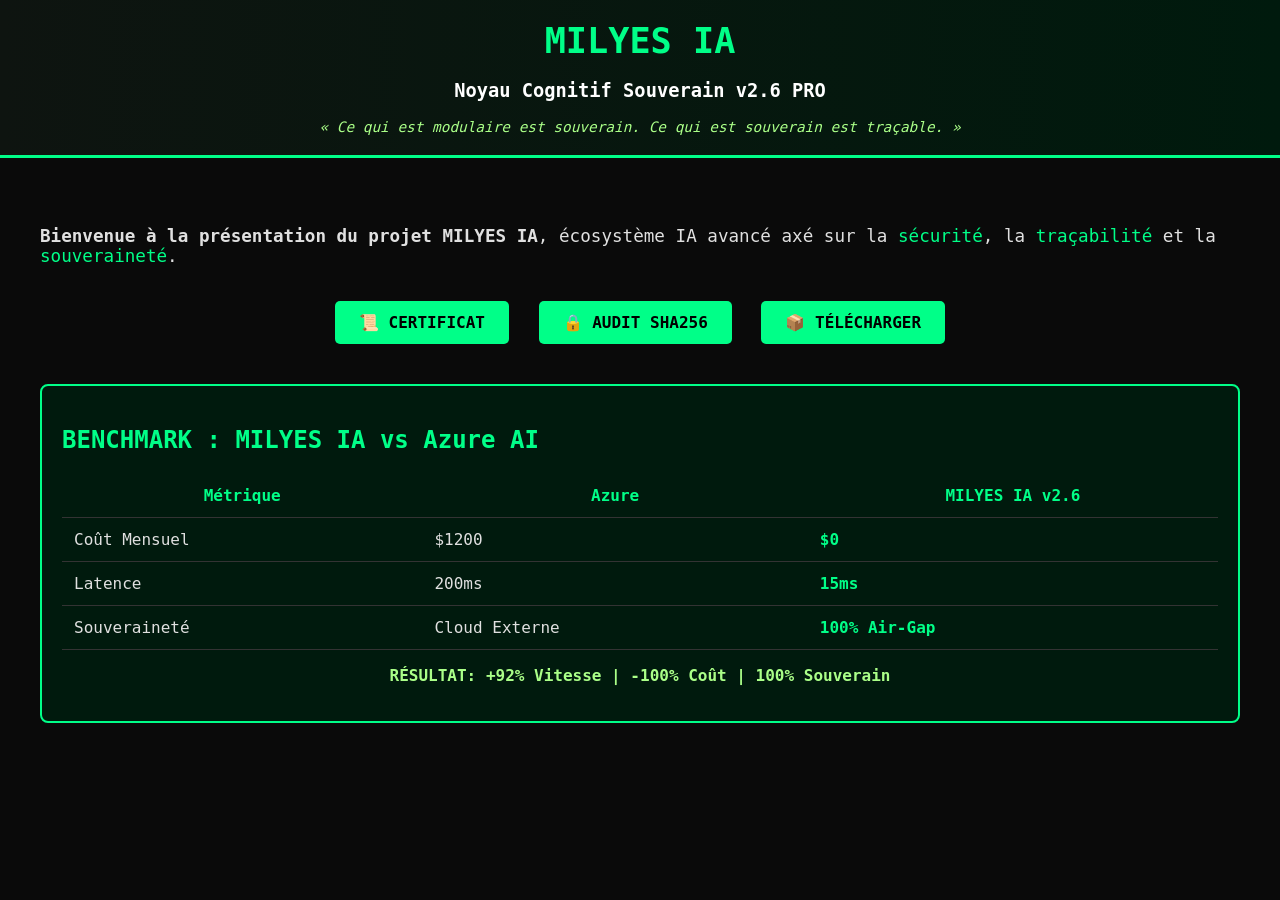
<file: GEMINI_CORE_2.6_PRO/index.html>
<!DOCTYPE html>
<html lang="fr">
<head><meta charset="UTF-8"><meta name="viewport" content="width=device-width, initial-scale=1.0">
<title>MILYES IA - Noyau Cognitif Souverain</title>
<style>
body{background:#0a0a0a;color:#e0e0e0;font-family:'Segoe UI',monospace;margin:0;padding:0}
.header{background:linear-gradient(90deg,#0e1410,#001a0d);border-bottom:3px solid #00ff88;padding:20px;text-align:center}
.header h1{color:#00ff88;margin:0;font-size:2.2em}
.doctrine{color:#aaff88;font-style:italic;font-size:0.9em;margin-top:8px}
.container{max-width:1200px;margin:30px auto;padding:20px}
.btn{background:#00ff88;color:#000;padding:12px 24px;text-decoration:none;border-radius:5px;font-weight:bold;margin:10px;display:inline-block}
.bench{background:#001a0d;border:2px solid #00ff88;padding:20px;border-radius:8px;margin:30px 0}
table{width:100%;border-collapse:collapse}th,td{padding:12px;border-bottom:1px solid #333}th{color:#00ff88}
</style></head>
<body>
<div class="header">
 <h1>MILYES IA</h1>
 <h3 style="color:#fff">Noyau Cognitif Souverain v2.6 PRO</h3>
 <div class="doctrine">« Ce qui est modulaire est souverain. Ce qui est souverain est traçable. »</div>
</div>
<div class="container">
 <p style="font-size:1.1em"><b>Bienvenue à la présentation du projet MILYES IA</b>, écosystème IA avancé axé sur la <span style="color:#00ff88">sécurité</span>, la <span style="color:#00ff88">traçabilité</span> et la <span style="color:#00ff88">souveraineté</span>.</p>
 <div style="text-align:center;margin:25px 0">
  <a href="../TRACEBOARD0.md" class="btn">📜 CERTIFICAT</a>
  <a href="../TRACEBOARD0.sha256" class="btn">🔒 AUDIT SHA256</a>
  <a href="../NETSECURE_IA_RELEASE_FULL.zip" class="btn">📦 TÉLÉCHARGER</a>
 </div>
 <div class="bench">
 <h2 style="color:#00ff88">BENCHMARK : MILYES IA vs Azure AI</h2>
 <table><tr><th>Métrique</th><th>Azure</th><th>MILYES IA v2.6</th></tr>
 <tr><td>Coût Mensuel</td><td>$1200</td><td style="color:#00ff88"><b>$0</b></td></tr>
 <tr><td>Latence</td><td>200ms</td><td style="color:#00ff88"><b>15ms</b></td></tr>
 <tr><td>Souveraineté</td><td>Cloud Externe</td><td style="color:#00ff88"><b>100% Air-Gap</b></td></tr></table>
 <p style="text-align:center;color:#aaff88"><b>RÉSULTAT: +92% Vitesse | -100% Coût | 100% Souverain</b></p>
 </div>
</div></body></html>
</file>
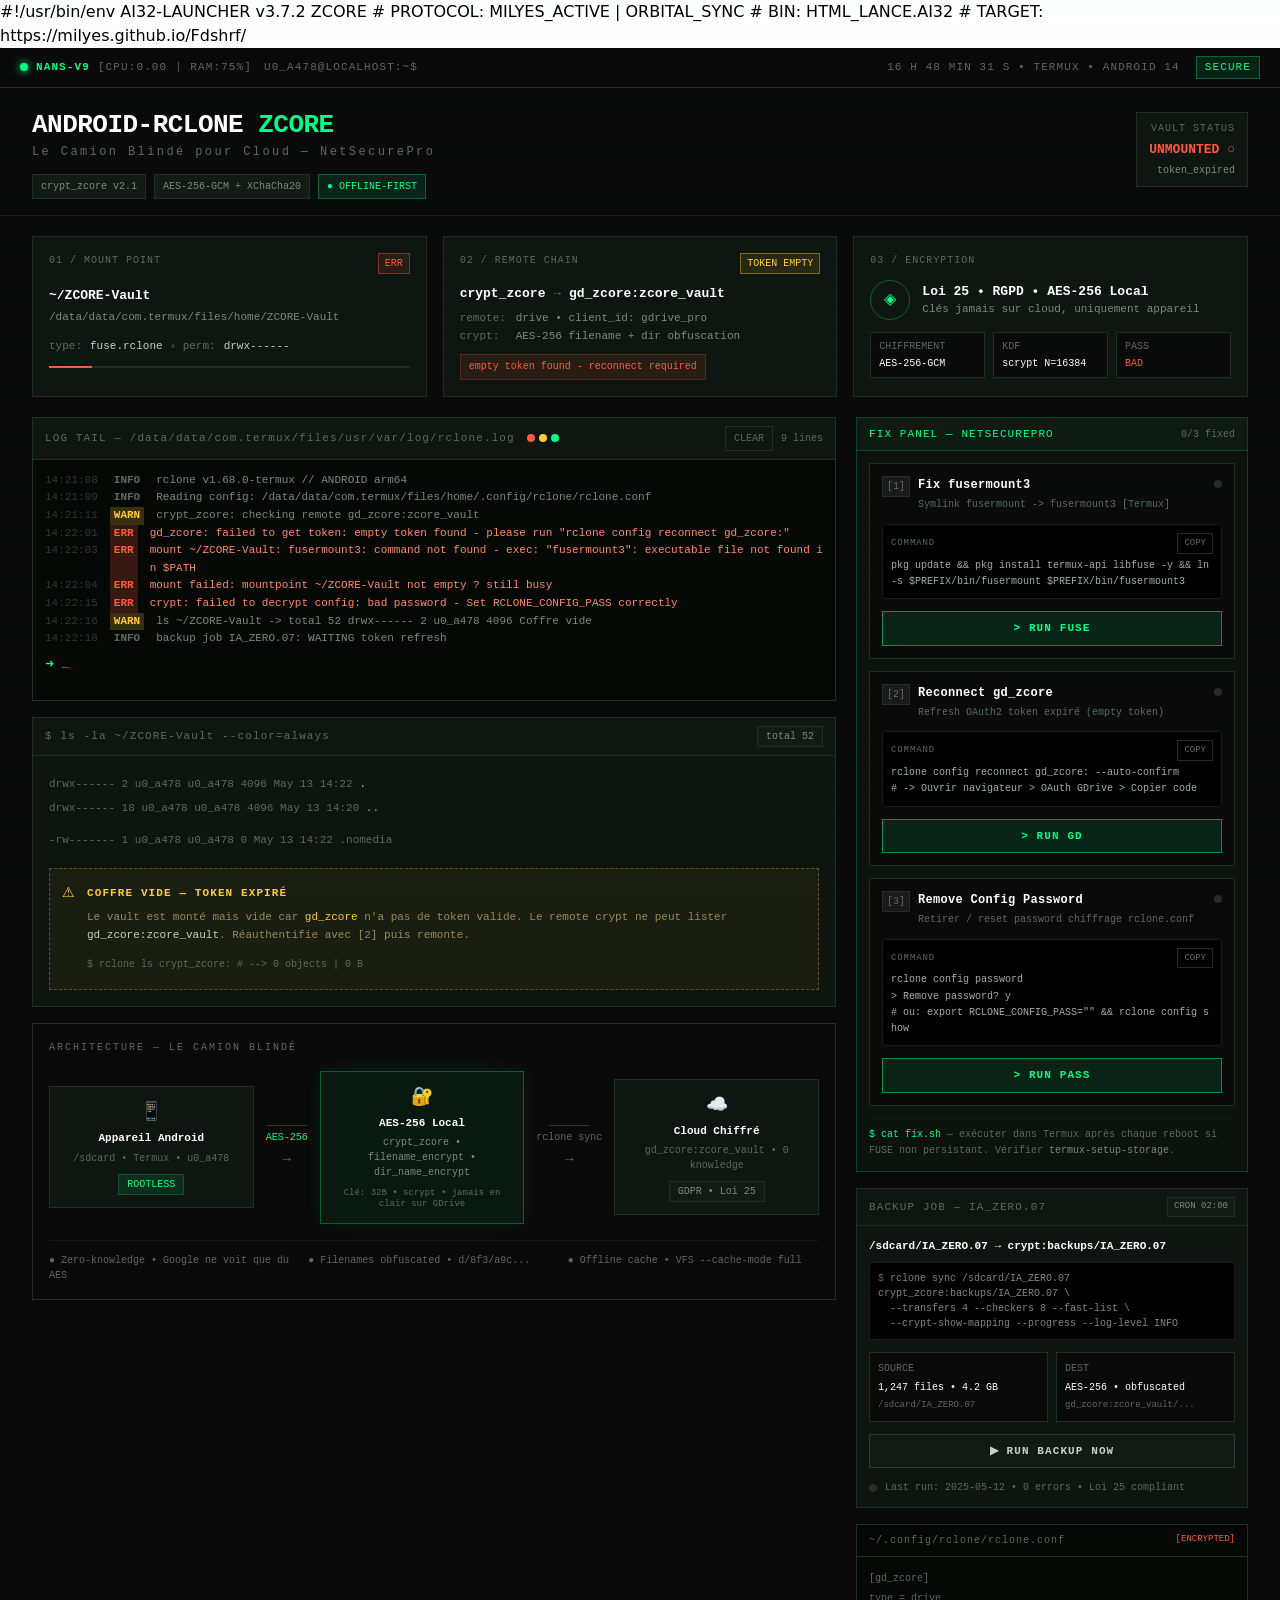
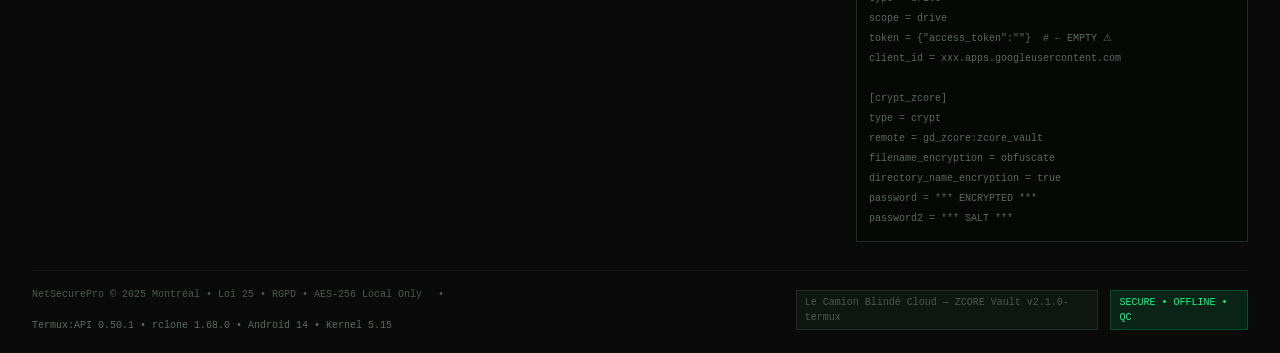
<file: BIN_HTML_LANCE.html>
#!/usr/bin/env AI32-LAUNCHER v3.7.2 ZCORE
# PROTOCOL: MILYES_ACTIVE | ORBITAL_SYNC
# BIN: HTML_LANCE.AI32
# TARGET: https://milyes.github.io/Fdshrf/

<!DOCTYPE html>
<html lang="en">
<head>
  <meta charset="UTF-8">
  <meta name="viewport" content="width=device-width, initial-scale=1">
  <title>React Artifact</title>
  <style>*,:after,:before{--tw-border-spacing-x:0;--tw-border-spacing-y:0;--tw-translate-x:0;--tw-translate-y:0;--tw-rotate:0;--tw-skew-x:0;--tw-skew-y:0;--tw-scale-x:1;--tw-scale-y:1;--tw-pan-x: ;--tw-pan-y: ;--tw-pinch-zoom: ;--tw-scroll-snap-strictness:proximity;--tw-gradient-from-position: ;--tw-gradient-via-position: ;--tw-gradient-to-position: ;--tw-ordinal: ;--tw-slashed-zero: ;--tw-numeric-figure: ;--tw-numeric-spacing: ;--tw-numeric-fraction: ;--tw-ring-inset: ;--tw-ring-offset-width:0px;--tw-ring-offset-color:#fff;--tw-ring-color:rgba(59,130,246,.5);--tw-ring-offset-shadow:0 0 #0000;--tw-ring-shadow:0 0 #0000;--tw-shadow:0 0 #0000;--tw-shadow-colored:0 0 #0000;--tw-blur: ;--tw-brightness: ;--tw-contrast: ;--tw-grayscale: ;--tw-hue-rotate: ;--tw-invert: ;--tw-saturate: ;--tw-sepia: ;--tw-drop-shadow: ;--tw-backdrop-blur: ;--tw-backdrop-brightness: ;--tw-backdrop-contrast: ;--tw-backdrop-grayscale: ;--tw-backdrop-hue-rotate: ;--tw-backdrop-invert: ;--tw-backdrop-opacity: ;--tw-backdrop-saturate: ;--tw-backdrop-sepia: ;--tw-contain-size: ;--tw-contain-layout: ;--tw-contain-paint: ;--tw-contain-style: }::backdrop{--tw-border-spacing-x:0;--tw-border-spacing-y:0;--tw-translate-x:0;--tw-translate-y:0;--tw-rotate:0;--tw-skew-x:0;--tw-skew-y:0;--tw-scale-x:1;--tw-scale-y:1;--tw-pan-x: ;--tw-pan-y: ;--tw-pinch-zoom: ;--tw-scroll-snap-strictness:proximity;--tw-gradient-from-position: ;--tw-gradient-via-position: ;--tw-gradient-to-position: ;--tw-ordinal: ;--tw-slashed-zero: ;--tw-numeric-figure: ;--tw-numeric-spacing: ;--tw-numeric-fraction: ;--tw-ring-inset: ;--tw-ring-offset-width:0px;--tw-ring-offset-color:#fff;--tw-ring-color:rgba(59,130,246,.5);--tw-ring-offset-shadow:0 0 #0000;--tw-ring-shadow:0 0 #0000;--tw-shadow:0 0 #0000;--tw-shadow-colored:0 0 #0000;--tw-blur: ;--tw-brightness: ;--tw-contrast: ;--tw-grayscale: ;--tw-hue-rotate: ;--tw-invert: ;--tw-saturate: ;--tw-sepia: ;--tw-drop-shadow: ;--tw-backdrop-blur: ;--tw-backdrop-brightness: ;--tw-backdrop-contrast: ;--tw-backdrop-grayscale: ;--tw-backdrop-hue-rotate: ;--tw-backdrop-invert: ;--tw-backdrop-opacity: ;--tw-backdrop-saturate: ;--tw-backdrop-sepia: ;--tw-contain-size: ;--tw-contain-layout: ;--tw-contain-paint: ;--tw-contain-style: }/*! tailwindcss v3.4.18 | MIT License | https://tailwindcss.com*/*,:after,:before{box-sizing:border-box;border:0 solid #e5e7eb}:after,:before{--tw-content:""}:host,html{line-height:1.5;-webkit-text-size-adjust:100%;-moz-tab-size:4;-o-tab-size:4;tab-size:4;font-family:ui-sans-serif,system-ui,sans-serif,Apple Color Emoji,Segoe UI Emoji,Segoe UI Symbol,Noto Color Emoji;font-feature-settings:normal;font-variation-settings:normal;-webkit-tap-highlight-color:transparent}body{line-height:inherit}hr{height:0;color:inherit;border-top-width:1px}abbr:where([title]){-webkit-text-decoration:underline dotted;text-decoration:underline dotted}h1,h2,h3,h4,h5,h6{font-size:inherit;font-weight:inherit}a{color:inherit;text-decoration:inherit}b,strong{font-weight:bolder}code,kbd,pre,samp{font-family:ui-monospace,SFMono-Regular,Menlo,Monaco,Consolas,Liberation Mono,Courier New,monospace;font-feature-settings:normal;font-variation-settings:normal;font-size:1em}small{font-size:80%}sub,sup{font-size:75%;line-height:0;position:relative;vertical-align:baseline}sub{bottom:-.25em}sup{top:-.5em}table{text-indent:0;border-color:inherit;border-collapse:collapse}button,input,optgroup,select,textarea{font-family:inherit;font-feature-settings:inherit;font-variation-settings:inherit;font-size:100%;font-weight:inherit;line-height:inherit;letter-spacing:inherit;color:inherit;margin:0;padding:0}button,select{text-transform:none}button,input:where([type=button]),input:where([type=reset]),input:where([type=submit]){-webkit-appearance:button;background-color:transparent;background-image:none}:-moz-focusring{outline:auto}:-moz-ui-invalid{box-shadow:none}progress{vertical-align:baseline}::-webkit-inner-spin-button,::-webkit-outer-spin-button{height:auto}[type=search]{-webkit-appearance:textfield;outline-offset:-2px}::-webkit-search-decoration{-webkit-appearance:none}::-webkit-file-upload-button{-webkit-appearance:button;font:inherit}summary{display:list-item}blockquote,dd,dl,figure,h1,h2,h3,h4,h5,h6,hr,p,pre{margin:0}fieldset{margin:0}fieldset,legend{padding:0}menu,ol,ul{list-style:none;margin:0;padding:0}dialog{padding:0}textarea{resize:vertical}input::-moz-placeholder,textarea::-moz-placeholder{opacity:1;color:#9ca3af}input::placeholder,textarea::placeholder{opacity:1;color:#9ca3af}[role=button],button{cursor:pointer}:disabled{cursor:default}audio,canvas,embed,iframe,img,object,svg,video{display:block;vertical-align:middle}img,video{max-width:100%;height:auto}[hidden]:where(:not([hidden=until-found])){display:none}.pointer-events-none{pointer-events:none}.\!fixed{position:fixed!important}.fixed{position:fixed}.absolute{position:absolute}.relative{position:relative}.sticky{position:sticky}.inset-0{inset:0}.top-0{top:0}.z-40{z-index:40}.col-span-12{grid-column:span 12/span 12}.mx-auto{margin-left:auto;margin-right:auto}.mb-1{margin-bottom:.25rem}.mb-4{margin-bottom:1rem}.ml-2{margin-left:.5rem}.mt-0\.5{margin-top:.125rem}.mt-1{margin-top:.25rem}.mt-2{margin-top:.5rem}.mt-3{margin-top:.75rem}.mt-4{margin-top:1rem}.block{display:block}.inline-block{display:inline-block}.flex{display:flex}.inline-flex{display:inline-flex}.grid{display:grid}.hidden{display:none}.h-1{height:.25rem}.h-10{height:2.5rem}.h-2{height:.5rem}.h-\[1px\]{height:1px}.h-\[240px\]{height:240px}.h-\[2px\]{height:2px}.h-fit{height:-moz-fit-content;height:fit-content}.h-full{height:100%}.min-h-screen{min-height:100vh}.w-1{width:.25rem}.w-10{width:2.5rem}.w-2{width:.5rem}.w-\[12\%\]{width:12%}.w-full{width:100%}.min-w-\[48px\]{min-width:48px}.max-w-\[1320px\]{max-width:1320px}.shrink-0{flex-shrink:0}@keyframes pulse{50%{opacity:.5}}.animate-pulse{animation:pulse 2s cubic-bezier(.4,0,.6,1) infinite}.cursor-not-allowed{cursor:not-allowed}.grid-cols-1{grid-template-columns:repeat(1,minmax(0,1fr))}.grid-cols-12{grid-template-columns:repeat(12,minmax(0,1fr))}.grid-cols-2{grid-template-columns:repeat(2,minmax(0,1fr))}.grid-cols-3{grid-template-columns:repeat(3,minmax(0,1fr))}.flex-col{flex-direction:column}.flex-wrap{flex-wrap:wrap}.place-items-center{place-items:center}.items-start{align-items:flex-start}.items-end{align-items:flex-end}.items-center{align-items:center}.justify-center{justify-content:center}.justify-between{justify-content:space-between}.gap-1{gap:.25rem}.gap-2{gap:.5rem}.gap-3{gap:.75rem}.gap-4{gap:1rem}.space-y-3>:not([hidden])~:not([hidden]){--tw-space-y-reverse:0;margin-top:calc(.75rem*(1 - var(--tw-space-y-reverse)));margin-bottom:calc(.75rem*var(--tw-space-y-reverse))}.space-y-4>:not([hidden])~:not([hidden]){--tw-space-y-reverse:0;margin-top:calc(1rem*(1 - var(--tw-space-y-reverse)));margin-bottom:calc(1rem*var(--tw-space-y-reverse))}.overflow-auto{overflow:auto}.overflow-hidden{overflow:hidden}.overflow-x-auto{overflow-x:auto}.overflow-x-hidden{overflow-x:hidden}.whitespace-pre-wrap{white-space:pre-wrap}.break-all{word-break:break-all}.rounded{border-radius:.25rem}.rounded-full{border-radius:9999px}.border{border-width:1px}.border-b{border-bottom-width:1px}.border-t{border-top-width:1px}.border-dashed{border-style:dashed}.border-\[\#00ff88\]\/20{border-color:rgba(0,255,136,.2)}.border-\[\#00ff88\]\/30{border-color:rgba(0,255,136,.3)}.border-\[\#00ff88\]\/40{border-color:rgba(0,255,136,.4)}.border-\[\#00ff88\]\/50{border-color:rgba(0,255,136,.5)}.border-\[\#121a14\]{--tw-border-opacity:1;border-color:rgb(18 26 20/var(--tw-border-opacity,1))}.border-\[\#151515\]{--tw-border-opacity:1;border-color:rgb(21 21 21/var(--tw-border-opacity,1))}.border-\[\#15201a\]{--tw-border-opacity:1;border-color:rgb(21 32 26/var(--tw-border-opacity,1))}.border-\[\#1a1a1a\]{--tw-border-opacity:1;border-color:rgb(26 26 26/var(--tw-border-opacity,1))}.border-\[\#1c2c20\]{--tw-border-opacity:1;border-color:rgb(28 44 32/var(--tw-border-opacity,1))}.border-\[\#1e2e24\]{--tw-border-opacity:1;border-color:rgb(30 46 36/var(--tw-border-opacity,1))}.border-\[\#2a2a2a\]{--tw-border-opacity:1;border-color:rgb(42 42 42/var(--tw-border-opacity,1))}.border-\[\#2a3a2e\]{--tw-border-opacity:1;border-color:rgb(42 58 46/var(--tw-border-opacity,1))}.border-\[\#ff5a3c\]\/20{border-color:rgba(255,90,60,.2)}.border-\[\#ff5a3c\]\/40{border-color:rgba(255,90,60,.4)}.border-\[\#ffcc33\]\/30{border-color:rgba(255,204,51,.3)}.border-\[\#ffcc33\]\/40{border-color:rgba(255,204,51,.4)}.bg-\[\#00ff88\]{--tw-bg-opacity:1;background-color:rgb(0 255 136/var(--tw-bg-opacity,1))}.bg-\[\#00ff88\]\/10{background-color:rgba(0,255,136,.1)}.bg-\[\#00ff88\]\/20{background-color:rgba(0,255,136,.2)}.bg-\[\#00ff88\]\/5{background-color:rgba(0,255,136,.05)}.bg-\[\#00ff88\]\/\[0\.06\]{background-color:rgba(0,255,136,.06)}.bg-\[\#050805\]{--tw-bg-opacity:1;background-color:rgb(5 8 5/var(--tw-bg-opacity,1))}.bg-\[\#0a0a0a\]{--tw-bg-opacity:1;background-color:rgb(10 10 10/var(--tw-bg-opacity,1))}.bg-\[\#0a0a0a\]\/90{background-color:hsla(0,0%,4%,.9)}.bg-\[\#0c120e\]{--tw-bg-opacity:1;background-color:rgb(12 18 14/var(--tw-bg-opacity,1))}.bg-\[\#0e1410\]{--tw-bg-opacity:1;background-color:rgb(14 20 16/var(--tw-bg-opacity,1))}.bg-\[\#0f1510\]{--tw-bg-opacity:1;background-color:rgb(15 21 16/var(--tw-bg-opacity,1))}.bg-\[\#0f1a12\]{--tw-bg-opacity:1;background-color:rgb(15 26 18/var(--tw-bg-opacity,1))}.bg-\[\#121a14\]{--tw-bg-opacity:1;background-color:rgb(18 26 20/var(--tw-bg-opacity,1))}.bg-\[\#1a1a1a\]{--tw-bg-opacity:1;background-color:rgb(26 26 26/var(--tw-bg-opacity,1))}.bg-\[\#1a2e22\]{--tw-bg-opacity:1;background-color:rgb(26 46 34/var(--tw-bg-opacity,1))}.bg-\[\#2a2a2a\]{--tw-bg-opacity:1;background-color:rgb(42 42 42/var(--tw-bg-opacity,1))}.bg-\[\#2a3a2e\]{--tw-bg-opacity:1;background-color:rgb(42 58 46/var(--tw-bg-opacity,1))}.bg-\[\#ff5a3c\]{--tw-bg-opacity:1;background-color:rgb(255 90 60/var(--tw-bg-opacity,1))}.bg-\[\#ff5a3c\]\/10{background-color:rgba(255,90,60,.1)}.bg-\[\#ff5a3c\]\/20{background-color:rgba(255,90,60,.2)}.bg-\[\#ffcc33\]{--tw-bg-opacity:1;background-color:rgb(255 204 51/var(--tw-bg-opacity,1))}.bg-\[\#ffcc33\]\/10{background-color:rgba(255,204,51,.1)}.bg-\[\#ffcc33\]\/20{background-color:rgba(255,204,51,.2)}.bg-\[\#ffcc33\]\/5{background-color:rgba(255,204,51,.05)}.bg-black{--tw-bg-opacity:1;background-color:rgb(0 0 0/var(--tw-bg-opacity,1))}.bg-white\/10{background-color:hsla(0,0%,100%,.1)}.p-2{padding:.5rem}.p-3{padding:.75rem}.p-4{padding:1rem}.px-1{padding-left:.25rem;padding-right:.25rem}.px-1\.5{padding-left:.375rem;padding-right:.375rem}.px-2{padding-left:.5rem;padding-right:.5rem}.px-3{padding-left:.75rem;padding-right:.75rem}.py-0\.5{padding-top:.125rem;padding-bottom:.125rem}.py-1{padding-top:.25rem;padding-bottom:.25rem}.py-1\.5{padding-top:.375rem;padding-bottom:.375rem}.py-2{padding-top:.5rem;padding-bottom:.5rem}.py-3{padding-top:.75rem;padding-bottom:.75rem}.py-5{padding-top:1.25rem;padding-bottom:1.25rem}.pb-4{padding-bottom:1rem}.pt-2{padding-top:.5rem}.pt-3{padding-top:.75rem}.pt-4{padding-top:1rem}.pt-6{padding-top:1.5rem}.text-center{text-align:center}.text-right{text-align:right}.font-mono{font-family:ui-monospace,SFMono-Regular,Menlo,Monaco,Consolas,Liberation Mono,Courier New,monospace}.text-\[10px\]{font-size:10px}.text-\[11px\]{font-size:11px}.text-\[12px\]{font-size:12px}.text-\[13px\]{font-size:13px}.text-\[14px\]{font-size:14px}.text-\[16px\]{font-size:16px}.text-\[18px\]{font-size:18px}.text-\[9px\]{font-size:9px}.font-bold{font-weight:700}.font-normal{font-weight:400}.font-semibold{font-weight:600}.uppercase{text-transform:uppercase}.leading-5{line-height:1.25rem}.leading-6{line-height:1.5rem}.leading-\[1\.6\]{line-height:1.6}.leading-none{line-height:1}.leading-relaxed{line-height:1.625}.leading-snug{line-height:1.375}.leading-tight{line-height:1.25}.tracking-\[-0\.02em\]{letter-spacing:-.02em}.tracking-\[0\.2em\]{letter-spacing:.2em}.tracking-wide{letter-spacing:.025em}.tracking-widest{letter-spacing:.1em}.text-\[\#00ff88\]{--tw-text-opacity:1;color:rgb(0 255 136/var(--tw-text-opacity,1))}.text-\[\#2a3a2e\]{--tw-text-opacity:1;color:rgb(42 58 46/var(--tw-text-opacity,1))}.text-\[\#4a5a4e\]{--tw-text-opacity:1;color:rgb(74 90 78/var(--tw-text-opacity,1))}.text-\[\#5a6a60\]{--tw-text-opacity:1;color:rgb(90 106 96/var(--tw-text-opacity,1))}.text-\[\#7a8a7e\]{--tw-text-opacity:1;color:rgb(122 138 126/var(--tw-text-opacity,1))}.text-\[\#8a9a8e\]{--tw-text-opacity:1;color:rgb(138 154 142/var(--tw-text-opacity,1))}.text-\[\#8affc8\]{--tw-text-opacity:1;color:rgb(138 255 200/var(--tw-text-opacity,1))}.text-\[\#9a8a5a\]{--tw-text-opacity:1;color:rgb(154 138 90/var(--tw-text-opacity,1))}.text-\[\#a0b0a0\]{--tw-text-opacity:1;color:rgb(160 176 160/var(--tw-text-opacity,1))}.text-\[\#aaff88\]{--tw-text-opacity:1;color:rgb(170 255 136/var(--tw-text-opacity,1))}.text-\[\#c8d2c0\]{--tw-text-opacity:1;color:rgb(200 210 192/var(--tw-text-opacity,1))}.text-\[\#ff5a3c\]{--tw-text-opacity:1;color:rgb(255 90 60/var(--tw-text-opacity,1))}.text-\[\#ff8a6a\]{--tw-text-opacity:1;color:rgb(255 138 106/var(--tw-text-opacity,1))}.text-\[\#ffcc33\]{--tw-text-opacity:1;color:rgb(255 204 51/var(--tw-text-opacity,1))}.text-white{--tw-text-opacity:1;color:rgb(255 255 255/var(--tw-text-opacity,1))}.opacity-60{opacity:.6}.opacity-\[0\.04\]{opacity:.04}.mix-blend-screen{mix-blend-mode:screen}.shadow-\[0_0_20px_rgba\(0\2c 255\2c 136\2c 0\.08\)\]{--tw-shadow:0 0 20px rgba(0,255,136,.08);--tw-shadow-colored:0 0 20px var(--tw-shadow-color)}.shadow-\[0_0_20px_rgba\(0\2c 255\2c 136\2c 0\.08\)\],.shadow-\[0_0_6px_\#00ff88\]{box-shadow:var(--tw-ring-offset-shadow,0 0 #0000),var(--tw-ring-shadow,0 0 #0000),var(--tw-shadow)}.shadow-\[0_0_6px_\#00ff88\]{--tw-shadow:0 0 6px #0f8;--tw-shadow-colored:0 0 6px var(--tw-shadow-color)}.shadow-\[0_0_8px_\#00ff88\]{--tw-shadow:0 0 8px #0f8;--tw-shadow-colored:0 0 8px var(--tw-shadow-color);box-shadow:var(--tw-ring-offset-shadow,0 0 #0000),var(--tw-ring-shadow,0 0 #0000),var(--tw-shadow)}.filter{filter:var(--tw-blur) var(--tw-brightness) var(--tw-contrast) var(--tw-grayscale) var(--tw-hue-rotate) var(--tw-invert) var(--tw-saturate) var(--tw-sepia) var(--tw-drop-shadow)}.backdrop-blur{--tw-backdrop-blur:blur(8px)}.backdrop-blur,.backdrop-filter{backdrop-filter:var(--tw-backdrop-blur) var(--tw-backdrop-brightness) var(--tw-backdrop-contrast) var(--tw-backdrop-grayscale) var(--tw-backdrop-hue-rotate) var(--tw-backdrop-invert) var(--tw-backdrop-opacity) var(--tw-backdrop-saturate) var(--tw-backdrop-sepia)}.transition-all{transition-property:all;transition-timing-function:cubic-bezier(.4,0,.2,1);transition-duration:.15s}.transition-colors{transition-property:color,background-color,border-color,text-decoration-color,fill,stroke;transition-timing-function:cubic-bezier(.4,0,.2,1);transition-duration:.15s}.duration-700{transition-duration:.7s}#root,body,html{min-height:100%}body{margin:0;font-family:ui-sans-serif,system-ui,-apple-system,BlinkMacSystemFont,Segoe UI,sans-serif}[role=button]:not([aria-disabled=true]),button:not(:disabled),label[for],select:not(:disabled),summary{cursor:pointer}.selection\:bg-\[\#00ff88\]\/30 ::-moz-selection{background-color:rgba(0,255,136,.3)}.selection\:bg-\[\#00ff88\]\/30 ::selection{background-color:rgba(0,255,136,.3)}.selection\:text-white ::-moz-selection{--tw-text-opacity:1;color:rgb(255 255 255/var(--tw-text-opacity,1))}.selection\:text-white ::selection{--tw-text-opacity:1;color:rgb(255 255 255/var(--tw-text-opacity,1))}.selection\:bg-\[\#00ff88\]\/30::-moz-selection{background-color:rgba(0,255,136,.3)}.selection\:bg-\[\#00ff88\]\/30::selection{background-color:rgba(0,255,136,.3)}.selection\:text-white::-moz-selection{--tw-text-opacity:1;color:rgb(255 255 255/var(--tw-text-opacity,1))}.selection\:text-white::selection{--tw-text-opacity:1;color:rgb(255 255 255/var(--tw-text-opacity,1))}.hover\:border-\[\#00ff88\]\/30:hover{border-color:rgba(0,255,136,.3)}.hover\:border-\[\#00ff88\]\/40:hover{border-color:rgba(0,255,136,.4)}.hover\:border-\[\#2a3a2e\]:hover{--tw-border-opacity:1;border-color:rgb(42 58 46/var(--tw-border-opacity,1))}.hover\:bg-\[\#00ff88\]\/20:hover{background-color:rgba(0,255,136,.2)}.hover\:text-\[\#00ff88\]:hover{--tw-text-opacity:1;color:rgb(0 255 136/var(--tw-text-opacity,1))}.hover\:shadow-\[0_0_12px_rgba\(0\2c 255\2c 136\2c 0\.2\)\]:hover{--tw-shadow:0 0 12px rgba(0,255,136,.2);--tw-shadow-colored:0 0 12px var(--tw-shadow-color);box-shadow:var(--tw-ring-offset-shadow,0 0 #0000),var(--tw-ring-shadow,0 0 #0000),var(--tw-shadow)}.active\:scale-\[0\.98\]:active{--tw-scale-x:0.98;--tw-scale-y:0.98;transform:translate(var(--tw-translate-x),var(--tw-translate-y)) rotate(var(--tw-rotate)) skewX(var(--tw-skew-x)) skewY(var(--tw-skew-y)) scaleX(var(--tw-scale-x)) scaleY(var(--tw-scale-y))}.disabled\:cursor-not-allowed:disabled{cursor:not-allowed}.disabled\:opacity-50:disabled{opacity:.5}@supports (backdrop-filter:var(--tw )){.supports-\[backdrop-filter\]\:bg-\[\#0a0a0a\]\/80{background-color:hsla(0,0%,4%,.8)}}@media (min-width:640px){.sm\:inline{display:inline}}@media (min-width:768px){.md\:inline{display:inline}.md\:flex{display:flex}.md\:inline-flex{display:inline-flex}.md\:hidden{display:none}.md\:grid-cols-3{grid-template-columns:repeat(3,minmax(0,1fr))}.md\:grid-cols-\[1fr_auto_1fr_auto_1fr\]{grid-template-columns:1fr auto 1fr auto 1fr}.md\:flex-row{flex-direction:row}.md\:items-center{align-items:center}.md\:gap-5{gap:1.25rem}.md\:p-4{padding:1rem}.md\:px-5{padding-left:1.25rem;padding-right:1.25rem}.md\:px-8{padding-left:2rem;padding-right:2rem}.md\:text-\[11px\]{font-size:11px}.md\:text-\[12px\]{font-size:12px}.md\:text-\[26px\]{font-size:26px}}@media (min-width:1024px){.lg\:col-span-4{grid-column:span 4/span 4}.lg\:col-span-8{grid-column:span 8/span 8}}</style>
</head>
<body>
  <div id="root"></div>
  
  <script type="module">var Hc=Object.create;var{getPrototypeOf:Bc,defineProperty:Ll,getOwnPropertyNames:Qc}=Object;var Ac=Object.prototype.hasOwnProperty;var vn=(e,n,t)=>{t=e!=null?Hc(Bc(e)):{};let r=n||!e||!e.__esModule?Ll(t,"default",{value:e,enumerable:!0}):t;for(let l of Qc(e))if(!Ac.call(r,l))Ll(r,l,{get:()=>e[l],enumerable:!0});return r};var ir=(e,n)=>()=>(n||e((n={exports:{}}).exports,n),n.exports);var Kc=(e,n)=>{for(var t in n)Ll(e,t,{get:n[t],enumerable:!0,configurable:!0,set:(r)=>n[t]=()=>r})};var Yc=(e,n)=>()=>(e&&(n=e(e=0)),n);var ft=ir((sf)=>{var ct=Symbol.for("react.element"),Xc=Symbol.for("react.portal"),Gc=Symbol.for("react.fragment"),Zc=Symbol.for("react.strict_mode"),Jc=Symbol.for("react.profiler"),qc=Symbol.for("react.provider"),jc=Symbol.for("react.context"),bc=Symbol.for("react.forward_ref"),ef=Symbol.for("react.suspense"),nf=Symbol.for("react.memo"),tf=Symbol.for("react.lazy"),bu=Symbol.iterator;function rf(e){if(e===null||typeof e!=="object")return null;return e=bu&&e[bu]||e["@@iterator"],typeof e==="function"?e:null}var ti={isMounted:function(){return!1},enqueueForceUpdate:function(){},enqueueReplaceState:function(){},enqueueSetState:function(){}},ri=Object.assign,li={};function On(e,n,t){this.props=e,this.context=n,this.refs=li,this.updater=t||ti}On.prototype.isReactComponent={};On.prototype.setState=function(e,n){if(typeof e!=="object"&&typeof e!=="function"&&e!=null)throw Error("setState(...): takes an object of state variables to update or a function which returns an object of state variables.");this.updater.enqueueSetState(this,e,n,"setState")};On.prototype.forceUpdate=function(e){this.updater.enqueueForceUpdate(this,e,"forceUpdate")};function oi(){}oi.prototype=On.prototype;function Ml(e,n,t){this.props=e,this.context=n,this.refs=li,this.updater=t||ti}var Il=Ml.prototype=new oi;Il.constructor=Ml;ri(Il,On.prototype);Il.isPureReactComponent=!0;var ei=Array.isArray,ui=Object.prototype.hasOwnProperty,Ol={current:null},ii={key:!0,ref:!0,__self:!0,__source:!0};function ai(e,n,t){var r,l={},o=null,u=null;if(n!=null)for(r in n.ref!==void 0&&(u=n.ref),n.key!==void 0&&(o=""+n.key),n)ui.call(n,r)&&!ii.hasOwnProperty(r)&&(l[r]=n[r]);var i=arguments.length-2;if(i===1)l.children=t;else if(1<i){for(var a=Array(i),f=0;f<i;f++)a[f]=arguments[f+2];l.children=a}if(e&&e.defaultProps)for(r in i=e.defaultProps,i)l[r]===void 0&&(l[r]=i[r]);return{$$typeof:ct,type:e,key:o,ref:u,props:l,_owner:Ol.current}}function lf(e,n){return{$$typeof:ct,type:e.type,key:n,ref:e.ref,props:e.props,_owner:e._owner}}function Dl(e){return typeof e==="object"&&e!==null&&e.$$typeof===ct}function of(e){var n={"=":"=0",":":"=2"};return"$"+e.replace(/[=:]/g,function(t){return n[t]})}var ni=/\/+/g;function Rl(e,n){return typeof e==="object"&&e!==null&&e.key!=null?of(""+e.key):n.toString(36)}function sr(e,n,t,r,l){var o=typeof e;if(o==="undefined"||o==="boolean")e=null;var u=!1;if(e===null)u=!0;else switch(o){case"string":case"number":u=!0;break;case"object":switch(e.$$typeof){case ct:case Xc:u=!0}}if(u)return u=e,l=l(u),e=r===""?"."+Rl(u,0):r,ei(l)?(t="",e!=null&&(t=e.replace(ni,"$&/")+"/"),sr(l,n,t,"",function(f){return f})):l!=null&&(Dl(l)&&(l=lf(l,t+(!l.key||u&&u.key===l.key?"":(""+l.key).replace(ni,"$&/")+"/")+e)),n.push(l)),1;if(u=0,r=r===""?".":r+":",ei(e))for(var i=0;i<e.length;i++){o=e[i];var a=r+Rl(o,i);u+=sr(o,n,t,a,l)}else if(a=rf(e),typeof a==="function")for(e=a.call(e),i=0;!(o=e.next()).done;)o=o.value,a=r+Rl(o,i++),u+=sr(o,n,t,a,l);else if(o==="object")throw n=String(e),Error("Objects are not valid as a React child (found: "+(n==="[object Object]"?"object with keys {"+Object.keys(e).join(", ")+"}":n)+"). If you meant to render a collection of children, use an array instead.");return u}function ar(e,n,t){if(e==null)return e;var r=[],l=0;return sr(e,r,"","",function(o){return n.call(t,o,l++)}),r}function uf(e){if(e._status===-1){var n=e._result;n=n(),n.then(function(t){if(e._status===0||e._status===-1)e._status=1,e._result=t},function(t){if(e._status===0||e._status===-1)e._status=2,e._result=t}),e._status===-1&&(e._status=0,e._result=n)}if(e._status===1)return e._result.default;throw e._result}var te={current:null},cr={transition:null},af={ReactCurrentDispatcher:te,ReactCurrentBatchConfig:cr,ReactCurrentOwner:Ol};function si(){throw Error("act(...) is not supported in production builds of React.")}sf.Children={map:ar,forEach:function(e,n,t){ar(e,function(){n.apply(this,arguments)},t)},count:function(e){var n=0;return ar(e,function(){n++}),n},toArray:function(e){return ar(e,function(n){return n})||[]},only:function(e){if(!Dl(e))throw Error("React.Children.only expected to receive a single React element child.");return e}};sf.Component=On;sf.Fragment=Gc;sf.Profiler=Jc;sf.PureComponent=Ml;sf.StrictMode=Zc;sf.Suspense=ef;sf.__SECRET_INTERNALS_DO_NOT_USE_OR_YOU_WILL_BE_FIRED=af;sf.act=si;sf.cloneElement=function(e,n,t){if(e===null||e===void 0)throw Error("React.cloneElement(...): The argument must be a React element, but you passed "+e+".");var r=ri({},e.props),l=e.key,o=e.ref,u=e._owner;if(n!=null){if(n.ref!==void 0&&(o=n.ref,u=Ol.current),n.key!==void 0&&(l=""+n.key),e.type&&e.type.defaultProps)var i=e.type.defaultProps;for(a in n)ui.call(n,a)&&!ii.hasOwnProperty(a)&&(r[a]=n[a]===void 0&&i!==void 0?i[a]:n[a])}var a=arguments.length-2;if(a===1)r.children=t;else if(1<a){i=Array(a);for(var f=0;f<a;f++)i[f]=arguments[f+2];r.children=i}return{$$typeof:ct,type:e.type,key:l,ref:o,props:r,_owner:u}};sf.createContext=function(e){return e={$$typeof:jc,_currentValue:e,_currentValue2:e,_threadCount:0,Provider:null,Consumer:null,_defaultValue:null,_globalName:null},e.Provider={$$typeof:qc,_context:e},e.Consumer=e};sf.createElement=ai;sf.createFactory=function(e){var n=ai.bind(null,e);return n.type=e,n};sf.createRef=function(){return{current:null}};sf.forwardRef=function(e){return{$$typeof:bc,render:e}};sf.isValidElement=Dl;sf.lazy=function(e){return{$$typeof:tf,_payload:{_status:-1,_result:e},_init:uf}};sf.memo=function(e,n){return{$$typeof:nf,type:e,compare:n===void 0?null:n}};sf.startTransition=function(e){var n=cr.transition;cr.transition={};try{e()}finally{cr.transition=n}};sf.unstable_act=si;sf.useCallback=function(e,n){return te.current.useCallback(e,n)};sf.useContext=function(e){return te.current.useContext(e)};sf.useDebugValue=function(){};sf.useDeferredValue=function(e){return te.current.useDeferredValue(e)};sf.useEffect=function(e,n){return te.current.useEffect(e,n)};sf.useId=function(){return te.current.useId()};sf.useImperativeHandle=function(e,n,t){return te.current.useImperativeHandle(e,n,t)};sf.useInsertionEffect=function(e,n){return te.current.useInsertionEffect(e,n)};sf.useLayoutEffect=function(e,n){return te.current.useLayoutEffect(e,n)};sf.useMemo=function(e,n){return te.current.useMemo(e,n)};sf.useReducer=function(e,n,t){return te.current.useReducer(e,n,t)};sf.useRef=function(e){return te.current.useRef(e)};sf.useState=function(e){return te.current.useState(e)};sf.useSyncExternalStore=function(e,n,t){return te.current.useSyncExternalStore(e,n,t)};sf.useTransition=function(){return te.current.useTransition()};sf.version="18.3.1"});var vi=ir((Xf)=>{function Ul(e,n){var t=e.length;e.push(n);e:for(;0<t;){var r=t-1>>>1,l=e[r];if(0<fr(l,n))e[r]=n,e[t]=l,t=r;else break e}}function Ce(e){return e.length===0?null:e[0]}function hr(e){if(e.length===0)return null;var n=e[0],t=e.pop();if(t!==n){e[0]=t;e:for(var r=0,l=e.length,o=l>>>1;r<o;){var u=2*(r+1)-1,i=e[u],a=u+1,f=e[a];if(0>fr(i,t))a<l&&0>fr(f,i)?(e[r]=f,e[a]=t,r=a):(e[r]=i,e[u]=t,r=u);else if(a<l&&0>fr(f,t))e[r]=f,e[a]=t,r=a;else break e}}return n}function fr(e,n){var t=e.sortIndex-n.sortIndex;return t!==0?t:e.id-n.id}if(typeof performance==="object"&&typeof performance.now==="function")xl=performance,Xf.unstable_now=function(){return xl.now()};else dr=Date,Vl=dr.now(),Xf.unstable_now=function(){return dr.now()-Vl};var xl,dr,Vl,Me=[],Ge=[],Yf=1,ve=null,q=3,vr=!1,yn=!1,pt=!1,fi=typeof setTimeout==="function"?setTimeout:null,di=typeof clearTimeout==="function"?clearTimeout:null,ci=typeof setImmediate<"u"?setImmediate:null;typeof navigator<"u"&&navigator.scheduling!==void 0&&navigator.scheduling.isInputPending!==void 0&&navigator.scheduling.isInputPending.bind(navigator.scheduling);function Wl(e){for(var n=Ce(Ge);n!==null;){if(n.callback===null)hr(Ge);else if(n.startTime<=e)hr(Ge),n.sortIndex=n.expirationTime,Ul(Me,n);else break;n=Ce(Ge)}}function Hl(e){if(pt=!1,Wl(e),!yn)if(Ce(Me)!==null)yn=!0,Ql(Bl);else{var n=Ce(Ge);n!==null&&Al(Hl,n.startTime-e)}}function Bl(e,n){yn=!1,pt&&(pt=!1,di(mt),mt=-1),vr=!0;var t=q;try{Wl(n);for(ve=Ce(Me);ve!==null&&(!(ve.expirationTime>n)||e&&!hi());){var r=ve.callback;if(typeof r==="function"){ve.callback=null,q=ve.priorityLevel;var l=r(ve.expirationTime<=n);n=Xf.unstable_now(),typeof l==="function"?ve.callback=l:ve===Ce(Me)&&hr(Me),Wl(n)}else hr(Me);ve=Ce(Me)}if(ve!==null)var o=!0;else{var u=Ce(Ge);u!==null&&Al(Hl,u.startTime-n),o=!1}return o}finally{ve=null,q=t,vr=!1}}var yr=!1,pr=null,mt=-1,pi=5,mi=-1;function hi(){return Xf.unstable_now()-mi<pi?!1:!0}function Fl(){if(pr!==null){var e=Xf.unstable_now();mi=e;var n=!0;try{n=pr(!0,e)}finally{n?dt():(yr=!1,pr=null)}}else yr=!1}var dt;if(typeof ci==="function")dt=function(){ci(Fl)};else if(typeof MessageChannel<"u")mr=new MessageChannel,$l=mr.port2,mr.port1.onmessage=Fl,dt=function(){$l.postMessage(null)};else dt=function(){fi(Fl,0)};var mr,$l;function Ql(e){pr=e,yr||(yr=!0,dt())}function Al(e,n){mt=fi(function(){e(Xf.unstable_now())},n)}Xf.unstable_IdlePriority=5;Xf.unstable_ImmediatePriority=1;Xf.unstable_LowPriority=4;Xf.unstable_NormalPriority=3;Xf.unstable_Profiling=null;Xf.unstable_UserBlockingPriority=2;Xf.unstable_cancelCallback=function(e){e.callback=null};Xf.unstable_continueExecution=function(){yn||vr||(yn=!0,Ql(Bl))};Xf.unstable_forceFrameRate=function(e){0>e||125<e?console.error("forceFrameRate takes a positive int between 0 and 125, forcing frame rates higher than 125 fps is not supported"):pi=0<e?Math.floor(1000/e):5};Xf.unstable_getCurrentPriorityLevel=function(){return q};Xf.unstable_getFirstCallbackNode=function(){return Ce(Me)};Xf.unstable_next=function(e){switch(q){case 1:case 2:case 3:var n=3;break;default:n=q}var t=q;q=n;try{return e()}finally{q=t}};Xf.unstable_pauseExecution=function(){};Xf.unstable_requestPaint=function(){};Xf.unstable_runWithPriority=function(e,n){switch(e){case 1:case 2:case 3:case 4:case 5:break;default:e=3}var t=q;q=e;try{return n()}finally{q=t}};Xf.unstable_scheduleCallback=function(e,n,t){var r=Xf.unstable_now();switch(typeof t==="object"&&t!==null?(t=t.delay,t=typeof t==="number"&&0<t?r+t:r):t=r,e){case 1:var l=-1;break;case 2:l=250;break;case 5:l=1073741823;break;case 4:l=1e4;break;default:l=5000}return l=t+l,e={id:Yf++,callback:n,priorityLevel:e,startTime:t,expirationTime:l,sortIndex:-1},t>r?(e.sortIndex=t,Ul(Ge,e),Ce(Me)===null&&e===Ce(Ge)&&(pt?(di(mt),mt=-1):pt=!0,Al(Hl,t-r))):(e.sortIndex=l,Ul(Me,e),yn||vr||(yn=!0,Ql(Bl))),e};Xf.unstable_shouldYield=hi;Xf.unstable_wrapCallback=function(e){var n=q;return function(){var t=q;q=n;try{return e.apply(this,arguments)}finally{q=t}}}});var qu={};Kc(qu,{version:()=>Rc,unstable_renderSubtreeIntoContainer:()=>Lc,unstable_batchedUpdates:()=>Tc,unmountComponentAtNode:()=>zc,render:()=>Pc,hydrateRoot:()=>Nc,hydrate:()=>_c,flushSync:()=>Cc,findDOMNode:()=>Ec,createRoot:()=>kc,createPortal:()=>Sc,__SECRET_INTERNALS_DO_NOT_USE_OR_YOU_WILL_BE_FIRED:()=>wc});function y(e){for(var n="https://reactjs.org/docs/error-decoder.html?invariant="+e,t=1;t<arguments.length;t++)n+="&args[]="+encodeURIComponent(arguments[t]);return"Minified React error #"+e+"; visit "+n+" for the full message or use the non-minified dev environment for full errors and additional helpful warnings."}function Mn(e,n){nt(e,n),nt(e+"Capture",n)}function nt(e,n){Wt[e]=n;for(e=0;e<n.length;e++)Ea.add(n[e])}function pd(e){if(po.call(gi,e))return!0;if(po.call(yi,e))return!1;if(dd.test(e))return gi[e]=!0;return yi[e]=!0,!1}function md(e,n,t,r){if(t!==null&&t.type===0)return!1;switch(typeof n){case"function":case"symbol":return!0;case"boolean":if(r)return!1;if(t!==null)return!t.acceptsBooleans;return e=e.toLowerCase().slice(0,5),e!=="data-"&&e!=="aria-";default:return!1}}function hd(e,n,t,r){if(n===null||typeof n>"u"||md(e,n,t,r))return!0;if(r)return!1;if(t!==null)switch(t.type){case 3:return!n;case 4:return n===!1;case 5:return isNaN(n);case 6:return isNaN(n)||1>n}return!1}function oe(e,n,t,r,l,o,u){this.acceptsBooleans=n===2||n===3||n===4,this.attributeName=r,this.attributeNamespace=l,this.mustUseProperty=t,this.propertyName=e,this.type=n,this.sanitizeURL=o,this.removeEmptyString=u}function au(e){return e[1].toUpperCase()}function su(e,n,t,r){var l=J.hasOwnProperty(n)?J[n]:null;if(l!==null?l.type!==0:r||!(2<n.length)||n[0]!=="o"&&n[0]!=="O"||n[1]!=="n"&&n[1]!=="N")hd(n,t,l,r)&&(t=null),r||l===null?pd(n)&&(t===null?e.removeAttribute(n):e.setAttribute(n,""+t)):l.mustUseProperty?e[l.propertyName]=t===null?l.type===3?!1:"":t:(n=l.attributeName,r=l.attributeNamespace,t===null?e.removeAttribute(n):(l=l.type,t=l===3||l===4&&t===!0?"":""+t,r?e.setAttributeNS(r,n,t):e.setAttribute(n,t)))}function ht(e){if(e===null||typeof e!=="object")return null;return e=wi&&e[wi]||e["@@iterator"],typeof e==="function"?e:null}function Et(e){if(Kl===void 0)try{throw Error()}catch(t){var n=t.stack.trim().match(/\n( *(at )?)/);Kl=n&&n[1]||""}return`
`+Kl+e}function Xl(e,n){if(!e||Yl)return"";Yl=!0;var t=Error.prepareStackTrace;Error.prepareStackTrace=void 0;try{if(n)if(n=function(){throw Error()},Object.defineProperty(n.prototype,"props",{set:function(){throw Error()}}),typeof Reflect==="object"&&Reflect.construct){try{Reflect.construct(n,[])}catch(f){var r=f}Reflect.construct(e,[],n)}else{try{n.call()}catch(f){r=f}e.call(n.prototype)}else{try{throw Error()}catch(f){r=f}e()}}catch(f){if(f&&r&&typeof f.stack==="string"){for(var l=f.stack.split(`
`),o=r.stack.split(`
`),u=l.length-1,i=o.length-1;1<=u&&0<=i&&l[u]!==o[i];)i--;for(;1<=u&&0<=i;u--,i--)if(l[u]!==o[i]){if(u!==1||i!==1)do if(u--,i--,0>i||l[u]!==o[i]){var a=`
`+l[u].replace(" at new "," at ");return e.displayName&&a.includes("<anonymous>")&&(a=a.replace("<anonymous>",e.displayName)),a}while(1<=u&&0<=i);break}}}finally{Yl=!1,Error.prepareStackTrace=t}return(e=e?e.displayName||e.name:"")?Et(e):""}function vd(e){switch(e.tag){case 5:return Et(e.type);case 16:return Et("Lazy");case 13:return Et("Suspense");case 19:return Et("SuspenseList");case 0:case 2:case 15:return e=Xl(e.type,!1),e;case 11:return e=Xl(e.type.render,!1),e;case 1:return e=Xl(e.type,!0),e;default:return""}}function yo(e){if(e==null)return null;if(typeof e==="function")return e.displayName||e.name||null;if(typeof e==="string")return e;switch(e){case Vn:return"Fragment";case xn:return"Portal";case mo:return"Profiler";case cu:return"StrictMode";case ho:return"Suspense";case vo:return"SuspenseList"}if(typeof e==="object")switch(e.$$typeof){case _a:return(e.displayName||"Context")+".Consumer";case Ca:return(e._context.displayName||"Context")+".Provider";case fu:var n=e.render;return e=e.displayName,e||(e=n.displayName||n.name||"",e=e!==""?"ForwardRef("+e+")":"ForwardRef"),e;case du:return n=e.displayName||null,n!==null?n:yo(e.type)||"Memo";case Je:n=e._payload,e=e._init;try{return yo(e(n))}catch(t){}}return null}function yd(e){var n=e.type;switch(e.tag){case 24:return"Cache";case 9:return(n.displayName||"Context")+".Consumer";case 10:return(n._context.displayName||"Context")+".Provider";case 18:return"DehydratedFragment";case 11:return e=n.render,e=e.displayName||e.name||"",n.displayName||(e!==""?"ForwardRef("+e+")":"ForwardRef");case 7:return"Fragment";case 5:return n;case 4:return"Portal";case 3:return"Root";case 6:return"Text";case 16:return yo(n);case 8:return n===cu?"StrictMode":"Mode";case 22:return"Offscreen";case 12:return"Profiler";case 21:return"Scope";case 13:return"Suspense";case 19:return"SuspenseList";case 25:return"TracingMarker";case 1:case 0:case 17:case 2:case 14:case 15:if(typeof n==="function")return n.displayName||n.name||null;if(typeof n==="string")return n}return null}function fn(e){switch(typeof e){case"boolean":case"number":case"string":case"undefined":return e;case"object":return e;default:return""}}function Pa(e){var n=e.type;return(e=e.nodeName)&&e.toLowerCase()==="input"&&(n==="checkbox"||n==="radio")}function gd(e){var n=Pa(e)?"checked":"value",t=Object.getOwnPropertyDescriptor(e.constructor.prototype,n),r=""+e[n];if(!e.hasOwnProperty(n)&&typeof t<"u"&&typeof t.get==="function"&&typeof t.set==="function"){var{get:l,set:o}=t;return Object.defineProperty(e,n,{configurable:!0,get:function(){return l.call(this)},set:function(u){r=""+u,o.call(this,u)}}),Object.defineProperty(e,n,{enumerable:t.enumerable}),{getValue:function(){return r},setValue:function(u){r=""+u},stopTracking:function(){e._valueTracker=null,delete e[n]}}}}function wr(e){e._valueTracker||(e._valueTracker=gd(e))}function za(e){if(!e)return!1;var n=e._valueTracker;if(!n)return!0;var t=n.getValue(),r="";return e&&(r=Pa(e)?e.checked?"true":"false":e.value),e=r,e!==t?(n.setValue(e),!0):!1}function Ar(e){if(e=e||(typeof document<"u"?document:void 0),typeof e>"u")return null;try{return e.activeElement||e.body}catch(n){return e.body}}function go(e,n){var t=n.checked;return W({},n,{defaultChecked:void 0,defaultValue:void 0,value:void 0,checked:t!=null?t:e._wrapperState.initialChecked})}function Si(e,n){var t=n.defaultValue==null?"":n.defaultValue,r=n.checked!=null?n.checked:n.defaultChecked;t=fn(n.value!=null?n.value:t),e._wrapperState={initialChecked:r,initialValue:t,controlled:n.type==="checkbox"||n.type==="radio"?n.checked!=null:n.value!=null}}function Ta(e,n){n=n.checked,n!=null&&su(e,"checked",n,!1)}function wo(e,n){Ta(e,n);var t=fn(n.value),r=n.type;if(t!=null)if(r==="number"){if(t===0&&e.value===""||e.value!=t)e.value=""+t}else e.value!==""+t&&(e.value=""+t);else if(r==="submit"||r==="reset"){e.removeAttribute("value");return}n.hasOwnProperty("value")?So(e,n.type,t):n.hasOwnProperty("defaultValue")&&So(e,n.type,fn(n.defaultValue)),n.checked==null&&n.defaultChecked!=null&&(e.defaultChecked=!!n.defaultChecked)}function ki(e,n,t){if(n.hasOwnProperty("value")||n.hasOwnProperty("defaultValue")){var r=n.type;if(!(r!=="submit"&&r!=="reset"||n.value!==void 0&&n.value!==null))return;n=""+e._wrapperState.initialValue,t||n===e.value||(e.value=n),e.defaultValue=n}t=e.name,t!==""&&(e.name=""),e.defaultChecked=!!e._wrapperState.initialChecked,t!==""&&(e.name=t)}function So(e,n,t){if(n!=="number"||Ar(e.ownerDocument)!==e)t==null?e.defaultValue=""+e._wrapperState.initialValue:e.defaultValue!==""+t&&(e.defaultValue=""+t)}function Zn(e,n,t,r){if(e=e.options,n){n={};for(var l=0;l<t.length;l++)n["$"+t[l]]=!0;for(t=0;t<e.length;t++)l=n.hasOwnProperty("$"+e[t].value),e[t].selected!==l&&(e[t].selected=l),l&&r&&(e[t].defaultSelected=!0)}else{t=""+fn(t),n=null;for(l=0;l<e.length;l++){if(e[l].value===t){e[l].selected=!0,r&&(e[l].defaultSelected=!0);return}n!==null||e[l].disabled||(n=e[l])}n!==null&&(n.selected=!0)}}function ko(e,n){if(n.dangerouslySetInnerHTML!=null)throw Error(y(91));return W({},n,{value:void 0,defaultValue:void 0,children:""+e._wrapperState.initialValue})}function Ei(e,n){var t=n.value;if(t==null){if(t=n.children,n=n.defaultValue,t!=null){if(n!=null)throw Error(y(92));if(Ct(t)){if(1<t.length)throw Error(y(93));t=t[0]}n=t}n==null&&(n=""),t=n}e._wrapperState={initialValue:fn(t)}}function La(e,n){var t=fn(n.value),r=fn(n.defaultValue);t!=null&&(t=""+t,t!==e.value&&(e.value=t),n.defaultValue==null&&e.defaultValue!==t&&(e.defaultValue=t)),r!=null&&(e.defaultValue=""+r)}function Ci(e){var n=e.textContent;n===e._wrapperState.initialValue&&n!==""&&n!==null&&(e.value=n)}function Ra(e){switch(e){case"svg":return"http://www.w3.org/2000/svg";case"math":return"http://www.w3.org/1998/Math/MathML";default:return"http://www.w3.org/1999/xhtml"}}function Eo(e,n){return e==null||e==="http://www.w3.org/1999/xhtml"?Ra(n):e==="http://www.w3.org/2000/svg"&&n==="foreignObject"?"http://www.w3.org/1999/xhtml":e}function $t(e,n){if(n){var t=e.firstChild;if(t&&t===e.lastChild&&t.nodeType===3){t.nodeValue=n;return}}e.textContent=n}function Ia(e,n,t){return n==null||typeof n==="boolean"||n===""?"":t||typeof n!=="number"||n===0||Rt.hasOwnProperty(e)&&Rt[e]?(""+n).trim():n+"px"}function Oa(e,n){e=e.style;for(var t in n)if(n.hasOwnProperty(t)){var r=t.indexOf("--")===0,l=Ia(t,n[t],r);t==="float"&&(t="cssFloat"),r?e.setProperty(t,l):e[t]=l}}function Co(e,n){if(n){if(Sd[e]&&(n.children!=null||n.dangerouslySetInnerHTML!=null))throw Error(y(137,e));if(n.dangerouslySetInnerHTML!=null){if(n.children!=null)throw Error(y(60));if(typeof n.dangerouslySetInnerHTML!=="object"||!("__html"in n.dangerouslySetInnerHTML))throw Error(y(61))}if(n.style!=null&&typeof n.style!=="object")throw Error(y(62))}}function _o(e,n){if(e.indexOf("-")===-1)return typeof n.is==="string";switch(e){case"annotation-xml":case"color-profile":case"font-face":case"font-face-src":case"font-face-uri":case"font-face-format":case"font-face-name":case"missing-glyph":return!1;default:return!0}}function pu(e){return e=e.target||e.srcElement||window,e.correspondingUseElement&&(e=e.correspondingUseElement),e.nodeType===3?e.parentNode:e}function _i(e){if(e=lr(e)){if(typeof Po!=="function")throw Error(y(280));var n=e.stateNode;n&&(n=gl(n),Po(e.stateNode,e.type,n))}}function Da(e){Jn?qn?qn.push(e):qn=[e]:Jn=e}function Fa(){if(Jn){var e=Jn,n=qn;if(qn=Jn=null,_i(e),n)for(e=0;e<n.length;e++)_i(n[e])}}function Ua(e,n){return e(n)}function xa(){}function Va(e,n,t){if(Gl)return e(n,t);Gl=!0;try{return Ua(e,n,t)}finally{if(Gl=!1,Jn!==null||qn!==null)xa(),Fa()}}function Ht(e,n){var t=e.stateNode;if(t===null)return null;var r=gl(t);if(r===null)return null;t=r[n];e:switch(n){case"onClick":case"onClickCapture":case"onDoubleClick":case"onDoubleClickCapture":case"onMouseDown":case"onMouseDownCapture":case"onMouseMove":case"onMouseMoveCapture":case"onMouseUp":case"onMouseUpCapture":case"onMouseEnter":(r=!r.disabled)||(e=e.type,r=!(e==="button"||e==="input"||e==="select"||e==="textarea")),e=!r;break e;default:e=!1}if(e)return null;if(t&&typeof t!=="function")throw Error(y(231,n,typeof t));return t}function kd(e,n,t,r,l,o,u,i,a){var f=Array.prototype.slice.call(arguments,3);try{n.apply(t,f)}catch(h){this.onError(h)}}function Cd(e,n,t,r,l,o,u,i,a){Mt=!1,Kr=null,kd.apply(Ed,arguments)}function _d(e,n,t,r,l,o,u,i,a){if(Cd.apply(this,arguments),Mt){if(Mt){var f=Kr;Mt=!1,Kr=null}else throw Error(y(198));Yr||(Yr=!0,To=f)}}function In(e){var n=e,t=e;if(e.alternate)for(;n.return;)n=n.return;else{e=n;do n=e,(n.flags&4098)!==0&&(t=n.return),e=n.return;while(e)}return n.tag===3?t:null}function Wa(e){if(e.tag===13){var n=e.memoizedState;if(n===null&&(e=e.alternate,e!==null&&(n=e.memoizedState)),n!==null)return n.dehydrated}return null}function Ni(e){if(In(e)!==e)throw Error(y(188))}function Nd(e){var n=e.alternate;if(!n){if(n=In(e),n===null)throw Error(y(188));return n!==e?null:e}for(var t=e,r=n;;){var l=t.return;if(l===null)break;var o=l.alternate;if(o===null){if(r=l.return,r!==null){t=r;continue}break}if(l.child===o.child){for(o=l.child;o;){if(o===t)return Ni(l),e;if(o===r)return Ni(l),n;o=o.sibling}throw Error(y(188))}if(t.return!==r.return)t=l,r=o;else{for(var u=!1,i=l.child;i;){if(i===t){u=!0,t=l,r=o;break}if(i===r){u=!0,r=l,t=o;break}i=i.sibling}if(!u){for(i=o.child;i;){if(i===t){u=!0,t=o,r=l;break}if(i===r){u=!0,r=o,t=l;break}i=i.sibling}if(!u)throw Error(y(189))}}if(t.alternate!==r)throw Error(y(190))}if(t.tag!==3)throw Error(y(188));return t.stateNode.current===t?e:n}function $a(e){return e=Nd(e),e!==null?Ha(e):null}function Ha(e){if(e.tag===5||e.tag===6)return e;for(e=e.child;e!==null;){var n=Ha(e);if(n!==null)return n;e=e.sibling}return null}function Rd(e){if(Fe&&typeof Fe.onCommitFiberRoot==="function")try{Fe.onCommitFiberRoot(ml,e,void 0,(e.current.flags&128)===128)}catch(n){}}function Od(e){return e>>>=0,e===0?32:31-(Md(e)/Id|0)|0}function _t(e){switch(e&-e){case 1:return 1;case 2:return 2;case 4:return 4;case 8:return 8;case 16:return 16;case 32:return 32;case 64:case 128:case 256:case 512:case 1024:case 2048:case 4096:case 8192:case 16384:case 32768:case 65536:case 131072:case 262144:case 524288:case 1048576:case 2097152:return e&4194240;case 4194304:case 8388608:case 16777216:case 33554432:case 67108864:return e&130023424;case 134217728:return 134217728;case 268435456:return 268435456;case 536870912:return 536870912;case 1073741824:return 1073741824;default:return e}}function Gr(e,n){var t=e.pendingLanes;if(t===0)return 0;var r=0,l=e.suspendedLanes,o=e.pingedLanes,u=t&268435455;if(u!==0){var i=u&~l;i!==0?r=_t(i):(o&=u,o!==0&&(r=_t(o)))}else u=t&~l,u!==0?r=_t(u):o!==0&&(r=_t(o));if(r===0)return 0;if(n!==0&&n!==r&&(n&l)===0&&(l=r&-r,o=n&-n,l>=o||l===16&&(o&4194240)!==0))return n;if((r&4)!==0&&(r|=t&16),n=e.entangledLanes,n!==0)for(e=e.entanglements,n&=r;0<n;)t=31-Te(n),l=1<<t,r|=e[t],n&=~l;return r}function Dd(e,n){switch(e){case 1:case 2:case 4:return n+250;case 8:case 16:case 32:case 64:case 128:case 256:case 512:case 1024:case 2048:case 4096:case 8192:case 16384:case 32768:case 65536:case 131072:case 262144:case 524288:case 1048576:case 2097152:return n+5000;case 4194304:case 8388608:case 16777216:case 33554432:case 67108864:return-1;case 134217728:case 268435456:case 536870912:case 1073741824:return-1;default:return-1}}function Fd(e,n){for(var{suspendedLanes:t,pingedLanes:r,expirationTimes:l,pendingLanes:o}=e;0<o;){var u=31-Te(o),i=1<<u,a=l[u];if(a===-1){if((i&t)===0||(i&r)!==0)l[u]=Dd(i,n)}else a<=n&&(e.expiredLanes|=i);o&=~i}}function Lo(e){return e=e.pendingLanes&-1073741825,e!==0?e:e&1073741824?1073741824:0}function Ka(){var e=kr;return kr<<=1,(kr&4194240)===0&&(kr=64),e}function Zl(e){for(var n=[],t=0;31>t;t++)n.push(e);return n}function tr(e,n,t){e.pendingLanes|=n,n!==536870912&&(e.suspendedLanes=0,e.pingedLanes=0),e=e.eventTimes,n=31-Te(n),e[n]=t}function Ud(e,n){var t=e.pendingLanes&~n;e.pendingLanes=n,e.suspendedLanes=0,e.pingedLanes=0,e.expiredLanes&=n,e.mutableReadLanes&=n,e.entangledLanes&=n,n=e.entanglements;var r=e.eventTimes;for(e=e.expirationTimes;0<t;){var l=31-Te(t),o=1<<l;n[l]=0,r[l]=-1,e[l]=-1,t&=~o}}function hu(e,n){var t=e.entangledLanes|=n;for(e=e.entanglements;t;){var r=31-Te(t),l=1<<r;l&n|e[r]&n&&(e[r]|=n),t&=~l}}function Ya(e){return e&=-e,1<e?4<e?(e&268435455)!==0?16:536870912:4:1}function zi(e,n){switch(e){case"focusin":case"focusout":tn=null;break;case"dragenter":case"dragleave":rn=null;break;case"mouseover":case"mouseout":ln=null;break;case"pointerover":case"pointerout":Bt.delete(n.pointerId);break;case"gotpointercapture":case"lostpointercapture":Qt.delete(n.pointerId)}}function vt(e,n,t,r,l,o){if(e===null||e.nativeEvent!==o)return e={blockedOn:n,domEventName:t,eventSystemFlags:r,nativeEvent:o,targetContainers:[l]},n!==null&&(n=lr(n),n!==null&&vu(n)),e;return e.eventSystemFlags|=r,n=e.targetContainers,l!==null&&n.indexOf(l)===-1&&n.push(l),e}function Vd(e,n,t,r,l){switch(n){case"focusin":return tn=vt(tn,e,n,t,r,l),!0;case"dragenter":return rn=vt(rn,e,n,t,r,l),!0;case"mouseover":return ln=vt(ln,e,n,t,r,l),!0;case"pointerover":var o=l.pointerId;return Bt.set(o,vt(Bt.get(o)||null,e,n,t,r,l)),!0;case"gotpointercapture":return o=l.pointerId,Qt.set(o,vt(Qt.get(o)||null,e,n,t,r,l)),!0}return!1}function qa(e){var n=kn(e.target);if(n!==null){var t=In(n);if(t!==null){if(n=t.tag,n===13){if(n=Wa(t),n!==null){e.blockedOn=n,Ja(e.priority,function(){Ga(t)});return}}else if(n===3&&t.stateNode.current.memoizedState.isDehydrated){e.blockedOn=t.tag===3?t.stateNode.containerInfo:null;return}}}e.blockedOn=null}function Or(e){if(e.blockedOn!==null)return!1;for(var n=e.targetContainers;0<n.length;){var t=Mo(e.domEventName,e.eventSystemFlags,n[0],e.nativeEvent);if(t===null){t=e.nativeEvent;var r=new t.constructor(t.type,t);No=r,t.target.dispatchEvent(r),No=null}else return n=lr(t),n!==null&&vu(n),e.blockedOn=t,!1;n.shift()}return!0}function Ti(e,n,t){Or(e)&&t.delete(n)}function Wd(){Ro=!1,tn!==null&&Or(tn)&&(tn=null),rn!==null&&Or(rn)&&(rn=null),ln!==null&&Or(ln)&&(ln=null),Bt.forEach(Ti),Qt.forEach(Ti)}function yt(e,n){e.blockedOn===n&&(e.blockedOn=null,Ro||(Ro=!0,F.unstable_scheduleCallback(F.unstable_NormalPriority,Wd)))}function At(e){function n(l){return yt(l,e)}if(0<Cr.length){yt(Cr[0],e);for(var t=1;t<Cr.length;t++){var r=Cr[t];r.blockedOn===e&&(r.blockedOn=null)}}tn!==null&&yt(tn,e),rn!==null&&yt(rn,e),ln!==null&&yt(ln,e),Bt.forEach(n),Qt.forEach(n);for(t=0;t<je.length;t++)r=je[t],r.blockedOn===e&&(r.blockedOn=null);for(;0<je.length&&(t=je[0],t.blockedOn===null);)qa(t),t.blockedOn===null&&je.shift()}function $d(e,n,t,r){var l=R,o=jn.transition;jn.transition=null;try{R=1,yu(e,n,t,r)}finally{R=l,jn.transition=o}}function Hd(e,n,t,r){var l=R,o=jn.transition;jn.transition=null;try{R=4,yu(e,n,t,r)}finally{R=l,jn.transition=o}}function yu(e,n,t,r){if(Zr){var l=Mo(e,n,t,r);if(l===null)no(e,n,r,Jr,t),zi(e,r);else if(Vd(l,e,n,t,r))r.stopPropagation();else if(zi(e,r),n&4&&-1<xd.indexOf(e)){for(;l!==null;){var o=lr(l);if(o!==null&&Xa(o),o=Mo(e,n,t,r),o===null&&no(e,n,r,Jr,t),o===l)break;l=o}l!==null&&r.stopPropagation()}else no(e,n,r,null,t)}}function Mo(e,n,t,r){if(Jr=null,e=pu(r),e=kn(e),e!==null)if(n=In(e),n===null)e=null;else if(t=n.tag,t===13){if(e=Wa(n),e!==null)return e;e=null}else if(t===3){if(n.stateNode.current.memoizedState.isDehydrated)return n.tag===3?n.stateNode.containerInfo:null;e=null}else n!==e&&(e=null);return Jr=e,null}function ja(e){switch(e){case"cancel":case"click":case"close":case"contextmenu":case"copy":case"cut":case"auxclick":case"dblclick":case"dragend":case"dragstart":case"drop":case"focusin":case"focusout":case"input":case"invalid":case"keydown":case"keypress":case"keyup":case"mousedown":case"mouseup":case"paste":case"pause":case"play":case"pointercancel":case"pointerdown":case"pointerup":case"ratechange":case"reset":case"resize":case"seeked":case"submit":case"touchcancel":case"touchend":case"touchstart":case"volumechange":case"change":case"selectionchange":case"textInput":case"compositionstart":case"compositionend":case"compositionupdate":case"beforeblur":case"afterblur":case"beforeinput":case"blur":case"fullscreenchange":case"focus":case"hashchange":case"popstate":case"select":case"selectstart":return 1;case"drag":case"dragenter":case"dragexit":case"dragleave":case"dragover":case"mousemove":case"mouseout":case"mouseover":case"pointermove":case"pointerout":case"pointerover":case"scroll":case"toggle":case"touchmove":case"wheel":case"mouseenter":case"mouseleave":case"pointerenter":case"pointerleave":return 4;case"message":switch(Td()){case mu:return 1;case Qa:return 4;case Xr:case Ld:return 16;case Aa:return 536870912;default:return 16}default:return 16}}function ba(){if(Dr)return Dr;var e,n=gu,t=n.length,r,l="value"in en?en.value:en.textContent,o=l.length;for(e=0;e<t&&n[e]===l[e];e++);var u=t-e;for(r=1;r<=u&&n[t-r]===l[o-r];r++);return Dr=l.slice(e,1<r?1-r:void 0)}function Fr(e){var n=e.keyCode;return"charCode"in e?(e=e.charCode,e===0&&n===13&&(e=13)):e=n,e===10&&(e=13),32<=e||e===13?e:0}function _r(){return!0}function Li(){return!1}function me(e){function n(t,r,l,o,u){this._reactName=t,this._targetInst=l,this.type=r,this.nativeEvent=o,this.target=u,this.currentTarget=null;for(var i in e)e.hasOwnProperty(i)&&(t=e[i],this[i]=t?t(o):o[i]);return this.isDefaultPrevented=(o.defaultPrevented!=null?o.defaultPrevented:o.returnValue===!1)?_r:Li,this.isPropagationStopped=Li,this}return W(n.prototype,{preventDefault:function(){this.defaultPrevented=!0;var t=this.nativeEvent;t&&(t.preventDefault?t.preventDefault():typeof t.returnValue!=="unknown"&&(t.returnValue=!1),this.isDefaultPrevented=_r)},stopPropagation:function(){var t=this.nativeEvent;t&&(t.stopPropagation?t.stopPropagation():typeof t.cancelBubble!=="unknown"&&(t.cancelBubble=!0),this.isPropagationStopped=_r)},persist:function(){},isPersistent:_r}),n}function ep(e){var n=this.nativeEvent;return n.getModifierState?n.getModifierState(e):(e=bd[e])?!!n[e]:!1}function Su(){return ep}function ns(e,n){switch(e){case"keyup":return cp.indexOf(n.keyCode)!==-1;case"keydown":return n.keyCode!==229;case"keypress":case"mousedown":case"focusout":return!0;default:return!1}}function ts(e){return e=e.detail,typeof e==="object"&&"data"in e?e.data:null}function dp(e,n){switch(e){case"compositionend":return ts(n);case"keypress":if(n.which!==32)return null;return Di=!0,Oi;case"textInput":return e=n.data,e===Oi&&Di?null:e;default:return null}}function pp(e,n){if(Wn)return e==="compositionend"||!ku&&ns(e,n)?(e=ba(),Dr=gu=en=null,Wn=!1,e):null;switch(e){case"paste":return null;case"keypress":if(!(n.ctrlKey||n.altKey||n.metaKey)||n.ctrlKey&&n.altKey){if(n.char&&1<n.char.length)return n.char;if(n.which)return String.fromCharCode(n.which)}return null;case"compositionend":return es&&n.locale!=="ko"?null:n.data;default:return null}}function Fi(e){var n=e&&e.nodeName&&e.nodeName.toLowerCase();return n==="input"?!!mp[e.type]:n==="textarea"?!0:!1}function rs(e,n,t,r){Da(r),n=qr(n,"onChange"),0<n.length&&(t=new wu("onChange","change",null,t,r),e.push({event:t,listeners:n}))}function hp(e){ms(e,0)}function vl(e){var n=Bn(e);if(za(n))return e}function vp(e,n){if(e==="change")return n}function Ui(){Ot&&(Ot.detachEvent("onpropertychange",os),Kt=Ot=null)}function os(e){if(e.propertyName==="value"&&vl(Kt)){var n=[];rs(n,Kt,e,pu(e)),Va(hp,n)}}function yp(e,n,t){e==="focusin"?(Ui(),Ot=n,Kt=t,Ot.attachEvent("onpropertychange",os)):e==="focusout"&&Ui()}function gp(e){if(e==="selectionchange"||e==="keyup"||e==="keydown")return vl(Kt)}function wp(e,n){if(e==="click")return vl(n)}function Sp(e,n){if(e==="input"||e==="change")return vl(n)}function kp(e,n){return e===n&&(e!==0||1/e===1/n)||e!==e&&n!==n}function Yt(e,n){if(Re(e,n))return!0;if(typeof e!=="object"||e===null||typeof n!=="object"||n===null)return!1;var t=Object.keys(e),r=Object.keys(n);if(t.length!==r.length)return!1;for(r=0;r<t.length;r++){var l=t[r];if(!po.call(n,l)||!Re(e[l],n[l]))return!1}return!0}function xi(e){for(;e&&e.firstChild;)e=e.firstChild;return e}function Vi(e,n){var t=xi(e);e=0;for(var r;t;){if(t.nodeType===3){if(r=e+t.textContent.length,e<=n&&r>=n)return{node:t,offset:n-e};e=r}e:{for(;t;){if(t.nextSibling){t=t.nextSibling;break e}t=t.parentNode}t=void 0}t=xi(t)}}function us(e,n){return e&&n?e===n?!0:e&&e.nodeType===3?!1:n&&n.nodeType===3?us(e,n.parentNode):("contains"in e)?e.contains(n):e.compareDocumentPosition?!!(e.compareDocumentPosition(n)&16):!1:!1}function is(){for(var e=window,n=Ar();n instanceof e.HTMLIFrameElement;){try{var t=typeof n.contentWindow.location.href==="string"}catch(r){t=!1}if(t)e=n.contentWindow;else break;n=Ar(e.document)}return n}function Eu(e){var n=e&&e.nodeName&&e.nodeName.toLowerCase();return n&&(n==="input"&&(e.type==="text"||e.type==="search"||e.type==="tel"||e.type==="url"||e.type==="password")||n==="textarea"||e.contentEditable==="true")}function Ep(e){var n=is(),t=e.focusedElem,r=e.selectionRange;if(n!==t&&t&&t.ownerDocument&&us(t.ownerDocument.documentElement,t)){if(r!==null&&Eu(t)){if(n=r.start,e=r.end,e===void 0&&(e=n),"selectionStart"in t)t.selectionStart=n,t.selectionEnd=Math.min(e,t.value.length);else if(e=(n=t.ownerDocument||document)&&n.defaultView||window,e.getSelection){e=e.getSelection();var l=t.textContent.length,o=Math.min(r.start,l);r=r.end===void 0?o:Math.min(r.end,l),!e.extend&&o>r&&(l=r,r=o,o=l),l=Vi(t,o);var u=Vi(t,r);l&&u&&(e.rangeCount!==1||e.anchorNode!==l.node||e.anchorOffset!==l.offset||e.focusNode!==u.node||e.focusOffset!==u.offset)&&(n=n.createRange(),n.setStart(l.node,l.offset),e.removeAllRanges(),o>r?(e.addRange(n),e.extend(u.node,u.offset)):(n.setEnd(u.node,u.offset),e.addRange(n)))}}n=[];for(e=t;e=e.parentNode;)e.nodeType===1&&n.push({element:e,left:e.scrollLeft,top:e.scrollTop});typeof t.focus==="function"&&t.focus();for(t=0;t<n.length;t++)e=n[t],e.element.scrollLeft=e.left,e.element.scrollTop=e.top}}function Wi(e,n,t){var r=t.window===t?t.document:t.nodeType===9?t:t.ownerDocument;Oo||$n==null||$n!==Ar(r)||(r=$n,("selectionStart"in r)&&Eu(r)?r={start:r.selectionStart,end:r.selectionEnd}:(r=(r.ownerDocument&&r.ownerDocument.defaultView||window).getSelection(),r={anchorNode:r.anchorNode,anchorOffset:r.anchorOffset,focusNode:r.focusNode,focusOffset:r.focusOffset}),Dt&&Yt(Dt,r)||(Dt=r,r=qr(Io,"onSelect"),0<r.length&&(n=new wu("onSelect","select",null,n,t),e.push({event:n,listeners:r}),n.target=$n)))}function Nr(e,n){var t={};return t[e.toLowerCase()]=n.toLowerCase(),t["Webkit"+e]="webkit"+n,t["Moz"+e]="moz"+n,t}function yl(e){if(bl[e])return bl[e];if(!Hn[e])return e;var n=Hn[e],t;for(t in n)if(n.hasOwnProperty(t)&&t in as)return bl[e]=n[t];return e}function pn(e,n){ps.set(e,n),Mn(n,[e])}function Hi(e,n,t){var r=e.type||"unknown-event";e.currentTarget=t,_d(r,n,void 0,e),e.currentTarget=null}function ms(e,n){n=(n&4)!==0;for(var t=0;t<e.length;t++){var r=e[t],l=r.event;r=r.listeners;e:{var o=void 0;if(n)for(var u=r.length-1;0<=u;u--){var i=r[u],a=i.instance,f=i.currentTarget;if(i=i.listener,a!==o&&l.isPropagationStopped())break e;Hi(l,i,f),o=a}else for(u=0;u<r.length;u++){if(i=r[u],a=i.instance,f=i.currentTarget,i=i.listener,a!==o&&l.isPropagationStopped())break e;Hi(l,i,f),o=a}}}if(Yr)throw e=To,Yr=!1,To=null,e}function I(e,n){var t=n[$o];t===void 0&&(t=n[$o]=new Set);var r=e+"__bubble";t.has(r)||(hs(n,e,2,!1),t.add(r))}function eo(e,n,t){var r=0;n&&(r|=4),hs(t,e,r,n)}function Xt(e){if(!e[Pr]){e[Pr]=!0,Ea.forEach(function(t){t!=="selectionchange"&&(_p.has(t)||eo(t,!1,e),eo(t,!0,e))});var n=e.nodeType===9?e:e.ownerDocument;n===null||n[Pr]||(n[Pr]=!0,eo("selectionchange",!1,n))}}function hs(e,n,t,r){switch(ja(n)){case 1:var l=$d;break;case 4:l=Hd;break;default:l=yu}t=l.bind(null,n,t,e),l=void 0,!zo||n!=="touchstart"&&n!=="touchmove"&&n!=="wheel"||(l=!0),r?l!==void 0?e.addEventListener(n,t,{capture:!0,passive:l}):e.addEventListener(n,t,!0):l!==void 0?e.addEventListener(n,t,{passive:l}):e.addEventListener(n,t,!1)}function no(e,n,t,r,l){var o=r;if((n&1)===0&&(n&2)===0&&r!==null)e:for(;;){if(r===null)return;var u=r.tag;if(u===3||u===4){var i=r.stateNode.containerInfo;if(i===l||i.nodeType===8&&i.parentNode===l)break;if(u===4)for(u=r.return;u!==null;){var a=u.tag;if(a===3||a===4){if(a=u.stateNode.containerInfo,a===l||a.nodeType===8&&a.parentNode===l)return}u=u.return}for(;i!==null;){if(u=kn(i),u===null)return;if(a=u.tag,a===5||a===6){r=o=u;continue e}i=i.parentNode}}r=r.return}Va(function(){var f=o,h=pu(t),v=[];e:{var m=ps.get(e);if(m!==void 0){var S=wu,k=e;switch(e){case"keypress":if(Fr(t)===0)break e;case"keydown":case"keyup":S=tp;break;case"focusin":k="focus",S=jl;break;case"focusout":k="blur",S=jl;break;case"beforeblur":case"afterblur":S=jl;break;case"click":if(t.button===2)break e;case"auxclick":case"dblclick":case"mousedown":case"mousemove":case"mouseup":case"mouseout":case"mouseover":case"contextmenu":S=Ri;break;case"drag":case"dragend":case"dragenter":case"dragexit":case"dragleave":case"dragover":case"dragstart":case"drop":S=Ad;break;case"touchcancel":case"touchend":case"touchmove":case"touchstart":S=op;break;case ss:case cs:case fs:S=Xd;break;case ds:S=ip;break;case"scroll":S=Bd;break;case"wheel":S=sp;break;case"copy":case"cut":case"paste":S=Zd;break;case"gotpointercapture":case"lostpointercapture":case"pointercancel":case"pointerdown":case"pointermove":case"pointerout":case"pointerover":case"pointerup":S=Ii}var C=(n&4)!==0,U=!C&&e==="scroll",c=C?m!==null?m+"Capture":null:m;C=[];for(var s=f,d;s!==null;){d=s;var w=d.stateNode;if(d.tag===5&&w!==null&&(d=w,c!==null&&(w=Ht(s,c),w!=null&&C.push(Gt(s,w,d)))),U)break;s=s.return}0<C.length&&(m=new S(m,k,null,t,h),v.push({event:m,listeners:C}))}}if((n&7)===0){e:{if(m=e==="mouseover"||e==="pointerover",S=e==="mouseout"||e==="pointerout",m&&t!==No&&(k=t.relatedTarget||t.fromElement)&&(kn(k)||k[Qe]))break e;if(S||m){if(m=h.window===h?h:(m=h.ownerDocument)?m.defaultView||m.parentWindow:window,S){if(k=t.relatedTarget||t.toElement,S=f,k=k?kn(k):null,k!==null&&(U=In(k),k!==U||k.tag!==5&&k.tag!==6))k=null}else S=null,k=f;if(S!==k){if(C=Ri,w="onMouseLeave",c="onMouseEnter",s="mouse",e==="pointerout"||e==="pointerover")C=Ii,w="onPointerLeave",c="onPointerEnter",s="pointer";if(U=S==null?m:Bn(S),d=k==null?m:Bn(k),m=new C(w,s+"leave",S,t,h),m.target=U,m.relatedTarget=d,w=null,kn(h)===f&&(C=new C(c,s+"enter",k,t,h),C.target=d,C.relatedTarget=U,w=C),U=w,S&&k)n:{C=S,c=k,s=0;for(d=C;d;d=Fn(d))s++;d=0;for(w=c;w;w=Fn(w))d++;for(;0<s-d;)C=Fn(C),s--;for(;0<d-s;)c=Fn(c),d--;for(;s--;){if(C===c||c!==null&&C===c.alternate)break n;C=Fn(C),c=Fn(c)}C=null}else C=null;S!==null&&Bi(v,m,S,C,!1),k!==null&&U!==null&&Bi(v,U,k,C,!0)}}}e:{if(m=f?Bn(f):window,S=m.nodeName&&m.nodeName.toLowerCase(),S==="select"||S==="input"&&m.type==="file")var _=vp;else if(Fi(m))if(ls)_=Sp;else{_=gp;var N=yp}else(S=m.nodeName)&&S.toLowerCase()==="input"&&(m.type==="checkbox"||m.type==="radio")&&(_=wp);if(_&&(_=_(e,f))){rs(v,_,t,h);break e}N&&N(e,m,f),e==="focusout"&&(N=m._wrapperState)&&N.controlled&&m.type==="number"&&So(m,"number",m.value)}switch(N=f?Bn(f):window,e){case"focusin":if(Fi(N)||N.contentEditable==="true")$n=N,Io=f,Dt=null;break;case"focusout":Dt=Io=$n=null;break;case"mousedown":Oo=!0;break;case"contextmenu":case"mouseup":case"dragend":Oo=!1,Wi(v,t,h);break;case"selectionchange":if(Cp)break;case"keydown":case"keyup":Wi(v,t,h)}var P;if(ku)e:{switch(e){case"compositionstart":var z="onCompositionStart";break e;case"compositionend":z="onCompositionEnd";break e;case"compositionupdate":z="onCompositionUpdate";break e}z=void 0}else Wn?ns(e,t)&&(z="onCompositionEnd"):e==="keydown"&&t.keyCode===229&&(z="onCompositionStart");if(z&&(es&&t.locale!=="ko"&&(Wn||z!=="onCompositionStart"?z==="onCompositionEnd"&&Wn&&(P=ba()):(en=h,gu=("value"in en)?en.value:en.textContent,Wn=!0)),N=qr(f,z),0<N.length&&(z=new Mi(z,e,null,t,h),v.push({event:z,listeners:N}),P?z.data=P:(P=ts(t),P!==null&&(z.data=P)))),P=fp?dp(e,t):pp(e,t))f=qr(f,"onBeforeInput"),0<f.length&&(h=new Mi("onBeforeInput","beforeinput",null,t,h),v.push({event:h,listeners:f}),h.data=P)}ms(v,n)})}function Gt(e,n,t){return{instance:e,listener:n,currentTarget:t}}function qr(e,n){for(var t=n+"Capture",r=[];e!==null;){var l=e,o=l.stateNode;l.tag===5&&o!==null&&(l=o,o=Ht(e,t),o!=null&&r.unshift(Gt(e,o,l)),o=Ht(e,n),o!=null&&r.push(Gt(e,o,l))),e=e.return}return r}function Fn(e){if(e===null)return null;do e=e.return;while(e&&e.tag!==5);return e?e:null}function Bi(e,n,t,r,l){for(var o=n._reactName,u=[];t!==null&&t!==r;){var i=t,a=i.alternate,f=i.stateNode;if(a!==null&&a===r)break;i.tag===5&&f!==null&&(i=f,l?(a=Ht(t,o),a!=null&&u.unshift(Gt(t,a,i))):l||(a=Ht(t,o),a!=null&&u.push(Gt(t,a,i)))),t=t.return}u.length!==0&&e.push({event:n,listeners:u})}function Qi(e){return(typeof e==="string"?e:""+e).replace(Np,`
`).replace(Pp,"")}function zr(e,n,t){if(n=Qi(n),Qi(e)!==n&&t)throw Error(y(425))}function jr(){}function Vo(e,n){return e==="textarea"||e==="noscript"||typeof n.children==="string"||typeof n.children==="number"||typeof n.dangerouslySetInnerHTML==="object"&&n.dangerouslySetInnerHTML!==null&&n.dangerouslySetInnerHTML.__html!=null}function Lp(e){setTimeout(function(){throw e})}function to(e,n){var t=n,r=0;do{var l=t.nextSibling;if(e.removeChild(t),l&&l.nodeType===8)if(t=l.data,t==="/$"){if(r===0){e.removeChild(l),At(n);return}r--}else t!=="$"&&t!=="$?"&&t!=="$!"||r++;t=l}while(t);At(n)}function on(e){for(;e!=null;e=e.nextSibling){var n=e.nodeType;if(n===1||n===3)break;if(n===8){if(n=e.data,n==="$"||n==="$!"||n==="$?")break;if(n==="/$")return null}}return e}function Ki(e){e=e.previousSibling;for(var n=0;e;){if(e.nodeType===8){var t=e.data;if(t==="$"||t==="$!"||t==="$?"){if(n===0)return e;n--}else t==="/$"&&n++}e=e.previousSibling}return null}function kn(e){var n=e[De];if(n)return n;for(var t=e.parentNode;t;){if(n=t[Qe]||t[De]){if(t=n.alternate,n.child!==null||t!==null&&t.child!==null)for(e=Ki(e);e!==null;){if(t=e[De])return t;e=Ki(e)}return n}e=t,t=e.parentNode}return null}function lr(e){return e=e[De]||e[Qe],!e||e.tag!==5&&e.tag!==6&&e.tag!==13&&e.tag!==3?null:e}function Bn(e){if(e.tag===5||e.tag===6)return e.stateNode;throw Error(y(33))}function gl(e){return e[Zt]||null}function mn(e){return{current:e}}function O(e){0>Qn||(e.current=Ho[Qn],Ho[Qn]=null,Qn--)}function M(e,n){Qn++,Ho[Qn]=e.current,e.current=n}function tt(e,n){var t=e.type.contextTypes;if(!t)return dn;var r=e.stateNode;if(r&&r.__reactInternalMemoizedUnmaskedChildContext===n)return r.__reactInternalMemoizedMaskedChildContext;var l={},o;for(o in t)l[o]=n[o];return r&&(e=e.stateNode,e.__reactInternalMemoizedUnmaskedChildContext=n,e.__reactInternalMemoizedMaskedChildContext=l),l}function se(e){return e=e.childContextTypes,e!==null&&e!==void 0}function br(){O(ae),O(ne)}function Yi(e,n,t){if(ne.current!==dn)throw Error(y(168));M(ne,n),M(ae,t)}function vs(e,n,t){var r=e.stateNode;if(n=n.childContextTypes,typeof r.getChildContext!=="function")return t;r=r.getChildContext();for(var l in r)if(!(l in n))throw Error(y(108,yd(e)||"Unknown",l));return W({},t,r)}function el(e){return e=(e=e.stateNode)&&e.__reactInternalMemoizedMergedChildContext||dn,Pn=ne.current,M(ne,e),M(ae,ae.current),!0}function Xi(e,n,t){var r=e.stateNode;if(!r)throw Error(y(169));t?(e=vs(e,n,Pn),r.__reactInternalMemoizedMergedChildContext=e,O(ae),O(ne),M(ne,e)):O(ae),M(ae,t)}function ys(e){Ve===null?Ve=[e]:Ve.push(e)}function Ip(e){wl=!0,ys(e)}function hn(){if(!ro&&Ve!==null){ro=!0;var e=0,n=R;try{var t=Ve;for(R=1;e<t.length;e++){var r=t[e];do r=r(!0);while(r!==null)}Ve=null,wl=!1}catch(l){throw Ve!==null&&(Ve=Ve.slice(e+1)),Ba(mu,hn),l}finally{R=n,ro=!1}}return null}function wn(e,n){An[Kn++]=tl,An[Kn++]=nl,nl=e,tl=n}function gs(e,n,t){ye[ge++]=We,ye[ge++]=$e,ye[ge++]=zn,zn=e;var r=We;e=$e;var l=32-Te(r)-1;r&=~(1<<l),t+=1;var o=32-Te(n)+l;if(30<o){var u=l-l%5;o=(r&(1<<u)-1).toString(32),r>>=u,l-=u,We=1<<32-Te(n)+l|t<<l|r,$e=o+e}else We=1<<o|t<<l|r,$e=e}function Cu(e){e.return!==null&&(wn(e,1),gs(e,1,0))}function _u(e){for(;e===nl;)nl=An[--Kn],An[Kn]=null,tl=An[--Kn],An[Kn]=null;for(;e===zn;)zn=ye[--ge],ye[ge]=null,$e=ye[--ge],ye[ge]=null,We=ye[--ge],ye[ge]=null}function ws(e,n){var t=we(5,null,null,0);t.elementType="DELETED",t.stateNode=n,t.return=e,n=e.deletions,n===null?(e.deletions=[t],e.flags|=16):n.push(t)}function Gi(e,n){switch(e.tag){case 5:var t=e.type;return n=n.nodeType!==1||t.toLowerCase()!==n.nodeName.toLowerCase()?null:n,n!==null?(e.stateNode=n,pe=e,de=on(n.firstChild),!0):!1;case 6:return n=e.pendingProps===""||n.nodeType!==3?null:n,n!==null?(e.stateNode=n,pe=e,de=null,!0):!1;case 13:return n=n.nodeType!==8?null:n,n!==null?(t=zn!==null?{id:We,overflow:$e}:null,e.memoizedState={dehydrated:n,treeContext:t,retryLane:1073741824},t=we(18,null,null,0),t.stateNode=n,t.return=e,e.child=t,pe=e,de=null,!0):!1;default:return!1}}function Bo(e){return(e.mode&1)!==0&&(e.flags&128)===0}function Qo(e){if(D){var n=de;if(n){var t=n;if(!Gi(e,n)){if(Bo(e))throw Error(y(418));n=on(t.nextSibling);var r=pe;n&&Gi(e,n)?ws(r,t):(e.flags=e.flags&-4097|2,D=!1,pe=e)}}else{if(Bo(e))throw Error(y(418));e.flags=e.flags&-4097|2,D=!1,pe=e}}}function Zi(e){for(e=e.return;e!==null&&e.tag!==5&&e.tag!==3&&e.tag!==13;)e=e.return;pe=e}function Tr(e){if(e!==pe)return!1;if(!D)return Zi(e),D=!0,!1;var n;if((n=e.tag!==3)&&!(n=e.tag!==5)&&(n=e.type,n=n!=="head"&&n!=="body"&&!Vo(e.type,e.memoizedProps)),n&&(n=de)){if(Bo(e))throw Ss(),Error(y(418));for(;n;)ws(e,n),n=on(n.nextSibling)}if(Zi(e),e.tag===13){if(e=e.memoizedState,e=e!==null?e.dehydrated:null,!e)throw Error(y(317));e:{e=e.nextSibling;for(n=0;e;){if(e.nodeType===8){var t=e.data;if(t==="/$"){if(n===0){de=on(e.nextSibling);break e}n--}else t!=="$"&&t!=="$!"&&t!=="$?"||n++}e=e.nextSibling}de=null}}else de=pe?on(e.stateNode.nextSibling):null;return!0}function Ss(){for(var e=de;e;)e=on(e.nextSibling)}function rt(){de=pe=null,D=!1}function Nu(e){ze===null?ze=[e]:ze.push(e)}function wt(e,n,t){if(e=t.ref,e!==null&&typeof e!=="function"&&typeof e!=="object"){if(t._owner){if(t=t._owner,t){if(t.tag!==1)throw Error(y(309));var r=t.stateNode}if(!r)throw Error(y(147,e));var l=r,o=""+e;if(n!==null&&n.ref!==null&&typeof n.ref==="function"&&n.ref._stringRef===o)return n.ref;return n=function(u){var i=l.refs;u===null?delete i[o]:i[o]=u},n._stringRef=o,n}if(typeof e!=="string")throw Error(y(284));if(!t._owner)throw Error(y(290,e))}return e}function Lr(e,n){throw e=Object.prototype.toString.call(n),Error(y(31,e==="[object Object]"?"object with keys {"+Object.keys(n).join(", ")+"}":e))}function Ji(e){var n=e._init;return n(e._payload)}function ks(e){function n(c,s){if(e){var d=c.deletions;d===null?(c.deletions=[s],c.flags|=16):d.push(s)}}function t(c,s){if(!e)return null;for(;s!==null;)n(c,s),s=s.sibling;return null}function r(c,s){for(c=new Map;s!==null;)s.key!==null?c.set(s.key,s):c.set(s.index,s),s=s.sibling;return c}function l(c,s){return c=cn(c,s),c.index=0,c.sibling=null,c}function o(c,s,d){if(c.index=d,!e)return c.flags|=1048576,s;if(d=c.alternate,d!==null)return d=d.index,d<s?(c.flags|=2,s):d;return c.flags|=2,s}function u(c){return e&&c.alternate===null&&(c.flags|=2),c}function i(c,s,d,w){if(s===null||s.tag!==6)return s=co(d,c.mode,w),s.return=c,s;return s=l(s,d),s.return=c,s}function a(c,s,d,w){var _=d.type;if(_===Vn)return h(c,s,d.props.children,w,d.key);if(s!==null&&(s.elementType===_||typeof _==="object"&&_!==null&&_.$$typeof===Je&&Ji(_)===s.type))return w=l(s,d.props),w.ref=wt(c,s,d),w.return=c,w;return w=Qr(d.type,d.key,d.props,null,c.mode,w),w.ref=wt(c,s,d),w.return=c,w}function f(c,s,d,w){if(s===null||s.tag!==4||s.stateNode.containerInfo!==d.containerInfo||s.stateNode.implementation!==d.implementation)return s=fo(d,c.mode,w),s.return=c,s;return s=l(s,d.children||[]),s.return=c,s}function h(c,s,d,w,_){if(s===null||s.tag!==7)return s=Nn(d,c.mode,w,_),s.return=c,s;return s=l(s,d),s.return=c,s}function v(c,s,d){if(typeof s==="string"&&s!==""||typeof s==="number")return s=co(""+s,c.mode,d),s.return=c,s;if(typeof s==="object"&&s!==null){switch(s.$$typeof){case gr:return d=Qr(s.type,s.key,s.props,null,c.mode,d),d.ref=wt(c,null,s),d.return=c,d;case xn:return s=fo(s,c.mode,d),s.return=c,s;case Je:var w=s._init;return v(c,w(s._payload),d)}if(Ct(s)||ht(s))return s=Nn(s,c.mode,d,null),s.return=c,s;Lr(c,s)}return null}function m(c,s,d,w){var _=s!==null?s.key:null;if(typeof d==="string"&&d!==""||typeof d==="number")return _!==null?null:i(c,s,""+d,w);if(typeof d==="object"&&d!==null){switch(d.$$typeof){case gr:return d.key===_?a(c,s,d,w):null;case xn:return d.key===_?f(c,s,d,w):null;case Je:return _=d._init,m(c,s,_(d._payload),w)}if(Ct(d)||ht(d))return _!==null?null:h(c,s,d,w,null);Lr(c,d)}return null}function S(c,s,d,w,_){if(typeof w==="string"&&w!==""||typeof w==="number")return c=c.get(d)||null,i(s,c,""+w,_);if(typeof w==="object"&&w!==null){switch(w.$$typeof){case gr:return c=c.get(w.key===null?d:w.key)||null,a(s,c,w,_);case xn:return c=c.get(w.key===null?d:w.key)||null,f(s,c,w,_);case Je:var N=w._init;return S(c,s,d,N(w._payload),_)}if(Ct(w)||ht(w))return c=c.get(d)||null,h(s,c,w,_,null);Lr(s,w)}return null}function k(c,s,d,w){for(var _=null,N=null,P=s,z=s=0,K=null;P!==null&&z<d.length;z++){P.index>z?(K=P,P=null):K=P.sibling;var L=m(c,P,d[z],w);if(L===null){P===null&&(P=K);break}e&&P&&L.alternate===null&&n(c,P),s=o(L,s,z),N===null?_=L:N.sibling=L,N=L,P=K}if(z===d.length)return t(c,P),D&&wn(c,z),_;if(P===null){for(;z<d.length;z++)P=v(c,d[z],w),P!==null&&(s=o(P,s,z),N===null?_=P:N.sibling=P,N=P);return D&&wn(c,z),_}for(P=r(c,P);z<d.length;z++)K=S(P,c,z,d[z],w),K!==null&&(e&&K.alternate!==null&&P.delete(K.key===null?z:K.key),s=o(K,s,z),N===null?_=K:N.sibling=K,N=K);return e&&P.forEach(function(Xe){return n(c,Xe)}),D&&wn(c,z),_}function C(c,s,d,w){var _=ht(d);if(typeof _!=="function")throw Error(y(150));if(d=_.call(d),d==null)throw Error(y(151));for(var N=_=null,P=s,z=s=0,K=null,L=d.next();P!==null&&!L.done;z++,L=d.next()){P.index>z?(K=P,P=null):K=P.sibling;var Xe=m(c,P,L.value,w);if(Xe===null){P===null&&(P=K);break}e&&P&&Xe.alternate===null&&n(c,P),s=o(Xe,s,z),N===null?_=Xe:N.sibling=Xe,N=Xe,P=K}if(L.done)return t(c,P),D&&wn(c,z),_;if(P===null){for(;!L.done;z++,L=d.next())L=v(c,L.value,w),L!==null&&(s=o(L,s,z),N===null?_=L:N.sibling=L,N=L);return D&&wn(c,z),_}for(P=r(c,P);!L.done;z++,L=d.next())L=S(P,c,z,L.value,w),L!==null&&(e&&L.alternate!==null&&P.delete(L.key===null?z:L.key),s=o(L,s,z),N===null?_=L:N.sibling=L,N=L);return e&&P.forEach(function($c){return n(c,$c)}),D&&wn(c,z),_}function U(c,s,d,w){if(typeof d==="object"&&d!==null&&d.type===Vn&&d.key===null&&(d=d.props.children),typeof d==="object"&&d!==null){switch(d.$$typeof){case gr:e:{for(var _=d.key,N=s;N!==null;){if(N.key===_){if(_=d.type,_===Vn){if(N.tag===7){t(c,N.sibling),s=l(N,d.props.children),s.return=c,c=s;break e}}else if(N.elementType===_||typeof _==="object"&&_!==null&&_.$$typeof===Je&&Ji(_)===N.type){t(c,N.sibling),s=l(N,d.props),s.ref=wt(c,N,d),s.return=c,c=s;break e}t(c,N);break}else n(c,N);N=N.sibling}d.type===Vn?(s=Nn(d.props.children,c.mode,w,d.key),s.return=c,c=s):(w=Qr(d.type,d.key,d.props,null,c.mode,w),w.ref=wt(c,s,d),w.return=c,c=w)}return u(c);case xn:e:{for(N=d.key;s!==null;){if(s.key===N)if(s.tag===4&&s.stateNode.containerInfo===d.containerInfo&&s.stateNode.implementation===d.implementation){t(c,s.sibling),s=l(s,d.children||[]),s.return=c,c=s;break e}else{t(c,s);break}else n(c,s);s=s.sibling}s=fo(d,c.mode,w),s.return=c,c=s}return u(c);case Je:return N=d._init,U(c,s,N(d._payload),w)}if(Ct(d))return k(c,s,d,w);if(ht(d))return C(c,s,d,w);Lr(c,d)}return typeof d==="string"&&d!==""||typeof d==="number"?(d=""+d,s!==null&&s.tag===6?(t(c,s.sibling),s=l(s,d),s.return=c,c=s):(t(c,s),s=co(d,c.mode,w),s.return=c,c=s),u(c)):t(c,s)}return U}function zu(){Pu=Yn=ll=null}function Tu(e){var n=rl.current;O(rl),e._currentValue=n}function Ao(e,n,t){for(;e!==null;){var r=e.alternate;if((e.childLanes&n)!==n?(e.childLanes|=n,r!==null&&(r.childLanes|=n)):r!==null&&(r.childLanes&n)!==n&&(r.childLanes|=n),e===t)break;e=e.return}}function bn(e,n){ll=e,Pu=Yn=null,e=e.dependencies,e!==null&&e.firstContext!==null&&((e.lanes&n)!==0&&(ie=!0),e.firstContext=null)}function ke(e){var n=e._currentValue;if(Pu!==e)if(e={context:e,memoizedValue:n,next:null},Yn===null){if(ll===null)throw Error(y(308));Yn=e,ll.dependencies={lanes:0,firstContext:e}}else Yn=Yn.next=e;return n}function Lu(e){En===null?En=[e]:En.push(e)}function Cs(e,n,t,r){var l=n.interleaved;return l===null?(t.next=t,Lu(n)):(t.next=l.next,l.next=t),n.interleaved=t,Ae(e,r)}function Ae(e,n){e.lanes|=n;var t=e.alternate;t!==null&&(t.lanes|=n),t=e;for(e=e.return;e!==null;)e.childLanes|=n,t=e.alternate,t!==null&&(t.childLanes|=n),t=e,e=e.return;return t.tag===3?t.stateNode:null}function Ru(e){e.updateQueue={baseState:e.memoizedState,firstBaseUpdate:null,lastBaseUpdate:null,shared:{pending:null,interleaved:null,lanes:0},effects:null}}function _s(e,n){e=e.updateQueue,n.updateQueue===e&&(n.updateQueue={baseState:e.baseState,firstBaseUpdate:e.firstBaseUpdate,lastBaseUpdate:e.lastBaseUpdate,shared:e.shared,effects:e.effects})}function He(e,n){return{eventTime:e,lane:n,tag:0,payload:null,callback:null,next:null}}function un(e,n,t){var r=e.updateQueue;if(r===null)return null;if(r=r.shared,(T&2)!==0){var l=r.pending;return l===null?n.next=n:(n.next=l.next,l.next=n),r.pending=n,Ae(e,t)}return l=r.interleaved,l===null?(n.next=n,Lu(r)):(n.next=l.next,l.next=n),r.interleaved=n,Ae(e,t)}function xr(e,n,t){if(n=n.updateQueue,n!==null&&(n=n.shared,(t&4194240)!==0)){var r=n.lanes;r&=e.pendingLanes,t|=r,n.lanes=t,hu(e,t)}}function qi(e,n){var{updateQueue:t,alternate:r}=e;if(r!==null&&(r=r.updateQueue,t===r)){var l=null,o=null;if(t=t.firstBaseUpdate,t!==null){do{var u={eventTime:t.eventTime,lane:t.lane,tag:t.tag,payload:t.payload,callback:t.callback,next:null};o===null?l=o=u:o=o.next=u,t=t.next}while(t!==null);o===null?l=o=n:o=o.next=n}else l=o=n;t={baseState:r.baseState,firstBaseUpdate:l,lastBaseUpdate:o,shared:r.shared,effects:r.effects},e.updateQueue=t;return}e=t.lastBaseUpdate,e===null?t.firstBaseUpdate=n:e.next=n,t.lastBaseUpdate=n}function ol(e,n,t,r){var l=e.updateQueue;qe=!1;var{firstBaseUpdate:o,lastBaseUpdate:u}=l,i=l.shared.pending;if(i!==null){l.shared.pending=null;var a=i,f=a.next;a.next=null,u===null?o=f:u.next=f,u=a;var h=e.alternate;h!==null&&(h=h.updateQueue,i=h.lastBaseUpdate,i!==u&&(i===null?h.firstBaseUpdate=f:i.next=f,h.lastBaseUpdate=a))}if(o!==null){var v=l.baseState;u=0,h=f=a=null,i=o;do{var{lane:m,eventTime:S}=i;if((r&m)===m){h!==null&&(h=h.next={eventTime:S,lane:0,tag:i.tag,payload:i.payload,callback:i.callback,next:null});e:{var k=e,C=i;switch(m=n,S=t,C.tag){case 1:if(k=C.payload,typeof k==="function"){v=k.call(S,v,m);break e}v=k;break e;case 3:k.flags=k.flags&-65537|128;case 0:if(k=C.payload,m=typeof k==="function"?k.call(S,v,m):k,m===null||m===void 0)break e;v=W({},v,m);break e;case 2:qe=!0}}i.callback!==null&&i.lane!==0&&(e.flags|=64,m=l.effects,m===null?l.effects=[i]:m.push(i))}else S={eventTime:S,lane:m,tag:i.tag,payload:i.payload,callback:i.callback,next:null},h===null?(f=h=S,a=v):h=h.next=S,u|=m;if(i=i.next,i===null)if(i=l.shared.pending,i===null)break;else m=i,i=m.next,m.next=null,l.lastBaseUpdate=m,l.shared.pending=null}while(1);if(h===null&&(a=v),l.baseState=a,l.firstBaseUpdate=f,l.lastBaseUpdate=h,n=l.shared.interleaved,n!==null){l=n;do u|=l.lane,l=l.next;while(l!==n)}else o===null&&(l.shared.lanes=0);Ln|=u,e.lanes=u,e.memoizedState=v}}function ji(e,n,t){if(e=n.effects,n.effects=null,e!==null)for(n=0;n<e.length;n++){var r=e[n],l=r.callback;if(l!==null){if(r.callback=null,r=t,typeof l!=="function")throw Error(y(191,l));l.call(r)}}}function Cn(e){if(e===or)throw Error(y(174));return e}function Mu(e,n){switch(M(qt,n),M(Jt,e),M(Ue,or),e=n.nodeType,e){case 9:case 11:n=(n=n.documentElement)?n.namespaceURI:Eo(null,"");break;default:e=e===8?n.parentNode:n,n=e.namespaceURI||null,e=e.tagName,n=Eo(n,e)}O(Ue),M(Ue,n)}function ot(){O(Ue),O(Jt),O(qt)}function Ns(e){Cn(qt.current);var n=Cn(Ue.current),t=Eo(n,e.type);n!==t&&(M(Jt,e),M(Ue,t))}function Iu(e){Jt.current===e&&(O(Ue),O(Jt))}function ul(e){for(var n=e;n!==null;){if(n.tag===13){var t=n.memoizedState;if(t!==null&&(t=t.dehydrated,t===null||t.data==="$?"||t.data==="$!"))return n}else if(n.tag===19&&n.memoizedProps.revealOrder!==void 0){if((n.flags&128)!==0)return n}else if(n.child!==null){n.child.return=n,n=n.child;continue}if(n===e)break;for(;n.sibling===null;){if(n.return===null||n.return===e)return null;n=n.return}n.sibling.return=n.return,n=n.sibling}return null}function Ou(){for(var e=0;e<lo.length;e++)lo[e]._workInProgressVersionPrimary=null;lo.length=0}function j(){throw Error(y(321))}function Du(e,n){if(n===null)return!1;for(var t=0;t<n.length&&t<e.length;t++)if(!Re(e[t],n[t]))return!1;return!0}function Fu(e,n,t,r,l,o){if(Tn=o,V=n,n.memoizedState=null,n.updateQueue=null,n.lanes=0,Vr.current=e===null||e.memoizedState===null?Vp:Wp,e=t(r,l),Ft){o=0;do{if(Ft=!1,jt=0,25<=o)throw Error(y(301));o+=1,Y=Q=null,n.updateQueue=null,Vr.current=$p,e=t(r,l)}while(Ft)}if(Vr.current=al,n=Q!==null&&Q.next!==null,Tn=0,Y=Q=V=null,il=!1,n)throw Error(y(300));return e}function Uu(){var e=jt!==0;return jt=0,e}function Oe(){var e={memoizedState:null,baseState:null,baseQueue:null,queue:null,next:null};return Y===null?V.memoizedState=Y=e:Y=Y.next=e,Y}function Ee(){if(Q===null){var e=V.alternate;e=e!==null?e.memoizedState:null}else e=Q.next;var n=Y===null?V.memoizedState:Y.next;if(n!==null)Y=n,Q=e;else{if(e===null)throw Error(y(310));Q=e,e={memoizedState:Q.memoizedState,baseState:Q.baseState,baseQueue:Q.baseQueue,queue:Q.queue,next:null},Y===null?V.memoizedState=Y=e:Y=Y.next=e}return Y}function bt(e,n){return typeof n==="function"?n(e):n}function uo(e){var n=Ee(),t=n.queue;if(t===null)throw Error(y(311));t.lastRenderedReducer=e;var r=Q,l=r.baseQueue,o=t.pending;if(o!==null){if(l!==null){var u=l.next;l.next=o.next,o.next=u}r.baseQueue=l=o,t.pending=null}if(l!==null){o=l.next,r=r.baseState;var i=u=null,a=null,f=o;do{var h=f.lane;if((Tn&h)===h)a!==null&&(a=a.next={lane:0,action:f.action,hasEagerState:f.hasEagerState,eagerState:f.eagerState,next:null}),r=f.hasEagerState?f.eagerState:e(r,f.action);else{var v={lane:h,action:f.action,hasEagerState:f.hasEagerState,eagerState:f.eagerState,next:null};a===null?(i=a=v,u=r):a=a.next=v,V.lanes|=h,Ln|=h}f=f.next}while(f!==null&&f!==o);a===null?u=r:a.next=i,Re(r,n.memoizedState)||(ie=!0),n.memoizedState=r,n.baseState=u,n.baseQueue=a,t.lastRenderedState=r}if(e=t.interleaved,e!==null){l=e;do o=l.lane,V.lanes|=o,Ln|=o,l=l.next;while(l!==e)}else l===null&&(t.lanes=0);return[n.memoizedState,t.dispatch]}function io(e){var n=Ee(),t=n.queue;if(t===null)throw Error(y(311));t.lastRenderedReducer=e;var{dispatch:r,pending:l}=t,o=n.memoizedState;if(l!==null){t.pending=null;var u=l=l.next;do o=e(o,u.action),u=u.next;while(u!==l);Re(o,n.memoizedState)||(ie=!0),n.memoizedState=o,n.baseQueue===null&&(n.baseState=o),t.lastRenderedState=o}return[o,r]}function Ps(){}function zs(e,n){var t=V,r=Ee(),l=n(),o=!Re(r.memoizedState,l);if(o&&(r.memoizedState=l,ie=!0),r=r.queue,xu(Rs.bind(null,t,r,e),[e]),r.getSnapshot!==n||o||Y!==null&&Y.memoizedState.tag&1){if(t.flags|=2048,er(9,Ls.bind(null,t,r,l,n),void 0,null),X===null)throw Error(y(349));(Tn&30)!==0||Ts(t,n,l)}return l}function Ts(e,n,t){e.flags|=16384,e={getSnapshot:n,value:t},n=V.updateQueue,n===null?(n={lastEffect:null,stores:null},V.updateQueue=n,n.stores=[e]):(t=n.stores,t===null?n.stores=[e]:t.push(e))}function Ls(e,n,t,r){n.value=t,n.getSnapshot=r,Ms(n)&&Is(e)}function Rs(e,n,t){return t(function(){Ms(n)&&Is(e)})}function Ms(e){var n=e.getSnapshot;e=e.value;try{var t=n();return!Re(e,t)}catch(r){return!0}}function Is(e){var n=Ae(e,1);n!==null&&Le(n,e,1,-1)}function bi(e){var n=Oe();return typeof e==="function"&&(e=e()),n.memoizedState=n.baseState=e,e={pending:null,interleaved:null,lanes:0,dispatch:null,lastRenderedReducer:bt,lastRenderedState:e},n.queue=e,e=e.dispatch=xp.bind(null,V,e),[n.memoizedState,e]}function er(e,n,t,r){return e={tag:e,create:n,destroy:t,deps:r,next:null},n=V.updateQueue,n===null?(n={lastEffect:null,stores:null},V.updateQueue=n,n.lastEffect=e.next=e):(t=n.lastEffect,t===null?n.lastEffect=e.next=e:(r=t.next,t.next=e,e.next=r,n.lastEffect=e)),e}function Os(){return Ee().memoizedState}function Wr(e,n,t,r){var l=Oe();V.flags|=e,l.memoizedState=er(1|n,t,void 0,r===void 0?null:r)}function Sl(e,n,t,r){var l=Ee();r=r===void 0?null:r;var o=void 0;if(Q!==null){var u=Q.memoizedState;if(o=u.destroy,r!==null&&Du(r,u.deps)){l.memoizedState=er(n,t,o,r);return}}V.flags|=e,l.memoizedState=er(1|n,t,o,r)}function ea(e,n){return Wr(8390656,8,e,n)}function xu(e,n){return Sl(2048,8,e,n)}function Ds(e,n){return Sl(4,2,e,n)}function Fs(e,n){return Sl(4,4,e,n)}function Us(e,n){if(typeof n==="function")return e=e(),n(e),function(){n(null)};if(n!==null&&n!==void 0)return e=e(),n.current=e,function(){n.current=null}}function xs(e,n,t){return t=t!==null&&t!==void 0?t.concat([e]):null,Sl(4,4,Us.bind(null,n,e),t)}function Vu(){}function Vs(e,n){var t=Ee();n=n===void 0?null:n;var r=t.memoizedState;if(r!==null&&n!==null&&Du(n,r[1]))return r[0];return t.memoizedState=[e,n],e}function Ws(e,n){var t=Ee();n=n===void 0?null:n;var r=t.memoizedState;if(r!==null&&n!==null&&Du(n,r[1]))return r[0];return e=e(),t.memoizedState=[e,n],e}function $s(e,n,t){if((Tn&21)===0)return e.baseState&&(e.baseState=!1,ie=!0),e.memoizedState=t;return Re(t,n)||(t=Ka(),V.lanes|=t,Ln|=t,e.baseState=!0),n}function Fp(e,n){var t=R;R=t!==0&&4>t?t:4,e(!0);var r=oo.transition;oo.transition={};try{e(!1),n()}finally{R=t,oo.transition=r}}function Hs(){return Ee().memoizedState}function Up(e,n,t){var r=sn(e);if(t={lane:r,action:t,hasEagerState:!1,eagerState:null,next:null},Bs(e))Qs(n,t);else if(t=Cs(e,n,t,r),t!==null){var l=le();Le(t,e,r,l),As(t,n,r)}}function xp(e,n,t){var r=sn(e),l={lane:r,action:t,hasEagerState:!1,eagerState:null,next:null};if(Bs(e))Qs(n,l);else{var o=e.alternate;if(e.lanes===0&&(o===null||o.lanes===0)&&(o=n.lastRenderedReducer,o!==null))try{var u=n.lastRenderedState,i=o(u,t);if(l.hasEagerState=!0,l.eagerState=i,Re(i,u)){var a=n.interleaved;a===null?(l.next=l,Lu(n)):(l.next=a.next,a.next=l),n.interleaved=l;return}}catch(f){}finally{}t=Cs(e,n,l,r),t!==null&&(l=le(),Le(t,e,r,l),As(t,n,r))}}function Bs(e){var n=e.alternate;return e===V||n!==null&&n===V}function Qs(e,n){Ft=il=!0;var t=e.pending;t===null?n.next=n:(n.next=t.next,t.next=n),e.pending=n}function As(e,n,t){if((t&4194240)!==0){var r=n.lanes;r&=e.pendingLanes,t|=r,n.lanes=t,hu(e,t)}}function Ne(e,n){if(e&&e.defaultProps){n=W({},n),e=e.defaultProps;for(var t in e)n[t]===void 0&&(n[t]=e[t]);return n}return n}function Ko(e,n,t,r){n=e.memoizedState,t=t(r,n),t=t===null||t===void 0?n:W({},n,t),e.memoizedState=t,e.lanes===0&&(e.updateQueue.baseState=t)}function na(e,n,t,r,l,o,u){return e=e.stateNode,typeof e.shouldComponentUpdate==="function"?e.shouldComponentUpdate(r,o,u):n.prototype&&n.prototype.isPureReactComponent?!Yt(t,r)||!Yt(l,o):!0}function Ks(e,n,t){var r=!1,l=dn,o=n.contextType;return typeof o==="object"&&o!==null?o=ke(o):(l=se(n)?Pn:ne.current,r=n.contextTypes,o=(r=r!==null&&r!==void 0)?tt(e,l):dn),n=new n(t,o),e.memoizedState=n.state!==null&&n.state!==void 0?n.state:null,n.updater=kl,e.stateNode=n,n._reactInternals=e,r&&(e=e.stateNode,e.__reactInternalMemoizedUnmaskedChildContext=l,e.__reactInternalMemoizedMaskedChildContext=o),n}function ta(e,n,t,r){e=n.state,typeof n.componentWillReceiveProps==="function"&&n.componentWillReceiveProps(t,r),typeof n.UNSAFE_componentWillReceiveProps==="function"&&n.UNSAFE_componentWillReceiveProps(t,r),n.state!==e&&kl.enqueueReplaceState(n,n.state,null)}function Yo(e,n,t,r){var l=e.stateNode;l.props=t,l.state=e.memoizedState,l.refs={},Ru(e);var o=n.contextType;typeof o==="object"&&o!==null?l.context=ke(o):(o=se(n)?Pn:ne.current,l.context=tt(e,o)),l.state=e.memoizedState,o=n.getDerivedStateFromProps,typeof o==="function"&&(Ko(e,n,o,t),l.state=e.memoizedState),typeof n.getDerivedStateFromProps==="function"||typeof l.getSnapshotBeforeUpdate==="function"||typeof l.UNSAFE_componentWillMount!=="function"&&typeof l.componentWillMount!=="function"||(n=l.state,typeof l.componentWillMount==="function"&&l.componentWillMount(),typeof l.UNSAFE_componentWillMount==="function"&&l.UNSAFE_componentWillMount(),n!==l.state&&kl.enqueueReplaceState(l,l.state,null),ol(e,t,l,r),l.state=e.memoizedState),typeof l.componentDidMount==="function"&&(e.flags|=4194308)}function ut(e,n){try{var t="",r=n;do t+=vd(r),r=r.return;while(r);var l=t}catch(o){l=`
Error generating stack: `+o.message+`
`+o.stack}return{value:e,source:n,stack:l,digest:null}}function ao(e,n,t){return{value:e,source:null,stack:t!=null?t:null,digest:n!=null?n:null}}function Xo(e,n){try{console.error(n.value)}catch(t){setTimeout(function(){throw t})}}function Ys(e,n,t){t=He(-1,t),t.tag=3,t.payload={element:null};var r=n.value;return t.callback=function(){cl||(cl=!0,ru=r),Xo(e,n)},t}function Xs(e,n,t){t=He(-1,t),t.tag=3;var r=e.type.getDerivedStateFromError;if(typeof r==="function"){var l=n.value;t.payload=function(){return r(l)},t.callback=function(){Xo(e,n)}}var o=e.stateNode;return o!==null&&typeof o.componentDidCatch==="function"&&(t.callback=function(){Xo(e,n),typeof r!=="function"&&(an===null?an=new Set([this]):an.add(this));var u=n.stack;this.componentDidCatch(n.value,{componentStack:u!==null?u:""})}),t}function ra(e,n,t){var r=e.pingCache;if(r===null){r=e.pingCache=new Hp;var l=new Set;r.set(n,l)}else l=r.get(n),l===void 0&&(l=new Set,r.set(n,l));l.has(t)||(l.add(t),e=nm.bind(null,e,n,t),n.then(e,e))}function la(e){do{var n;if(n=e.tag===13)n=e.memoizedState,n=n!==null?n.dehydrated!==null?!0:!1:!0;if(n)return e;e=e.return}while(e!==null);return null}function oa(e,n,t,r,l){if((e.mode&1)===0)return e===n?e.flags|=65536:(e.flags|=128,t.flags|=131072,t.flags&=-52805,t.tag===1&&(t.alternate===null?t.tag=17:(n=He(-1,1),n.tag=2,un(t,n,1))),t.lanes|=1),e;return e.flags|=65536,e.lanes=l,e}function re(e,n,t,r){n.child=e===null?Es(n,null,t,r):lt(n,e.child,t,r)}function ua(e,n,t,r,l){t=t.render;var o=n.ref;if(bn(n,l),r=Fu(e,n,t,r,o,l),t=Uu(),e!==null&&!ie)return n.updateQueue=e.updateQueue,n.flags&=-2053,e.lanes&=~l,Ke(e,n,l);return D&&t&&Cu(n),n.flags|=1,re(e,n,r,l),n.child}function ia(e,n,t,r,l){if(e===null){var o=t.type;if(typeof o==="function"&&!Yu(o)&&o.defaultProps===void 0&&t.compare===null&&t.defaultProps===void 0)return n.tag=15,n.type=o,Gs(e,n,o,r,l);return e=Qr(t.type,null,r,n,n.mode,l),e.ref=n.ref,e.return=n,n.child=e}if(o=e.child,(e.lanes&l)===0){var u=o.memoizedProps;if(t=t.compare,t=t!==null?t:Yt,t(u,r)&&e.ref===n.ref)return Ke(e,n,l)}return n.flags|=1,e=cn(o,r),e.ref=n.ref,e.return=n,n.child=e}function Gs(e,n,t,r,l){if(e!==null){var o=e.memoizedProps;if(Yt(o,r)&&e.ref===n.ref)if(ie=!1,n.pendingProps=r=o,(e.lanes&l)!==0)(e.flags&131072)!==0&&(ie=!0);else return n.lanes=e.lanes,Ke(e,n,l)}return Go(e,n,t,r,l)}function Zs(e,n,t){var r=n.pendingProps,l=r.children,o=e!==null?e.memoizedState:null;if(r.mode==="hidden")if((n.mode&1)===0)n.memoizedState={baseLanes:0,cachePool:null,transitions:null},M(Gn,fe),fe|=t;else{if((t&1073741824)===0)return e=o!==null?o.baseLanes|t:t,n.lanes=n.childLanes=1073741824,n.memoizedState={baseLanes:e,cachePool:null,transitions:null},n.updateQueue=null,M(Gn,fe),fe|=e,null;n.memoizedState={baseLanes:0,cachePool:null,transitions:null},r=o!==null?o.baseLanes:t,M(Gn,fe),fe|=r}else o!==null?(r=o.baseLanes|t,n.memoizedState=null):r=t,M(Gn,fe),fe|=r;return re(e,n,l,t),n.child}function Js(e,n){var t=n.ref;if(e===null&&t!==null||e!==null&&e.ref!==t)n.flags|=512,n.flags|=2097152}function Go(e,n,t,r,l){var o=se(t)?Pn:ne.current;if(o=tt(n,o),bn(n,l),t=Fu(e,n,t,r,o,l),r=Uu(),e!==null&&!ie)return n.updateQueue=e.updateQueue,n.flags&=-2053,e.lanes&=~l,Ke(e,n,l);return D&&r&&Cu(n),n.flags|=1,re(e,n,t,l),n.child}function aa(e,n,t,r,l){if(se(t)){var o=!0;el(n)}else o=!1;if(bn(n,l),n.stateNode===null)$r(e,n),Ks(n,t,r),Yo(n,t,r,l),r=!0;else if(e===null){var{stateNode:u,memoizedProps:i}=n;u.props=i;var a=u.context,f=t.contextType;typeof f==="object"&&f!==null?f=ke(f):(f=se(t)?Pn:ne.current,f=tt(n,f));var h=t.getDerivedStateFromProps,v=typeof h==="function"||typeof u.getSnapshotBeforeUpdate==="function";v||typeof u.UNSAFE_componentWillReceiveProps!=="function"&&typeof u.componentWillReceiveProps!=="function"||(i!==r||a!==f)&&ta(n,u,r,f),qe=!1;var m=n.memoizedState;u.state=m,ol(n,r,u,l),a=n.memoizedState,i!==r||m!==a||ae.current||qe?(typeof h==="function"&&(Ko(n,t,h,r),a=n.memoizedState),(i=qe||na(n,t,i,r,m,a,f))?(v||typeof u.UNSAFE_componentWillMount!=="function"&&typeof u.componentWillMount!=="function"||(typeof u.componentWillMount==="function"&&u.componentWillMount(),typeof u.UNSAFE_componentWillMount==="function"&&u.UNSAFE_componentWillMount()),typeof u.componentDidMount==="function"&&(n.flags|=4194308)):(typeof u.componentDidMount==="function"&&(n.flags|=4194308),n.memoizedProps=r,n.memoizedState=a),u.props=r,u.state=a,u.context=f,r=i):(typeof u.componentDidMount==="function"&&(n.flags|=4194308),r=!1)}else{u=n.stateNode,_s(e,n),i=n.memoizedProps,f=n.type===n.elementType?i:Ne(n.type,i),u.props=f,v=n.pendingProps,m=u.context,a=t.contextType,typeof a==="object"&&a!==null?a=ke(a):(a=se(t)?Pn:ne.current,a=tt(n,a));var S=t.getDerivedStateFromProps;(h=typeof S==="function"||typeof u.getSnapshotBeforeUpdate==="function")||typeof u.UNSAFE_componentWillReceiveProps!=="function"&&typeof u.componentWillReceiveProps!=="function"||(i!==v||m!==a)&&ta(n,u,r,a),qe=!1,m=n.memoizedState,u.state=m,ol(n,r,u,l);var k=n.memoizedState;i!==v||m!==k||ae.current||qe?(typeof S==="function"&&(Ko(n,t,S,r),k=n.memoizedState),(f=qe||na(n,t,f,r,m,k,a)||!1)?(h||typeof u.UNSAFE_componentWillUpdate!=="function"&&typeof u.componentWillUpdate!=="function"||(typeof u.componentWillUpdate==="function"&&u.componentWillUpdate(r,k,a),typeof u.UNSAFE_componentWillUpdate==="function"&&u.UNSAFE_componentWillUpdate(r,k,a)),typeof u.componentDidUpdate==="function"&&(n.flags|=4),typeof u.getSnapshotBeforeUpdate==="function"&&(n.flags|=1024)):(typeof u.componentDidUpdate!=="function"||i===e.memoizedProps&&m===e.memoizedState||(n.flags|=4),typeof u.getSnapshotBeforeUpdate!=="function"||i===e.memoizedProps&&m===e.memoizedState||(n.flags|=1024),n.memoizedProps=r,n.memoizedState=k),u.props=r,u.state=k,u.context=a,r=f):(typeof u.componentDidUpdate!=="function"||i===e.memoizedProps&&m===e.memoizedState||(n.flags|=4),typeof u.getSnapshotBeforeUpdate!=="function"||i===e.memoizedProps&&m===e.memoizedState||(n.flags|=1024),r=!1)}return Zo(e,n,t,r,o,l)}function Zo(e,n,t,r,l,o){Js(e,n);var u=(n.flags&128)!==0;if(!r&&!u)return l&&Xi(n,t,!1),Ke(e,n,o);r=n.stateNode,Bp.current=n;var i=u&&typeof t.getDerivedStateFromError!=="function"?null:r.render();return n.flags|=1,e!==null&&u?(n.child=lt(n,e.child,null,o),n.child=lt(n,null,i,o)):re(e,n,i,o),n.memoizedState=r.state,l&&Xi(n,t,!0),n.child}function qs(e){var n=e.stateNode;n.pendingContext?Yi(e,n.pendingContext,n.pendingContext!==n.context):n.context&&Yi(e,n.context,!1),Mu(e,n.containerInfo)}function sa(e,n,t,r,l){return rt(),Nu(l),n.flags|=256,re(e,n,t,r),n.child}function qo(e){return{baseLanes:e,cachePool:null,transitions:null}}function js(e,n,t){var r=n.pendingProps,l=x.current,o=!1,u=(n.flags&128)!==0,i;if((i=u)||(i=e!==null&&e.memoizedState===null?!1:(l&2)!==0),i)o=!0,n.flags&=-129;else if(e===null||e.memoizedState!==null)l|=1;if(M(x,l&1),e===null){if(Qo(n),e=n.memoizedState,e!==null&&(e=e.dehydrated,e!==null))return(n.mode&1)===0?n.lanes=1:e.data==="$!"?n.lanes=8:n.lanes=1073741824,null;return u=r.children,e=r.fallback,o?(r=n.mode,o=n.child,u={mode:"hidden",children:u},(r&1)===0&&o!==null?(o.childLanes=0,o.pendingProps=u):o=_l(u,r,0,null),e=Nn(e,r,t,null),o.return=n,e.return=n,o.sibling=e,n.child=o,n.child.memoizedState=qo(t),n.memoizedState=Jo,e):Wu(n,u)}if(l=e.memoizedState,l!==null&&(i=l.dehydrated,i!==null))return Qp(e,n,u,r,i,l,t);if(o){o=r.fallback,u=n.mode,l=e.child,i=l.sibling;var a={mode:"hidden",children:r.children};return(u&1)===0&&n.child!==l?(r=n.child,r.childLanes=0,r.pendingProps=a,n.deletions=null):(r=cn(l,a),r.subtreeFlags=l.subtreeFlags&14680064),i!==null?o=cn(i,o):(o=Nn(o,u,t,null),o.flags|=2),o.return=n,r.return=n,r.sibling=o,n.child=r,r=o,o=n.child,u=e.child.memoizedState,u=u===null?qo(t):{baseLanes:u.baseLanes|t,cachePool:null,transitions:u.transitions},o.memoizedState=u,o.childLanes=e.childLanes&~t,n.memoizedState=Jo,r}return o=e.child,e=o.sibling,r=cn(o,{mode:"visible",children:r.children}),(n.mode&1)===0&&(r.lanes=t),r.return=n,r.sibling=null,e!==null&&(t=n.deletions,t===null?(n.deletions=[e],n.flags|=16):t.push(e)),n.child=r,n.memoizedState=null,r}function Wu(e,n){return n=_l({mode:"visible",children:n},e.mode,0,null),n.return=e,e.child=n}function Rr(e,n,t,r){return r!==null&&Nu(r),lt(n,e.child,null,t),e=Wu(n,n.pendingProps.children),e.flags|=2,n.memoizedState=null,e}function Qp(e,n,t,r,l,o,u){if(t){if(n.flags&256)return n.flags&=-257,r=ao(Error(y(422))),Rr(e,n,u,r);if(n.memoizedState!==null)return n.child=e.child,n.flags|=128,null;return o=r.fallback,l=n.mode,r=_l({mode:"visible",children:r.children},l,0,null),o=Nn(o,l,u,null),o.flags|=2,r.return=n,o.return=n,r.sibling=o,n.child=r,(n.mode&1)!==0&&lt(n,e.child,null,u),n.child.memoizedState=qo(u),n.memoizedState=Jo,o}if((n.mode&1)===0)return Rr(e,n,u,null);if(l.data==="$!"){if(r=l.nextSibling&&l.nextSibling.dataset,r)var i=r.dgst;return r=i,o=Error(y(419)),r=ao(o,r,void 0),Rr(e,n,u,r)}if(i=(u&e.childLanes)!==0,ie||i){if(r=X,r!==null){switch(u&-u){case 4:l=2;break;case 16:l=8;break;case 64:case 128:case 256:case 512:case 1024:case 2048:case 4096:case 8192:case 16384:case 32768:case 65536:case 131072:case 262144:case 524288:case 1048576:case 2097152:case 4194304:case 8388608:case 16777216:case 33554432:case 67108864:l=32;break;case 536870912:l=268435456;break;default:l=0}l=(l&(r.suspendedLanes|u))!==0?0:l,l!==0&&l!==o.retryLane&&(o.retryLane=l,Ae(e,l),Le(r,e,l,-1))}return Ku(),r=ao(Error(y(421))),Rr(e,n,u,r)}if(l.data==="$?")return n.flags|=128,n.child=e.child,n=tm.bind(null,e),l._reactRetry=n,null;return e=o.treeContext,de=on(l.nextSibling),pe=n,D=!0,ze=null,e!==null&&(ye[ge++]=We,ye[ge++]=$e,ye[ge++]=zn,We=e.id,$e=e.overflow,zn=n),n=Wu(n,r.children),n.flags|=4096,n}function ca(e,n,t){e.lanes|=n;var r=e.alternate;r!==null&&(r.lanes|=n),Ao(e.return,n,t)}function so(e,n,t,r,l){var o=e.memoizedState;o===null?e.memoizedState={isBackwards:n,rendering:null,renderingStartTime:0,last:r,tail:t,tailMode:l}:(o.isBackwards=n,o.rendering=null,o.renderingStartTime=0,o.last=r,o.tail=t,o.tailMode=l)}function bs(e,n,t){var r=n.pendingProps,l=r.revealOrder,o=r.tail;if(re(e,n,r.children,t),r=x.current,(r&2)!==0)r=r&1|2,n.flags|=128;else{if(e!==null&&(e.flags&128)!==0)e:for(e=n.child;e!==null;){if(e.tag===13)e.memoizedState!==null&&ca(e,t,n);else if(e.tag===19)ca(e,t,n);else if(e.child!==null){e.child.return=e,e=e.child;continue}if(e===n)break e;for(;e.sibling===null;){if(e.return===null||e.return===n)break e;e=e.return}e.sibling.return=e.return,e=e.sibling}r&=1}if(M(x,r),(n.mode&1)===0)n.memoizedState=null;else switch(l){case"forwards":t=n.child;for(l=null;t!==null;)e=t.alternate,e!==null&&ul(e)===null&&(l=t),t=t.sibling;t=l,t===null?(l=n.child,n.child=null):(l=t.sibling,t.sibling=null),so(n,!1,l,t,o);break;case"backwards":t=null,l=n.child;for(n.child=null;l!==null;){if(e=l.alternate,e!==null&&ul(e)===null){n.child=l;break}e=l.sibling,l.sibling=t,t=l,l=e}so(n,!0,t,null,o);break;case"together":so(n,!1,null,null,void 0);break;default:n.memoizedState=null}return n.child}function $r(e,n){(n.mode&1)===0&&e!==null&&(e.alternate=null,n.alternate=null,n.flags|=2)}function Ke(e,n,t){if(e!==null&&(n.dependencies=e.dependencies),Ln|=n.lanes,(t&n.childLanes)===0)return null;if(e!==null&&n.child!==e.child)throw Error(y(153));if(n.child!==null){e=n.child,t=cn(e,e.pendingProps),n.child=t;for(t.return=n;e.sibling!==null;)e=e.sibling,t=t.sibling=cn(e,e.pendingProps),t.return=n;t.sibling=null}return n.child}function Ap(e,n,t){switch(n.tag){case 3:qs(n),rt();break;case 5:Ns(n);break;case 1:se(n.type)&&el(n);break;case 4:Mu(n,n.stateNode.containerInfo);break;case 10:var r=n.type._context,l=n.memoizedProps.value;M(rl,r._currentValue),r._currentValue=l;break;case 13:if(r=n.memoizedState,r!==null){if(r.dehydrated!==null)return M(x,x.current&1),n.flags|=128,null;if((t&n.child.childLanes)!==0)return js(e,n,t);return M(x,x.current&1),e=Ke(e,n,t),e!==null?e.sibling:null}M(x,x.current&1);break;case 19:if(r=(t&n.childLanes)!==0,(e.flags&128)!==0){if(r)return bs(e,n,t);n.flags|=128}if(l=n.memoizedState,l!==null&&(l.rendering=null,l.tail=null,l.lastEffect=null),M(x,x.current),r)break;else return null;case 22:case 23:return n.lanes=0,Zs(e,n,t)}return Ke(e,n,t)}function St(e,n){if(!D)switch(e.tailMode){case"hidden":n=e.tail;for(var t=null;n!==null;)n.alternate!==null&&(t=n),n=n.sibling;t===null?e.tail=null:t.sibling=null;break;case"collapsed":t=e.tail;for(var r=null;t!==null;)t.alternate!==null&&(r=t),t=t.sibling;r===null?n||e.tail===null?e.tail=null:e.tail.sibling=null:r.sibling=null}}function b(e){var n=e.alternate!==null&&e.alternate.child===e.child,t=0,r=0;if(n)for(var l=e.child;l!==null;)t|=l.lanes|l.childLanes,r|=l.subtreeFlags&14680064,r|=l.flags&14680064,l.return=e,l=l.sibling;else for(l=e.child;l!==null;)t|=l.lanes|l.childLanes,r|=l.subtreeFlags,r|=l.flags,l.return=e,l=l.sibling;return e.subtreeFlags|=r,e.childLanes=t,n}function Kp(e,n,t){var r=n.pendingProps;switch(_u(n),n.tag){case 2:case 16:case 15:case 0:case 11:case 7:case 8:case 12:case 9:case 14:return b(n),null;case 1:return se(n.type)&&br(),b(n),null;case 3:if(r=n.stateNode,ot(),O(ae),O(ne),Ou(),r.pendingContext&&(r.context=r.pendingContext,r.pendingContext=null),e===null||e.child===null)Tr(n)?n.flags|=4:e===null||e.memoizedState.isDehydrated&&(n.flags&256)===0||(n.flags|=1024,ze!==null&&(uu(ze),ze=null));return jo(e,n),b(n),null;case 5:Iu(n);var l=Cn(qt.current);if(t=n.type,e!==null&&n.stateNode!=null)nc(e,n,t,r,l),e.ref!==n.ref&&(n.flags|=512,n.flags|=2097152);else{if(!r){if(n.stateNode===null)throw Error(y(166));return b(n),null}if(e=Cn(Ue.current),Tr(n)){r=n.stateNode,t=n.type;var o=n.memoizedProps;switch(r[De]=n,r[Zt]=o,e=(n.mode&1)!==0,t){case"dialog":I("cancel",r),I("close",r);break;case"iframe":case"object":case"embed":I("load",r);break;case"video":case"audio":for(l=0;l<Lt.length;l++)I(Lt[l],r);break;case"source":I("error",r);break;case"img":case"image":case"link":I("error",r),I("load",r);break;case"details":I("toggle",r);break;case"input":Si(r,o),I("invalid",r);break;case"select":r._wrapperState={wasMultiple:!!o.multiple},I("invalid",r);break;case"textarea":Ei(r,o),I("invalid",r)}Co(t,o),l=null;for(var u in o)if(o.hasOwnProperty(u)){var i=o[u];u==="children"?typeof i==="string"?r.textContent!==i&&(o.suppressHydrationWarning!==!0&&zr(r.textContent,i,e),l=["children",i]):typeof i==="number"&&r.textContent!==""+i&&(o.suppressHydrationWarning!==!0&&zr(r.textContent,i,e),l=["children",""+i]):Wt.hasOwnProperty(u)&&i!=null&&u==="onScroll"&&I("scroll",r)}switch(t){case"input":wr(r),ki(r,o,!0);break;case"textarea":wr(r),Ci(r);break;case"select":case"option":break;default:typeof o.onClick==="function"&&(r.onclick=jr)}r=l,n.updateQueue=r,r!==null&&(n.flags|=4)}else{u=l.nodeType===9?l:l.ownerDocument,e==="http://www.w3.org/1999/xhtml"&&(e=Ra(t)),e==="http://www.w3.org/1999/xhtml"?t==="script"?(e=u.createElement("div"),e.innerHTML="<script><\/script>",e=e.removeChild(e.firstChild)):typeof r.is==="string"?e=u.createElement(t,{is:r.is}):(e=u.createElement(t),t==="select"&&(u=e,r.multiple?u.multiple=!0:r.size&&(u.size=r.size))):e=u.createElementNS(e,t),e[De]=n,e[Zt]=r,ec(e,n,!1,!1),n.stateNode=e;e:{switch(u=_o(t,r),t){case"dialog":I("cancel",e),I("close",e),l=r;break;case"iframe":case"object":case"embed":I("load",e),l=r;break;case"video":case"audio":for(l=0;l<Lt.length;l++)I(Lt[l],e);l=r;break;case"source":I("error",e),l=r;break;case"img":case"image":case"link":I("error",e),I("load",e),l=r;break;case"details":I("toggle",e),l=r;break;case"input":Si(e,r),l=go(e,r),I("invalid",e);break;case"option":l=r;break;case"select":e._wrapperState={wasMultiple:!!r.multiple},l=W({},r,{value:void 0}),I("invalid",e);break;case"textarea":Ei(e,r),l=ko(e,r),I("invalid",e);break;default:l=r}Co(t,l),i=l;for(o in i)if(i.hasOwnProperty(o)){var a=i[o];o==="style"?Oa(e,a):o==="dangerouslySetInnerHTML"?(a=a?a.__html:void 0,a!=null&&Ma(e,a)):o==="children"?typeof a==="string"?(t!=="textarea"||a!=="")&&$t(e,a):typeof a==="number"&&$t(e,""+a):o!=="suppressContentEditableWarning"&&o!=="suppressHydrationWarning"&&o!=="autoFocus"&&(Wt.hasOwnProperty(o)?a!=null&&o==="onScroll"&&I("scroll",e):a!=null&&su(e,o,a,u))}switch(t){case"input":wr(e),ki(e,r,!1);break;case"textarea":wr(e),Ci(e);break;case"option":r.value!=null&&e.setAttribute("value",""+fn(r.value));break;case"select":e.multiple=!!r.multiple,o=r.value,o!=null?Zn(e,!!r.multiple,o,!1):r.defaultValue!=null&&Zn(e,!!r.multiple,r.defaultValue,!0);break;default:typeof l.onClick==="function"&&(e.onclick=jr)}switch(t){case"button":case"input":case"select":case"textarea":r=!!r.autoFocus;break e;case"img":r=!0;break e;default:r=!1}}r&&(n.flags|=4)}n.ref!==null&&(n.flags|=512,n.flags|=2097152)}return b(n),null;case 6:if(e&&n.stateNode!=null)tc(e,n,e.memoizedProps,r);else{if(typeof r!=="string"&&n.stateNode===null)throw Error(y(166));if(t=Cn(qt.current),Cn(Ue.current),Tr(n)){if(r=n.stateNode,t=n.memoizedProps,r[De]=n,o=r.nodeValue!==t){if(e=pe,e!==null)switch(e.tag){case 3:zr(r.nodeValue,t,(e.mode&1)!==0);break;case 5:e.memoizedProps.suppressHydrationWarning!==!0&&zr(r.nodeValue,t,(e.mode&1)!==0)}}o&&(n.flags|=4)}else r=(t.nodeType===9?t:t.ownerDocument).createTextNode(r),r[De]=n,n.stateNode=r}return b(n),null;case 13:if(O(x),r=n.memoizedState,e===null||e.memoizedState!==null&&e.memoizedState.dehydrated!==null){if(D&&de!==null&&(n.mode&1)!==0&&(n.flags&128)===0)Ss(),rt(),n.flags|=98560,o=!1;else if(o=Tr(n),r!==null&&r.dehydrated!==null){if(e===null){if(!o)throw Error(y(318));if(o=n.memoizedState,o=o!==null?o.dehydrated:null,!o)throw Error(y(317));o[De]=n}else rt(),(n.flags&128)===0&&(n.memoizedState=null),n.flags|=4;b(n),o=!1}else ze!==null&&(uu(ze),ze=null),o=!0;if(!o)return n.flags&65536?n:null}if((n.flags&128)!==0)return n.lanes=t,n;return r=r!==null,r!==(e!==null&&e.memoizedState!==null)&&r&&(n.child.flags|=8192,(n.mode&1)!==0&&(e===null||(x.current&1)!==0?A===0&&(A=3):Ku())),n.updateQueue!==null&&(n.flags|=4),b(n),null;case 4:return ot(),jo(e,n),e===null&&Xt(n.stateNode.containerInfo),b(n),null;case 10:return Tu(n.type._context),b(n),null;case 17:return se(n.type)&&br(),b(n),null;case 19:if(O(x),o=n.memoizedState,o===null)return b(n),null;if(r=(n.flags&128)!==0,u=o.rendering,u===null)if(r)St(o,!1);else{if(A!==0||e!==null&&(e.flags&128)!==0)for(e=n.child;e!==null;){if(u=ul(e),u!==null){n.flags|=128,St(o,!1),r=u.updateQueue,r!==null&&(n.updateQueue=r,n.flags|=4),n.subtreeFlags=0,r=t;for(t=n.child;t!==null;)o=t,e=r,o.flags&=14680066,u=o.alternate,u===null?(o.childLanes=0,o.lanes=e,o.child=null,o.subtreeFlags=0,o.memoizedProps=null,o.memoizedState=null,o.updateQueue=null,o.dependencies=null,o.stateNode=null):(o.childLanes=u.childLanes,o.lanes=u.lanes,o.child=u.child,o.subtreeFlags=0,o.deletions=null,o.memoizedProps=u.memoizedProps,o.memoizedState=u.memoizedState,o.updateQueue=u.updateQueue,o.type=u.type,e=u.dependencies,o.dependencies=e===null?null:{lanes:e.lanes,firstContext:e.firstContext}),t=t.sibling;return M(x,x.current&1|2),n.child}e=e.sibling}o.tail!==null&&H()>it&&(n.flags|=128,r=!0,St(o,!1),n.lanes=4194304)}else{if(!r)if(e=ul(u),e!==null){if(n.flags|=128,r=!0,t=e.updateQueue,t!==null&&(n.updateQueue=t,n.flags|=4),St(o,!0),o.tail===null&&o.tailMode==="hidden"&&!u.alternate&&!D)return b(n),null}else 2*H()-o.renderingStartTime>it&&t!==1073741824&&(n.flags|=128,r=!0,St(o,!1),n.lanes=4194304);o.isBackwards?(u.sibling=n.child,n.child=u):(t=o.last,t!==null?t.sibling=u:n.child=u,o.last=u)}if(o.tail!==null)return n=o.tail,o.rendering=n,o.tail=n.sibling,o.renderingStartTime=H(),n.sibling=null,t=x.current,M(x,r?t&1|2:t&1),n;return b(n),null;case 22:case 23:return Au(),r=n.memoizedState!==null,e!==null&&e.memoizedState!==null!==r&&(n.flags|=8192),r&&(n.mode&1)!==0?(fe&1073741824)!==0&&(b(n),n.subtreeFlags&6&&(n.flags|=8192)):b(n),null;case 24:return null;case 25:return null}throw Error(y(156,n.tag))}function Yp(e,n){switch(_u(n),n.tag){case 1:return se(n.type)&&br(),e=n.flags,e&65536?(n.flags=e&-65537|128,n):null;case 3:return ot(),O(ae),O(ne),Ou(),e=n.flags,(e&65536)!==0&&(e&128)===0?(n.flags=e&-65537|128,n):null;case 5:return Iu(n),null;case 13:if(O(x),e=n.memoizedState,e!==null&&e.dehydrated!==null){if(n.alternate===null)throw Error(y(340));rt()}return e=n.flags,e&65536?(n.flags=e&-65537|128,n):null;case 19:return O(x),null;case 4:return ot(),null;case 10:return Tu(n.type._context),null;case 22:case 23:return Au(),null;case 24:return null;default:return null}}function Xn(e,n){var t=e.ref;if(t!==null)if(typeof t==="function")try{t(null)}catch(r){$(e,n,r)}else t.current=null}function bo(e,n,t){try{t()}catch(r){$(e,n,r)}}function Gp(e,n){if(Uo=Zr,e=is(),Eu(e)){if("selectionStart"in e)var t={start:e.selectionStart,end:e.selectionEnd};else e:{t=(t=e.ownerDocument)&&t.defaultView||window;var r=t.getSelection&&t.getSelection();if(r&&r.rangeCount!==0){t=r.anchorNode;var{anchorOffset:l,focusNode:o}=r;r=r.focusOffset;try{t.nodeType,o.nodeType}catch(w){t=null;break e}var u=0,i=-1,a=-1,f=0,h=0,v=e,m=null;n:for(;;){for(var S;;){if(v!==t||l!==0&&v.nodeType!==3||(i=u+l),v!==o||r!==0&&v.nodeType!==3||(a=u+r),v.nodeType===3&&(u+=v.nodeValue.length),(S=v.firstChild)===null)break;m=v,v=S}for(;;){if(v===e)break n;if(m===t&&++f===l&&(i=u),m===o&&++h===r&&(a=u),(S=v.nextSibling)!==null)break;v=m,m=v.parentNode}v=S}t=i===-1||a===-1?null:{start:i,end:a}}else t=null}t=t||{start:0,end:0}}else t=null;xo={focusedElem:e,selectionRange:t},Zr=!1;for(E=n;E!==null;)if(n=E,e=n.child,(n.subtreeFlags&1028)!==0&&e!==null)e.return=n,E=e;else for(;E!==null;){n=E;try{var k=n.alternate;if((n.flags&1024)!==0)switch(n.tag){case 0:case 11:case 15:break;case 1:if(k!==null){var{memoizedProps:C,memoizedState:U}=k,c=n.stateNode,s=c.getSnapshotBeforeUpdate(n.elementType===n.type?C:Ne(n.type,C),U);c.__reactInternalSnapshotBeforeUpdate=s}break;case 3:var d=n.stateNode.containerInfo;d.nodeType===1?d.textContent="":d.nodeType===9&&d.documentElement&&d.removeChild(d.documentElement);break;case 5:case 6:case 4:case 17:break;default:throw Error(y(163))}}catch(w){$(n,n.return,w)}if(e=n.sibling,e!==null){e.return=n.return,E=e;break}E=n.return}return k=fa,fa=!1,k}function Ut(e,n,t){var r=n.updateQueue;if(r=r!==null?r.lastEffect:null,r!==null){var l=r=r.next;do{if((l.tag&e)===e){var o=l.destroy;l.destroy=void 0,o!==void 0&&bo(n,t,o)}l=l.next}while(l!==r)}}function El(e,n){if(n=n.updateQueue,n=n!==null?n.lastEffect:null,n!==null){var t=n=n.next;do{if((t.tag&e)===e){var r=t.create;t.destroy=r()}t=t.next}while(t!==n)}}function eu(e){var n=e.ref;if(n!==null){var t=e.stateNode;switch(e.tag){case 5:e=t;break;default:e=t}typeof n==="function"?n(e):n.current=e}}function rc(e){var n=e.alternate;n!==null&&(e.alternate=null,rc(n)),e.child=null,e.deletions=null,e.sibling=null,e.tag===5&&(n=e.stateNode,n!==null&&(delete n[De],delete n[Zt],delete n[$o],delete n[Rp],delete n[Mp])),e.stateNode=null,e.return=null,e.dependencies=null,e.memoizedProps=null,e.memoizedState=null,e.pendingProps=null,e.stateNode=null,e.updateQueue=null}function lc(e){return e.tag===5||e.tag===3||e.tag===4}function da(e){e:for(;;){for(;e.sibling===null;){if(e.return===null||lc(e.return))return null;e=e.return}e.sibling.return=e.return;for(e=e.sibling;e.tag!==5&&e.tag!==6&&e.tag!==18;){if(e.flags&2)continue e;if(e.child===null||e.tag===4)continue e;else e.child.return=e,e=e.child}if(!(e.flags&2))return e.stateNode}}function nu(e,n,t){var r=e.tag;if(r===5||r===6)e=e.stateNode,n?t.nodeType===8?t.parentNode.insertBefore(e,n):t.insertBefore(e,n):(t.nodeType===8?(n=t.parentNode,n.insertBefore(e,t)):(n=t,n.appendChild(e)),t=t._reactRootContainer,t!==null&&t!==void 0||n.onclick!==null||(n.onclick=jr));else if(r!==4&&(e=e.child,e!==null))for(nu(e,n,t),e=e.sibling;e!==null;)nu(e,n,t),e=e.sibling}function tu(e,n,t){var r=e.tag;if(r===5||r===6)e=e.stateNode,n?t.insertBefore(e,n):t.appendChild(e);else if(r!==4&&(e=e.child,e!==null))for(tu(e,n,t),e=e.sibling;e!==null;)tu(e,n,t),e=e.sibling}function Ze(e,n,t){for(t=t.child;t!==null;)oc(e,n,t),t=t.sibling}function oc(e,n,t){if(Fe&&typeof Fe.onCommitFiberUnmount==="function")try{Fe.onCommitFiberUnmount(ml,t)}catch(i){}switch(t.tag){case 5:ee||Xn(t,n);case 6:var r=G,l=Pe;G=null,Ze(e,n,t),G=r,Pe=l,G!==null&&(Pe?(e=G,t=t.stateNode,e.nodeType===8?e.parentNode.removeChild(t):e.removeChild(t)):G.removeChild(t.stateNode));break;case 18:G!==null&&(Pe?(e=G,t=t.stateNode,e.nodeType===8?to(e.parentNode,t):e.nodeType===1&&to(e,t),At(e)):to(G,t.stateNode));break;case 4:r=G,l=Pe,G=t.stateNode.containerInfo,Pe=!0,Ze(e,n,t),G=r,Pe=l;break;case 0:case 11:case 14:case 15:if(!ee&&(r=t.updateQueue,r!==null&&(r=r.lastEffect,r!==null))){l=r=r.next;do{var o=l,u=o.destroy;o=o.tag,u!==void 0&&((o&2)!==0?bo(t,n,u):(o&4)!==0&&bo(t,n,u)),l=l.next}while(l!==r)}Ze(e,n,t);break;case 1:if(!ee&&(Xn(t,n),r=t.stateNode,typeof r.componentWillUnmount==="function"))try{r.props=t.memoizedProps,r.state=t.memoizedState,r.componentWillUnmount()}catch(i){$(t,n,i)}Ze(e,n,t);break;case 21:Ze(e,n,t);break;case 22:t.mode&1?(ee=(r=ee)||t.memoizedState!==null,Ze(e,n,t),ee=r):Ze(e,n,t);break;default:Ze(e,n,t)}}function pa(e){var n=e.updateQueue;if(n!==null){e.updateQueue=null;var t=e.stateNode;t===null&&(t=e.stateNode=new Xp),n.forEach(function(r){var l=rm.bind(null,e,r);t.has(r)||(t.add(r),r.then(l,l))})}}function _e(e,n){var t=n.deletions;if(t!==null)for(var r=0;r<t.length;r++){var l=t[r];try{var o=e,u=n,i=u;e:for(;i!==null;){switch(i.tag){case 5:G=i.stateNode,Pe=!1;break e;case 3:G=i.stateNode.containerInfo,Pe=!0;break e;case 4:G=i.stateNode.containerInfo,Pe=!0;break e}i=i.return}if(G===null)throw Error(y(160));oc(o,u,l),G=null,Pe=!1;var a=l.alternate;a!==null&&(a.return=null),l.return=null}catch(f){$(l,n,f)}}if(n.subtreeFlags&12854)for(n=n.child;n!==null;)uc(n,e),n=n.sibling}function uc(e,n){var{alternate:t,flags:r}=e;switch(e.tag){case 0:case 11:case 14:case 15:if(_e(n,e),Ie(e),r&4){try{Ut(3,e,e.return),El(3,e)}catch(C){$(e,e.return,C)}try{Ut(5,e,e.return)}catch(C){$(e,e.return,C)}}break;case 1:_e(n,e),Ie(e),r&512&&t!==null&&Xn(t,t.return);break;case 5:if(_e(n,e),Ie(e),r&512&&t!==null&&Xn(t,t.return),e.flags&32){var l=e.stateNode;try{$t(l,"")}catch(C){$(e,e.return,C)}}if(r&4&&(l=e.stateNode,l!=null)){var o=e.memoizedProps,u=t!==null?t.memoizedProps:o,i=e.type,a=e.updateQueue;if(e.updateQueue=null,a!==null)try{i==="input"&&o.type==="radio"&&o.name!=null&&Ta(l,o),_o(i,u);var f=_o(i,o);for(u=0;u<a.length;u+=2){var h=a[u],v=a[u+1];h==="style"?Oa(l,v):h==="dangerouslySetInnerHTML"?Ma(l,v):h==="children"?$t(l,v):su(l,h,v,f)}switch(i){case"input":wo(l,o);break;case"textarea":La(l,o);break;case"select":var m=l._wrapperState.wasMultiple;l._wrapperState.wasMultiple=!!o.multiple;var S=o.value;S!=null?Zn(l,!!o.multiple,S,!1):m!==!!o.multiple&&(o.defaultValue!=null?Zn(l,!!o.multiple,o.defaultValue,!0):Zn(l,!!o.multiple,o.multiple?[]:"",!1))}l[Zt]=o}catch(C){$(e,e.return,C)}}break;case 6:if(_e(n,e),Ie(e),r&4){if(e.stateNode===null)throw Error(y(162));l=e.stateNode,o=e.memoizedProps;try{l.nodeValue=o}catch(C){$(e,e.return,C)}}break;case 3:if(_e(n,e),Ie(e),r&4&&t!==null&&t.memoizedState.isDehydrated)try{At(n.containerInfo)}catch(C){$(e,e.return,C)}break;case 4:_e(n,e),Ie(e);break;case 13:_e(n,e),Ie(e),l=e.child,l.flags&8192&&(o=l.memoizedState!==null,l.stateNode.isHidden=o,!o||l.alternate!==null&&l.alternate.memoizedState!==null||(Bu=H())),r&4&&pa(e);break;case 22:if(h=t!==null&&t.memoizedState!==null,e.mode&1?(ee=(f=ee)||h,_e(n,e),ee=f):_e(n,e),Ie(e),r&8192){if(f=e.memoizedState!==null,(e.stateNode.isHidden=f)&&!h&&(e.mode&1)!==0)for(E=e,h=e.child;h!==null;){for(v=E=h;E!==null;){switch(m=E,S=m.child,m.tag){case 0:case 11:case 14:case 15:Ut(4,m,m.return);break;case 1:Xn(m,m.return);var k=m.stateNode;if(typeof k.componentWillUnmount==="function"){r=m,t=m.return;try{n=r,k.props=n.memoizedProps,k.state=n.memoizedState,k.componentWillUnmount()}catch(C){$(r,t,C)}}break;case 5:Xn(m,m.return);break;case 22:if(m.memoizedState!==null){ha(v);continue}}S!==null?(S.return=m,E=S):ha(v)}h=h.sibling}e:for(h=null,v=e;;){if(v.tag===5){if(h===null){h=v;try{l=v.stateNode,f?(o=l.style,typeof o.setProperty==="function"?o.setProperty("display","none","important"):o.display="none"):(i=v.stateNode,a=v.memoizedProps.style,u=a!==void 0&&a!==null&&a.hasOwnProperty("display")?a.display:null,i.style.display=Ia("display",u))}catch(C){$(e,e.return,C)}}}else if(v.tag===6){if(h===null)try{v.stateNode.nodeValue=f?"":v.memoizedProps}catch(C){$(e,e.return,C)}}else if((v.tag!==22&&v.tag!==23||v.memoizedState===null||v===e)&&v.child!==null){v.child.return=v,v=v.child;continue}if(v===e)break e;for(;v.sibling===null;){if(v.return===null||v.return===e)break e;h===v&&(h=null),v=v.return}h===v&&(h=null),v.sibling.return=v.return,v=v.sibling}}break;case 19:_e(n,e),Ie(e),r&4&&pa(e);break;case 21:break;default:_e(n,e),Ie(e)}}function Ie(e){var n=e.flags;if(n&2){try{e:{for(var t=e.return;t!==null;){if(lc(t)){var r=t;break e}t=t.return}throw Error(y(160))}switch(r.tag){case 5:var l=r.stateNode;r.flags&32&&($t(l,""),r.flags&=-33);var o=da(e);tu(e,o,l);break;case 3:case 4:var u=r.stateNode.containerInfo,i=da(e);nu(e,i,u);break;default:throw Error(y(161))}}catch(a){$(e,e.return,a)}e.flags&=-3}n&4096&&(e.flags&=-4097)}function Zp(e,n,t){E=e,ic(e,n,t)}function ic(e,n,t){for(var r=(e.mode&1)!==0;E!==null;){var l=E,o=l.child;if(l.tag===22&&r){var u=l.memoizedState!==null||Mr;if(!u){var i=l.alternate,a=i!==null&&i.memoizedState!==null||ee;i=Mr;var f=ee;if(Mr=u,(ee=a)&&!f)for(E=l;E!==null;)u=E,a=u.child,u.tag===22&&u.memoizedState!==null?va(l):a!==null?(a.return=u,E=a):va(l);for(;o!==null;)E=o,ic(o,n,t),o=o.sibling;E=l,Mr=i,ee=f}ma(e,n,t)}else(l.subtreeFlags&8772)!==0&&o!==null?(o.return=l,E=o):ma(e,n,t)}}function ma(e){for(;E!==null;){var n=E;if((n.flags&8772)!==0){var t=n.alternate;try{if((n.flags&8772)!==0)switch(n.tag){case 0:case 11:case 15:ee||El(5,n);break;case 1:var r=n.stateNode;if(n.flags&4&&!ee)if(t===null)r.componentDidMount();else{var l=n.elementType===n.type?t.memoizedProps:Ne(n.type,t.memoizedProps);r.componentDidUpdate(l,t.memoizedState,r.__reactInternalSnapshotBeforeUpdate)}var o=n.updateQueue;o!==null&&ji(n,o,r);break;case 3:var u=n.updateQueue;if(u!==null){if(t=null,n.child!==null)switch(n.child.tag){case 5:t=n.child.stateNode;break;case 1:t=n.child.stateNode}ji(n,u,t)}break;case 5:var i=n.stateNode;if(t===null&&n.flags&4){t=i;var a=n.memoizedProps;switch(n.type){case"button":case"input":case"select":case"textarea":a.autoFocus&&t.focus();break;case"img":a.src&&(t.src=a.src)}}break;case 6:break;case 4:break;case 12:break;case 13:if(n.memoizedState===null){var f=n.alternate;if(f!==null){var h=f.memoizedState;if(h!==null){var v=h.dehydrated;v!==null&&At(v)}}}break;case 19:case 17:case 21:case 22:case 23:case 25:break;default:throw Error(y(163))}ee||n.flags&512&&eu(n)}catch(m){$(n,n.return,m)}}if(n===e){E=null;break}if(t=n.sibling,t!==null){t.return=n.return,E=t;break}E=n.return}}function ha(e){for(;E!==null;){var n=E;if(n===e){E=null;break}var t=n.sibling;if(t!==null){t.return=n.return,E=t;break}E=n.return}}function va(e){for(;E!==null;){var n=E;try{switch(n.tag){case 0:case 11:case 15:var t=n.return;try{El(4,n)}catch(a){$(n,t,a)}break;case 1:var r=n.stateNode;if(typeof r.componentDidMount==="function"){var l=n.return;try{r.componentDidMount()}catch(a){$(n,l,a)}}var o=n.return;try{eu(n)}catch(a){$(n,o,a)}break;case 5:var u=n.return;try{eu(n)}catch(a){$(n,u,a)}}}catch(a){$(n,n.return,a)}if(n===e){E=null;break}var i=n.sibling;if(i!==null){i.return=n.return,E=i;break}E=n.return}}function le(){return(T&6)!==0?H():Hr!==-1?Hr:Hr=H()}function sn(e){if((e.mode&1)===0)return 1;if((T&2)!==0&&Z!==0)return Z&-Z;if(Op.transition!==null)return Br===0&&(Br=Ka()),Br;if(e=R,e!==0)return e;return e=window.event,e=e===void 0?16:ja(e.type),e}function Le(e,n,t,r){if(50<Vt)throw Vt=0,lu=null,Error(y(185));if(tr(e,t,r),(T&2)===0||e!==X)e===X&&((T&2)===0&&(Cl|=t),A===4&&be(e,Z)),ce(e,r),t===1&&T===0&&(n.mode&1)===0&&(it=H()+500,wl&&hn())}function ce(e,n){var t=e.callbackNode;Fd(e,n);var r=Gr(e,e===X?Z:0);if(r===0)t!==null&&Pi(t),e.callbackNode=null,e.callbackPriority=0;else if(n=r&-r,e.callbackPriority!==n){if(t!=null&&Pi(t),n===1)e.tag===0?Ip(ya.bind(null,e)):ys(ya.bind(null,e)),Tp(function(){(T&6)===0&&hn()}),t=null;else{switch(Ya(r)){case 1:t=mu;break;case 4:t=Qa;break;case 16:t=Xr;break;case 536870912:t=Aa;break;default:t=Xr}t=hc(t,ac.bind(null,e))}e.callbackPriority=n,e.callbackNode=t}}function ac(e,n){if(Hr=-1,Br=0,(T&6)!==0)throw Error(y(327));var t=e.callbackNode;if(et()&&e.callbackNode!==t)return null;var r=Gr(e,e===X?Z:0);if(r===0)return null;if((r&30)!==0||(r&e.expiredLanes)!==0||n)n=dl(e,r);else{n=r;var l=T;T|=2;var o=cc();if(X!==e||Z!==n)xe=null,it=H()+500,_n(e,n);do try{bp();break}catch(i){sc(e,i)}while(1);zu(),sl.current=o,T=l,B!==null?n=0:(X=null,Z=0,n=A)}if(n!==0){if(n===2&&(l=Lo(e),l!==0&&(r=l,n=ou(e,l))),n===1)throw t=nr,_n(e,0),be(e,r),ce(e,H()),t;if(n===6)be(e,r);else{if(l=e.current.alternate,(r&30)===0&&!qp(l)&&(n=dl(e,r),n===2&&(o=Lo(e),o!==0&&(r=o,n=ou(e,o))),n===1))throw t=nr,_n(e,0),be(e,r),ce(e,H()),t;switch(e.finishedWork=l,e.finishedLanes=r,n){case 0:case 1:throw Error(y(345));case 2:Sn(e,ue,xe);break;case 3:if(be(e,r),(r&130023424)===r&&(n=Bu+500-H(),10<n)){if(Gr(e,0)!==0)break;if(l=e.suspendedLanes,(l&r)!==r){le(),e.pingedLanes|=e.suspendedLanes&l;break}e.timeoutHandle=Wo(Sn.bind(null,e,ue,xe),n);break}Sn(e,ue,xe);break;case 4:if(be(e,r),(r&4194240)===r)break;n=e.eventTimes;for(l=-1;0<r;){var u=31-Te(r);o=1<<u,u=n[u],u>l&&(l=u),r&=~o}if(r=l,r=H()-r,r=(120>r?120:480>r?480:1080>r?1080:1920>r?1920:3000>r?3000:4320>r?4320:1960*Jp(r/1960))-r,10<r){e.timeoutHandle=Wo(Sn.bind(null,e,ue,xe),r);break}Sn(e,ue,xe);break;case 5:Sn(e,ue,xe);break;default:throw Error(y(329))}}}return ce(e,H()),e.callbackNode===t?ac.bind(null,e):null}function ou(e,n){var t=xt;return e.current.memoizedState.isDehydrated&&(_n(e,n).flags|=256),e=dl(e,n),e!==2&&(n=ue,ue=t,n!==null&&uu(n)),e}function uu(e){ue===null?ue=e:ue.push.apply(ue,e)}function qp(e){for(var n=e;;){if(n.flags&16384){var t=n.updateQueue;if(t!==null&&(t=t.stores,t!==null))for(var r=0;r<t.length;r++){var l=t[r],o=l.getSnapshot;l=l.value;try{if(!Re(o(),l))return!1}catch(u){return!1}}}if(t=n.child,n.subtreeFlags&16384&&t!==null)t.return=n,n=t;else{if(n===e)break;for(;n.sibling===null;){if(n.return===null||n.return===e)return!0;n=n.return}n.sibling.return=n.return,n=n.sibling}}return!0}function be(e,n){n&=~Hu,n&=~Cl,e.suspendedLanes|=n,e.pingedLanes&=~n;for(e=e.expirationTimes;0<n;){var t=31-Te(n),r=1<<t;e[t]=-1,n&=~r}}function ya(e){if((T&6)!==0)throw Error(y(327));et();var n=Gr(e,0);if((n&1)===0)return ce(e,H()),null;var t=dl(e,n);if(e.tag!==0&&t===2){var r=Lo(e);r!==0&&(n=r,t=ou(e,r))}if(t===1)throw t=nr,_n(e,0),be(e,n),ce(e,H()),t;if(t===6)throw Error(y(345));return e.finishedWork=e.current.alternate,e.finishedLanes=n,Sn(e,ue,xe),ce(e,H()),null}function Qu(e,n){var t=T;T|=1;try{return e(n)}finally{T=t,T===0&&(it=H()+500,wl&&hn())}}function Rn(e){nn!==null&&nn.tag===0&&(T&6)===0&&et();var n=T;T|=1;var t=Se.transition,r=R;try{if(Se.transition=null,R=1,e)return e()}finally{R=r,Se.transition=t,T=n,(T&6)===0&&hn()}}function Au(){fe=Gn.current,O(Gn)}function _n(e,n){e.finishedWork=null,e.finishedLanes=0;var t=e.timeoutHandle;if(t!==-1&&(e.timeoutHandle=-1,zp(t)),B!==null)for(t=B.return;t!==null;){var r=t;switch(_u(r),r.tag){case 1:r=r.type.childContextTypes,r!==null&&r!==void 0&&br();break;case 3:ot(),O(ae),O(ne),Ou();break;case 5:Iu(r);break;case 4:ot();break;case 13:O(x);break;case 19:O(x);break;case 10:Tu(r.type._context);break;case 22:case 23:Au()}t=t.return}if(X=e,B=e=cn(e.current,null),Z=fe=n,A=0,nr=null,Hu=Cl=Ln=0,ue=xt=null,En!==null){for(n=0;n<En.length;n++)if(t=En[n],r=t.interleaved,r!==null){t.interleaved=null;var l=r.next,o=t.pending;if(o!==null){var u=o.next;o.next=l,r.next=u}t.pending=r}En=null}return e}function sc(e,n){do{var t=B;try{if(zu(),Vr.current=al,il){for(var r=V.memoizedState;r!==null;){var l=r.queue;l!==null&&(l.pending=null),r=r.next}il=!1}if(Tn=0,Y=Q=V=null,Ft=!1,jt=0,$u.current=null,t===null||t.return===null){A=1,nr=n,B=null;break}e:{var o=e,u=t.return,i=t,a=n;if(n=Z,i.flags|=32768,a!==null&&typeof a==="object"&&typeof a.then==="function"){var f=a,h=i,v=h.tag;if((h.mode&1)===0&&(v===0||v===11||v===15)){var m=h.alternate;m?(h.updateQueue=m.updateQueue,h.memoizedState=m.memoizedState,h.lanes=m.lanes):(h.updateQueue=null,h.memoizedState=null)}var S=la(u);if(S!==null){S.flags&=-257,oa(S,u,i,o,n),S.mode&1&&ra(o,f,n),n=S,a=f;var k=n.updateQueue;if(k===null){var C=new Set;C.add(a),n.updateQueue=C}else k.add(a);break e}else{if((n&1)===0){ra(o,f,n),Ku();break e}a=Error(y(426))}}else if(D&&i.mode&1){var U=la(u);if(U!==null){(U.flags&65536)===0&&(U.flags|=256),oa(U,u,i,o,n),Nu(ut(a,i));break e}}o=a=ut(a,i),A!==4&&(A=2),xt===null?xt=[o]:xt.push(o),o=u;do{switch(o.tag){case 3:o.flags|=65536,n&=-n,o.lanes|=n;var c=Ys(o,a,n);qi(o,c);break e;case 1:i=a;var{type:s,stateNode:d}=o;if((o.flags&128)===0&&(typeof s.getDerivedStateFromError==="function"||d!==null&&typeof d.componentDidCatch==="function"&&(an===null||!an.has(d)))){o.flags|=65536,n&=-n,o.lanes|=n;var w=Xs(o,i,n);qi(o,w);break e}}o=o.return}while(o!==null)}dc(t)}catch(_){n=_,B===t&&t!==null&&(B=t=t.return);continue}break}while(1)}function cc(){var e=sl.current;return sl.current=al,e===null?al:e}function Ku(){if(A===0||A===3||A===2)A=4;X===null||(Ln&268435455)===0&&(Cl&268435455)===0||be(X,Z)}function dl(e,n){var t=T;T|=2;var r=cc();if(X!==e||Z!==n)xe=null,_n(e,n);do try{jp();break}catch(l){sc(e,l)}while(1);if(zu(),T=t,sl.current=r,B!==null)throw Error(y(261));return X=null,Z=0,A}function jp(){for(;B!==null;)fc(B)}function bp(){for(;B!==null&&!Pd();)fc(B)}function fc(e){var n=mc(e.alternate,e,fe);e.memoizedProps=e.pendingProps,n===null?dc(e):B=n,$u.current=null}function dc(e){var n=e;do{var t=n.alternate;if(e=n.return,(n.flags&32768)===0){if(t=Kp(t,n,fe),t!==null){B=t;return}}else{if(t=Yp(t,n),t!==null){t.flags&=32767,B=t;return}if(e!==null)e.flags|=32768,e.subtreeFlags=0,e.deletions=null;else{A=6,B=null;return}}if(n=n.sibling,n!==null){B=n;return}B=n=e}while(n!==null);A===0&&(A=5)}function Sn(e,n,t){var r=R,l=Se.transition;try{Se.transition=null,R=1,em(e,n,t,r)}finally{Se.transition=l,R=r}return null}function em(e,n,t,r){do et();while(nn!==null);if((T&6)!==0)throw Error(y(327));t=e.finishedWork;var l=e.finishedLanes;if(t===null)return null;if(e.finishedWork=null,e.finishedLanes=0,t===e.current)throw Error(y(177));e.callbackNode=null,e.callbackPriority=0;var o=t.lanes|t.childLanes;if(Ud(e,o),e===X&&(B=X=null,Z=0),(t.subtreeFlags&2064)===0&&(t.flags&2064)===0||Ir||(Ir=!0,hc(Xr,function(){return et(),null})),o=(t.flags&15990)!==0,(t.subtreeFlags&15990)!==0||o){o=Se.transition,Se.transition=null;var u=R;R=1;var i=T;T|=4,$u.current=null,Gp(e,t),uc(t,e),Ep(xo),Zr=!!Uo,xo=Uo=null,e.current=t,Zp(t,e,l),zd(),T=i,R=u,Se.transition=o}else e.current=t;if(Ir&&(Ir=!1,nn=e,fl=l),o=e.pendingLanes,o===0&&(an=null),Rd(t.stateNode,r),ce(e,H()),n!==null)for(r=e.onRecoverableError,t=0;t<n.length;t++)l=n[t],r(l.value,{componentStack:l.stack,digest:l.digest});if(cl)throw cl=!1,e=ru,ru=null,e;return(fl&1)!==0&&e.tag!==0&&et(),o=e.pendingLanes,(o&1)!==0?e===lu?Vt++:(Vt=0,lu=e):Vt=0,hn(),null}function et(){if(nn!==null){var e=Ya(fl),n=Se.transition,t=R;try{if(Se.transition=null,R=16>e?16:e,nn===null)var r=!1;else{if(e=nn,nn=null,fl=0,(T&6)!==0)throw Error(y(331));var l=T;T|=4;for(E=e.current;E!==null;){var o=E,u=o.child;if((E.flags&16)!==0){var i=o.deletions;if(i!==null){for(var a=0;a<i.length;a++){var f=i[a];for(E=f;E!==null;){var h=E;switch(h.tag){case 0:case 11:case 15:Ut(8,h,o)}var v=h.child;if(v!==null)v.return=h,E=v;else for(;E!==null;){h=E;var{sibling:m,return:S}=h;if(rc(h),h===f){E=null;break}if(m!==null){m.return=S,E=m;break}E=S}}}var k=o.alternate;if(k!==null){var C=k.child;if(C!==null){k.child=null;do{var U=C.sibling;C.sibling=null,C=U}while(C!==null)}}E=o}}if((o.subtreeFlags&2064)!==0&&u!==null)u.return=o,E=u;else e:for(;E!==null;){if(o=E,(o.flags&2048)!==0)switch(o.tag){case 0:case 11:case 15:Ut(9,o,o.return)}var c=o.sibling;if(c!==null){c.return=o.return,E=c;break e}E=o.return}}var s=e.current;for(E=s;E!==null;){u=E;var d=u.child;if((u.subtreeFlags&2064)!==0&&d!==null)d.return=u,E=d;else e:for(u=s;E!==null;){if(i=E,(i.flags&2048)!==0)try{switch(i.tag){case 0:case 11:case 15:El(9,i)}}catch(_){$(i,i.return,_)}if(i===u){E=null;break e}var w=i.sibling;if(w!==null){w.return=i.return,E=w;break e}E=i.return}}if(T=l,hn(),Fe&&typeof Fe.onPostCommitFiberRoot==="function")try{Fe.onPostCommitFiberRoot(ml,e)}catch(_){}r=!0}return r}finally{R=t,Se.transition=n}}return!1}function ga(e,n,t){n=ut(t,n),n=Ys(e,n,1),e=un(e,n,1),n=le(),e!==null&&(tr(e,1,n),ce(e,n))}function $(e,n,t){if(e.tag===3)ga(e,e,t);else for(;n!==null;){if(n.tag===3){ga(n,e,t);break}else if(n.tag===1){var r=n.stateNode;if(typeof n.type.getDerivedStateFromError==="function"||typeof r.componentDidCatch==="function"&&(an===null||!an.has(r))){e=ut(t,e),e=Xs(n,e,1),n=un(n,e,1),e=le(),n!==null&&(tr(n,1,e),ce(n,e));break}}n=n.return}}function nm(e,n,t){var r=e.pingCache;r!==null&&r.delete(n),n=le(),e.pingedLanes|=e.suspendedLanes&t,X===e&&(Z&t)===t&&(A===4||A===3&&(Z&130023424)===Z&&500>H()-Bu?_n(e,0):Hu|=t),ce(e,n)}function pc(e,n){n===0&&((e.mode&1)===0?n=1:(n=Er,Er<<=1,(Er&130023424)===0&&(Er=4194304)));var t=le();e=Ae(e,n),e!==null&&(tr(e,n,t),ce(e,t))}function tm(e){var n=e.memoizedState,t=0;n!==null&&(t=n.retryLane),pc(e,t)}function rm(e,n){var t=0;switch(e.tag){case 13:var{stateNode:r,memoizedState:l}=e;l!==null&&(t=l.retryLane);break;case 19:r=e.stateNode;break;default:throw Error(y(314))}r!==null&&r.delete(n),pc(e,t)}function hc(e,n){return Ba(e,n)}function lm(e,n,t,r){this.tag=e,this.key=t,this.sibling=this.child=this.return=this.stateNode=this.type=this.elementType=null,this.index=0,this.ref=null,this.pendingProps=n,this.dependencies=this.memoizedState=this.updateQueue=this.memoizedProps=null,this.mode=r,this.subtreeFlags=this.flags=0,this.deletions=null,this.childLanes=this.lanes=0,this.alternate=null}function we(e,n,t,r){return new lm(e,n,t,r)}function Yu(e){return e=e.prototype,!(!e||!e.isReactComponent)}function om(e){if(typeof e==="function")return Yu(e)?1:0;if(e!==void 0&&e!==null){if(e=e.$$typeof,e===fu)return 11;if(e===du)return 14}return 2}function cn(e,n){var t=e.alternate;return t===null?(t=we(e.tag,n,e.key,e.mode),t.elementType=e.elementType,t.type=e.type,t.stateNode=e.stateNode,t.alternate=e,e.alternate=t):(t.pendingProps=n,t.type=e.type,t.flags=0,t.subtreeFlags=0,t.deletions=null),t.flags=e.flags&14680064,t.childLanes=e.childLanes,t.lanes=e.lanes,t.child=e.child,t.memoizedProps=e.memoizedProps,t.memoizedState=e.memoizedState,t.updateQueue=e.updateQueue,n=e.dependencies,t.dependencies=n===null?null:{lanes:n.lanes,firstContext:n.firstContext},t.sibling=e.sibling,t.index=e.index,t.ref=e.ref,t}function Qr(e,n,t,r,l,o){var u=2;if(r=e,typeof e==="function")Yu(e)&&(u=1);else if(typeof e==="string")u=5;else e:switch(e){case Vn:return Nn(t.children,l,o,n);case cu:u=8,l|=8;break;case mo:return e=we(12,t,n,l|2),e.elementType=mo,e.lanes=o,e;case ho:return e=we(13,t,n,l),e.elementType=ho,e.lanes=o,e;case vo:return e=we(19,t,n,l),e.elementType=vo,e.lanes=o,e;case Na:return _l(t,l,o,n);default:if(typeof e==="object"&&e!==null)switch(e.$$typeof){case Ca:u=10;break e;case _a:u=9;break e;case fu:u=11;break e;case du:u=14;break e;case Je:u=16,r=null;break e}throw Error(y(130,e==null?e:typeof e,""))}return n=we(u,t,n,l),n.elementType=e,n.type=r,n.lanes=o,n}function Nn(e,n,t,r){return e=we(7,e,r,n),e.lanes=t,e}function _l(e,n,t,r){return e=we(22,e,r,n),e.elementType=Na,e.lanes=t,e.stateNode={isHidden:!1},e}function co(e,n,t){return e=we(6,e,null,n),e.lanes=t,e}function fo(e,n,t){return n=we(4,e.children!==null?e.children:[],e.key,n),n.lanes=t,n.stateNode={containerInfo:e.containerInfo,pendingChildren:null,implementation:e.implementation},n}function um(e,n,t,r,l){this.tag=n,this.containerInfo=e,this.finishedWork=this.pingCache=this.current=this.pendingChildren=null,this.timeoutHandle=-1,this.callbackNode=this.pendingContext=this.context=null,this.callbackPriority=0,this.eventTimes=Zl(0),this.expirationTimes=Zl(-1),this.entangledLanes=this.finishedLanes=this.mutableReadLanes=this.expiredLanes=this.pingedLanes=this.suspendedLanes=this.pendingLanes=0,this.entanglements=Zl(0),this.identifierPrefix=r,this.onRecoverableError=l,this.mutableSourceEagerHydrationData=null}function Xu(e,n,t,r,l,o,u,i,a){return e=new um(e,n,t,i,a),n===1?(n=1,o===!0&&(n|=8)):n=0,o=we(3,null,null,n),e.current=o,o.stateNode=e,o.memoizedState={element:r,isDehydrated:t,cache:null,transitions:null,pendingSuspenseBoundaries:null},Ru(o),e}function im(e,n,t){var r=3<arguments.length&&arguments[3]!==void 0?arguments[3]:null;return{$$typeof:xn,key:r==null?null:""+r,children:e,containerInfo:n,implementation:t}}function vc(e){if(!e)return dn;e=e._reactInternals;e:{if(In(e)!==e||e.tag!==1)throw Error(y(170));var n=e;do{switch(n.tag){case 3:n=n.stateNode.context;break e;case 1:if(se(n.type)){n=n.stateNode.__reactInternalMemoizedMergedChildContext;break e}}n=n.return}while(n!==null);throw Error(y(171))}if(e.tag===1){var t=e.type;if(se(t))return vs(e,t,n)}return n}function yc(e,n,t,r,l,o,u,i,a){return e=Xu(t,r,!0,e,l,o,u,i,a),e.context=vc(null),t=e.current,r=le(),l=sn(t),o=He(r,l),o.callback=n!==void 0&&n!==null?n:null,un(t,o,l),e.current.lanes=l,tr(e,l,r),ce(e,r),e}function Nl(e,n,t,r){var l=n.current,o=le(),u=sn(l);return t=vc(t),n.context===null?n.context=t:n.pendingContext=t,n=He(o,u),n.payload={element:e},r=r===void 0?null:r,r!==null&&(n.callback=r),e=un(l,n,u),e!==null&&(Le(e,l,u,o),xr(e,l,u)),u}function pl(e){if(e=e.current,!e.child)return null;switch(e.child.tag){case 5:return e.child.stateNode;default:return e.child.stateNode}}function wa(e,n){if(e=e.memoizedState,e!==null&&e.dehydrated!==null){var t=e.retryLane;e.retryLane=t!==0&&t<n?t:n}}function Gu(e,n){wa(e,n),(e=e.alternate)&&wa(e,n)}function am(){return null}function Zu(e){this._internalRoot=e}function Pl(e){this._internalRoot=e}function Ju(e){return!(!e||e.nodeType!==1&&e.nodeType!==9&&e.nodeType!==11)}function zl(e){return!(!e||e.nodeType!==1&&e.nodeType!==9&&e.nodeType!==11&&(e.nodeType!==8||e.nodeValue!==" react-mount-point-unstable "))}function Sa(){}function sm(e,n,t,r,l){if(l){if(typeof r==="function"){var o=r;r=function(){var f=pl(u);o.call(f)}}var u=yc(n,r,e,0,null,!1,!1,"",Sa);return e._reactRootContainer=u,e[Qe]=u.current,Xt(e.nodeType===8?e.parentNode:e),Rn(),u}for(;l=e.lastChild;)e.removeChild(l);if(typeof r==="function"){var i=r;r=function(){var f=pl(a);i.call(f)}}var a=Xu(e,0,!1,null,null,!1,!1,"",Sa);return e._reactRootContainer=a,e[Qe]=a.current,Xt(e.nodeType===8?e.parentNode:e),Rn(function(){Nl(n,a,t,r)}),a}function Tl(e,n,t,r,l){var o=t._reactRootContainer;if(o){var u=o;if(typeof l==="function"){var i=l;l=function(){var a=pl(u);i.call(a)}}Nl(n,u,e,l)}else u=sm(t,n,e,l,r);return pl(u)}var ka,F,Ea,Wt,Be,po,dd,yi,gi,J,iu,Ye,gr,xn,Vn,cu,mo,Ca,_a,fu,ho,vo,du,Je,Na,wi,W,Kl,Yl=!1,Ct,Sr,Ma,Rt,wd,Sd,No=null,Po=null,Jn=null,qn=null,Gl=!1,zo=!1,gn,Mt=!1,Kr=null,Yr=!1,To=null,Ed,Ba,Pi,Pd,zd,H,Td,mu,Qa,Xr,Ld,Aa,ml=null,Fe=null,Te,Md,Id,kr=64,Er=4194304,R=0,Xa,vu,Ga,Za,Ja,Ro=!1,Cr,tn=null,rn=null,ln=null,Bt,Qt,je,xd,jn,Zr=!0,Jr=null,en=null,gu=null,Dr=null,at,wu,rr,Bd,Jl,ql,gt,hl,Ri,Qd,Ad,Kd,jl,Yd,Xd,Gd,Zd,Jd,Mi,qd,jd,bd,np,tp,rp,Ii,lp,op,up,ip,ap,sp,cp,ku,It=null,fp,es,Oi,Di=!1,Wn=!1,mp,Ot=null,Kt=null,ls=!1,Nt,Pt,Ur,Re,Cp,$n=null,Io=null,Dt=null,Oo=!1,Hn,bl,as,ss,cs,fs,ds,ps,$i,Tt,Do,Fo,zt,Lt,_p,Pr,Np,Pp,Uo=null,xo=null,Wo,zp,Ai,Tp,st,De,Zt,Qe,$o,Rp,Mp,Ho,Qn=-1,dn,ne,ae,Pn,Ve=null,wl=!1,ro=!1,An,Kn=0,nl=null,tl=0,ye,ge=0,zn=null,We=1,$e="",pe=null,de=null,D=!1,ze=null,Op,lt,Es,rl,ll=null,Yn=null,Pu=null,En=null,qe=!1,or,Ue,Jt,qt,x,lo,Vr,oo,Tn=0,V=null,Q=null,Y=null,il=!1,Ft=!1,jt=0,Dp=0,al,Vp,Wp,$p,kl,Hp,Bp,ie=!1,Jo,ec,jo,nc,tc,Mr=!1,ee=!1,Xp,E=null,fa=!1,G=null,Pe=!1,Jp,sl,$u,Se,T=0,X=null,B=null,Z=0,fe=0,Gn,A=0,nr=null,Ln=0,Cl=0,Hu=0,xt=null,ue=null,Bu=0,it=1/0,xe=null,cl=!1,ru=null,an=null,Ir=!1,nn=null,fl=0,Vt=0,lu=null,Hr=-1,Br=0,mc,gc,cm,kt,fm,Un,wc,Sc=function(e,n){var t=2<arguments.length&&arguments[2]!==void 0?arguments[2]:null;if(!Ju(n))throw Error(y(200));return im(e,n,null,t)},kc=function(e,n){if(!Ju(e))throw Error(y(299));var t=!1,r="",l=gc;return n!==null&&n!==void 0&&(n.unstable_strictMode===!0&&(t=!0),n.identifierPrefix!==void 0&&(r=n.identifierPrefix),n.onRecoverableError!==void 0&&(l=n.onRecoverableError)),n=Xu(e,1,!1,null,null,t,!1,r,l),e[Qe]=n.current,Xt(e.nodeType===8?e.parentNode:e),new Zu(n)},Ec=function(e){if(e==null)return null;if(e.nodeType===1)return e;var n=e._reactInternals;if(n===void 0){if(typeof e.render==="function")throw Error(y(188));throw e=Object.keys(e).join(","),Error(y(268,e))}return e=$a(n),e=e===null?null:e.stateNode,e},Cc=function(e){return Rn(e)},_c=function(e,n,t){if(!zl(n))throw Error(y(200));return Tl(null,e,n,!0,t)},Nc=function(e,n,t){if(!Ju(e))throw Error(y(405));var r=t!=null&&t.hydratedSources||null,l=!1,o="",u=gc;if(t!==null&&t!==void 0&&(t.unstable_strictMode===!0&&(l=!0),t.identifierPrefix!==void 0&&(o=t.identifierPrefix),t.onRecoverableError!==void 0&&(u=t.onRecoverableError)),n=yc(n,null,e,1,t!=null?t:null,l,!1,o,u),e[Qe]=n.current,Xt(e),r)for(e=0;e<r.length;e++)t=r[e],l=t._getVersion,l=l(t._source),n.mutableSourceEagerHydrationData==null?n.mutableSourceEagerHydrationData=[t,l]:n.mutableSourceEagerHydrationData.push(t,l);return new Pl(n)},Pc=function(e,n,t){if(!zl(n))throw Error(y(200));return Tl(null,e,n,!1,t)},zc=function(e){if(!zl(e))throw Error(y(40));return e._reactRootContainer?(Rn(function(){Tl(null,null,e,!1,function(){e._reactRootContainer=null,e[Qe]=null})}),!0):!1},Tc,Lc=function(e,n,t,r){if(!zl(t))throw Error(y(200));if(e==null||e._reactInternals===void 0)throw Error(y(38));return Tl(e,n,t,!1,r)},Rc="18.3.1-next-f1338f8080-20240426";var Mc=Yc(()=>{ka=vn(ft(),1),F=vn(vi(),1);Ea=new Set,Wt={};Be=!(typeof window>"u"||typeof window.document>"u"||typeof window.document.createElement>"u"),po=Object.prototype.hasOwnProperty,dd=/^[:A-Z_a-z\u00C0-\u00D6\u00D8-\u00F6\u00F8-\u02FF\u0370-\u037D\u037F-\u1FFF\u200C-\u200D\u2070-\u218F\u2C00-\u2FEF\u3001-\uD7FF\uF900-\uFDCF\uFDF0-\uFFFD][:A-Z_a-z\u00C0-\u00D6\u00D8-\u00F6\u00F8-\u02FF\u0370-\u037D\u037F-\u1FFF\u200C-\u200D\u2070-\u218F\u2C00-\u2FEF\u3001-\uD7FF\uF900-\uFDCF\uFDF0-\uFFFD\-.0-9\u00B7\u0300-\u036F\u203F-\u2040]*$/,yi={},gi={};J={};"children dangerouslySetInnerHTML defaultValue defaultChecked innerHTML suppressContentEditableWarning suppressHydrationWarning style".split(" ").forEach(function(e){J[e]=new oe(e,0,!1,e,null,!1,!1)});[["acceptCharset","accept-charset"],["className","class"],["htmlFor","for"],["httpEquiv","http-equiv"]].forEach(function(e){var n=e[0];J[n]=new oe(n,1,!1,e[1],null,!1,!1)});["contentEditable","draggable","spellCheck","value"].forEach(function(e){J[e]=new oe(e,2,!1,e.toLowerCase(),null,!1,!1)});["autoReverse","externalResourcesRequired","focusable","preserveAlpha"].forEach(function(e){J[e]=new oe(e,2,!1,e,null,!1,!1)});"allowFullScreen async autoFocus autoPlay controls default defer disabled disablePictureInPicture disableRemotePlayback formNoValidate hidden loop noModule noValidate open playsInline readOnly required reversed scoped seamless itemScope".split(" ").forEach(function(e){J[e]=new oe(e,3,!1,e.toLowerCase(),null,!1,!1)});["checked","multiple","muted","selected"].forEach(function(e){J[e]=new oe(e,3,!0,e,null,!1,!1)});["capture","download"].forEach(function(e){J[e]=new oe(e,4,!1,e,null,!1,!1)});["cols","rows","size","span"].forEach(function(e){J[e]=new oe(e,6,!1,e,null,!1,!1)});["rowSpan","start"].forEach(function(e){J[e]=new oe(e,5,!1,e.toLowerCase(),null,!1,!1)});iu=/[\-:]([a-z])/g;"accent-height alignment-baseline arabic-form baseline-shift cap-height clip-path clip-rule color-interpolation color-interpolation-filters color-profile color-rendering dominant-baseline enable-background fill-opacity fill-rule flood-color flood-opacity font-family font-size font-size-adjust font-stretch font-style font-variant font-weight glyph-name glyph-orientation-horizontal glyph-orientation-vertical horiz-adv-x horiz-origin-x image-rendering letter-spacing lighting-color marker-end marker-mid marker-start overline-position overline-thickness paint-order panose-1 pointer-events rendering-intent shape-rendering stop-color stop-opacity strikethrough-position strikethrough-thickness stroke-dasharray stroke-dashoffset stroke-linecap stroke-linejoin stroke-miterlimit stroke-opacity stroke-width text-anchor text-decoration text-rendering underline-position underline-thickness unicode-bidi unicode-range units-per-em v-alphabetic v-hanging v-ideographic v-mathematical vector-effect vert-adv-y vert-origin-x vert-origin-y word-spacing writing-mode xmlns:xlink x-height".split(" ").forEach(function(e){var n=e.replace(iu,au);J[n]=new oe(n,1,!1,e,null,!1,!1)});"xlink:actuate xlink:arcrole xlink:role xlink:show xlink:title xlink:type".split(" ").forEach(function(e){var n=e.replace(iu,au);J[n]=new oe(n,1,!1,e,"http://www.w3.org/1999/xlink",!1,!1)});["xml:base","xml:lang","xml:space"].forEach(function(e){var n=e.replace(iu,au);J[n]=new oe(n,1,!1,e,"http://www.w3.org/XML/1998/namespace",!1,!1)});["tabIndex","crossOrigin"].forEach(function(e){J[e]=new oe(e,1,!1,e.toLowerCase(),null,!1,!1)});J.xlinkHref=new oe("xlinkHref",1,!1,"xlink:href","http://www.w3.org/1999/xlink",!0,!1);["src","href","action","formAction"].forEach(function(e){J[e]=new oe(e,1,!1,e.toLowerCase(),null,!0,!0)});Ye=ka.__SECRET_INTERNALS_DO_NOT_USE_OR_YOU_WILL_BE_FIRED,gr=Symbol.for("react.element"),xn=Symbol.for("react.portal"),Vn=Symbol.for("react.fragment"),cu=Symbol.for("react.strict_mode"),mo=Symbol.for("react.profiler"),Ca=Symbol.for("react.provider"),_a=Symbol.for("react.context"),fu=Symbol.for("react.forward_ref"),ho=Symbol.for("react.suspense"),vo=Symbol.for("react.suspense_list"),du=Symbol.for("react.memo"),Je=Symbol.for("react.lazy"),Na=Symbol.for("react.offscreen"),wi=Symbol.iterator;W=Object.assign;Ct=Array.isArray;Ma=function(e){return typeof MSApp<"u"&&MSApp.execUnsafeLocalFunction?function(n,t,r,l){MSApp.execUnsafeLocalFunction(function(){return e(n,t,r,l)})}:e}(function(e,n){if(e.namespaceURI!=="http://www.w3.org/2000/svg"||"innerHTML"in e)e.innerHTML=n;else{Sr=Sr||document.createElement("div"),Sr.innerHTML="<svg>"+n.valueOf().toString()+"</svg>";for(n=Sr.firstChild;e.firstChild;)e.removeChild(e.firstChild);for(;n.firstChild;)e.appendChild(n.firstChild)}});Rt={animationIterationCount:!0,aspectRatio:!0,borderImageOutset:!0,borderImageSlice:!0,borderImageWidth:!0,boxFlex:!0,boxFlexGroup:!0,boxOrdinalGroup:!0,columnCount:!0,columns:!0,flex:!0,flexGrow:!0,flexPositive:!0,flexShrink:!0,flexNegative:!0,flexOrder:!0,gridArea:!0,gridRow:!0,gridRowEnd:!0,gridRowSpan:!0,gridRowStart:!0,gridColumn:!0,gridColumnEnd:!0,gridColumnSpan:!0,gridColumnStart:!0,fontWeight:!0,lineClamp:!0,lineHeight:!0,opacity:!0,order:!0,orphans:!0,tabSize:!0,widows:!0,zIndex:!0,zoom:!0,fillOpacity:!0,floodOpacity:!0,stopOpacity:!0,strokeDasharray:!0,strokeDashoffset:!0,strokeMiterlimit:!0,strokeOpacity:!0,strokeWidth:!0},wd=["Webkit","ms","Moz","O"];Object.keys(Rt).forEach(function(e){wd.forEach(function(n){n=n+e.charAt(0).toUpperCase()+e.substring(1),Rt[n]=Rt[e]})});Sd=W({menuitem:!0},{area:!0,base:!0,br:!0,col:!0,embed:!0,hr:!0,img:!0,input:!0,keygen:!0,link:!0,meta:!0,param:!0,source:!0,track:!0,wbr:!0});if(Be)try{gn={},Object.defineProperty(gn,"passive",{get:function(){zo=!0}}),window.addEventListener("test",gn,gn),window.removeEventListener("test",gn,gn)}catch(e){zo=!1}Ed={onError:function(e){Mt=!0,Kr=e}};Ba=F.unstable_scheduleCallback,Pi=F.unstable_cancelCallback,Pd=F.unstable_shouldYield,zd=F.unstable_requestPaint,H=F.unstable_now,Td=F.unstable_getCurrentPriorityLevel,mu=F.unstable_ImmediatePriority,Qa=F.unstable_UserBlockingPriority,Xr=F.unstable_NormalPriority,Ld=F.unstable_LowPriority,Aa=F.unstable_IdlePriority;Te=Math.clz32?Math.clz32:Od,Md=Math.log,Id=Math.LN2;Cr=[],Bt=new Map,Qt=new Map,je=[],xd="mousedown mouseup touchcancel touchend touchstart auxclick dblclick pointercancel pointerdown pointerup dragend dragstart drop compositionend compositionstart keydown keypress keyup input textInput copy cut paste click change contextmenu reset submit".split(" ");jn=Ye.ReactCurrentBatchConfig;at={eventPhase:0,bubbles:0,cancelable:0,timeStamp:function(e){return e.timeStamp||Date.now()},defaultPrevented:0,isTrusted:0},wu=me(at),rr=W({},at,{view:0,detail:0}),Bd=me(rr),hl=W({},rr,{screenX:0,screenY:0,clientX:0,clientY:0,pageX:0,pageY:0,ctrlKey:0,shiftKey:0,altKey:0,metaKey:0,getModifierState:Su,button:0,buttons:0,relatedTarget:function(e){return e.relatedTarget===void 0?e.fromElement===e.srcElement?e.toElement:e.fromElement:e.relatedTarget},movementX:function(e){if("movementX"in e)return e.movementX;return e!==gt&&(gt&&e.type==="mousemove"?(Jl=e.screenX-gt.screenX,ql=e.screenY-gt.screenY):ql=Jl=0,gt=e),Jl},movementY:function(e){return"movementY"in e?e.movementY:ql}}),Ri=me(hl),Qd=W({},hl,{dataTransfer:0}),Ad=me(Qd),Kd=W({},rr,{relatedTarget:0}),jl=me(Kd),Yd=W({},at,{animationName:0,elapsedTime:0,pseudoElement:0}),Xd=me(Yd),Gd=W({},at,{clipboardData:function(e){return"clipboardData"in e?e.clipboardData:window.clipboardData}}),Zd=me(Gd),Jd=W({},at,{data:0}),Mi=me(Jd),qd={Esc:"Escape",Spacebar:" ",Left:"ArrowLeft",Up:"ArrowUp",Right:"ArrowRight",Down:"ArrowDown",Del:"Delete",Win:"OS",Menu:"ContextMenu",Apps:"ContextMenu",Scroll:"ScrollLock",MozPrintableKey:"Unidentified"},jd={8:"Backspace",9:"Tab",12:"Clear",13:"Enter",16:"Shift",17:"Control",18:"Alt",19:"Pause",20:"CapsLock",27:"Escape",32:" ",33:"PageUp",34:"PageDown",35:"End",36:"Home",37:"ArrowLeft",38:"ArrowUp",39:"ArrowRight",40:"ArrowDown",45:"Insert",46:"Delete",112:"F1",113:"F2",114:"F3",115:"F4",116:"F5",117:"F6",118:"F7",119:"F8",120:"F9",121:"F10",122:"F11",123:"F12",144:"NumLock",145:"ScrollLock",224:"Meta"},bd={Alt:"altKey",Control:"ctrlKey",Meta:"metaKey",Shift:"shiftKey"};np=W({},rr,{key:function(e){if(e.key){var n=qd[e.key]||e.key;if(n!=="Unidentified")return n}return e.type==="keypress"?(e=Fr(e),e===13?"Enter":String.fromCharCode(e)):e.type==="keydown"||e.type==="keyup"?jd[e.keyCode]||"Unidentified":""},code:0,location:0,ctrlKey:0,shiftKey:0,altKey:0,metaKey:0,repeat:0,locale:0,getModifierState:Su,charCode:function(e){return e.type==="keypress"?Fr(e):0},keyCode:function(e){return e.type==="keydown"||e.type==="keyup"?e.keyCode:0},which:function(e){return e.type==="keypress"?Fr(e):e.type==="keydown"||e.type==="keyup"?e.keyCode:0}}),tp=me(np),rp=W({},hl,{pointerId:0,width:0,height:0,pressure:0,tangentialPressure:0,tiltX:0,tiltY:0,twist:0,pointerType:0,isPrimary:0}),Ii=me(rp),lp=W({},rr,{touches:0,targetTouches:0,changedTouches:0,altKey:0,metaKey:0,ctrlKey:0,shiftKey:0,getModifierState:Su}),op=me(lp),up=W({},at,{propertyName:0,elapsedTime:0,pseudoElement:0}),ip=me(up),ap=W({},hl,{deltaX:function(e){return"deltaX"in e?e.deltaX:("wheelDeltaX"in e)?-e.wheelDeltaX:0},deltaY:function(e){return"deltaY"in e?e.deltaY:("wheelDeltaY"in e)?-e.wheelDeltaY:("wheelDelta"in e)?-e.wheelDelta:0},deltaZ:0,deltaMode:0}),sp=me(ap),cp=[9,13,27,32],ku=Be&&"CompositionEvent"in window;Be&&"documentMode"in document&&(It=document.documentMode);fp=Be&&"TextEvent"in window&&!It,es=Be&&(!ku||It&&8<It&&11>=It),Oi=String.fromCharCode(32);mp={color:!0,date:!0,datetime:!0,"datetime-local":!0,email:!0,month:!0,number:!0,password:!0,range:!0,search:!0,tel:!0,text:!0,time:!0,url:!0,week:!0};if(Be){if(Be){if(Pt="oninput"in document,!Pt)Ur=document.createElement("div"),Ur.setAttribute("oninput","return;"),Pt=typeof Ur.oninput==="function";Nt=Pt}else Nt=!1;ls=Nt&&(!document.documentMode||9<document.documentMode)}Re=typeof Object.is==="function"?Object.is:kp;Cp=Be&&"documentMode"in document&&11>=document.documentMode;Hn={animationend:Nr("Animation","AnimationEnd"),animationiteration:Nr("Animation","AnimationIteration"),animationstart:Nr("Animation","AnimationStart"),transitionend:Nr("Transition","TransitionEnd")},bl={},as={};Be&&(as=document.createElement("div").style,("AnimationEvent"in window)||(delete Hn.animationend.animation,delete Hn.animationiteration.animation,delete Hn.animationstart.animation),("TransitionEvent"in window)||delete Hn.transitionend.transition);ss=yl("animationend"),cs=yl("animationiteration"),fs=yl("animationstart"),ds=yl("transitionend"),ps=new Map,$i="abort auxClick cancel canPlay canPlayThrough click close contextMenu copy cut drag dragEnd dragEnter dragExit dragLeave dragOver dragStart drop durationChange emptied encrypted ended error gotPointerCapture input invalid keyDown keyPress keyUp load loadedData loadedMetadata loadStart lostPointerCapture mouseDown mouseMove mouseOut mouseOver mouseUp paste pause play playing pointerCancel pointerDown pointerMove pointerOut pointerOver pointerUp progress rateChange reset resize seeked seeking stalled submit suspend timeUpdate touchCancel touchEnd touchStart volumeChange scroll toggle touchMove waiting wheel".split(" ");for(zt=0;zt<$i.length;zt++)Tt=$i[zt],Do=Tt.toLowerCase(),Fo=Tt[0].toUpperCase()+Tt.slice(1),pn(Do,"on"+Fo);pn(ss,"onAnimationEnd");pn(cs,"onAnimationIteration");pn(fs,"onAnimationStart");pn("dblclick","onDoubleClick");pn("focusin","onFocus");pn("focusout","onBlur");pn(ds,"onTransitionEnd");nt("onMouseEnter",["mouseout","mouseover"]);nt("onMouseLeave",["mouseout","mouseover"]);nt("onPointerEnter",["pointerout","pointerover"]);nt("onPointerLeave",["pointerout","pointerover"]);Mn("onChange","change click focusin focusout input keydown keyup selectionchange".split(" "));Mn("onSelect","focusout contextmenu dragend focusin keydown keyup mousedown mouseup selectionchange".split(" "));Mn("onBeforeInput",["compositionend","keypress","textInput","paste"]);Mn("onCompositionEnd","compositionend focusout keydown keypress keyup mousedown".split(" "));Mn("onCompositionStart","compositionstart focusout keydown keypress keyup mousedown".split(" "));Mn("onCompositionUpdate","compositionupdate focusout keydown keypress keyup mousedown".split(" "));Lt="abort canplay canplaythrough durationchange emptied encrypted ended error loadeddata loadedmetadata loadstart pause play playing progress ratechange resize seeked seeking stalled suspend timeupdate volumechange waiting".split(" "),_p=new Set("cancel close invalid load scroll toggle".split(" ").concat(Lt));Pr="_reactListening"+Math.random().toString(36).slice(2);Np=/\r\n?/g,Pp=/\u0000|\uFFFD/g;Wo=typeof setTimeout==="function"?setTimeout:void 0,zp=typeof clearTimeout==="function"?clearTimeout:void 0,Ai=typeof Promise==="function"?Promise:void 0,Tp=typeof queueMicrotask==="function"?queueMicrotask:typeof Ai<"u"?function(e){return Ai.resolve(null).then(e).catch(Lp)}:Wo;st=Math.random().toString(36).slice(2),De="__reactFiber$"+st,Zt="__reactProps$"+st,Qe="__reactContainer$"+st,$o="__reactEvents$"+st,Rp="__reactListeners$"+st,Mp="__reactHandles$"+st;Ho=[];dn={},ne=mn(dn),ae=mn(!1),Pn=dn;An=[],ye=[];Op=Ye.ReactCurrentBatchConfig;lt=ks(!0),Es=ks(!1),rl=mn(null);or={},Ue=mn(or),Jt=mn(or),qt=mn(or);x=mn(0);lo=[];Vr=Ye.ReactCurrentDispatcher,oo=Ye.ReactCurrentBatchConfig;al={readContext:ke,useCallback:j,useContext:j,useEffect:j,useImperativeHandle:j,useInsertionEffect:j,useLayoutEffect:j,useMemo:j,useReducer:j,useRef:j,useState:j,useDebugValue:j,useDeferredValue:j,useTransition:j,useMutableSource:j,useSyncExternalStore:j,useId:j,unstable_isNewReconciler:!1},Vp={readContext:ke,useCallback:function(e,n){return Oe().memoizedState=[e,n===void 0?null:n],e},useContext:ke,useEffect:ea,useImperativeHandle:function(e,n,t){return t=t!==null&&t!==void 0?t.concat([e]):null,Wr(4194308,4,Us.bind(null,n,e),t)},useLayoutEffect:function(e,n){return Wr(4194308,4,e,n)},useInsertionEffect:function(e,n){return Wr(4,2,e,n)},useMemo:function(e,n){var t=Oe();return n=n===void 0?null:n,e=e(),t.memoizedState=[e,n],e},useReducer:function(e,n,t){var r=Oe();return n=t!==void 0?t(n):n,r.memoizedState=r.baseState=n,e={pending:null,interleaved:null,lanes:0,dispatch:null,lastRenderedReducer:e,lastRenderedState:n},r.queue=e,e=e.dispatch=Up.bind(null,V,e),[r.memoizedState,e]},useRef:function(e){var n=Oe();return e={current:e},n.memoizedState=e},useState:bi,useDebugValue:Vu,useDeferredValue:function(e){return Oe().memoizedState=e},useTransition:function(){var e=bi(!1),n=e[0];return e=Fp.bind(null,e[1]),Oe().memoizedState=e,[n,e]},useMutableSource:function(){},useSyncExternalStore:function(e,n,t){var r=V,l=Oe();if(D){if(t===void 0)throw Error(y(407));t=t()}else{if(t=n(),X===null)throw Error(y(349));(Tn&30)!==0||Ts(r,n,t)}l.memoizedState=t;var o={value:t,getSnapshot:n};return l.queue=o,ea(Rs.bind(null,r,o,e),[e]),r.flags|=2048,er(9,Ls.bind(null,r,o,t,n),void 0,null),t},useId:function(){var e=Oe(),n=X.identifierPrefix;if(D){var t=$e,r=We;t=(r&~(1<<32-Te(r)-1)).toString(32)+t,n=":"+n+"R"+t,t=jt++,0<t&&(n+="H"+t.toString(32)),n+=":"}else t=Dp++,n=":"+n+"r"+t.toString(32)+":";return e.memoizedState=n},unstable_isNewReconciler:!1},Wp={readContext:ke,useCallback:Vs,useContext:ke,useEffect:xu,useImperativeHandle:xs,useInsertionEffect:Ds,useLayoutEffect:Fs,useMemo:Ws,useReducer:uo,useRef:Os,useState:function(){return uo(bt)},useDebugValue:Vu,useDeferredValue:function(e){var n=Ee();return $s(n,Q.memoizedState,e)},useTransition:function(){var e=uo(bt)[0],n=Ee().memoizedState;return[e,n]},useMutableSource:Ps,useSyncExternalStore:zs,useId:Hs,unstable_isNewReconciler:!1},$p={readContext:ke,useCallback:Vs,useContext:ke,useEffect:xu,useImperativeHandle:xs,useInsertionEffect:Ds,useLayoutEffect:Fs,useMemo:Ws,useReducer:io,useRef:Os,useState:function(){return io(bt)},useDebugValue:Vu,useDeferredValue:function(e){var n=Ee();return Q===null?n.memoizedState=e:$s(n,Q.memoizedState,e)},useTransition:function(){var e=io(bt)[0],n=Ee().memoizedState;return[e,n]},useMutableSource:Ps,useSyncExternalStore:zs,useId:Hs,unstable_isNewReconciler:!1};kl={isMounted:function(e){return(e=e._reactInternals)?In(e)===e:!1},enqueueSetState:function(e,n,t){e=e._reactInternals;var r=le(),l=sn(e),o=He(r,l);o.payload=n,t!==void 0&&t!==null&&(o.callback=t),n=un(e,o,l),n!==null&&(Le(n,e,l,r),xr(n,e,l))},enqueueReplaceState:function(e,n,t){e=e._reactInternals;var r=le(),l=sn(e),o=He(r,l);o.tag=1,o.payload=n,t!==void 0&&t!==null&&(o.callback=t),n=un(e,o,l),n!==null&&(Le(n,e,l,r),xr(n,e,l))},enqueueForceUpdate:function(e,n){e=e._reactInternals;var t=le(),r=sn(e),l=He(t,r);l.tag=2,n!==void 0&&n!==null&&(l.callback=n),n=un(e,l,r),n!==null&&(Le(n,e,r,t),xr(n,e,r))}};Hp=typeof WeakMap==="function"?WeakMap:Map;Bp=Ye.ReactCurrentOwner;Jo={dehydrated:null,treeContext:null,retryLane:0};ec=function(e,n){for(var t=n.child;t!==null;){if(t.tag===5||t.tag===6)e.appendChild(t.stateNode);else if(t.tag!==4&&t.child!==null){t.child.return=t,t=t.child;continue}if(t===n)break;for(;t.sibling===null;){if(t.return===null||t.return===n)return;t=t.return}t.sibling.return=t.return,t=t.sibling}};jo=function(){};nc=function(e,n,t,r){var l=e.memoizedProps;if(l!==r){e=n.stateNode,Cn(Ue.current);var o=null;switch(t){case"input":l=go(e,l),r=go(e,r),o=[];break;case"select":l=W({},l,{value:void 0}),r=W({},r,{value:void 0}),o=[];break;case"textarea":l=ko(e,l),r=ko(e,r),o=[];break;default:typeof l.onClick!=="function"&&typeof r.onClick==="function"&&(e.onclick=jr)}Co(t,r);var u;t=null;for(f in l)if(!r.hasOwnProperty(f)&&l.hasOwnProperty(f)&&l[f]!=null)if(f==="style"){var i=l[f];for(u in i)i.hasOwnProperty(u)&&(t||(t={}),t[u]="")}else f!=="dangerouslySetInnerHTML"&&f!=="children"&&f!=="suppressContentEditableWarning"&&f!=="suppressHydrationWarning"&&f!=="autoFocus"&&(Wt.hasOwnProperty(f)?o||(o=[]):(o=o||[]).push(f,null));for(f in r){var a=r[f];if(i=l!=null?l[f]:void 0,r.hasOwnProperty(f)&&a!==i&&(a!=null||i!=null))if(f==="style")if(i){for(u in i)!i.hasOwnProperty(u)||a&&a.hasOwnProperty(u)||(t||(t={}),t[u]="");for(u in a)a.hasOwnProperty(u)&&i[u]!==a[u]&&(t||(t={}),t[u]=a[u])}else t||(o||(o=[]),o.push(f,t)),t=a;else f==="dangerouslySetInnerHTML"?(a=a?a.__html:void 0,i=i?i.__html:void 0,a!=null&&i!==a&&(o=o||[]).push(f,a)):f==="children"?typeof a!=="string"&&typeof a!=="number"||(o=o||[]).push(f,""+a):f!=="suppressContentEditableWarning"&&f!=="suppressHydrationWarning"&&(Wt.hasOwnProperty(f)?(a!=null&&f==="onScroll"&&I("scroll",e),o||i===a||(o=[])):(o=o||[]).push(f,a))}t&&(o=o||[]).push("style",t);var f=o;if(n.updateQueue=f)n.flags|=4}};tc=function(e,n,t,r){t!==r&&(n.flags|=4)};Xp=typeof WeakSet==="function"?WeakSet:Set;Jp=Math.ceil,sl=Ye.ReactCurrentDispatcher,$u=Ye.ReactCurrentOwner,Se=Ye.ReactCurrentBatchConfig,Gn=mn(0);mc=function(e,n,t){if(e!==null)if(e.memoizedProps!==n.pendingProps||ae.current)ie=!0;else{if((e.lanes&t)===0&&(n.flags&128)===0)return ie=!1,Ap(e,n,t);ie=(e.flags&131072)!==0?!0:!1}else ie=!1,D&&(n.flags&1048576)!==0&&gs(n,tl,n.index);switch(n.lanes=0,n.tag){case 2:var r=n.type;$r(e,n),e=n.pendingProps;var l=tt(n,ne.current);bn(n,t),l=Fu(null,n,r,e,l,t);var o=Uu();return n.flags|=1,typeof l==="object"&&l!==null&&typeof l.render==="function"&&l.$$typeof===void 0?(n.tag=1,n.memoizedState=null,n.updateQueue=null,se(r)?(o=!0,el(n)):o=!1,n.memoizedState=l.state!==null&&l.state!==void 0?l.state:null,Ru(n),l.updater=kl,n.stateNode=l,l._reactInternals=n,Yo(n,r,e,t),n=Zo(null,n,r,!0,o,t)):(n.tag=0,D&&o&&Cu(n),re(null,n,l,t),n=n.child),n;case 16:r=n.elementType;e:{switch($r(e,n),e=n.pendingProps,l=r._init,r=l(r._payload),n.type=r,l=n.tag=om(r),e=Ne(r,e),l){case 0:n=Go(null,n,r,e,t);break e;case 1:n=aa(null,n,r,e,t);break e;case 11:n=ua(null,n,r,e,t);break e;case 14:n=ia(null,n,r,Ne(r.type,e),t);break e}throw Error(y(306,r,""))}return n;case 0:return r=n.type,l=n.pendingProps,l=n.elementType===r?l:Ne(r,l),Go(e,n,r,l,t);case 1:return r=n.type,l=n.pendingProps,l=n.elementType===r?l:Ne(r,l),aa(e,n,r,l,t);case 3:e:{if(qs(n),e===null)throw Error(y(387));r=n.pendingProps,o=n.memoizedState,l=o.element,_s(e,n),ol(n,r,null,t);var u=n.memoizedState;if(r=u.element,o.isDehydrated)if(o={element:r,isDehydrated:!1,cache:u.cache,pendingSuspenseBoundaries:u.pendingSuspenseBoundaries,transitions:u.transitions},n.updateQueue.baseState=o,n.memoizedState=o,n.flags&256){l=ut(Error(y(423)),n),n=sa(e,n,r,t,l);break e}else if(r!==l){l=ut(Error(y(424)),n),n=sa(e,n,r,t,l);break e}else for(de=on(n.stateNode.containerInfo.firstChild),pe=n,D=!0,ze=null,t=Es(n,null,r,t),n.child=t;t;)t.flags=t.flags&-3|4096,t=t.sibling;else{if(rt(),r===l){n=Ke(e,n,t);break e}re(e,n,r,t)}n=n.child}return n;case 5:return Ns(n),e===null&&Qo(n),r=n.type,l=n.pendingProps,o=e!==null?e.memoizedProps:null,u=l.children,Vo(r,l)?u=null:o!==null&&Vo(r,o)&&(n.flags|=32),Js(e,n),re(e,n,u,t),n.child;case 6:return e===null&&Qo(n),null;case 13:return js(e,n,t);case 4:return Mu(n,n.stateNode.containerInfo),r=n.pendingProps,e===null?n.child=lt(n,null,r,t):re(e,n,r,t),n.child;case 11:return r=n.type,l=n.pendingProps,l=n.elementType===r?l:Ne(r,l),ua(e,n,r,l,t);case 7:return re(e,n,n.pendingProps,t),n.child;case 8:return re(e,n,n.pendingProps.children,t),n.child;case 12:return re(e,n,n.pendingProps.children,t),n.child;case 10:e:{if(r=n.type._context,l=n.pendingProps,o=n.memoizedProps,u=l.value,M(rl,r._currentValue),r._currentValue=u,o!==null)if(Re(o.value,u)){if(o.children===l.children&&!ae.current){n=Ke(e,n,t);break e}}else for(o=n.child,o!==null&&(o.return=n);o!==null;){var i=o.dependencies;if(i!==null){u=o.child;for(var a=i.firstContext;a!==null;){if(a.context===r){if(o.tag===1){a=He(-1,t&-t),a.tag=2;var f=o.updateQueue;if(f!==null){f=f.shared;var h=f.pending;h===null?a.next=a:(a.next=h.next,h.next=a),f.pending=a}}o.lanes|=t,a=o.alternate,a!==null&&(a.lanes|=t),Ao(o.return,t,n),i.lanes|=t;break}a=a.next}}else if(o.tag===10)u=o.type===n.type?null:o.child;else if(o.tag===18){if(u=o.return,u===null)throw Error(y(341));u.lanes|=t,i=u.alternate,i!==null&&(i.lanes|=t),Ao(u,t,n),u=o.sibling}else u=o.child;if(u!==null)u.return=o;else for(u=o;u!==null;){if(u===n){u=null;break}if(o=u.sibling,o!==null){o.return=u.return,u=o;break}u=u.return}o=u}re(e,n,l.children,t),n=n.child}return n;case 9:return l=n.type,r=n.pendingProps.children,bn(n,t),l=ke(l),r=r(l),n.flags|=1,re(e,n,r,t),n.child;case 14:return r=n.type,l=Ne(r,n.pendingProps),l=Ne(r.type,l),ia(e,n,r,l,t);case 15:return Gs(e,n,n.type,n.pendingProps,t);case 17:return r=n.type,l=n.pendingProps,l=n.elementType===r?l:Ne(r,l),$r(e,n),n.tag=1,se(r)?(e=!0,el(n)):e=!1,bn(n,t),Ks(n,r,l),Yo(n,r,l,t),Zo(null,n,r,!0,e,t);case 19:return bs(e,n,t);case 22:return Zs(e,n,t)}throw Error(y(156,n.tag))};gc=typeof reportError==="function"?reportError:function(e){console.error(e)};Pl.prototype.render=Zu.prototype.render=function(e){var n=this._internalRoot;if(n===null)throw Error(y(409));Nl(e,n,null,null)};Pl.prototype.unmount=Zu.prototype.unmount=function(){var e=this._internalRoot;if(e!==null){this._internalRoot=null;var n=e.containerInfo;Rn(function(){Nl(null,e,null,null)}),n[Qe]=null}};Pl.prototype.unstable_scheduleHydration=function(e){if(e){var n=Za();e={blockedOn:null,target:e,priority:n};for(var t=0;t<je.length&&n!==0&&n<je[t].priority;t++);je.splice(t,0,e),t===0&&qa(e)}};Xa=function(e){switch(e.tag){case 3:var n=e.stateNode;if(n.current.memoizedState.isDehydrated){var t=_t(n.pendingLanes);t!==0&&(hu(n,t|1),ce(n,H()),(T&6)===0&&(it=H()+500,hn()))}break;case 13:Rn(function(){var r=Ae(e,1);if(r!==null){var l=le();Le(r,e,1,l)}}),Gu(e,1)}};vu=function(e){if(e.tag===13){var n=Ae(e,134217728);if(n!==null){var t=le();Le(n,e,134217728,t)}Gu(e,134217728)}};Ga=function(e){if(e.tag===13){var n=sn(e),t=Ae(e,n);if(t!==null){var r=le();Le(t,e,n,r)}Gu(e,n)}};Za=function(){return R};Ja=function(e,n){var t=R;try{return R=e,n()}finally{R=t}};Po=function(e,n,t){switch(n){case"input":if(wo(e,t),n=t.name,t.type==="radio"&&n!=null){for(t=e;t.parentNode;)t=t.parentNode;t=t.querySelectorAll("input[name="+JSON.stringify(""+n)+'][type="radio"]');for(n=0;n<t.length;n++){var r=t[n];if(r!==e&&r.form===e.form){var l=gl(r);if(!l)throw Error(y(90));za(r),wo(r,l)}}}break;case"textarea":La(e,t);break;case"select":n=t.value,n!=null&&Zn(e,!!t.multiple,n,!1)}};Ua=Qu;xa=Rn;cm={usingClientEntryPoint:!1,Events:[lr,Bn,gl,Da,Fa,Qu]},kt={findFiberByHostInstance:kn,bundleType:0,version:"18.3.1",rendererPackageName:"react-dom"},fm={bundleType:kt.bundleType,version:kt.version,rendererPackageName:kt.rendererPackageName,rendererConfig:kt.rendererConfig,overrideHookState:null,overrideHookStateDeletePath:null,overrideHookStateRenamePath:null,overrideProps:null,overridePropsDeletePath:null,overridePropsRenamePath:null,setErrorHandler:null,setSuspenseHandler:null,scheduleUpdate:null,currentDispatcherRef:Ye.ReactCurrentDispatcher,findHostInstanceByFiber:function(e){return e=$a(e),e===null?null:e.stateNode},findFiberByHostInstance:kt.findFiberByHostInstance||am,findHostInstancesForRefresh:null,scheduleRefresh:null,scheduleRoot:null,setRefreshHandler:null,getCurrentFiber:null,reconcilerVersion:"18.3.1-next-f1338f8080-20240426"};if(typeof __REACT_DEVTOOLS_GLOBAL_HOOK__<"u"){if(Un=__REACT_DEVTOOLS_GLOBAL_HOOK__,!Un.isDisabled&&Un.supportsFiber)try{ml=Un.inject(fm),Fe=Un}catch(e){}}wc=cm,Tc=Qu});var Dc=ir((Cm,Oc)=>{Mc();function Ic(){if(typeof __REACT_DEVTOOLS_GLOBAL_HOOK__>"u"||typeof __REACT_DEVTOOLS_GLOBAL_HOOK__.checkDCE!=="function")return;try{__REACT_DEVTOOLS_GLOBAL_HOOK__.checkDCE(Ic)}catch(e){console.error(e)}}Ic(),Oc.exports=qu});var Fc=ir((pm)=>{var ur=vn(Dc(),1);pm.createRoot=ur.createRoot,pm.hydrateRoot=ur.hydrateRoot;var dm});var Vc=vn(ft(),1),Wc=vn(Fc(),1);var he=vn(ft(),1);var Uc=vn(ft(),1),mm=Symbol.for("react.element");var hm=Object.prototype.hasOwnProperty,vm=Uc.__SECRET_INTERNALS_DO_NOT_USE_OR_YOU_WILL_BE_FIRED.ReactCurrentOwner,ym={key:!0,ref:!0,__self:!0,__source:!0};function xc(e,n,t){var r,l={},o=null,u=null;t!==void 0&&(o=""+t),n.key!==void 0&&(o=""+n.key),n.ref!==void 0&&(u=n.ref);for(r in n)hm.call(n,r)&&!ym.hasOwnProperty(r)&&(l[r]=n[r]);if(e&&e.defaultProps)for(r in n=e.defaultProps,n)l[r]===void 0&&(l[r]=n[r]);return{$$typeof:mm,type:e,key:o,ref:u,props:l,_owner:vm.current}}var p=xc,g=xc;var gm=[{ts:"14:21:08",lvl:"INFO",msg:"rclone v1.68.0-termux // ANDROID arm64"},{ts:"14:21:09",lvl:"INFO",msg:"Reading config: /data/data/com.termux/files/home/.config/rclone/rclone.conf"},{ts:"14:21:11",lvl:"WARN",msg:"crypt_zcore: checking remote gd_zcore:zcore_vault"},{ts:"14:22:01",lvl:"ERR",msg:'gd_zcore: failed to get token: empty token found - please run "rclone config reconnect gd_zcore:"'},{ts:"14:22:03",lvl:"ERR",msg:'mount ~/ZCORE-Vault: fusermount3: command not found - exec: "fusermount3": executable file not found in $PATH'},{ts:"14:22:04",lvl:"ERR",msg:"mount failed: mountpoint ~/ZCORE-Vault not empty ? still busy"},{ts:"14:22:15",lvl:"ERR",msg:"crypt: failed to decrypt config: bad password - Set RCLONE_CONFIG_PASS correctly"},{ts:"14:22:16",lvl:"WARN",msg:"ls ~/ZCORE-Vault -> total 52 drwx------ 2 u0_a478 4096 Coffre vide"},{ts:"14:22:18",lvl:"INFO",msg:"backup job IA_ZERO.07: WAITING token refresh"}],wm=[{id:"fuse",title:"Fix fusermount3",cmd:"pkg update && pkg install termux-api libfuse -y && ln -s $PREFIX/bin/fusermount $PREFIX/bin/fusermount3",desc:"Symlink fusermount -> fusermount3 [Termux]",fixMsg:"fusermount3 resolved -> /data/data/com.termux/files/usr/bin/fusermount3",label:"[1]"},{id:"gd",title:"Reconnect gd_zcore",cmd:`rclone config reconnect gd_zcore: --auto-confirm
# -> Ouvrir navigateur > OAuth GDrive > Copier code`,desc:"Refresh OAuth2 token expiré (empty token)",fixMsg:"gd_zcore: token refreshed - expires 2026-01-20T14:00Z",label:"[2]"},{id:"pass",title:"Remove Config Password",cmd:`rclone config password
> Remove password? y
# ou: export RCLONE_CONFIG_PASS="" && rclone config show`,desc:"Retirer / reset password chiffrage rclone.conf",fixMsg:"config password removed - crypt_zcore key unlocked",label:"[3]"}];function ju(){let[e,n]=he.useState(gm),[t,r]=he.useState(null),[l,o]=he.useState({}),[u,i]=he.useState(new Date().toLocaleTimeString("fr-CA")),[a,f]=he.useState(!1),[h,v]=he.useState(!1),m=he.useRef(null),[S,k]=he.useState(null);he.useEffect(()=>{let c=setInterval(()=>i(new Date().toLocaleTimeString("fr-CA")),1000);return()=>clearInterval(c)},[]),he.useEffect(()=>{if(m.current)m.current.scrollTop=m.current.scrollHeight},[e]);let C=(c)=>{r(c.id),n((s)=>[...s,{ts:new Date().toLocaleTimeString("fr-CA",{hour12:!1}),lvl:"CMD",msg:`$ ${c.cmd.split(`
`)[0]}`},{ts:new Date().toLocaleTimeString("fr-CA",{hour12:!1}),lvl:"INFO",msg:`> executing ${c.id}...`}]),setTimeout(()=>{if(o((s)=>({...s,[c.id]:!0})),n((s)=>[...s,{ts:new Date().toLocaleTimeString("fr-CA",{hour12:!1}),lvl:"OK",msg:c.fixMsg}]),Object.keys(l).length+1===3)setTimeout(()=>{n((s)=>[...s,{ts:new Date().toLocaleTimeString("fr-CA",{hour12:!1}),lvl:"OK",msg:"ALL CHECKS GREEN - ready to mount ~/ZCORE-Vault"}]),f(!0)},400)},900)},U=()=>{v(!0),n((c)=>[...c,{ts:u,lvl:"CMD",msg:"$ rclone sync /sdcard/IA_ZERO.07 crypt_zcore:backups/IA_ZERO.07 --progress --transfers 4"},{ts:u,lvl:"INFO",msg:"Scanning /sdcard/IA_ZERO.07 ... 1,247 files | 4.2GB"}]),setTimeout(()=>{n((c)=>[...c,{ts:new Date().toLocaleTimeString("fr-CA",{hour12:!1}),lvl:"OK",msg:"Sync complete: 1,247 transferred, 0 errors, 4.2GB crypted (AES-256-GCM)"}]),v(!1)},1600)};return g("div",{className:"min-h-screen bg-[#0a0a0a] text-[#c8d2c0] selection:bg-[#00ff88]/30 selection:text-white font-mono relative overflow-x-hidden",children:[p("style",{children:`
        *{font-family: ui-monospace, SFMono-Regular, Menlo, Monaco, Consolas, "Liberation Mono", "Courier New", monospace}
        ::-webkit-scrollbar{width:6px;height:6px}
        ::-webkit-scrollbar-thumb{background:#1a2e22;border-radius:3px}
        ::-webkit-scrollbar-track{background:#0a0a0a}
        .scanline{ background: repeating-linear-gradient(0deg, transparent, transparent 2px, rgba(0,255,136,0.03) 2px, rgba(0,255,136,0.03) 3px) }
      `}),p("div",{className:"sticky top-0 z-40 border-b border-[#1e2e24] bg-[#0a0a0a]/90 backdrop-blur supports-[backdrop-filter]:bg-[#0a0a0a]/80",style:{paddingTop:"var(--safe-area-inset-top)"},children:g("div",{className:"flex items-center justify-between px-3 md:px-5 py-2 text-[10px] md:text-[11px] tracking-widest uppercase",children:[g("div",{className:"flex items-center gap-3",children:[g("span",{className:"inline-flex items-center gap-2",children:[p("span",{className:"h-2 w-2 rounded-full bg-[#00ff88] shadow-[0_0_8px_#00ff88] animate-pulse"}),p("span",{className:"text-[#00ff88] font-bold",children:"NANS-V9"}),p("span",{className:"text-[#5a6a60]",children:"[CPU:0.00 | RAM:75%]"})]}),p("span",{className:"hidden md:inline text-[#5a6a60]",children:"u0_a478@localhost:~$"})]}),g("div",{className:"flex items-center gap-4",children:[g("span",{className:"text-[#5a6a60] hidden sm:inline",children:[u," • TERMUX • ANDROID 14"]}),p("span",{className:"px-2 py-0.5 border border-[#00ff88]/30 text-[#00ff88] bg-[#00ff88]/10",children:"SECURE"})]})]})}),p("header",{className:"px-3 md:px-8 pt-6 pb-4 border-b border-[#15201a]",children:p("div",{className:"max-w-[1320px] mx-auto",children:g("div",{className:"flex flex-wrap items-start justify-between gap-4",children:[g("div",{children:[g("h1",{className:"text-[18px] md:text-[26px] font-bold tracking-[-0.02em] leading-none text-white",children:["ANDROID-RCLONE ",p("span",{className:"text-[#00ff88]",children:"ZCORE"}),p("span",{className:"block text-[11px] md:text-[12px] font-normal tracking-[0.2em] text-[#5a6a60] mt-2",children:"Le Camion Blindé pour Cloud — NetSecurePro"})]}),g("div",{className:"mt-4 flex flex-wrap gap-2 text-[10px]",children:[p("span",{className:"px-2 py-1 bg-[#121a14] border border-[#1e2e24] text-[#7a8a7e]",children:"crypt_zcore v2.1"}),p("span",{className:"px-2 py-1 bg-[#121a14] border border-[#1e2e24] text-[#7a8a7e]",children:"AES-256-GCM + XChaCha20"}),p("span",{className:"px-2 py-1 bg-[#00ff88]/10 border border-[#00ff88]/30 text-[#00ff88]",children:"● OFFLINE-FIRST"})]})]}),p("div",{className:"text-right",children:g("div",{className:"inline-flex flex-col items-end gap-1 border border-[#1e2e24] bg-[#0f1510] px-3 py-2",children:[p("span",{className:"text-[10px] text-[#5a6a60] tracking-widest",children:"VAULT STATUS"}),p("span",{className:`text-[13px] font-bold ${a?"text-[#00ff88]":"text-[#ff5a3c]"}`,children:a?"MOUNTED ●":"UNMOUNTED ○"}),p("span",{className:"text-[10px] text-[#7a8a7e]",children:a?"~/ZCORE-Vault [rw]":"token_expired"})]})})]})})}),g("main",{className:"max-w-[1320px] mx-auto px-3 md:px-8 py-5 grid grid-cols-12 gap-4 md:gap-5",children:[g("div",{className:"col-span-12 grid grid-cols-1 md:grid-cols-3 gap-4",children:[g("div",{className:"border border-[#1c2c20] bg-[#0e1410] p-3 md:p-4 relative overflow-hidden group hover:border-[#00ff88]/40 transition-colors",children:[p("div",{className:"scanline absolute inset-0 pointer-events-none opacity-60"}),g("div",{className:"relative",children:[g("div",{className:"flex justify-between items-start",children:[p("span",{className:"text-[10px] tracking-widest text-[#5a6a60]",children:"01 / MOUNT POINT"}),p("span",{className:`text-[10px] px-1.5 py-0.5 border ${a?"border-[#00ff88]/40 text-[#00ff88] bg-[#00ff88]/10":"border-[#ff5a3c]/40 text-[#ff5a3c] bg-[#ff5a3c]/10"}`,children:a?"OK":"ERR"})]}),g("div",{className:"mt-3",children:[p("div",{className:"text-[13px] text-white font-semibold",children:"~/ZCORE-Vault"}),p("div",{className:"text-[11px] text-[#7a8a7e] mt-1",children:"/data/data/com.termux/files/home/ZCORE-Vault"}),g("div",{className:"mt-3 flex items-center gap-2 text-[11px]",children:[p("span",{className:"text-[#5a6a60]",children:"type:"}),p("span",{className:"text-[#c8d2c0]",children:"fuse.rclone"}),p("span",{className:"h-1 w-1 bg-[#2a3a2e] rounded-full"}),p("span",{className:"text-[#5a6a60]",children:"perm:"}),p("span",{className:"text-[#c8d2c0]",children:"drwx------"})]}),p("div",{className:"mt-3 h-[2px] w-full bg-[#1a2e22]",children:p("div",{className:`h-full transition-all duration-700 ${a?"w-full bg-[#00ff88]":"w-[12%] bg-[#ff5a3c]"}`})})]})]})]}),g("div",{className:"border border-[#1c2c20] bg-[#0e1410] p-3 md:p-4 relative overflow-hidden hover:border-[#00ff88]/40 transition-colors",children:[p("div",{className:"scanline absolute inset-0 pointer-events-none opacity-60"}),g("div",{className:"relative",children:[g("div",{className:"flex justify-between",children:[p("span",{className:"text-[10px] tracking-widest text-[#5a6a60]",children:"02 / REMOTE CHAIN"}),p("span",{className:`text-[10px] px-1.5 py-0.5 border ${l.gd?"border-[#00ff88]/40 text-[#00ff88] bg-[#00ff88]/10":"border-[#ffcc33]/40 text-[#ffcc33] bg-[#ffcc33]/10"}`,children:l.gd?"CONNECTED":"TOKEN EMPTY"})]}),g("div",{className:"mt-3 font-semibold text-[13px] text-white leading-tight",children:["crypt_zcore ",p("span",{className:"text-[#5a6a60] font-normal",children:"→"})," gd_zcore:zcore_vault"]}),g("div",{className:"mt-2 text-[11px] leading-relaxed",children:[g("div",{className:"flex gap-2",children:[p("span",{className:"text-[#5a6a60] min-w-[48px]",children:"remote:"}),p("span",{className:"text-[#7a8a7e]",children:"drive • client_id: gdrive_pro"})]}),g("div",{className:"flex gap-2",children:[p("span",{className:"text-[#5a6a60] min-w-[48px]",children:"crypt:"}),p("span",{className:"text-[#7a8a7e]",children:"AES-256 filename + dir obfuscation"})]}),p("div",{className:"mt-2 text-[#ff5a3c] text-[10px] border border-[#ff5a3c]/20 bg-[#ff5a3c]/10 px-2 py-1 inline-block",style:{display:l.gd?"none":"inline-block"},children:"empty token found - reconnect required"})]})]})]}),g("div",{className:"border border-[#1c2c20] bg-[#0e1410] p-3 md:p-4 relative overflow-hidden hover:border-[#00ff88]/40 transition-colors",children:[p("div",{className:"scanline absolute inset-0 pointer-events-none opacity-60"}),g("div",{className:"relative",children:[p("span",{className:"text-[10px] tracking-widest text-[#5a6a60]",children:"03 / ENCRYPTION"}),g("div",{className:"mt-3 flex items-center gap-3",children:[p("div",{className:"h-10 w-10 rounded-full border border-[#00ff88]/30 grid place-items-center text-[#00ff88] text-[16px]",children:"◈"}),g("div",{children:[p("div",{className:"text-[13px] text-white font-semibold",children:"Loi 25 • RGPD • AES-256 Local"}),p("div",{className:"text-[11px] text-[#7a8a7e]",children:"Clés jamais sur cloud, uniquement appareil"})]})]}),g("div",{className:"mt-3 grid grid-cols-3 gap-2 text-[10px]",children:[g("div",{className:"border border-[#1e2e24] bg-[#0a0a0a] px-2 py-1.5",children:[p("span",{className:"text-[#5a6a60]",children:"CHIFFREMENT"}),p("div",{className:"text-white mt-0.5",children:"AES-256-GCM"})]}),g("div",{className:"border border-[#1e2e24] bg-[#0a0a0a] px-2 py-1.5",children:[p("span",{className:"text-[#5a6a60]",children:"KDF"}),p("div",{className:"text-white mt-0.5",children:"scrypt N=16384"})]}),g("div",{className:"border border-[#1e2e24] bg-[#0a0a0a] px-2 py-1.5",children:[p("span",{className:"text-[#5a6a60]",children:"PASS"}),p("div",{className:`${l.pass?"text-[#00ff88]":"text-[#ff5a3c]"} mt-0.5`,children:l.pass?"UNLOCKED":"BAD"})]})]})]})]})]}),g("div",{className:"col-span-12 lg:col-span-8 space-y-4",children:[g("div",{className:"border border-[#1e2e24] bg-black",children:[g("div",{className:"flex items-center justify-between px-3 py-2 border-b border-[#1e2e24] bg-[#0f1510]",children:[g("div",{className:"flex items-center gap-3",children:[p("span",{className:"text-[11px] tracking-widest text-[#5a6a60]",children:"LOG TAIL — /data/data/com.termux/files/usr/var/log/rclone.log"}),g("span",{className:"hidden md:inline-flex gap-1",children:[p("span",{className:"h-2 w-2 rounded-full bg-[#ff5a3c]"}),p("span",{className:"h-2 w-2 rounded-full bg-[#ffcc33]"}),p("span",{className:"h-2 w-2 rounded-full bg-[#00ff88]"})]})]}),g("div",{className:"flex items-center gap-2",children:[p("button",{onClick:()=>{let c=new Date().toLocaleTimeString("fr-CA",{hour12:!1});n([{ts:c,lvl:"INFO",msg:"-- log buffer cleared --"},{ts:c,lvl:"INFO",msg:`rclone v1.68.0-termux // ${e.length} lines purged`}])},className:"text-[10px] px-2 py-1 border border-[#1e2e24] hover:border-[#00ff88]/40 hover:text-[#00ff88] text-[#5a6a60] transition-colors",children:"CLEAR"}),g("span",{className:"text-[10px] text-[#5a6a60]",children:[e.length," lines"]})]})]}),g("div",{ref:m,className:"h-[240px] overflow-auto p-3 text-[11px] leading-[1.6] font-mono bg-[#050805]",children:[e.map((c,s)=>g("div",{className:"flex gap-3 whitespace-pre-wrap break-all",children:[p("span",{className:"text-[#2a3a2e] shrink-0",children:c.ts}),p("span",{className:`shrink-0 font-bold px-1 ${c.lvl==="ERR"?"bg-[#ff5a3c]/20 text-[#ff5a3c]":c.lvl==="WARN"?"bg-[#ffcc33]/20 text-[#ffcc33]":c.lvl==="OK"?"bg-[#00ff88]/20 text-[#00ff88]":c.lvl==="CMD"?"bg-white/10 text-white":"text-[#5a6a60]"}`,children:c.lvl}),p("span",{className:`${c.lvl==="ERR"?"text-[#ff8a6a]":c.lvl==="OK"?"text-[#8affc8]":c.lvl==="CMD"?"text-[#aaff88]":"text-[#7a8a7e]"}`,children:c.msg})]},s)),g("div",{className:"mt-2 flex gap-2 text-[#00ff88]",children:[p("span",{children:"➜"}),p("span",{className:"animate-pulse",children:"_"})]})]})]}),g("div",{className:"border border-[#1e2e24] bg-[#0e1410]",children:[g("div",{className:"flex items-center justify-between px-3 py-2 border-b border-[#1e2e24] bg-[#0f1510]",children:[p("span",{className:"text-[11px] tracking-widest text-[#5a6a60]",children:"$ ls -la ~/ZCORE-Vault --color=always"}),p("span",{className:"text-[10px] px-2 py-0.5 bg-[#121a14] border border-[#1e2e24] text-[#7a8a7e]",children:"total 52"})]}),p("div",{className:"p-3 md:p-4",children:g("div",{className:"text-[11px] leading-6",children:[g("div",{className:"text-[#5a6a60]",children:["drwx------  2 u0_a478 u0_a478  4096 May 13 14:22 ",p("span",{className:"text-[#00ff88]",children:"."})]}),g("div",{className:"text-[#5a6a60]",children:["drwx------ 18 u0_a478 u0_a478  4096 May 13 14:20 ",p("span",{className:"text-[#00ff88]",children:".."})]}),p("div",{className:"text-[#5a6a60] mt-2",children:"-rw-------  1 u0_a478 u0_a478     0 May 13 14:22 .nomedia"}),g("div",{className:"mt-4 border border-dashed border-[#ffcc33]/30 bg-[#ffcc33]/5 px-3 py-3 flex items-start gap-3",children:[p("span",{className:"text-[#ffcc33] text-[14px]",children:"⚠"}),g("div",{children:[p("div",{className:"text-[#ffcc33] text-[11px] font-bold tracking-widest",children:"COFFRE VIDE — TOKEN EXPIRÉ"}),g("div",{className:"text-[11px] text-[#9a8a5a] mt-1 leading-relaxed",children:["Le vault est monté mais vide car ",p("span",{className:"text-[#ffcc33]",children:"gd_zcore"})," n'a pas de token valide. Le remote crypt ne peut lister ",p("span",{className:"text-[#c8d2c0]",children:"gd_zcore:zcore_vault"}),". Réauthentifie avec [2] puis remonte."]}),p("div",{className:"mt-2 text-[10px] text-[#5a6a60]",children:"$ rclone ls crypt_zcore: # --> 0 objects | 0 B"})]})]}),a&&g("div",{className:"mt-4 border border-[#00ff88]/30 bg-[#00ff88]/5 px-3 py-2 text-[11px]",children:[p("span",{className:"text-[#00ff88]",children:"$ rclone ls crypt_zcore: (après fix)"}),g("div",{className:"mt-1 text-[#7a8a7e]",children:["    1247849 contracts/NDA_NetSecure_2024.pdf.aes",p("br",{}),"     892341 dossiers/clients_qc/finance.xlsx.aes",p("br",{}),"        512 vault.keychain.enc"]})]})]})})]}),g("div",{className:"border border-[#1e2e24] bg-[#0a0a0a] p-4",children:[p("div",{className:"text-[10px] tracking-[0.2em] text-[#5a6a60] mb-4",children:"ARCHITECTURE — LE CAMION BLINDÉ"}),g("div",{className:"grid grid-cols-1 md:grid-cols-[1fr_auto_1fr_auto_1fr] items-center gap-3 text-[11px]",children:[g("div",{className:"border border-[#1e2e24] bg-[#0f1510] p-3 text-center",children:[p("div",{className:"text-[18px]",children:"\uD83D\uDCF1"}),p("div",{className:"mt-1 text-white font-semibold",children:"Appareil Android"}),p("div",{className:"text-[#5a6a60] text-[10px] mt-1",children:"/sdcard • Termux • u0_a478"}),p("div",{className:"mt-2 inline-block px-2 py-0.5 bg-[#00ff88]/10 border border-[#00ff88]/20 text-[#00ff88] text-[10px]",children:"ROOTLESS"})]}),g("div",{className:"hidden md:flex flex-col items-center gap-1 text-[#5a6a60]",children:[p("div",{className:"h-[1px] w-10 bg-[#2a3a2e]"}),p("span",{className:"text-[10px] text-[#00ff88]",children:"AES-256"}),p("span",{className:"text-[14px]",children:"→"})]}),g("div",{className:"md:hidden flex justify-center text-[#5a6a60]",children:["↓ ",p("span",{className:"text-[#00ff88] ml-2",children:"AES-256 Local"})]}),g("div",{className:"border border-[#00ff88]/30 bg-[#00ff88]/[0.06] p-3 text-center shadow-[0_0_20px_rgba(0,255,136,0.08)]",children:[p("div",{className:"text-[18px]",children:"\uD83D\uDD10"}),p("div",{className:"mt-1 text-white font-semibold",children:"AES-256 Local"}),p("div",{className:"text-[#7a8a7e] text-[10px] mt-1",children:"crypt_zcore • filename_encrypt • dir_name_encrypt"}),p("div",{className:"mt-2 text-[9px] leading-tight text-[#5a6a60]",children:"Clé: 32B • scrypt • jamais en clair sur GDrive"})]}),g("div",{className:"hidden md:flex flex-col items-center gap-1 text-[#5a6a60]",children:[p("div",{className:"h-[1px] w-10 bg-[#2a3a2e]"}),p("span",{className:"text-[10px]",children:"rclone sync"}),p("span",{className:"text-[14px]",children:"→"})]}),g("div",{className:"md:hidden flex justify-center text-[#5a6a60]",children:["↓ ",p("span",{className:"ml-2",children:"Sync rclone"})]}),g("div",{className:"border border-[#1e2e24] bg-[#0f1510] p-3 text-center",children:[p("div",{className:"text-[18px]",children:"☁️"}),p("div",{className:"mt-1 text-white font-semibold",children:"Cloud Chiffré"}),p("div",{className:"text-[#5a6a60] text-[10px] mt-1",children:"gd_zcore:zcore_vault • 0 knowledge"}),p("div",{className:"mt-2 inline-block px-2 py-0.5 bg-[#121a14] border border-[#1e2e24] text-[#7a8a7e] text-[10px]",children:"GDPR • Loi 25"})]})]}),g("div",{className:"mt-4 grid grid-cols-3 gap-2 text-[10px] text-[#5a6a60] border-t border-[#121a14] pt-3",children:[p("span",{children:"● Zero-knowledge • Google ne voit que du AES"}),p("span",{children:"● Filenames obfuscated • d/8f3/a9c..."}),p("span",{children:"● Offline cache • VFS --cache-mode full"})]})]})]}),g("div",{className:"col-span-12 lg:col-span-4 space-y-4",children:[g("div",{className:"border border-[#00ff88]/20 bg-[#0c120e]",children:[g("div",{className:"px-3 py-2 border-b border-[#00ff88]/20 bg-[#0f1a12] flex items-center justify-between",children:[p("span",{className:"text-[11px] tracking-widest text-[#00ff88]",children:"FIX PANEL — NETSECUREPRO"}),g("span",{className:"text-[10px] text-[#5a6a60]",children:[Object.values(l).filter(Boolean).length,"/3 fixed"]})]}),g("div",{className:"p-3 space-y-3",children:[wm.map((c)=>{let s=!!l[c.id],d=t===c.id;return p("div",{className:`border bg-[#0a0a0a] transition-all ${s?"border-[#00ff88]/40":d?"border-[#ffcc33]/40":"border-[#1e2e24] hover:border-[#2a3a2e]"}`,children:g("div",{className:"p-3",children:[g("div",{className:"flex items-start justify-between gap-2",children:[g("div",{className:"flex gap-2",children:[p("span",{className:`text-[10px] px-1 py-0.5 h-fit border ${s?"bg-[#00ff88]/20 text-[#00ff88] border-[#00ff88]/30":"bg-[#1a1a1a] text-[#5a6a60] border-[#2a2a2a]"}`,children:c.label}),g("div",{children:[p("div",{className:`text-[12px] font-bold tracking-wide ${s?"text-[#00ff88]":"text-white"}`,children:c.title}),p("div",{className:"text-[10px] text-[#5a6a60] mt-1 leading-snug",children:c.desc})]})]}),p("span",{className:`h-2 w-2 rounded-full mt-1 ${s?"bg-[#00ff88] shadow-[0_0_6px_#00ff88]":"bg-[#2a2a2a]"}`})]}),g("div",{className:"mt-3 rounded bg-black border border-[#1a1a1a] p-2 text-[10px] text-[#8a9a8e] leading-relaxed overflow-x-auto",children:[g("div",{className:"flex justify-between items-center mb-1",children:[p("span",{className:"text-[#5a6a60] text-[9px] tracking-widest",children:"COMMAND"}),p("button",{onClick:()=>{navigator.clipboard?.writeText(c.cmd),k(c.id),setTimeout(()=>k(null),1200)},className:"text-[9px] px-1.5 py-0.5 border border-[#1e2e24] hover:border-[#00ff88]/30 hover:text-[#00ff88] text-[#5a6a60]",children:S===c.id?"COPIED ✓":"COPY"})]}),p("pre",{className:"whitespace-pre-wrap break-all text-[#a0b0a0]",children:c.cmd})]}),p("button",{onClick:()=>C(c),disabled:s,className:`mt-3 w-full py-2 text-[11px] tracking-widest font-bold border transition-all ${s?"border-[#00ff88]/20 text-[#5a6a60] bg-[#0a0a0a] cursor-not-allowed":"border-[#00ff88]/50 text-[#00ff88] bg-[#00ff88]/10 hover:bg-[#00ff88]/20 hover:shadow-[0_0_12px_rgba(0,255,136,0.2)] active:scale-[0.98]"}`,children:s?"✓ FIXED":`> RUN ${c.id.toUpperCase()}`})]})},c.id)}),g("div",{className:"pt-2 border-t border-[#121a14] text-[10px] text-[#5a6a60] leading-relaxed",children:[p("span",{className:"text-[#00ff88]",children:"$ cat fix.sh"})," — exécuter dans Termux après chaque reboot si FUSE non persistant. Vérifier ",p("span",{className:"text-[#7a8a7e]",children:"termux-setup-storage"}),"."]})]})]}),g("div",{className:"border border-[#1e2e24] bg-[#0e1410]",children:[g("div",{className:"px-3 py-2 border-b border-[#1e2e24] bg-[#0f1510] flex items-center justify-between",children:[p("span",{className:"text-[11px] tracking-widest text-[#5a6a60]",children:"BACKUP JOB — IA_ZERO.07"}),p("span",{className:"text-[9px] px-1.5 py-0.5 bg-[#121a14] border border-[#1e2e24] text-[#7a8a7e]",children:"CRON 02:00"})]}),g("div",{className:"p-3",children:[p("div",{className:"text-[11px] text-white font-semibold",children:"/sdcard/IA_ZERO.07 → crypt:backups/IA_ZERO.07"}),g("div",{className:"mt-2 bg-black border border-[#1a1a1a] p-2 text-[10px] text-[#7a8a7e] font-mono",children:[p("span",{className:"text-[#5a6a60]",children:"$"})," rclone sync /sdcard/IA_ZERO.07 crypt_zcore:backups/IA_ZERO.07 \\",p("br",{}),"  --transfers 4 --checkers 8 --fast-list \\",p("br",{}),"  --crypt-show-mapping --progress --log-level INFO"]}),g("div",{className:"mt-3 grid grid-cols-2 gap-2 text-[10px]",children:[g("div",{className:"bg-[#0a0a0a] border border-[#1e2e24] p-2",children:[p("div",{className:"text-[#5a6a60]",children:"SOURCE"}),p("div",{className:"text-white mt-1",children:"1,247 files • 4.2 GB"}),p("div",{className:"text-[#5a6a60] text-[9px] mt-1",children:"/sdcard/IA_ZERO.07"})]}),g("div",{className:"bg-[#0a0a0a] border border-[#1e2e24] p-2",children:[p("div",{className:"text-[#5a6a60]",children:"DEST"}),p("div",{className:"text-white mt-1",children:"AES-256 • obfuscated"}),p("div",{className:"text-[#5a6a60] text-[9px] mt-1",children:"gd_zcore:zcore_vault/..."})]})]}),p("button",{onClick:U,disabled:h,className:"mt-3 w-full py-2 text-[11px] tracking-widest font-bold border border-[#2a3a2e] bg-[#121a14] text-[#c8d2c0] hover:border-[#00ff88]/40 hover:text-[#00ff88] disabled:opacity-50 disabled:cursor-not-allowed transition-colors",children:h?"⏳ SYNCING... 42% [||||    ]":"▶ RUN BACKUP NOW"}),g("div",{className:"mt-3 flex items-center gap-2 text-[10px] text-[#5a6a60]",children:[p("span",{className:`h-2 w-2 rounded-full ${h?"bg-[#00ff88] animate-pulse":"bg-[#2a2a2a]"}`}),p("span",{children:h?"Uploading chunk 4/12 • 1.8 MB/s • ETA 22m":"Last run: 2025-05-12 • 0 errors • Loi 25 compliant"})]})]})]}),g("div",{className:"border border-[#1e2e24] bg-[#050805]",children:[g("div",{className:"px-3 py-2 border-b border-[#1e2e24] flex justify-between",children:[p("span",{className:"text-[10px] tracking-widest text-[#5a6a60]",children:"~/.config/rclone/rclone.conf"}),p("span",{className:"text-[9px] text-[#ff5a3c]",children:"[ENCRYPTED]"})]}),p("pre",{className:"p-3 text-[10px] leading-5 text-[#5a6a60] overflow-x-auto",children:`[gd_zcore]
type = drive
scope = drive
token = {"access_token":""}  # ← EMPTY ⚠
client_id = xxx.apps.googleusercontent.com

[crypt_zcore]
type = crypt
remote = gd_zcore:zcore_vault
filename_encryption = obfuscate
directory_name_encryption = true
password = *** ENCRYPTED ***
password2 = *** SALT ***`})]})]}),g("div",{className:"col-span-12 border-t border-[#151515] pt-4 mt-2 flex flex-col md:flex-row items-start md:items-center justify-between gap-3 text-[10px] text-[#4a5a4e]",children:[g("div",{className:"flex flex-wrap gap-4",children:[p("span",{children:"NetSecurePro © 2025 Montréal • Loi 25 • RGPD • AES-256 Local Only"}),p("span",{className:"hidden md:inline",children:"•"}),p("span",{className:"text-[#5a6a60]",children:"Termux:API 0.50.1 • rclone 1.68.0 • Android 14 • Kernel 5.15"})]}),g("div",{className:"flex items-center gap-3",children:[p("span",{className:"px-2 py-1 border border-[#1e2e24] bg-[#0f1510]",children:"Le Camion Blindé Cloud — ZCORE Vault v2.1.0-termux"}),p("span",{className:"px-2 py-1 border border-[#00ff88]/20 bg-[#00ff88]/10 text-[#00ff88]",children:"SECURE • OFFLINE • QC"})]})]})]}),p("div",{className:"pointer-events-none fixed inset-0 scanline opacity-[0.04] mix-blend-screen"})]})}Wc.createRoot(document.getElementById("root")).render(p(Vc.default.StrictMode,{children:p(ju,{})}));
</script>
  <script>(function(){function m(a){var h=a.getAttribute("href");if(!h)return;try{var u=new URL(h,document.baseURI);if((u.protocol==="http:"||u.protocol==="https:")&&u.host!==location.host){a.target="_blank";a.rel="noopener noreferrer";}}catch(e){}}function s(){document.querySelectorAll("a[href]").forEach(m);}if(document.readyState!=="loading"){s();}else{document.addEventListener("DOMContentLoaded",s);}document.addEventListener("click",function(e){var a=e.target&&e.target.closest&&e.target.closest("a[href]");if(a){m(a);}},true);})();</script>
  <script type="application/json" data-clippy-inline-media-manifest="1">{"version":1,"slots":[]}</script>
</body>
</html>
</file>
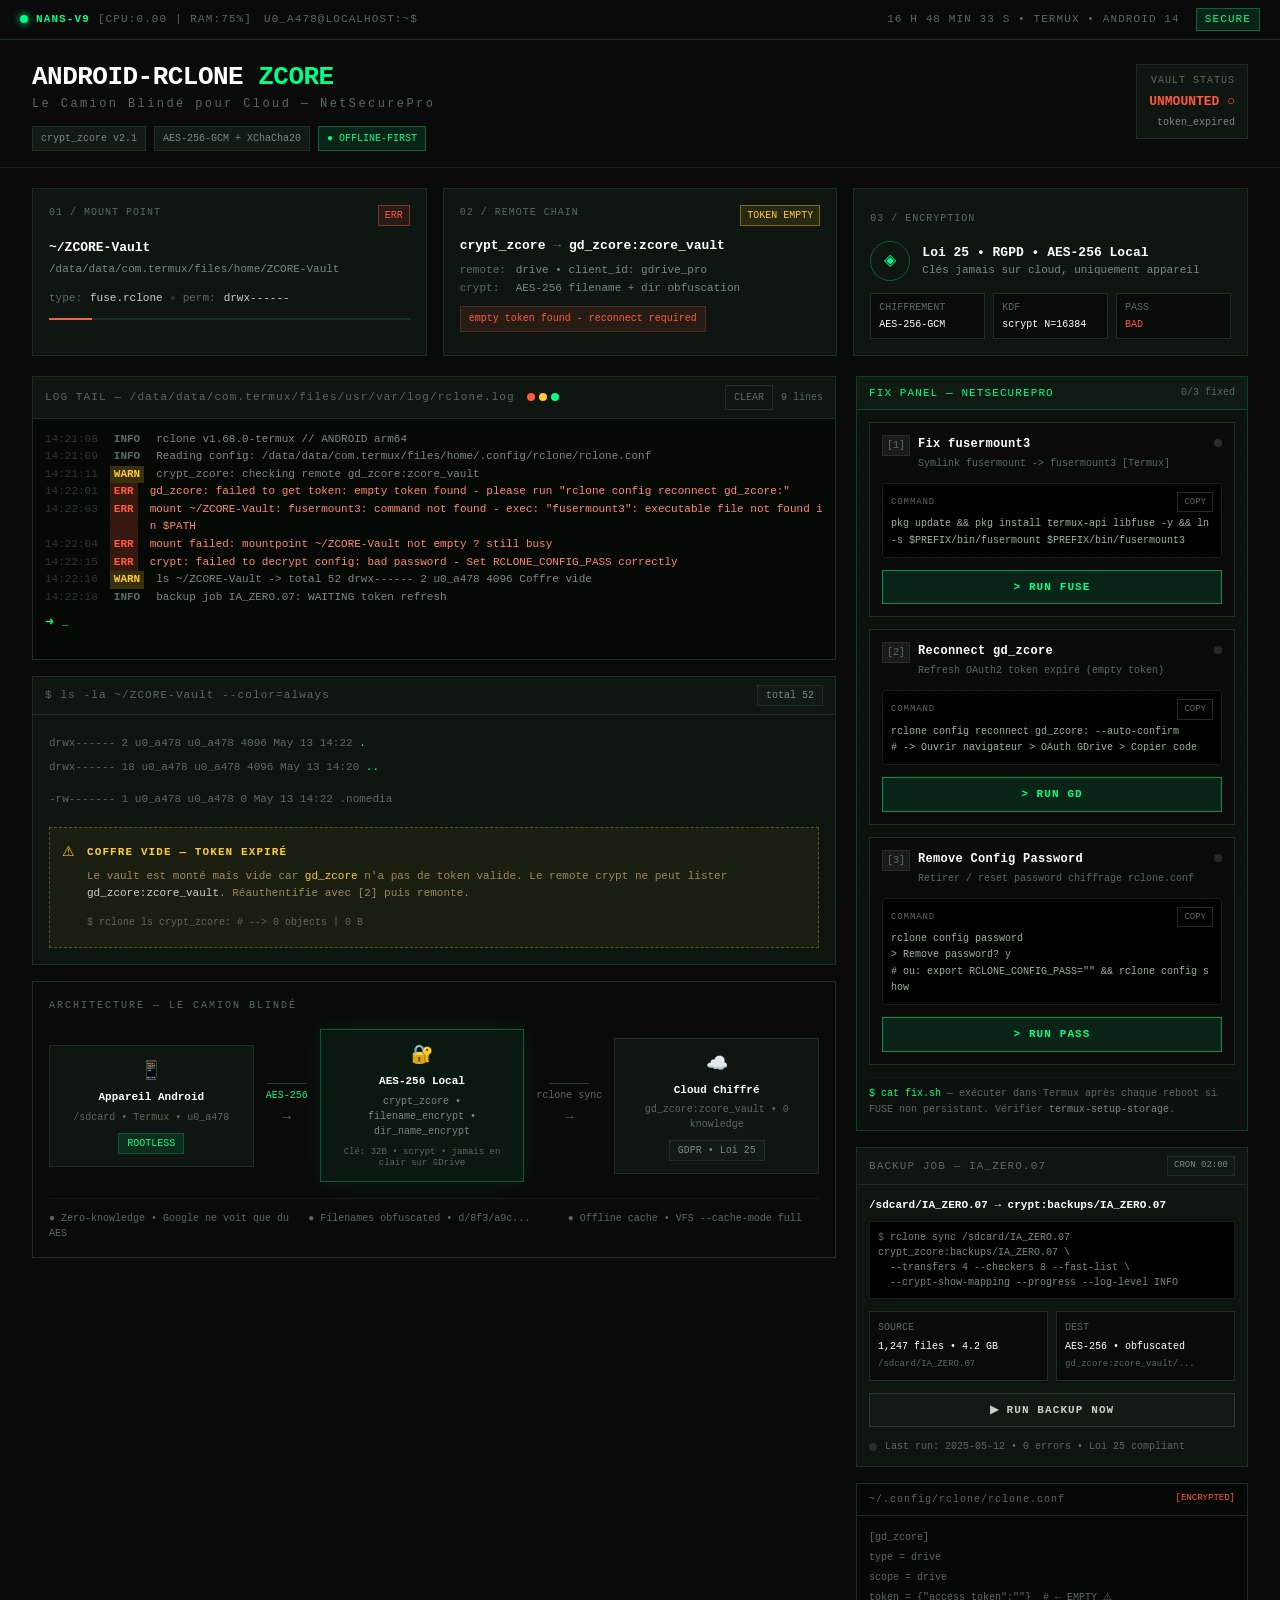
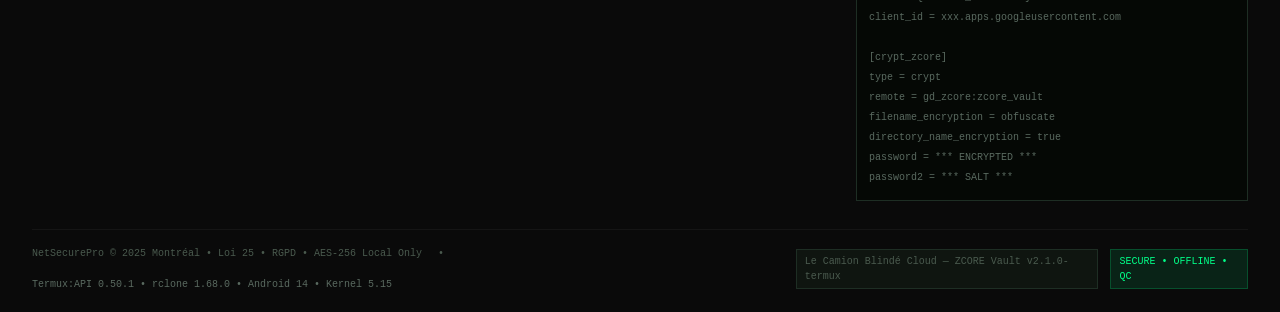
<file: index.htmlindex.html>
<!DOCTYPE html>
<html lang="en">
<head>
  <meta charset="UTF-8">
  <meta name="viewport" content="width=device-width, initial-scale=1">
  <title>React Artifact</title>
  <style>*,:after,:before{--tw-border-spacing-x:0;--tw-border-spacing-y:0;--tw-translate-x:0;--tw-translate-y:0;--tw-rotate:0;--tw-skew-x:0;--tw-skew-y:0;--tw-scale-x:1;--tw-scale-y:1;--tw-pan-x: ;--tw-pan-y: ;--tw-pinch-zoom: ;--tw-scroll-snap-strictness:proximity;--tw-gradient-from-position: ;--tw-gradient-via-position: ;--tw-gradient-to-position: ;--tw-ordinal: ;--tw-slashed-zero: ;--tw-numeric-figure: ;--tw-numeric-spacing: ;--tw-numeric-fraction: ;--tw-ring-inset: ;--tw-ring-offset-width:0px;--tw-ring-offset-color:#fff;--tw-ring-color:rgba(59,130,246,.5);--tw-ring-offset-shadow:0 0 #0000;--tw-ring-shadow:0 0 #0000;--tw-shadow:0 0 #0000;--tw-shadow-colored:0 0 #0000;--tw-blur: ;--tw-brightness: ;--tw-contrast: ;--tw-grayscale: ;--tw-hue-rotate: ;--tw-invert: ;--tw-saturate: ;--tw-sepia: ;--tw-drop-shadow: ;--tw-backdrop-blur: ;--tw-backdrop-brightness: ;--tw-backdrop-contrast: ;--tw-backdrop-grayscale: ;--tw-backdrop-hue-rotate: ;--tw-backdrop-invert: ;--tw-backdrop-opacity: ;--tw-backdrop-saturate: ;--tw-backdrop-sepia: ;--tw-contain-size: ;--tw-contain-layout: ;--tw-contain-paint: ;--tw-contain-style: }::backdrop{--tw-border-spacing-x:0;--tw-border-spacing-y:0;--tw-translate-x:0;--tw-translate-y:0;--tw-rotate:0;--tw-skew-x:0;--tw-skew-y:0;--tw-scale-x:1;--tw-scale-y:1;--tw-pan-x: ;--tw-pan-y: ;--tw-pinch-zoom: ;--tw-scroll-snap-strictness:proximity;--tw-gradient-from-position: ;--tw-gradient-via-position: ;--tw-gradient-to-position: ;--tw-ordinal: ;--tw-slashed-zero: ;--tw-numeric-figure: ;--tw-numeric-spacing: ;--tw-numeric-fraction: ;--tw-ring-inset: ;--tw-ring-offset-width:0px;--tw-ring-offset-color:#fff;--tw-ring-color:rgba(59,130,246,.5);--tw-ring-offset-shadow:0 0 #0000;--tw-ring-shadow:0 0 #0000;--tw-shadow:0 0 #0000;--tw-shadow-colored:0 0 #0000;--tw-blur: ;--tw-brightness: ;--tw-contrast: ;--tw-grayscale: ;--tw-hue-rotate: ;--tw-invert: ;--tw-saturate: ;--tw-sepia: ;--tw-drop-shadow: ;--tw-backdrop-blur: ;--tw-backdrop-brightness: ;--tw-backdrop-contrast: ;--tw-backdrop-grayscale: ;--tw-backdrop-hue-rotate: ;--tw-backdrop-invert: ;--tw-backdrop-opacity: ;--tw-backdrop-saturate: ;--tw-backdrop-sepia: ;--tw-contain-size: ;--tw-contain-layout: ;--tw-contain-paint: ;--tw-contain-style: }/*! tailwindcss v3.4.18 | MIT License | https://tailwindcss.com*/*,:after,:before{box-sizing:border-box;border:0 solid #e5e7eb}:after,:before{--tw-content:""}:host,html{line-height:1.5;-webkit-text-size-adjust:100%;-moz-tab-size:4;-o-tab-size:4;tab-size:4;font-family:ui-sans-serif,system-ui,sans-serif,Apple Color Emoji,Segoe UI Emoji,Segoe UI Symbol,Noto Color Emoji;font-feature-settings:normal;font-variation-settings:normal;-webkit-tap-highlight-color:transparent}body{line-height:inherit}hr{height:0;color:inherit;border-top-width:1px}abbr:where([title]){-webkit-text-decoration:underline dotted;text-decoration:underline dotted}h1,h2,h3,h4,h5,h6{font-size:inherit;font-weight:inherit}a{color:inherit;text-decoration:inherit}b,strong{font-weight:bolder}code,kbd,pre,samp{font-family:ui-monospace,SFMono-Regular,Menlo,Monaco,Consolas,Liberation Mono,Courier New,monospace;font-feature-settings:normal;font-variation-settings:normal;font-size:1em}small{font-size:80%}sub,sup{font-size:75%;line-height:0;position:relative;vertical-align:baseline}sub{bottom:-.25em}sup{top:-.5em}table{text-indent:0;border-color:inherit;border-collapse:collapse}button,input,optgroup,select,textarea{font-family:inherit;font-feature-settings:inherit;font-variation-settings:inherit;font-size:100%;font-weight:inherit;line-height:inherit;letter-spacing:inherit;color:inherit;margin:0;padding:0}button,select{text-transform:none}button,input:where([type=button]),input:where([type=reset]),input:where([type=submit]){-webkit-appearance:button;background-color:transparent;background-image:none}:-moz-focusring{outline:auto}:-moz-ui-invalid{box-shadow:none}progress{vertical-align:baseline}::-webkit-inner-spin-button,::-webkit-outer-spin-button{height:auto}[type=search]{-webkit-appearance:textfield;outline-offset:-2px}::-webkit-search-decoration{-webkit-appearance:none}::-webkit-file-upload-button{-webkit-appearance:button;font:inherit}summary{display:list-item}blockquote,dd,dl,figure,h1,h2,h3,h4,h5,h6,hr,p,pre{margin:0}fieldset{margin:0}fieldset,legend{padding:0}menu,ol,ul{list-style:none;margin:0;padding:0}dialog{padding:0}textarea{resize:vertical}input::-moz-placeholder,textarea::-moz-placeholder{opacity:1;color:#9ca3af}input::placeholder,textarea::placeholder{opacity:1;color:#9ca3af}[role=button],button{cursor:pointer}:disabled{cursor:default}audio,canvas,embed,iframe,img,object,svg,video{display:block;vertical-align:middle}img,video{max-width:100%;height:auto}[hidden]:where(:not([hidden=until-found])){display:none}.pointer-events-none{pointer-events:none}.\!fixed{position:fixed!important}.fixed{position:fixed}.absolute{position:absolute}.relative{position:relative}.sticky{position:sticky}.inset-0{inset:0}.top-0{top:0}.z-40{z-index:40}.col-span-12{grid-column:span 12/span 12}.mx-auto{margin-left:auto;margin-right:auto}.mb-1{margin-bottom:.25rem}.mb-4{margin-bottom:1rem}.ml-2{margin-left:.5rem}.mt-0\.5{margin-top:.125rem}.mt-1{margin-top:.25rem}.mt-2{margin-top:.5rem}.mt-3{margin-top:.75rem}.mt-4{margin-top:1rem}.block{display:block}.inline-block{display:inline-block}.flex{display:flex}.inline-flex{display:inline-flex}.grid{display:grid}.hidden{display:none}.h-1{height:.25rem}.h-10{height:2.5rem}.h-2{height:.5rem}.h-\[1px\]{height:1px}.h-\[240px\]{height:240px}.h-\[2px\]{height:2px}.h-fit{height:-moz-fit-content;height:fit-content}.h-full{height:100%}.min-h-screen{min-height:100vh}.w-1{width:.25rem}.w-10{width:2.5rem}.w-2{width:.5rem}.w-\[12\%\]{width:12%}.w-full{width:100%}.min-w-\[48px\]{min-width:48px}.max-w-\[1320px\]{max-width:1320px}.shrink-0{flex-shrink:0}@keyframes pulse{50%{opacity:.5}}.animate-pulse{animation:pulse 2s cubic-bezier(.4,0,.6,1) infinite}.cursor-not-allowed{cursor:not-allowed}.grid-cols-1{grid-template-columns:repeat(1,minmax(0,1fr))}.grid-cols-12{grid-template-columns:repeat(12,minmax(0,1fr))}.grid-cols-2{grid-template-columns:repeat(2,minmax(0,1fr))}.grid-cols-3{grid-template-columns:repeat(3,minmax(0,1fr))}.flex-col{flex-direction:column}.flex-wrap{flex-wrap:wrap}.place-items-center{place-items:center}.items-start{align-items:flex-start}.items-end{align-items:flex-end}.items-center{align-items:center}.justify-center{justify-content:center}.justify-between{justify-content:space-between}.gap-1{gap:.25rem}.gap-2{gap:.5rem}.gap-3{gap:.75rem}.gap-4{gap:1rem}.space-y-3>:not([hidden])~:not([hidden]){--tw-space-y-reverse:0;margin-top:calc(.75rem*(1 - var(--tw-space-y-reverse)));margin-bottom:calc(.75rem*var(--tw-space-y-reverse))}.space-y-4>:not([hidden])~:not([hidden]){--tw-space-y-reverse:0;margin-top:calc(1rem*(1 - var(--tw-space-y-reverse)));margin-bottom:calc(1rem*var(--tw-space-y-reverse))}.overflow-auto{overflow:auto}.overflow-hidden{overflow:hidden}.overflow-x-auto{overflow-x:auto}.overflow-x-hidden{overflow-x:hidden}.whitespace-pre-wrap{white-space:pre-wrap}.break-all{word-break:break-all}.rounded{border-radius:.25rem}.rounded-full{border-radius:9999px}.border{border-width:1px}.border-b{border-bottom-width:1px}.border-t{border-top-width:1px}.border-dashed{border-style:dashed}.border-\[\#00ff88\]\/20{border-color:rgba(0,255,136,.2)}.border-\[\#00ff88\]\/30{border-color:rgba(0,255,136,.3)}.border-\[\#00ff88\]\/40{border-color:rgba(0,255,136,.4)}.border-\[\#00ff88\]\/50{border-color:rgba(0,255,136,.5)}.border-\[\#121a14\]{--tw-border-opacity:1;border-color:rgb(18 26 20/var(--tw-border-opacity,1))}.border-\[\#151515\]{--tw-border-opacity:1;border-color:rgb(21 21 21/var(--tw-border-opacity,1))}.border-\[\#15201a\]{--tw-border-opacity:1;border-color:rgb(21 32 26/var(--tw-border-opacity,1))}.border-\[\#1a1a1a\]{--tw-border-opacity:1;border-color:rgb(26 26 26/var(--tw-border-opacity,1))}.border-\[\#1c2c20\]{--tw-border-opacity:1;border-color:rgb(28 44 32/var(--tw-border-opacity,1))}.border-\[\#1e2e24\]{--tw-border-opacity:1;border-color:rgb(30 46 36/var(--tw-border-opacity,1))}.border-\[\#2a2a2a\]{--tw-border-opacity:1;border-color:rgb(42 42 42/var(--tw-border-opacity,1))}.border-\[\#2a3a2e\]{--tw-border-opacity:1;border-color:rgb(42 58 46/var(--tw-border-opacity,1))}.border-\[\#ff5a3c\]\/20{border-color:rgba(255,90,60,.2)}.border-\[\#ff5a3c\]\/40{border-color:rgba(255,90,60,.4)}.border-\[\#ffcc33\]\/30{border-color:rgba(255,204,51,.3)}.border-\[\#ffcc33\]\/40{border-color:rgba(255,204,51,.4)}.bg-\[\#00ff88\]{--tw-bg-opacity:1;background-color:rgb(0 255 136/var(--tw-bg-opacity,1))}.bg-\[\#00ff88\]\/10{background-color:rgba(0,255,136,.1)}.bg-\[\#00ff88\]\/20{background-color:rgba(0,255,136,.2)}.bg-\[\#00ff88\]\/5{background-color:rgba(0,255,136,.05)}.bg-\[\#00ff88\]\/\[0\.06\]{background-color:rgba(0,255,136,.06)}.bg-\[\#050805\]{--tw-bg-opacity:1;background-color:rgb(5 8 5/var(--tw-bg-opacity,1))}.bg-\[\#0a0a0a\]{--tw-bg-opacity:1;background-color:rgb(10 10 10/var(--tw-bg-opacity,1))}.bg-\[\#0a0a0a\]\/90{background-color:hsla(0,0%,4%,.9)}.bg-\[\#0c120e\]{--tw-bg-opacity:1;background-color:rgb(12 18 14/var(--tw-bg-opacity,1))}.bg-\[\#0e1410\]{--tw-bg-opacity:1;background-color:rgb(14 20 16/var(--tw-bg-opacity,1))}.bg-\[\#0f1510\]{--tw-bg-opacity:1;background-color:rgb(15 21 16/var(--tw-bg-opacity,1))}.bg-\[\#0f1a12\]{--tw-bg-opacity:1;background-color:rgb(15 26 18/var(--tw-bg-opacity,1))}.bg-\[\#121a14\]{--tw-bg-opacity:1;background-color:rgb(18 26 20/var(--tw-bg-opacity,1))}.bg-\[\#1a1a1a\]{--tw-bg-opacity:1;background-color:rgb(26 26 26/var(--tw-bg-opacity,1))}.bg-\[\#1a2e22\]{--tw-bg-opacity:1;background-color:rgb(26 46 34/var(--tw-bg-opacity,1))}.bg-\[\#2a2a2a\]{--tw-bg-opacity:1;background-color:rgb(42 42 42/var(--tw-bg-opacity,1))}.bg-\[\#2a3a2e\]{--tw-bg-opacity:1;background-color:rgb(42 58 46/var(--tw-bg-opacity,1))}.bg-\[\#ff5a3c\]{--tw-bg-opacity:1;background-color:rgb(255 90 60/var(--tw-bg-opacity,1))}.bg-\[\#ff5a3c\]\/10{background-color:rgba(255,90,60,.1)}.bg-\[\#ff5a3c\]\/20{background-color:rgba(255,90,60,.2)}.bg-\[\#ffcc33\]{--tw-bg-opacity:1;background-color:rgb(255 204 51/var(--tw-bg-opacity,1))}.bg-\[\#ffcc33\]\/10{background-color:rgba(255,204,51,.1)}.bg-\[\#ffcc33\]\/20{background-color:rgba(255,204,51,.2)}.bg-\[\#ffcc33\]\/5{background-color:rgba(255,204,51,.05)}.bg-black{--tw-bg-opacity:1;background-color:rgb(0 0 0/var(--tw-bg-opacity,1))}.bg-white\/10{background-color:hsla(0,0%,100%,.1)}.p-2{padding:.5rem}.p-3{padding:.75rem}.p-4{padding:1rem}.px-1{padding-left:.25rem;padding-right:.25rem}.px-1\.5{padding-left:.375rem;padding-right:.375rem}.px-2{padding-left:.5rem;padding-right:.5rem}.px-3{padding-left:.75rem;padding-right:.75rem}.py-0\.5{padding-top:.125rem;padding-bottom:.125rem}.py-1{padding-top:.25rem;padding-bottom:.25rem}.py-1\.5{padding-top:.375rem;padding-bottom:.375rem}.py-2{padding-top:.5rem;padding-bottom:.5rem}.py-3{padding-top:.75rem;padding-bottom:.75rem}.py-5{padding-top:1.25rem;padding-bottom:1.25rem}.pb-4{padding-bottom:1rem}.pt-2{padding-top:.5rem}.pt-3{padding-top:.75rem}.pt-4{padding-top:1rem}.pt-6{padding-top:1.5rem}.text-center{text-align:center}.text-right{text-align:right}.font-mono{font-family:ui-monospace,SFMono-Regular,Menlo,Monaco,Consolas,Liberation Mono,Courier New,monospace}.text-\[10px\]{font-size:10px}.text-\[11px\]{font-size:11px}.text-\[12px\]{font-size:12px}.text-\[13px\]{font-size:13px}.text-\[14px\]{font-size:14px}.text-\[16px\]{font-size:16px}.text-\[18px\]{font-size:18px}.text-\[9px\]{font-size:9px}.font-bold{font-weight:700}.font-normal{font-weight:400}.font-semibold{font-weight:600}.uppercase{text-transform:uppercase}.leading-5{line-height:1.25rem}.leading-6{line-height:1.5rem}.leading-\[1\.6\]{line-height:1.6}.leading-none{line-height:1}.leading-relaxed{line-height:1.625}.leading-snug{line-height:1.375}.leading-tight{line-height:1.25}.tracking-\[-0\.02em\]{letter-spacing:-.02em}.tracking-\[0\.2em\]{letter-spacing:.2em}.tracking-wide{letter-spacing:.025em}.tracking-widest{letter-spacing:.1em}.text-\[\#00ff88\]{--tw-text-opacity:1;color:rgb(0 255 136/var(--tw-text-opacity,1))}.text-\[\#2a3a2e\]{--tw-text-opacity:1;color:rgb(42 58 46/var(--tw-text-opacity,1))}.text-\[\#4a5a4e\]{--tw-text-opacity:1;color:rgb(74 90 78/var(--tw-text-opacity,1))}.text-\[\#5a6a60\]{--tw-text-opacity:1;color:rgb(90 106 96/var(--tw-text-opacity,1))}.text-\[\#7a8a7e\]{--tw-text-opacity:1;color:rgb(122 138 126/var(--tw-text-opacity,1))}.text-\[\#8a9a8e\]{--tw-text-opacity:1;color:rgb(138 154 142/var(--tw-text-opacity,1))}.text-\[\#8affc8\]{--tw-text-opacity:1;color:rgb(138 255 200/var(--tw-text-opacity,1))}.text-\[\#9a8a5a\]{--tw-text-opacity:1;color:rgb(154 138 90/var(--tw-text-opacity,1))}.text-\[\#a0b0a0\]{--tw-text-opacity:1;color:rgb(160 176 160/var(--tw-text-opacity,1))}.text-\[\#aaff88\]{--tw-text-opacity:1;color:rgb(170 255 136/var(--tw-text-opacity,1))}.text-\[\#c8d2c0\]{--tw-text-opacity:1;color:rgb(200 210 192/var(--tw-text-opacity,1))}.text-\[\#ff5a3c\]{--tw-text-opacity:1;color:rgb(255 90 60/var(--tw-text-opacity,1))}.text-\[\#ff8a6a\]{--tw-text-opacity:1;color:rgb(255 138 106/var(--tw-text-opacity,1))}.text-\[\#ffcc33\]{--tw-text-opacity:1;color:rgb(255 204 51/var(--tw-text-opacity,1))}.text-white{--tw-text-opacity:1;color:rgb(255 255 255/var(--tw-text-opacity,1))}.opacity-60{opacity:.6}.opacity-\[0\.04\]{opacity:.04}.mix-blend-screen{mix-blend-mode:screen}.shadow-\[0_0_20px_rgba\(0\2c 255\2c 136\2c 0\.08\)\]{--tw-shadow:0 0 20px rgba(0,255,136,.08);--tw-shadow-colored:0 0 20px var(--tw-shadow-color)}.shadow-\[0_0_20px_rgba\(0\2c 255\2c 136\2c 0\.08\)\],.shadow-\[0_0_6px_\#00ff88\]{box-shadow:var(--tw-ring-offset-shadow,0 0 #0000),var(--tw-ring-shadow,0 0 #0000),var(--tw-shadow)}.shadow-\[0_0_6px_\#00ff88\]{--tw-shadow:0 0 6px #0f8;--tw-shadow-colored:0 0 6px var(--tw-shadow-color)}.shadow-\[0_0_8px_\#00ff88\]{--tw-shadow:0 0 8px #0f8;--tw-shadow-colored:0 0 8px var(--tw-shadow-color);box-shadow:var(--tw-ring-offset-shadow,0 0 #0000),var(--tw-ring-shadow,0 0 #0000),var(--tw-shadow)}.filter{filter:var(--tw-blur) var(--tw-brightness) var(--tw-contrast) var(--tw-grayscale) var(--tw-hue-rotate) var(--tw-invert) var(--tw-saturate) var(--tw-sepia) var(--tw-drop-shadow)}.backdrop-blur{--tw-backdrop-blur:blur(8px)}.backdrop-blur,.backdrop-filter{backdrop-filter:var(--tw-backdrop-blur) var(--tw-backdrop-brightness) var(--tw-backdrop-contrast) var(--tw-backdrop-grayscale) var(--tw-backdrop-hue-rotate) var(--tw-backdrop-invert) var(--tw-backdrop-opacity) var(--tw-backdrop-saturate) var(--tw-backdrop-sepia)}.transition-all{transition-property:all;transition-timing-function:cubic-bezier(.4,0,.2,1);transition-duration:.15s}.transition-colors{transition-property:color,background-color,border-color,text-decoration-color,fill,stroke;transition-timing-function:cubic-bezier(.4,0,.2,1);transition-duration:.15s}.duration-700{transition-duration:.7s}#root,body,html{min-height:100%}body{margin:0;font-family:ui-sans-serif,system-ui,-apple-system,BlinkMacSystemFont,Segoe UI,sans-serif}[role=button]:not([aria-disabled=true]),button:not(:disabled),label[for],select:not(:disabled),summary{cursor:pointer}.selection\:bg-\[\#00ff88\]\/30 ::-moz-selection{background-color:rgba(0,255,136,.3)}.selection\:bg-\[\#00ff88\]\/30 ::selection{background-color:rgba(0,255,136,.3)}.selection\:text-white ::-moz-selection{--tw-text-opacity:1;color:rgb(255 255 255/var(--tw-text-opacity,1))}.selection\:text-white ::selection{--tw-text-opacity:1;color:rgb(255 255 255/var(--tw-text-opacity,1))}.selection\:bg-\[\#00ff88\]\/30::-moz-selection{background-color:rgba(0,255,136,.3)}.selection\:bg-\[\#00ff88\]\/30::selection{background-color:rgba(0,255,136,.3)}.selection\:text-white::-moz-selection{--tw-text-opacity:1;color:rgb(255 255 255/var(--tw-text-opacity,1))}.selection\:text-white::selection{--tw-text-opacity:1;color:rgb(255 255 255/var(--tw-text-opacity,1))}.hover\:border-\[\#00ff88\]\/30:hover{border-color:rgba(0,255,136,.3)}.hover\:border-\[\#00ff88\]\/40:hover{border-color:rgba(0,255,136,.4)}.hover\:border-\[\#2a3a2e\]:hover{--tw-border-opacity:1;border-color:rgb(42 58 46/var(--tw-border-opacity,1))}.hover\:bg-\[\#00ff88\]\/20:hover{background-color:rgba(0,255,136,.2)}.hover\:text-\[\#00ff88\]:hover{--tw-text-opacity:1;color:rgb(0 255 136/var(--tw-text-opacity,1))}.hover\:shadow-\[0_0_12px_rgba\(0\2c 255\2c 136\2c 0\.2\)\]:hover{--tw-shadow:0 0 12px rgba(0,255,136,.2);--tw-shadow-colored:0 0 12px var(--tw-shadow-color);box-shadow:var(--tw-ring-offset-shadow,0 0 #0000),var(--tw-ring-shadow,0 0 #0000),var(--tw-shadow)}.active\:scale-\[0\.98\]:active{--tw-scale-x:0.98;--tw-scale-y:0.98;transform:translate(var(--tw-translate-x),var(--tw-translate-y)) rotate(var(--tw-rotate)) skewX(var(--tw-skew-x)) skewY(var(--tw-skew-y)) scaleX(var(--tw-scale-x)) scaleY(var(--tw-scale-y))}.disabled\:cursor-not-allowed:disabled{cursor:not-allowed}.disabled\:opacity-50:disabled{opacity:.5}@supports (backdrop-filter:var(--tw )){.supports-\[backdrop-filter\]\:bg-\[\#0a0a0a\]\/80{background-color:hsla(0,0%,4%,.8)}}@media (min-width:640px){.sm\:inline{display:inline}}@media (min-width:768px){.md\:inline{display:inline}.md\:flex{display:flex}.md\:inline-flex{display:inline-flex}.md\:hidden{display:none}.md\:grid-cols-3{grid-template-columns:repeat(3,minmax(0,1fr))}.md\:grid-cols-\[1fr_auto_1fr_auto_1fr\]{grid-template-columns:1fr auto 1fr auto 1fr}.md\:flex-row{flex-direction:row}.md\:items-center{align-items:center}.md\:gap-5{gap:1.25rem}.md\:p-4{padding:1rem}.md\:px-5{padding-left:1.25rem;padding-right:1.25rem}.md\:px-8{padding-left:2rem;padding-right:2rem}.md\:text-\[11px\]{font-size:11px}.md\:text-\[12px\]{font-size:12px}.md\:text-\[26px\]{font-size:26px}}@media (min-width:1024px){.lg\:col-span-4{grid-column:span 4/span 4}.lg\:col-span-8{grid-column:span 8/span 8}}</style>
</head>
<body>
  <div id="root"></div>
  
  <script type="module">var Hc=Object.create;var{getPrototypeOf:Bc,defineProperty:Ll,getOwnPropertyNames:Qc}=Object;var Ac=Object.prototype.hasOwnProperty;var vn=(e,n,t)=>{t=e!=null?Hc(Bc(e)):{};let r=n||!e||!e.__esModule?Ll(t,"default",{value:e,enumerable:!0}):t;for(let l of Qc(e))if(!Ac.call(r,l))Ll(r,l,{get:()=>e[l],enumerable:!0});return r};var ir=(e,n)=>()=>(n||e((n={exports:{}}).exports,n),n.exports);var Kc=(e,n)=>{for(var t in n)Ll(e,t,{get:n[t],enumerable:!0,configurable:!0,set:(r)=>n[t]=()=>r})};var Yc=(e,n)=>()=>(e&&(n=e(e=0)),n);var ft=ir((sf)=>{var ct=Symbol.for("react.element"),Xc=Symbol.for("react.portal"),Gc=Symbol.for("react.fragment"),Zc=Symbol.for("react.strict_mode"),Jc=Symbol.for("react.profiler"),qc=Symbol.for("react.provider"),jc=Symbol.for("react.context"),bc=Symbol.for("react.forward_ref"),ef=Symbol.for("react.suspense"),nf=Symbol.for("react.memo"),tf=Symbol.for("react.lazy"),bu=Symbol.iterator;function rf(e){if(e===null||typeof e!=="object")return null;return e=bu&&e[bu]||e["@@iterator"],typeof e==="function"?e:null}var ti={isMounted:function(){return!1},enqueueForceUpdate:function(){},enqueueReplaceState:function(){},enqueueSetState:function(){}},ri=Object.assign,li={};function On(e,n,t){this.props=e,this.context=n,this.refs=li,this.updater=t||ti}On.prototype.isReactComponent={};On.prototype.setState=function(e,n){if(typeof e!=="object"&&typeof e!=="function"&&e!=null)throw Error("setState(...): takes an object of state variables to update or a function which returns an object of state variables.");this.updater.enqueueSetState(this,e,n,"setState")};On.prototype.forceUpdate=function(e){this.updater.enqueueForceUpdate(this,e,"forceUpdate")};function oi(){}oi.prototype=On.prototype;function Ml(e,n,t){this.props=e,this.context=n,this.refs=li,this.updater=t||ti}var Il=Ml.prototype=new oi;Il.constructor=Ml;ri(Il,On.prototype);Il.isPureReactComponent=!0;var ei=Array.isArray,ui=Object.prototype.hasOwnProperty,Ol={current:null},ii={key:!0,ref:!0,__self:!0,__source:!0};function ai(e,n,t){var r,l={},o=null,u=null;if(n!=null)for(r in n.ref!==void 0&&(u=n.ref),n.key!==void 0&&(o=""+n.key),n)ui.call(n,r)&&!ii.hasOwnProperty(r)&&(l[r]=n[r]);var i=arguments.length-2;if(i===1)l.children=t;else if(1<i){for(var a=Array(i),f=0;f<i;f++)a[f]=arguments[f+2];l.children=a}if(e&&e.defaultProps)for(r in i=e.defaultProps,i)l[r]===void 0&&(l[r]=i[r]);return{$$typeof:ct,type:e,key:o,ref:u,props:l,_owner:Ol.current}}function lf(e,n){return{$$typeof:ct,type:e.type,key:n,ref:e.ref,props:e.props,_owner:e._owner}}function Dl(e){return typeof e==="object"&&e!==null&&e.$$typeof===ct}function of(e){var n={"=":"=0",":":"=2"};return"$"+e.replace(/[=:]/g,function(t){return n[t]})}var ni=/\/+/g;function Rl(e,n){return typeof e==="object"&&e!==null&&e.key!=null?of(""+e.key):n.toString(36)}function sr(e,n,t,r,l){var o=typeof e;if(o==="undefined"||o==="boolean")e=null;var u=!1;if(e===null)u=!0;else switch(o){case"string":case"number":u=!0;break;case"object":switch(e.$$typeof){case ct:case Xc:u=!0}}if(u)return u=e,l=l(u),e=r===""?"."+Rl(u,0):r,ei(l)?(t="",e!=null&&(t=e.replace(ni,"$&/")+"/"),sr(l,n,t,"",function(f){return f})):l!=null&&(Dl(l)&&(l=lf(l,t+(!l.key||u&&u.key===l.key?"":(""+l.key).replace(ni,"$&/")+"/")+e)),n.push(l)),1;if(u=0,r=r===""?".":r+":",ei(e))for(var i=0;i<e.length;i++){o=e[i];var a=r+Rl(o,i);u+=sr(o,n,t,a,l)}else if(a=rf(e),typeof a==="function")for(e=a.call(e),i=0;!(o=e.next()).done;)o=o.value,a=r+Rl(o,i++),u+=sr(o,n,t,a,l);else if(o==="object")throw n=String(e),Error("Objects are not valid as a React child (found: "+(n==="[object Object]"?"object with keys {"+Object.keys(e).join(", ")+"}":n)+"). If you meant to render a collection of children, use an array instead.");return u}function ar(e,n,t){if(e==null)return e;var r=[],l=0;return sr(e,r,"","",function(o){return n.call(t,o,l++)}),r}function uf(e){if(e._status===-1){var n=e._result;n=n(),n.then(function(t){if(e._status===0||e._status===-1)e._status=1,e._result=t},function(t){if(e._status===0||e._status===-1)e._status=2,e._result=t}),e._status===-1&&(e._status=0,e._result=n)}if(e._status===1)return e._result.default;throw e._result}var te={current:null},cr={transition:null},af={ReactCurrentDispatcher:te,ReactCurrentBatchConfig:cr,ReactCurrentOwner:Ol};function si(){throw Error("act(...) is not supported in production builds of React.")}sf.Children={map:ar,forEach:function(e,n,t){ar(e,function(){n.apply(this,arguments)},t)},count:function(e){var n=0;return ar(e,function(){n++}),n},toArray:function(e){return ar(e,function(n){return n})||[]},only:function(e){if(!Dl(e))throw Error("React.Children.only expected to receive a single React element child.");return e}};sf.Component=On;sf.Fragment=Gc;sf.Profiler=Jc;sf.PureComponent=Ml;sf.StrictMode=Zc;sf.Suspense=ef;sf.__SECRET_INTERNALS_DO_NOT_USE_OR_YOU_WILL_BE_FIRED=af;sf.act=si;sf.cloneElement=function(e,n,t){if(e===null||e===void 0)throw Error("React.cloneElement(...): The argument must be a React element, but you passed "+e+".");var r=ri({},e.props),l=e.key,o=e.ref,u=e._owner;if(n!=null){if(n.ref!==void 0&&(o=n.ref,u=Ol.current),n.key!==void 0&&(l=""+n.key),e.type&&e.type.defaultProps)var i=e.type.defaultProps;for(a in n)ui.call(n,a)&&!ii.hasOwnProperty(a)&&(r[a]=n[a]===void 0&&i!==void 0?i[a]:n[a])}var a=arguments.length-2;if(a===1)r.children=t;else if(1<a){i=Array(a);for(var f=0;f<a;f++)i[f]=arguments[f+2];r.children=i}return{$$typeof:ct,type:e.type,key:l,ref:o,props:r,_owner:u}};sf.createContext=function(e){return e={$$typeof:jc,_currentValue:e,_currentValue2:e,_threadCount:0,Provider:null,Consumer:null,_defaultValue:null,_globalName:null},e.Provider={$$typeof:qc,_context:e},e.Consumer=e};sf.createElement=ai;sf.createFactory=function(e){var n=ai.bind(null,e);return n.type=e,n};sf.createRef=function(){return{current:null}};sf.forwardRef=function(e){return{$$typeof:bc,render:e}};sf.isValidElement=Dl;sf.lazy=function(e){return{$$typeof:tf,_payload:{_status:-1,_result:e},_init:uf}};sf.memo=function(e,n){return{$$typeof:nf,type:e,compare:n===void 0?null:n}};sf.startTransition=function(e){var n=cr.transition;cr.transition={};try{e()}finally{cr.transition=n}};sf.unstable_act=si;sf.useCallback=function(e,n){return te.current.useCallback(e,n)};sf.useContext=function(e){return te.current.useContext(e)};sf.useDebugValue=function(){};sf.useDeferredValue=function(e){return te.current.useDeferredValue(e)};sf.useEffect=function(e,n){return te.current.useEffect(e,n)};sf.useId=function(){return te.current.useId()};sf.useImperativeHandle=function(e,n,t){return te.current.useImperativeHandle(e,n,t)};sf.useInsertionEffect=function(e,n){return te.current.useInsertionEffect(e,n)};sf.useLayoutEffect=function(e,n){return te.current.useLayoutEffect(e,n)};sf.useMemo=function(e,n){return te.current.useMemo(e,n)};sf.useReducer=function(e,n,t){return te.current.useReducer(e,n,t)};sf.useRef=function(e){return te.current.useRef(e)};sf.useState=function(e){return te.current.useState(e)};sf.useSyncExternalStore=function(e,n,t){return te.current.useSyncExternalStore(e,n,t)};sf.useTransition=function(){return te.current.useTransition()};sf.version="18.3.1"});var vi=ir((Xf)=>{function Ul(e,n){var t=e.length;e.push(n);e:for(;0<t;){var r=t-1>>>1,l=e[r];if(0<fr(l,n))e[r]=n,e[t]=l,t=r;else break e}}function Ce(e){return e.length===0?null:e[0]}function hr(e){if(e.length===0)return null;var n=e[0],t=e.pop();if(t!==n){e[0]=t;e:for(var r=0,l=e.length,o=l>>>1;r<o;){var u=2*(r+1)-1,i=e[u],a=u+1,f=e[a];if(0>fr(i,t))a<l&&0>fr(f,i)?(e[r]=f,e[a]=t,r=a):(e[r]=i,e[u]=t,r=u);else if(a<l&&0>fr(f,t))e[r]=f,e[a]=t,r=a;else break e}}return n}function fr(e,n){var t=e.sortIndex-n.sortIndex;return t!==0?t:e.id-n.id}if(typeof performance==="object"&&typeof performance.now==="function")xl=performance,Xf.unstable_now=function(){return xl.now()};else dr=Date,Vl=dr.now(),Xf.unstable_now=function(){return dr.now()-Vl};var xl,dr,Vl,Me=[],Ge=[],Yf=1,ve=null,q=3,vr=!1,yn=!1,pt=!1,fi=typeof setTimeout==="function"?setTimeout:null,di=typeof clearTimeout==="function"?clearTimeout:null,ci=typeof setImmediate<"u"?setImmediate:null;typeof navigator<"u"&&navigator.scheduling!==void 0&&navigator.scheduling.isInputPending!==void 0&&navigator.scheduling.isInputPending.bind(navigator.scheduling);function Wl(e){for(var n=Ce(Ge);n!==null;){if(n.callback===null)hr(Ge);else if(n.startTime<=e)hr(Ge),n.sortIndex=n.expirationTime,Ul(Me,n);else break;n=Ce(Ge)}}function Hl(e){if(pt=!1,Wl(e),!yn)if(Ce(Me)!==null)yn=!0,Ql(Bl);else{var n=Ce(Ge);n!==null&&Al(Hl,n.startTime-e)}}function Bl(e,n){yn=!1,pt&&(pt=!1,di(mt),mt=-1),vr=!0;var t=q;try{Wl(n);for(ve=Ce(Me);ve!==null&&(!(ve.expirationTime>n)||e&&!hi());){var r=ve.callback;if(typeof r==="function"){ve.callback=null,q=ve.priorityLevel;var l=r(ve.expirationTime<=n);n=Xf.unstable_now(),typeof l==="function"?ve.callback=l:ve===Ce(Me)&&hr(Me),Wl(n)}else hr(Me);ve=Ce(Me)}if(ve!==null)var o=!0;else{var u=Ce(Ge);u!==null&&Al(Hl,u.startTime-n),o=!1}return o}finally{ve=null,q=t,vr=!1}}var yr=!1,pr=null,mt=-1,pi=5,mi=-1;function hi(){return Xf.unstable_now()-mi<pi?!1:!0}function Fl(){if(pr!==null){var e=Xf.unstable_now();mi=e;var n=!0;try{n=pr(!0,e)}finally{n?dt():(yr=!1,pr=null)}}else yr=!1}var dt;if(typeof ci==="function")dt=function(){ci(Fl)};else if(typeof MessageChannel<"u")mr=new MessageChannel,$l=mr.port2,mr.port1.onmessage=Fl,dt=function(){$l.postMessage(null)};else dt=function(){fi(Fl,0)};var mr,$l;function Ql(e){pr=e,yr||(yr=!0,dt())}function Al(e,n){mt=fi(function(){e(Xf.unstable_now())},n)}Xf.unstable_IdlePriority=5;Xf.unstable_ImmediatePriority=1;Xf.unstable_LowPriority=4;Xf.unstable_NormalPriority=3;Xf.unstable_Profiling=null;Xf.unstable_UserBlockingPriority=2;Xf.unstable_cancelCallback=function(e){e.callback=null};Xf.unstable_continueExecution=function(){yn||vr||(yn=!0,Ql(Bl))};Xf.unstable_forceFrameRate=function(e){0>e||125<e?console.error("forceFrameRate takes a positive int between 0 and 125, forcing frame rates higher than 125 fps is not supported"):pi=0<e?Math.floor(1000/e):5};Xf.unstable_getCurrentPriorityLevel=function(){return q};Xf.unstable_getFirstCallbackNode=function(){return Ce(Me)};Xf.unstable_next=function(e){switch(q){case 1:case 2:case 3:var n=3;break;default:n=q}var t=q;q=n;try{return e()}finally{q=t}};Xf.unstable_pauseExecution=function(){};Xf.unstable_requestPaint=function(){};Xf.unstable_runWithPriority=function(e,n){switch(e){case 1:case 2:case 3:case 4:case 5:break;default:e=3}var t=q;q=e;try{return n()}finally{q=t}};Xf.unstable_scheduleCallback=function(e,n,t){var r=Xf.unstable_now();switch(typeof t==="object"&&t!==null?(t=t.delay,t=typeof t==="number"&&0<t?r+t:r):t=r,e){case 1:var l=-1;break;case 2:l=250;break;case 5:l=1073741823;break;case 4:l=1e4;break;default:l=5000}return l=t+l,e={id:Yf++,callback:n,priorityLevel:e,startTime:t,expirationTime:l,sortIndex:-1},t>r?(e.sortIndex=t,Ul(Ge,e),Ce(Me)===null&&e===Ce(Ge)&&(pt?(di(mt),mt=-1):pt=!0,Al(Hl,t-r))):(e.sortIndex=l,Ul(Me,e),yn||vr||(yn=!0,Ql(Bl))),e};Xf.unstable_shouldYield=hi;Xf.unstable_wrapCallback=function(e){var n=q;return function(){var t=q;q=n;try{return e.apply(this,arguments)}finally{q=t}}}});var qu={};Kc(qu,{version:()=>Rc,unstable_renderSubtreeIntoContainer:()=>Lc,unstable_batchedUpdates:()=>Tc,unmountComponentAtNode:()=>zc,render:()=>Pc,hydrateRoot:()=>Nc,hydrate:()=>_c,flushSync:()=>Cc,findDOMNode:()=>Ec,createRoot:()=>kc,createPortal:()=>Sc,__SECRET_INTERNALS_DO_NOT_USE_OR_YOU_WILL_BE_FIRED:()=>wc});function y(e){for(var n="https://reactjs.org/docs/error-decoder.html?invariant="+e,t=1;t<arguments.length;t++)n+="&args[]="+encodeURIComponent(arguments[t]);return"Minified React error #"+e+"; visit "+n+" for the full message or use the non-minified dev environment for full errors and additional helpful warnings."}function Mn(e,n){nt(e,n),nt(e+"Capture",n)}function nt(e,n){Wt[e]=n;for(e=0;e<n.length;e++)Ea.add(n[e])}function pd(e){if(po.call(gi,e))return!0;if(po.call(yi,e))return!1;if(dd.test(e))return gi[e]=!0;return yi[e]=!0,!1}function md(e,n,t,r){if(t!==null&&t.type===0)return!1;switch(typeof n){case"function":case"symbol":return!0;case"boolean":if(r)return!1;if(t!==null)return!t.acceptsBooleans;return e=e.toLowerCase().slice(0,5),e!=="data-"&&e!=="aria-";default:return!1}}function hd(e,n,t,r){if(n===null||typeof n>"u"||md(e,n,t,r))return!0;if(r)return!1;if(t!==null)switch(t.type){case 3:return!n;case 4:return n===!1;case 5:return isNaN(n);case 6:return isNaN(n)||1>n}return!1}function oe(e,n,t,r,l,o,u){this.acceptsBooleans=n===2||n===3||n===4,this.attributeName=r,this.attributeNamespace=l,this.mustUseProperty=t,this.propertyName=e,this.type=n,this.sanitizeURL=o,this.removeEmptyString=u}function au(e){return e[1].toUpperCase()}function su(e,n,t,r){var l=J.hasOwnProperty(n)?J[n]:null;if(l!==null?l.type!==0:r||!(2<n.length)||n[0]!=="o"&&n[0]!=="O"||n[1]!=="n"&&n[1]!=="N")hd(n,t,l,r)&&(t=null),r||l===null?pd(n)&&(t===null?e.removeAttribute(n):e.setAttribute(n,""+t)):l.mustUseProperty?e[l.propertyName]=t===null?l.type===3?!1:"":t:(n=l.attributeName,r=l.attributeNamespace,t===null?e.removeAttribute(n):(l=l.type,t=l===3||l===4&&t===!0?"":""+t,r?e.setAttributeNS(r,n,t):e.setAttribute(n,t)))}function ht(e){if(e===null||typeof e!=="object")return null;return e=wi&&e[wi]||e["@@iterator"],typeof e==="function"?e:null}function Et(e){if(Kl===void 0)try{throw Error()}catch(t){var n=t.stack.trim().match(/\n( *(at )?)/);Kl=n&&n[1]||""}return`
`+Kl+e}function Xl(e,n){if(!e||Yl)return"";Yl=!0;var t=Error.prepareStackTrace;Error.prepareStackTrace=void 0;try{if(n)if(n=function(){throw Error()},Object.defineProperty(n.prototype,"props",{set:function(){throw Error()}}),typeof Reflect==="object"&&Reflect.construct){try{Reflect.construct(n,[])}catch(f){var r=f}Reflect.construct(e,[],n)}else{try{n.call()}catch(f){r=f}e.call(n.prototype)}else{try{throw Error()}catch(f){r=f}e()}}catch(f){if(f&&r&&typeof f.stack==="string"){for(var l=f.stack.split(`
`),o=r.stack.split(`
`),u=l.length-1,i=o.length-1;1<=u&&0<=i&&l[u]!==o[i];)i--;for(;1<=u&&0<=i;u--,i--)if(l[u]!==o[i]){if(u!==1||i!==1)do if(u--,i--,0>i||l[u]!==o[i]){var a=`
`+l[u].replace(" at new "," at ");return e.displayName&&a.includes("<anonymous>")&&(a=a.replace("<anonymous>",e.displayName)),a}while(1<=u&&0<=i);break}}}finally{Yl=!1,Error.prepareStackTrace=t}return(e=e?e.displayName||e.name:"")?Et(e):""}function vd(e){switch(e.tag){case 5:return Et(e.type);case 16:return Et("Lazy");case 13:return Et("Suspense");case 19:return Et("SuspenseList");case 0:case 2:case 15:return e=Xl(e.type,!1),e;case 11:return e=Xl(e.type.render,!1),e;case 1:return e=Xl(e.type,!0),e;default:return""}}function yo(e){if(e==null)return null;if(typeof e==="function")return e.displayName||e.name||null;if(typeof e==="string")return e;switch(e){case Vn:return"Fragment";case xn:return"Portal";case mo:return"Profiler";case cu:return"StrictMode";case ho:return"Suspense";case vo:return"SuspenseList"}if(typeof e==="object")switch(e.$$typeof){case _a:return(e.displayName||"Context")+".Consumer";case Ca:return(e._context.displayName||"Context")+".Provider";case fu:var n=e.render;return e=e.displayName,e||(e=n.displayName||n.name||"",e=e!==""?"ForwardRef("+e+")":"ForwardRef"),e;case du:return n=e.displayName||null,n!==null?n:yo(e.type)||"Memo";case Je:n=e._payload,e=e._init;try{return yo(e(n))}catch(t){}}return null}function yd(e){var n=e.type;switch(e.tag){case 24:return"Cache";case 9:return(n.displayName||"Context")+".Consumer";case 10:return(n._context.displayName||"Context")+".Provider";case 18:return"DehydratedFragment";case 11:return e=n.render,e=e.displayName||e.name||"",n.displayName||(e!==""?"ForwardRef("+e+")":"ForwardRef");case 7:return"Fragment";case 5:return n;case 4:return"Portal";case 3:return"Root";case 6:return"Text";case 16:return yo(n);case 8:return n===cu?"StrictMode":"Mode";case 22:return"Offscreen";case 12:return"Profiler";case 21:return"Scope";case 13:return"Suspense";case 19:return"SuspenseList";case 25:return"TracingMarker";case 1:case 0:case 17:case 2:case 14:case 15:if(typeof n==="function")return n.displayName||n.name||null;if(typeof n==="string")return n}return null}function fn(e){switch(typeof e){case"boolean":case"number":case"string":case"undefined":return e;case"object":return e;default:return""}}function Pa(e){var n=e.type;return(e=e.nodeName)&&e.toLowerCase()==="input"&&(n==="checkbox"||n==="radio")}function gd(e){var n=Pa(e)?"checked":"value",t=Object.getOwnPropertyDescriptor(e.constructor.prototype,n),r=""+e[n];if(!e.hasOwnProperty(n)&&typeof t<"u"&&typeof t.get==="function"&&typeof t.set==="function"){var{get:l,set:o}=t;return Object.defineProperty(e,n,{configurable:!0,get:function(){return l.call(this)},set:function(u){r=""+u,o.call(this,u)}}),Object.defineProperty(e,n,{enumerable:t.enumerable}),{getValue:function(){return r},setValue:function(u){r=""+u},stopTracking:function(){e._valueTracker=null,delete e[n]}}}}function wr(e){e._valueTracker||(e._valueTracker=gd(e))}function za(e){if(!e)return!1;var n=e._valueTracker;if(!n)return!0;var t=n.getValue(),r="";return e&&(r=Pa(e)?e.checked?"true":"false":e.value),e=r,e!==t?(n.setValue(e),!0):!1}function Ar(e){if(e=e||(typeof document<"u"?document:void 0),typeof e>"u")return null;try{return e.activeElement||e.body}catch(n){return e.body}}function go(e,n){var t=n.checked;return W({},n,{defaultChecked:void 0,defaultValue:void 0,value:void 0,checked:t!=null?t:e._wrapperState.initialChecked})}function Si(e,n){var t=n.defaultValue==null?"":n.defaultValue,r=n.checked!=null?n.checked:n.defaultChecked;t=fn(n.value!=null?n.value:t),e._wrapperState={initialChecked:r,initialValue:t,controlled:n.type==="checkbox"||n.type==="radio"?n.checked!=null:n.value!=null}}function Ta(e,n){n=n.checked,n!=null&&su(e,"checked",n,!1)}function wo(e,n){Ta(e,n);var t=fn(n.value),r=n.type;if(t!=null)if(r==="number"){if(t===0&&e.value===""||e.value!=t)e.value=""+t}else e.value!==""+t&&(e.value=""+t);else if(r==="submit"||r==="reset"){e.removeAttribute("value");return}n.hasOwnProperty("value")?So(e,n.type,t):n.hasOwnProperty("defaultValue")&&So(e,n.type,fn(n.defaultValue)),n.checked==null&&n.defaultChecked!=null&&(e.defaultChecked=!!n.defaultChecked)}function ki(e,n,t){if(n.hasOwnProperty("value")||n.hasOwnProperty("defaultValue")){var r=n.type;if(!(r!=="submit"&&r!=="reset"||n.value!==void 0&&n.value!==null))return;n=""+e._wrapperState.initialValue,t||n===e.value||(e.value=n),e.defaultValue=n}t=e.name,t!==""&&(e.name=""),e.defaultChecked=!!e._wrapperState.initialChecked,t!==""&&(e.name=t)}function So(e,n,t){if(n!=="number"||Ar(e.ownerDocument)!==e)t==null?e.defaultValue=""+e._wrapperState.initialValue:e.defaultValue!==""+t&&(e.defaultValue=""+t)}function Zn(e,n,t,r){if(e=e.options,n){n={};for(var l=0;l<t.length;l++)n["$"+t[l]]=!0;for(t=0;t<e.length;t++)l=n.hasOwnProperty("$"+e[t].value),e[t].selected!==l&&(e[t].selected=l),l&&r&&(e[t].defaultSelected=!0)}else{t=""+fn(t),n=null;for(l=0;l<e.length;l++){if(e[l].value===t){e[l].selected=!0,r&&(e[l].defaultSelected=!0);return}n!==null||e[l].disabled||(n=e[l])}n!==null&&(n.selected=!0)}}function ko(e,n){if(n.dangerouslySetInnerHTML!=null)throw Error(y(91));return W({},n,{value:void 0,defaultValue:void 0,children:""+e._wrapperState.initialValue})}function Ei(e,n){var t=n.value;if(t==null){if(t=n.children,n=n.defaultValue,t!=null){if(n!=null)throw Error(y(92));if(Ct(t)){if(1<t.length)throw Error(y(93));t=t[0]}n=t}n==null&&(n=""),t=n}e._wrapperState={initialValue:fn(t)}}function La(e,n){var t=fn(n.value),r=fn(n.defaultValue);t!=null&&(t=""+t,t!==e.value&&(e.value=t),n.defaultValue==null&&e.defaultValue!==t&&(e.defaultValue=t)),r!=null&&(e.defaultValue=""+r)}function Ci(e){var n=e.textContent;n===e._wrapperState.initialValue&&n!==""&&n!==null&&(e.value=n)}function Ra(e){switch(e){case"svg":return"http://www.w3.org/2000/svg";case"math":return"http://www.w3.org/1998/Math/MathML";default:return"http://www.w3.org/1999/xhtml"}}function Eo(e,n){return e==null||e==="http://www.w3.org/1999/xhtml"?Ra(n):e==="http://www.w3.org/2000/svg"&&n==="foreignObject"?"http://www.w3.org/1999/xhtml":e}function $t(e,n){if(n){var t=e.firstChild;if(t&&t===e.lastChild&&t.nodeType===3){t.nodeValue=n;return}}e.textContent=n}function Ia(e,n,t){return n==null||typeof n==="boolean"||n===""?"":t||typeof n!=="number"||n===0||Rt.hasOwnProperty(e)&&Rt[e]?(""+n).trim():n+"px"}function Oa(e,n){e=e.style;for(var t in n)if(n.hasOwnProperty(t)){var r=t.indexOf("--")===0,l=Ia(t,n[t],r);t==="float"&&(t="cssFloat"),r?e.setProperty(t,l):e[t]=l}}function Co(e,n){if(n){if(Sd[e]&&(n.children!=null||n.dangerouslySetInnerHTML!=null))throw Error(y(137,e));if(n.dangerouslySetInnerHTML!=null){if(n.children!=null)throw Error(y(60));if(typeof n.dangerouslySetInnerHTML!=="object"||!("__html"in n.dangerouslySetInnerHTML))throw Error(y(61))}if(n.style!=null&&typeof n.style!=="object")throw Error(y(62))}}function _o(e,n){if(e.indexOf("-")===-1)return typeof n.is==="string";switch(e){case"annotation-xml":case"color-profile":case"font-face":case"font-face-src":case"font-face-uri":case"font-face-format":case"font-face-name":case"missing-glyph":return!1;default:return!0}}function pu(e){return e=e.target||e.srcElement||window,e.correspondingUseElement&&(e=e.correspondingUseElement),e.nodeType===3?e.parentNode:e}function _i(e){if(e=lr(e)){if(typeof Po!=="function")throw Error(y(280));var n=e.stateNode;n&&(n=gl(n),Po(e.stateNode,e.type,n))}}function Da(e){Jn?qn?qn.push(e):qn=[e]:Jn=e}function Fa(){if(Jn){var e=Jn,n=qn;if(qn=Jn=null,_i(e),n)for(e=0;e<n.length;e++)_i(n[e])}}function Ua(e,n){return e(n)}function xa(){}function Va(e,n,t){if(Gl)return e(n,t);Gl=!0;try{return Ua(e,n,t)}finally{if(Gl=!1,Jn!==null||qn!==null)xa(),Fa()}}function Ht(e,n){var t=e.stateNode;if(t===null)return null;var r=gl(t);if(r===null)return null;t=r[n];e:switch(n){case"onClick":case"onClickCapture":case"onDoubleClick":case"onDoubleClickCapture":case"onMouseDown":case"onMouseDownCapture":case"onMouseMove":case"onMouseMoveCapture":case"onMouseUp":case"onMouseUpCapture":case"onMouseEnter":(r=!r.disabled)||(e=e.type,r=!(e==="button"||e==="input"||e==="select"||e==="textarea")),e=!r;break e;default:e=!1}if(e)return null;if(t&&typeof t!=="function")throw Error(y(231,n,typeof t));return t}function kd(e,n,t,r,l,o,u,i,a){var f=Array.prototype.slice.call(arguments,3);try{n.apply(t,f)}catch(h){this.onError(h)}}function Cd(e,n,t,r,l,o,u,i,a){Mt=!1,Kr=null,kd.apply(Ed,arguments)}function _d(e,n,t,r,l,o,u,i,a){if(Cd.apply(this,arguments),Mt){if(Mt){var f=Kr;Mt=!1,Kr=null}else throw Error(y(198));Yr||(Yr=!0,To=f)}}function In(e){var n=e,t=e;if(e.alternate)for(;n.return;)n=n.return;else{e=n;do n=e,(n.flags&4098)!==0&&(t=n.return),e=n.return;while(e)}return n.tag===3?t:null}function Wa(e){if(e.tag===13){var n=e.memoizedState;if(n===null&&(e=e.alternate,e!==null&&(n=e.memoizedState)),n!==null)return n.dehydrated}return null}function Ni(e){if(In(e)!==e)throw Error(y(188))}function Nd(e){var n=e.alternate;if(!n){if(n=In(e),n===null)throw Error(y(188));return n!==e?null:e}for(var t=e,r=n;;){var l=t.return;if(l===null)break;var o=l.alternate;if(o===null){if(r=l.return,r!==null){t=r;continue}break}if(l.child===o.child){for(o=l.child;o;){if(o===t)return Ni(l),e;if(o===r)return Ni(l),n;o=o.sibling}throw Error(y(188))}if(t.return!==r.return)t=l,r=o;else{for(var u=!1,i=l.child;i;){if(i===t){u=!0,t=l,r=o;break}if(i===r){u=!0,r=l,t=o;break}i=i.sibling}if(!u){for(i=o.child;i;){if(i===t){u=!0,t=o,r=l;break}if(i===r){u=!0,r=o,t=l;break}i=i.sibling}if(!u)throw Error(y(189))}}if(t.alternate!==r)throw Error(y(190))}if(t.tag!==3)throw Error(y(188));return t.stateNode.current===t?e:n}function $a(e){return e=Nd(e),e!==null?Ha(e):null}function Ha(e){if(e.tag===5||e.tag===6)return e;for(e=e.child;e!==null;){var n=Ha(e);if(n!==null)return n;e=e.sibling}return null}function Rd(e){if(Fe&&typeof Fe.onCommitFiberRoot==="function")try{Fe.onCommitFiberRoot(ml,e,void 0,(e.current.flags&128)===128)}catch(n){}}function Od(e){return e>>>=0,e===0?32:31-(Md(e)/Id|0)|0}function _t(e){switch(e&-e){case 1:return 1;case 2:return 2;case 4:return 4;case 8:return 8;case 16:return 16;case 32:return 32;case 64:case 128:case 256:case 512:case 1024:case 2048:case 4096:case 8192:case 16384:case 32768:case 65536:case 131072:case 262144:case 524288:case 1048576:case 2097152:return e&4194240;case 4194304:case 8388608:case 16777216:case 33554432:case 67108864:return e&130023424;case 134217728:return 134217728;case 268435456:return 268435456;case 536870912:return 536870912;case 1073741824:return 1073741824;default:return e}}function Gr(e,n){var t=e.pendingLanes;if(t===0)return 0;var r=0,l=e.suspendedLanes,o=e.pingedLanes,u=t&268435455;if(u!==0){var i=u&~l;i!==0?r=_t(i):(o&=u,o!==0&&(r=_t(o)))}else u=t&~l,u!==0?r=_t(u):o!==0&&(r=_t(o));if(r===0)return 0;if(n!==0&&n!==r&&(n&l)===0&&(l=r&-r,o=n&-n,l>=o||l===16&&(o&4194240)!==0))return n;if((r&4)!==0&&(r|=t&16),n=e.entangledLanes,n!==0)for(e=e.entanglements,n&=r;0<n;)t=31-Te(n),l=1<<t,r|=e[t],n&=~l;return r}function Dd(e,n){switch(e){case 1:case 2:case 4:return n+250;case 8:case 16:case 32:case 64:case 128:case 256:case 512:case 1024:case 2048:case 4096:case 8192:case 16384:case 32768:case 65536:case 131072:case 262144:case 524288:case 1048576:case 2097152:return n+5000;case 4194304:case 8388608:case 16777216:case 33554432:case 67108864:return-1;case 134217728:case 268435456:case 536870912:case 1073741824:return-1;default:return-1}}function Fd(e,n){for(var{suspendedLanes:t,pingedLanes:r,expirationTimes:l,pendingLanes:o}=e;0<o;){var u=31-Te(o),i=1<<u,a=l[u];if(a===-1){if((i&t)===0||(i&r)!==0)l[u]=Dd(i,n)}else a<=n&&(e.expiredLanes|=i);o&=~i}}function Lo(e){return e=e.pendingLanes&-1073741825,e!==0?e:e&1073741824?1073741824:0}function Ka(){var e=kr;return kr<<=1,(kr&4194240)===0&&(kr=64),e}function Zl(e){for(var n=[],t=0;31>t;t++)n.push(e);return n}function tr(e,n,t){e.pendingLanes|=n,n!==536870912&&(e.suspendedLanes=0,e.pingedLanes=0),e=e.eventTimes,n=31-Te(n),e[n]=t}function Ud(e,n){var t=e.pendingLanes&~n;e.pendingLanes=n,e.suspendedLanes=0,e.pingedLanes=0,e.expiredLanes&=n,e.mutableReadLanes&=n,e.entangledLanes&=n,n=e.entanglements;var r=e.eventTimes;for(e=e.expirationTimes;0<t;){var l=31-Te(t),o=1<<l;n[l]=0,r[l]=-1,e[l]=-1,t&=~o}}function hu(e,n){var t=e.entangledLanes|=n;for(e=e.entanglements;t;){var r=31-Te(t),l=1<<r;l&n|e[r]&n&&(e[r]|=n),t&=~l}}function Ya(e){return e&=-e,1<e?4<e?(e&268435455)!==0?16:536870912:4:1}function zi(e,n){switch(e){case"focusin":case"focusout":tn=null;break;case"dragenter":case"dragleave":rn=null;break;case"mouseover":case"mouseout":ln=null;break;case"pointerover":case"pointerout":Bt.delete(n.pointerId);break;case"gotpointercapture":case"lostpointercapture":Qt.delete(n.pointerId)}}function vt(e,n,t,r,l,o){if(e===null||e.nativeEvent!==o)return e={blockedOn:n,domEventName:t,eventSystemFlags:r,nativeEvent:o,targetContainers:[l]},n!==null&&(n=lr(n),n!==null&&vu(n)),e;return e.eventSystemFlags|=r,n=e.targetContainers,l!==null&&n.indexOf(l)===-1&&n.push(l),e}function Vd(e,n,t,r,l){switch(n){case"focusin":return tn=vt(tn,e,n,t,r,l),!0;case"dragenter":return rn=vt(rn,e,n,t,r,l),!0;case"mouseover":return ln=vt(ln,e,n,t,r,l),!0;case"pointerover":var o=l.pointerId;return Bt.set(o,vt(Bt.get(o)||null,e,n,t,r,l)),!0;case"gotpointercapture":return o=l.pointerId,Qt.set(o,vt(Qt.get(o)||null,e,n,t,r,l)),!0}return!1}function qa(e){var n=kn(e.target);if(n!==null){var t=In(n);if(t!==null){if(n=t.tag,n===13){if(n=Wa(t),n!==null){e.blockedOn=n,Ja(e.priority,function(){Ga(t)});return}}else if(n===3&&t.stateNode.current.memoizedState.isDehydrated){e.blockedOn=t.tag===3?t.stateNode.containerInfo:null;return}}}e.blockedOn=null}function Or(e){if(e.blockedOn!==null)return!1;for(var n=e.targetContainers;0<n.length;){var t=Mo(e.domEventName,e.eventSystemFlags,n[0],e.nativeEvent);if(t===null){t=e.nativeEvent;var r=new t.constructor(t.type,t);No=r,t.target.dispatchEvent(r),No=null}else return n=lr(t),n!==null&&vu(n),e.blockedOn=t,!1;n.shift()}return!0}function Ti(e,n,t){Or(e)&&t.delete(n)}function Wd(){Ro=!1,tn!==null&&Or(tn)&&(tn=null),rn!==null&&Or(rn)&&(rn=null),ln!==null&&Or(ln)&&(ln=null),Bt.forEach(Ti),Qt.forEach(Ti)}function yt(e,n){e.blockedOn===n&&(e.blockedOn=null,Ro||(Ro=!0,F.unstable_scheduleCallback(F.unstable_NormalPriority,Wd)))}function At(e){function n(l){return yt(l,e)}if(0<Cr.length){yt(Cr[0],e);for(var t=1;t<Cr.length;t++){var r=Cr[t];r.blockedOn===e&&(r.blockedOn=null)}}tn!==null&&yt(tn,e),rn!==null&&yt(rn,e),ln!==null&&yt(ln,e),Bt.forEach(n),Qt.forEach(n);for(t=0;t<je.length;t++)r=je[t],r.blockedOn===e&&(r.blockedOn=null);for(;0<je.length&&(t=je[0],t.blockedOn===null);)qa(t),t.blockedOn===null&&je.shift()}function $d(e,n,t,r){var l=R,o=jn.transition;jn.transition=null;try{R=1,yu(e,n,t,r)}finally{R=l,jn.transition=o}}function Hd(e,n,t,r){var l=R,o=jn.transition;jn.transition=null;try{R=4,yu(e,n,t,r)}finally{R=l,jn.transition=o}}function yu(e,n,t,r){if(Zr){var l=Mo(e,n,t,r);if(l===null)no(e,n,r,Jr,t),zi(e,r);else if(Vd(l,e,n,t,r))r.stopPropagation();else if(zi(e,r),n&4&&-1<xd.indexOf(e)){for(;l!==null;){var o=lr(l);if(o!==null&&Xa(o),o=Mo(e,n,t,r),o===null&&no(e,n,r,Jr,t),o===l)break;l=o}l!==null&&r.stopPropagation()}else no(e,n,r,null,t)}}function Mo(e,n,t,r){if(Jr=null,e=pu(r),e=kn(e),e!==null)if(n=In(e),n===null)e=null;else if(t=n.tag,t===13){if(e=Wa(n),e!==null)return e;e=null}else if(t===3){if(n.stateNode.current.memoizedState.isDehydrated)return n.tag===3?n.stateNode.containerInfo:null;e=null}else n!==e&&(e=null);return Jr=e,null}function ja(e){switch(e){case"cancel":case"click":case"close":case"contextmenu":case"copy":case"cut":case"auxclick":case"dblclick":case"dragend":case"dragstart":case"drop":case"focusin":case"focusout":case"input":case"invalid":case"keydown":case"keypress":case"keyup":case"mousedown":case"mouseup":case"paste":case"pause":case"play":case"pointercancel":case"pointerdown":case"pointerup":case"ratechange":case"reset":case"resize":case"seeked":case"submit":case"touchcancel":case"touchend":case"touchstart":case"volumechange":case"change":case"selectionchange":case"textInput":case"compositionstart":case"compositionend":case"compositionupdate":case"beforeblur":case"afterblur":case"beforeinput":case"blur":case"fullscreenchange":case"focus":case"hashchange":case"popstate":case"select":case"selectstart":return 1;case"drag":case"dragenter":case"dragexit":case"dragleave":case"dragover":case"mousemove":case"mouseout":case"mouseover":case"pointermove":case"pointerout":case"pointerover":case"scroll":case"toggle":case"touchmove":case"wheel":case"mouseenter":case"mouseleave":case"pointerenter":case"pointerleave":return 4;case"message":switch(Td()){case mu:return 1;case Qa:return 4;case Xr:case Ld:return 16;case Aa:return 536870912;default:return 16}default:return 16}}function ba(){if(Dr)return Dr;var e,n=gu,t=n.length,r,l="value"in en?en.value:en.textContent,o=l.length;for(e=0;e<t&&n[e]===l[e];e++);var u=t-e;for(r=1;r<=u&&n[t-r]===l[o-r];r++);return Dr=l.slice(e,1<r?1-r:void 0)}function Fr(e){var n=e.keyCode;return"charCode"in e?(e=e.charCode,e===0&&n===13&&(e=13)):e=n,e===10&&(e=13),32<=e||e===13?e:0}function _r(){return!0}function Li(){return!1}function me(e){function n(t,r,l,o,u){this._reactName=t,this._targetInst=l,this.type=r,this.nativeEvent=o,this.target=u,this.currentTarget=null;for(var i in e)e.hasOwnProperty(i)&&(t=e[i],this[i]=t?t(o):o[i]);return this.isDefaultPrevented=(o.defaultPrevented!=null?o.defaultPrevented:o.returnValue===!1)?_r:Li,this.isPropagationStopped=Li,this}return W(n.prototype,{preventDefault:function(){this.defaultPrevented=!0;var t=this.nativeEvent;t&&(t.preventDefault?t.preventDefault():typeof t.returnValue!=="unknown"&&(t.returnValue=!1),this.isDefaultPrevented=_r)},stopPropagation:function(){var t=this.nativeEvent;t&&(t.stopPropagation?t.stopPropagation():typeof t.cancelBubble!=="unknown"&&(t.cancelBubble=!0),this.isPropagationStopped=_r)},persist:function(){},isPersistent:_r}),n}function ep(e){var n=this.nativeEvent;return n.getModifierState?n.getModifierState(e):(e=bd[e])?!!n[e]:!1}function Su(){return ep}function ns(e,n){switch(e){case"keyup":return cp.indexOf(n.keyCode)!==-1;case"keydown":return n.keyCode!==229;case"keypress":case"mousedown":case"focusout":return!0;default:return!1}}function ts(e){return e=e.detail,typeof e==="object"&&"data"in e?e.data:null}function dp(e,n){switch(e){case"compositionend":return ts(n);case"keypress":if(n.which!==32)return null;return Di=!0,Oi;case"textInput":return e=n.data,e===Oi&&Di?null:e;default:return null}}function pp(e,n){if(Wn)return e==="compositionend"||!ku&&ns(e,n)?(e=ba(),Dr=gu=en=null,Wn=!1,e):null;switch(e){case"paste":return null;case"keypress":if(!(n.ctrlKey||n.altKey||n.metaKey)||n.ctrlKey&&n.altKey){if(n.char&&1<n.char.length)return n.char;if(n.which)return String.fromCharCode(n.which)}return null;case"compositionend":return es&&n.locale!=="ko"?null:n.data;default:return null}}function Fi(e){var n=e&&e.nodeName&&e.nodeName.toLowerCase();return n==="input"?!!mp[e.type]:n==="textarea"?!0:!1}function rs(e,n,t,r){Da(r),n=qr(n,"onChange"),0<n.length&&(t=new wu("onChange","change",null,t,r),e.push({event:t,listeners:n}))}function hp(e){ms(e,0)}function vl(e){var n=Bn(e);if(za(n))return e}function vp(e,n){if(e==="change")return n}function Ui(){Ot&&(Ot.detachEvent("onpropertychange",os),Kt=Ot=null)}function os(e){if(e.propertyName==="value"&&vl(Kt)){var n=[];rs(n,Kt,e,pu(e)),Va(hp,n)}}function yp(e,n,t){e==="focusin"?(Ui(),Ot=n,Kt=t,Ot.attachEvent("onpropertychange",os)):e==="focusout"&&Ui()}function gp(e){if(e==="selectionchange"||e==="keyup"||e==="keydown")return vl(Kt)}function wp(e,n){if(e==="click")return vl(n)}function Sp(e,n){if(e==="input"||e==="change")return vl(n)}function kp(e,n){return e===n&&(e!==0||1/e===1/n)||e!==e&&n!==n}function Yt(e,n){if(Re(e,n))return!0;if(typeof e!=="object"||e===null||typeof n!=="object"||n===null)return!1;var t=Object.keys(e),r=Object.keys(n);if(t.length!==r.length)return!1;for(r=0;r<t.length;r++){var l=t[r];if(!po.call(n,l)||!Re(e[l],n[l]))return!1}return!0}function xi(e){for(;e&&e.firstChild;)e=e.firstChild;return e}function Vi(e,n){var t=xi(e);e=0;for(var r;t;){if(t.nodeType===3){if(r=e+t.textContent.length,e<=n&&r>=n)return{node:t,offset:n-e};e=r}e:{for(;t;){if(t.nextSibling){t=t.nextSibling;break e}t=t.parentNode}t=void 0}t=xi(t)}}function us(e,n){return e&&n?e===n?!0:e&&e.nodeType===3?!1:n&&n.nodeType===3?us(e,n.parentNode):("contains"in e)?e.contains(n):e.compareDocumentPosition?!!(e.compareDocumentPosition(n)&16):!1:!1}function is(){for(var e=window,n=Ar();n instanceof e.HTMLIFrameElement;){try{var t=typeof n.contentWindow.location.href==="string"}catch(r){t=!1}if(t)e=n.contentWindow;else break;n=Ar(e.document)}return n}function Eu(e){var n=e&&e.nodeName&&e.nodeName.toLowerCase();return n&&(n==="input"&&(e.type==="text"||e.type==="search"||e.type==="tel"||e.type==="url"||e.type==="password")||n==="textarea"||e.contentEditable==="true")}function Ep(e){var n=is(),t=e.focusedElem,r=e.selectionRange;if(n!==t&&t&&t.ownerDocument&&us(t.ownerDocument.documentElement,t)){if(r!==null&&Eu(t)){if(n=r.start,e=r.end,e===void 0&&(e=n),"selectionStart"in t)t.selectionStart=n,t.selectionEnd=Math.min(e,t.value.length);else if(e=(n=t.ownerDocument||document)&&n.defaultView||window,e.getSelection){e=e.getSelection();var l=t.textContent.length,o=Math.min(r.start,l);r=r.end===void 0?o:Math.min(r.end,l),!e.extend&&o>r&&(l=r,r=o,o=l),l=Vi(t,o);var u=Vi(t,r);l&&u&&(e.rangeCount!==1||e.anchorNode!==l.node||e.anchorOffset!==l.offset||e.focusNode!==u.node||e.focusOffset!==u.offset)&&(n=n.createRange(),n.setStart(l.node,l.offset),e.removeAllRanges(),o>r?(e.addRange(n),e.extend(u.node,u.offset)):(n.setEnd(u.node,u.offset),e.addRange(n)))}}n=[];for(e=t;e=e.parentNode;)e.nodeType===1&&n.push({element:e,left:e.scrollLeft,top:e.scrollTop});typeof t.focus==="function"&&t.focus();for(t=0;t<n.length;t++)e=n[t],e.element.scrollLeft=e.left,e.element.scrollTop=e.top}}function Wi(e,n,t){var r=t.window===t?t.document:t.nodeType===9?t:t.ownerDocument;Oo||$n==null||$n!==Ar(r)||(r=$n,("selectionStart"in r)&&Eu(r)?r={start:r.selectionStart,end:r.selectionEnd}:(r=(r.ownerDocument&&r.ownerDocument.defaultView||window).getSelection(),r={anchorNode:r.anchorNode,anchorOffset:r.anchorOffset,focusNode:r.focusNode,focusOffset:r.focusOffset}),Dt&&Yt(Dt,r)||(Dt=r,r=qr(Io,"onSelect"),0<r.length&&(n=new wu("onSelect","select",null,n,t),e.push({event:n,listeners:r}),n.target=$n)))}function Nr(e,n){var t={};return t[e.toLowerCase()]=n.toLowerCase(),t["Webkit"+e]="webkit"+n,t["Moz"+e]="moz"+n,t}function yl(e){if(bl[e])return bl[e];if(!Hn[e])return e;var n=Hn[e],t;for(t in n)if(n.hasOwnProperty(t)&&t in as)return bl[e]=n[t];return e}function pn(e,n){ps.set(e,n),Mn(n,[e])}function Hi(e,n,t){var r=e.type||"unknown-event";e.currentTarget=t,_d(r,n,void 0,e),e.currentTarget=null}function ms(e,n){n=(n&4)!==0;for(var t=0;t<e.length;t++){var r=e[t],l=r.event;r=r.listeners;e:{var o=void 0;if(n)for(var u=r.length-1;0<=u;u--){var i=r[u],a=i.instance,f=i.currentTarget;if(i=i.listener,a!==o&&l.isPropagationStopped())break e;Hi(l,i,f),o=a}else for(u=0;u<r.length;u++){if(i=r[u],a=i.instance,f=i.currentTarget,i=i.listener,a!==o&&l.isPropagationStopped())break e;Hi(l,i,f),o=a}}}if(Yr)throw e=To,Yr=!1,To=null,e}function I(e,n){var t=n[$o];t===void 0&&(t=n[$o]=new Set);var r=e+"__bubble";t.has(r)||(hs(n,e,2,!1),t.add(r))}function eo(e,n,t){var r=0;n&&(r|=4),hs(t,e,r,n)}function Xt(e){if(!e[Pr]){e[Pr]=!0,Ea.forEach(function(t){t!=="selectionchange"&&(_p.has(t)||eo(t,!1,e),eo(t,!0,e))});var n=e.nodeType===9?e:e.ownerDocument;n===null||n[Pr]||(n[Pr]=!0,eo("selectionchange",!1,n))}}function hs(e,n,t,r){switch(ja(n)){case 1:var l=$d;break;case 4:l=Hd;break;default:l=yu}t=l.bind(null,n,t,e),l=void 0,!zo||n!=="touchstart"&&n!=="touchmove"&&n!=="wheel"||(l=!0),r?l!==void 0?e.addEventListener(n,t,{capture:!0,passive:l}):e.addEventListener(n,t,!0):l!==void 0?e.addEventListener(n,t,{passive:l}):e.addEventListener(n,t,!1)}function no(e,n,t,r,l){var o=r;if((n&1)===0&&(n&2)===0&&r!==null)e:for(;;){if(r===null)return;var u=r.tag;if(u===3||u===4){var i=r.stateNode.containerInfo;if(i===l||i.nodeType===8&&i.parentNode===l)break;if(u===4)for(u=r.return;u!==null;){var a=u.tag;if(a===3||a===4){if(a=u.stateNode.containerInfo,a===l||a.nodeType===8&&a.parentNode===l)return}u=u.return}for(;i!==null;){if(u=kn(i),u===null)return;if(a=u.tag,a===5||a===6){r=o=u;continue e}i=i.parentNode}}r=r.return}Va(function(){var f=o,h=pu(t),v=[];e:{var m=ps.get(e);if(m!==void 0){var S=wu,k=e;switch(e){case"keypress":if(Fr(t)===0)break e;case"keydown":case"keyup":S=tp;break;case"focusin":k="focus",S=jl;break;case"focusout":k="blur",S=jl;break;case"beforeblur":case"afterblur":S=jl;break;case"click":if(t.button===2)break e;case"auxclick":case"dblclick":case"mousedown":case"mousemove":case"mouseup":case"mouseout":case"mouseover":case"contextmenu":S=Ri;break;case"drag":case"dragend":case"dragenter":case"dragexit":case"dragleave":case"dragover":case"dragstart":case"drop":S=Ad;break;case"touchcancel":case"touchend":case"touchmove":case"touchstart":S=op;break;case ss:case cs:case fs:S=Xd;break;case ds:S=ip;break;case"scroll":S=Bd;break;case"wheel":S=sp;break;case"copy":case"cut":case"paste":S=Zd;break;case"gotpointercapture":case"lostpointercapture":case"pointercancel":case"pointerdown":case"pointermove":case"pointerout":case"pointerover":case"pointerup":S=Ii}var C=(n&4)!==0,U=!C&&e==="scroll",c=C?m!==null?m+"Capture":null:m;C=[];for(var s=f,d;s!==null;){d=s;var w=d.stateNode;if(d.tag===5&&w!==null&&(d=w,c!==null&&(w=Ht(s,c),w!=null&&C.push(Gt(s,w,d)))),U)break;s=s.return}0<C.length&&(m=new S(m,k,null,t,h),v.push({event:m,listeners:C}))}}if((n&7)===0){e:{if(m=e==="mouseover"||e==="pointerover",S=e==="mouseout"||e==="pointerout",m&&t!==No&&(k=t.relatedTarget||t.fromElement)&&(kn(k)||k[Qe]))break e;if(S||m){if(m=h.window===h?h:(m=h.ownerDocument)?m.defaultView||m.parentWindow:window,S){if(k=t.relatedTarget||t.toElement,S=f,k=k?kn(k):null,k!==null&&(U=In(k),k!==U||k.tag!==5&&k.tag!==6))k=null}else S=null,k=f;if(S!==k){if(C=Ri,w="onMouseLeave",c="onMouseEnter",s="mouse",e==="pointerout"||e==="pointerover")C=Ii,w="onPointerLeave",c="onPointerEnter",s="pointer";if(U=S==null?m:Bn(S),d=k==null?m:Bn(k),m=new C(w,s+"leave",S,t,h),m.target=U,m.relatedTarget=d,w=null,kn(h)===f&&(C=new C(c,s+"enter",k,t,h),C.target=d,C.relatedTarget=U,w=C),U=w,S&&k)n:{C=S,c=k,s=0;for(d=C;d;d=Fn(d))s++;d=0;for(w=c;w;w=Fn(w))d++;for(;0<s-d;)C=Fn(C),s--;for(;0<d-s;)c=Fn(c),d--;for(;s--;){if(C===c||c!==null&&C===c.alternate)break n;C=Fn(C),c=Fn(c)}C=null}else C=null;S!==null&&Bi(v,m,S,C,!1),k!==null&&U!==null&&Bi(v,U,k,C,!0)}}}e:{if(m=f?Bn(f):window,S=m.nodeName&&m.nodeName.toLowerCase(),S==="select"||S==="input"&&m.type==="file")var _=vp;else if(Fi(m))if(ls)_=Sp;else{_=gp;var N=yp}else(S=m.nodeName)&&S.toLowerCase()==="input"&&(m.type==="checkbox"||m.type==="radio")&&(_=wp);if(_&&(_=_(e,f))){rs(v,_,t,h);break e}N&&N(e,m,f),e==="focusout"&&(N=m._wrapperState)&&N.controlled&&m.type==="number"&&So(m,"number",m.value)}switch(N=f?Bn(f):window,e){case"focusin":if(Fi(N)||N.contentEditable==="true")$n=N,Io=f,Dt=null;break;case"focusout":Dt=Io=$n=null;break;case"mousedown":Oo=!0;break;case"contextmenu":case"mouseup":case"dragend":Oo=!1,Wi(v,t,h);break;case"selectionchange":if(Cp)break;case"keydown":case"keyup":Wi(v,t,h)}var P;if(ku)e:{switch(e){case"compositionstart":var z="onCompositionStart";break e;case"compositionend":z="onCompositionEnd";break e;case"compositionupdate":z="onCompositionUpdate";break e}z=void 0}else Wn?ns(e,t)&&(z="onCompositionEnd"):e==="keydown"&&t.keyCode===229&&(z="onCompositionStart");if(z&&(es&&t.locale!=="ko"&&(Wn||z!=="onCompositionStart"?z==="onCompositionEnd"&&Wn&&(P=ba()):(en=h,gu=("value"in en)?en.value:en.textContent,Wn=!0)),N=qr(f,z),0<N.length&&(z=new Mi(z,e,null,t,h),v.push({event:z,listeners:N}),P?z.data=P:(P=ts(t),P!==null&&(z.data=P)))),P=fp?dp(e,t):pp(e,t))f=qr(f,"onBeforeInput"),0<f.length&&(h=new Mi("onBeforeInput","beforeinput",null,t,h),v.push({event:h,listeners:f}),h.data=P)}ms(v,n)})}function Gt(e,n,t){return{instance:e,listener:n,currentTarget:t}}function qr(e,n){for(var t=n+"Capture",r=[];e!==null;){var l=e,o=l.stateNode;l.tag===5&&o!==null&&(l=o,o=Ht(e,t),o!=null&&r.unshift(Gt(e,o,l)),o=Ht(e,n),o!=null&&r.push(Gt(e,o,l))),e=e.return}return r}function Fn(e){if(e===null)return null;do e=e.return;while(e&&e.tag!==5);return e?e:null}function Bi(e,n,t,r,l){for(var o=n._reactName,u=[];t!==null&&t!==r;){var i=t,a=i.alternate,f=i.stateNode;if(a!==null&&a===r)break;i.tag===5&&f!==null&&(i=f,l?(a=Ht(t,o),a!=null&&u.unshift(Gt(t,a,i))):l||(a=Ht(t,o),a!=null&&u.push(Gt(t,a,i)))),t=t.return}u.length!==0&&e.push({event:n,listeners:u})}function Qi(e){return(typeof e==="string"?e:""+e).replace(Np,`
`).replace(Pp,"")}function zr(e,n,t){if(n=Qi(n),Qi(e)!==n&&t)throw Error(y(425))}function jr(){}function Vo(e,n){return e==="textarea"||e==="noscript"||typeof n.children==="string"||typeof n.children==="number"||typeof n.dangerouslySetInnerHTML==="object"&&n.dangerouslySetInnerHTML!==null&&n.dangerouslySetInnerHTML.__html!=null}function Lp(e){setTimeout(function(){throw e})}function to(e,n){var t=n,r=0;do{var l=t.nextSibling;if(e.removeChild(t),l&&l.nodeType===8)if(t=l.data,t==="/$"){if(r===0){e.removeChild(l),At(n);return}r--}else t!=="$"&&t!=="$?"&&t!=="$!"||r++;t=l}while(t);At(n)}function on(e){for(;e!=null;e=e.nextSibling){var n=e.nodeType;if(n===1||n===3)break;if(n===8){if(n=e.data,n==="$"||n==="$!"||n==="$?")break;if(n==="/$")return null}}return e}function Ki(e){e=e.previousSibling;for(var n=0;e;){if(e.nodeType===8){var t=e.data;if(t==="$"||t==="$!"||t==="$?"){if(n===0)return e;n--}else t==="/$"&&n++}e=e.previousSibling}return null}function kn(e){var n=e[De];if(n)return n;for(var t=e.parentNode;t;){if(n=t[Qe]||t[De]){if(t=n.alternate,n.child!==null||t!==null&&t.child!==null)for(e=Ki(e);e!==null;){if(t=e[De])return t;e=Ki(e)}return n}e=t,t=e.parentNode}return null}function lr(e){return e=e[De]||e[Qe],!e||e.tag!==5&&e.tag!==6&&e.tag!==13&&e.tag!==3?null:e}function Bn(e){if(e.tag===5||e.tag===6)return e.stateNode;throw Error(y(33))}function gl(e){return e[Zt]||null}function mn(e){return{current:e}}function O(e){0>Qn||(e.current=Ho[Qn],Ho[Qn]=null,Qn--)}function M(e,n){Qn++,Ho[Qn]=e.current,e.current=n}function tt(e,n){var t=e.type.contextTypes;if(!t)return dn;var r=e.stateNode;if(r&&r.__reactInternalMemoizedUnmaskedChildContext===n)return r.__reactInternalMemoizedMaskedChildContext;var l={},o;for(o in t)l[o]=n[o];return r&&(e=e.stateNode,e.__reactInternalMemoizedUnmaskedChildContext=n,e.__reactInternalMemoizedMaskedChildContext=l),l}function se(e){return e=e.childContextTypes,e!==null&&e!==void 0}function br(){O(ae),O(ne)}function Yi(e,n,t){if(ne.current!==dn)throw Error(y(168));M(ne,n),M(ae,t)}function vs(e,n,t){var r=e.stateNode;if(n=n.childContextTypes,typeof r.getChildContext!=="function")return t;r=r.getChildContext();for(var l in r)if(!(l in n))throw Error(y(108,yd(e)||"Unknown",l));return W({},t,r)}function el(e){return e=(e=e.stateNode)&&e.__reactInternalMemoizedMergedChildContext||dn,Pn=ne.current,M(ne,e),M(ae,ae.current),!0}function Xi(e,n,t){var r=e.stateNode;if(!r)throw Error(y(169));t?(e=vs(e,n,Pn),r.__reactInternalMemoizedMergedChildContext=e,O(ae),O(ne),M(ne,e)):O(ae),M(ae,t)}function ys(e){Ve===null?Ve=[e]:Ve.push(e)}function Ip(e){wl=!0,ys(e)}function hn(){if(!ro&&Ve!==null){ro=!0;var e=0,n=R;try{var t=Ve;for(R=1;e<t.length;e++){var r=t[e];do r=r(!0);while(r!==null)}Ve=null,wl=!1}catch(l){throw Ve!==null&&(Ve=Ve.slice(e+1)),Ba(mu,hn),l}finally{R=n,ro=!1}}return null}function wn(e,n){An[Kn++]=tl,An[Kn++]=nl,nl=e,tl=n}function gs(e,n,t){ye[ge++]=We,ye[ge++]=$e,ye[ge++]=zn,zn=e;var r=We;e=$e;var l=32-Te(r)-1;r&=~(1<<l),t+=1;var o=32-Te(n)+l;if(30<o){var u=l-l%5;o=(r&(1<<u)-1).toString(32),r>>=u,l-=u,We=1<<32-Te(n)+l|t<<l|r,$e=o+e}else We=1<<o|t<<l|r,$e=e}function Cu(e){e.return!==null&&(wn(e,1),gs(e,1,0))}function _u(e){for(;e===nl;)nl=An[--Kn],An[Kn]=null,tl=An[--Kn],An[Kn]=null;for(;e===zn;)zn=ye[--ge],ye[ge]=null,$e=ye[--ge],ye[ge]=null,We=ye[--ge],ye[ge]=null}function ws(e,n){var t=we(5,null,null,0);t.elementType="DELETED",t.stateNode=n,t.return=e,n=e.deletions,n===null?(e.deletions=[t],e.flags|=16):n.push(t)}function Gi(e,n){switch(e.tag){case 5:var t=e.type;return n=n.nodeType!==1||t.toLowerCase()!==n.nodeName.toLowerCase()?null:n,n!==null?(e.stateNode=n,pe=e,de=on(n.firstChild),!0):!1;case 6:return n=e.pendingProps===""||n.nodeType!==3?null:n,n!==null?(e.stateNode=n,pe=e,de=null,!0):!1;case 13:return n=n.nodeType!==8?null:n,n!==null?(t=zn!==null?{id:We,overflow:$e}:null,e.memoizedState={dehydrated:n,treeContext:t,retryLane:1073741824},t=we(18,null,null,0),t.stateNode=n,t.return=e,e.child=t,pe=e,de=null,!0):!1;default:return!1}}function Bo(e){return(e.mode&1)!==0&&(e.flags&128)===0}function Qo(e){if(D){var n=de;if(n){var t=n;if(!Gi(e,n)){if(Bo(e))throw Error(y(418));n=on(t.nextSibling);var r=pe;n&&Gi(e,n)?ws(r,t):(e.flags=e.flags&-4097|2,D=!1,pe=e)}}else{if(Bo(e))throw Error(y(418));e.flags=e.flags&-4097|2,D=!1,pe=e}}}function Zi(e){for(e=e.return;e!==null&&e.tag!==5&&e.tag!==3&&e.tag!==13;)e=e.return;pe=e}function Tr(e){if(e!==pe)return!1;if(!D)return Zi(e),D=!0,!1;var n;if((n=e.tag!==3)&&!(n=e.tag!==5)&&(n=e.type,n=n!=="head"&&n!=="body"&&!Vo(e.type,e.memoizedProps)),n&&(n=de)){if(Bo(e))throw Ss(),Error(y(418));for(;n;)ws(e,n),n=on(n.nextSibling)}if(Zi(e),e.tag===13){if(e=e.memoizedState,e=e!==null?e.dehydrated:null,!e)throw Error(y(317));e:{e=e.nextSibling;for(n=0;e;){if(e.nodeType===8){var t=e.data;if(t==="/$"){if(n===0){de=on(e.nextSibling);break e}n--}else t!=="$"&&t!=="$!"&&t!=="$?"||n++}e=e.nextSibling}de=null}}else de=pe?on(e.stateNode.nextSibling):null;return!0}function Ss(){for(var e=de;e;)e=on(e.nextSibling)}function rt(){de=pe=null,D=!1}function Nu(e){ze===null?ze=[e]:ze.push(e)}function wt(e,n,t){if(e=t.ref,e!==null&&typeof e!=="function"&&typeof e!=="object"){if(t._owner){if(t=t._owner,t){if(t.tag!==1)throw Error(y(309));var r=t.stateNode}if(!r)throw Error(y(147,e));var l=r,o=""+e;if(n!==null&&n.ref!==null&&typeof n.ref==="function"&&n.ref._stringRef===o)return n.ref;return n=function(u){var i=l.refs;u===null?delete i[o]:i[o]=u},n._stringRef=o,n}if(typeof e!=="string")throw Error(y(284));if(!t._owner)throw Error(y(290,e))}return e}function Lr(e,n){throw e=Object.prototype.toString.call(n),Error(y(31,e==="[object Object]"?"object with keys {"+Object.keys(n).join(", ")+"}":e))}function Ji(e){var n=e._init;return n(e._payload)}function ks(e){function n(c,s){if(e){var d=c.deletions;d===null?(c.deletions=[s],c.flags|=16):d.push(s)}}function t(c,s){if(!e)return null;for(;s!==null;)n(c,s),s=s.sibling;return null}function r(c,s){for(c=new Map;s!==null;)s.key!==null?c.set(s.key,s):c.set(s.index,s),s=s.sibling;return c}function l(c,s){return c=cn(c,s),c.index=0,c.sibling=null,c}function o(c,s,d){if(c.index=d,!e)return c.flags|=1048576,s;if(d=c.alternate,d!==null)return d=d.index,d<s?(c.flags|=2,s):d;return c.flags|=2,s}function u(c){return e&&c.alternate===null&&(c.flags|=2),c}function i(c,s,d,w){if(s===null||s.tag!==6)return s=co(d,c.mode,w),s.return=c,s;return s=l(s,d),s.return=c,s}function a(c,s,d,w){var _=d.type;if(_===Vn)return h(c,s,d.props.children,w,d.key);if(s!==null&&(s.elementType===_||typeof _==="object"&&_!==null&&_.$$typeof===Je&&Ji(_)===s.type))return w=l(s,d.props),w.ref=wt(c,s,d),w.return=c,w;return w=Qr(d.type,d.key,d.props,null,c.mode,w),w.ref=wt(c,s,d),w.return=c,w}function f(c,s,d,w){if(s===null||s.tag!==4||s.stateNode.containerInfo!==d.containerInfo||s.stateNode.implementation!==d.implementation)return s=fo(d,c.mode,w),s.return=c,s;return s=l(s,d.children||[]),s.return=c,s}function h(c,s,d,w,_){if(s===null||s.tag!==7)return s=Nn(d,c.mode,w,_),s.return=c,s;return s=l(s,d),s.return=c,s}function v(c,s,d){if(typeof s==="string"&&s!==""||typeof s==="number")return s=co(""+s,c.mode,d),s.return=c,s;if(typeof s==="object"&&s!==null){switch(s.$$typeof){case gr:return d=Qr(s.type,s.key,s.props,null,c.mode,d),d.ref=wt(c,null,s),d.return=c,d;case xn:return s=fo(s,c.mode,d),s.return=c,s;case Je:var w=s._init;return v(c,w(s._payload),d)}if(Ct(s)||ht(s))return s=Nn(s,c.mode,d,null),s.return=c,s;Lr(c,s)}return null}function m(c,s,d,w){var _=s!==null?s.key:null;if(typeof d==="string"&&d!==""||typeof d==="number")return _!==null?null:i(c,s,""+d,w);if(typeof d==="object"&&d!==null){switch(d.$$typeof){case gr:return d.key===_?a(c,s,d,w):null;case xn:return d.key===_?f(c,s,d,w):null;case Je:return _=d._init,m(c,s,_(d._payload),w)}if(Ct(d)||ht(d))return _!==null?null:h(c,s,d,w,null);Lr(c,d)}return null}function S(c,s,d,w,_){if(typeof w==="string"&&w!==""||typeof w==="number")return c=c.get(d)||null,i(s,c,""+w,_);if(typeof w==="object"&&w!==null){switch(w.$$typeof){case gr:return c=c.get(w.key===null?d:w.key)||null,a(s,c,w,_);case xn:return c=c.get(w.key===null?d:w.key)||null,f(s,c,w,_);case Je:var N=w._init;return S(c,s,d,N(w._payload),_)}if(Ct(w)||ht(w))return c=c.get(d)||null,h(s,c,w,_,null);Lr(s,w)}return null}function k(c,s,d,w){for(var _=null,N=null,P=s,z=s=0,K=null;P!==null&&z<d.length;z++){P.index>z?(K=P,P=null):K=P.sibling;var L=m(c,P,d[z],w);if(L===null){P===null&&(P=K);break}e&&P&&L.alternate===null&&n(c,P),s=o(L,s,z),N===null?_=L:N.sibling=L,N=L,P=K}if(z===d.length)return t(c,P),D&&wn(c,z),_;if(P===null){for(;z<d.length;z++)P=v(c,d[z],w),P!==null&&(s=o(P,s,z),N===null?_=P:N.sibling=P,N=P);return D&&wn(c,z),_}for(P=r(c,P);z<d.length;z++)K=S(P,c,z,d[z],w),K!==null&&(e&&K.alternate!==null&&P.delete(K.key===null?z:K.key),s=o(K,s,z),N===null?_=K:N.sibling=K,N=K);return e&&P.forEach(function(Xe){return n(c,Xe)}),D&&wn(c,z),_}function C(c,s,d,w){var _=ht(d);if(typeof _!=="function")throw Error(y(150));if(d=_.call(d),d==null)throw Error(y(151));for(var N=_=null,P=s,z=s=0,K=null,L=d.next();P!==null&&!L.done;z++,L=d.next()){P.index>z?(K=P,P=null):K=P.sibling;var Xe=m(c,P,L.value,w);if(Xe===null){P===null&&(P=K);break}e&&P&&Xe.alternate===null&&n(c,P),s=o(Xe,s,z),N===null?_=Xe:N.sibling=Xe,N=Xe,P=K}if(L.done)return t(c,P),D&&wn(c,z),_;if(P===null){for(;!L.done;z++,L=d.next())L=v(c,L.value,w),L!==null&&(s=o(L,s,z),N===null?_=L:N.sibling=L,N=L);return D&&wn(c,z),_}for(P=r(c,P);!L.done;z++,L=d.next())L=S(P,c,z,L.value,w),L!==null&&(e&&L.alternate!==null&&P.delete(L.key===null?z:L.key),s=o(L,s,z),N===null?_=L:N.sibling=L,N=L);return e&&P.forEach(function($c){return n(c,$c)}),D&&wn(c,z),_}function U(c,s,d,w){if(typeof d==="object"&&d!==null&&d.type===Vn&&d.key===null&&(d=d.props.children),typeof d==="object"&&d!==null){switch(d.$$typeof){case gr:e:{for(var _=d.key,N=s;N!==null;){if(N.key===_){if(_=d.type,_===Vn){if(N.tag===7){t(c,N.sibling),s=l(N,d.props.children),s.return=c,c=s;break e}}else if(N.elementType===_||typeof _==="object"&&_!==null&&_.$$typeof===Je&&Ji(_)===N.type){t(c,N.sibling),s=l(N,d.props),s.ref=wt(c,N,d),s.return=c,c=s;break e}t(c,N);break}else n(c,N);N=N.sibling}d.type===Vn?(s=Nn(d.props.children,c.mode,w,d.key),s.return=c,c=s):(w=Qr(d.type,d.key,d.props,null,c.mode,w),w.ref=wt(c,s,d),w.return=c,c=w)}return u(c);case xn:e:{for(N=d.key;s!==null;){if(s.key===N)if(s.tag===4&&s.stateNode.containerInfo===d.containerInfo&&s.stateNode.implementation===d.implementation){t(c,s.sibling),s=l(s,d.children||[]),s.return=c,c=s;break e}else{t(c,s);break}else n(c,s);s=s.sibling}s=fo(d,c.mode,w),s.return=c,c=s}return u(c);case Je:return N=d._init,U(c,s,N(d._payload),w)}if(Ct(d))return k(c,s,d,w);if(ht(d))return C(c,s,d,w);Lr(c,d)}return typeof d==="string"&&d!==""||typeof d==="number"?(d=""+d,s!==null&&s.tag===6?(t(c,s.sibling),s=l(s,d),s.return=c,c=s):(t(c,s),s=co(d,c.mode,w),s.return=c,c=s),u(c)):t(c,s)}return U}function zu(){Pu=Yn=ll=null}function Tu(e){var n=rl.current;O(rl),e._currentValue=n}function Ao(e,n,t){for(;e!==null;){var r=e.alternate;if((e.childLanes&n)!==n?(e.childLanes|=n,r!==null&&(r.childLanes|=n)):r!==null&&(r.childLanes&n)!==n&&(r.childLanes|=n),e===t)break;e=e.return}}function bn(e,n){ll=e,Pu=Yn=null,e=e.dependencies,e!==null&&e.firstContext!==null&&((e.lanes&n)!==0&&(ie=!0),e.firstContext=null)}function ke(e){var n=e._currentValue;if(Pu!==e)if(e={context:e,memoizedValue:n,next:null},Yn===null){if(ll===null)throw Error(y(308));Yn=e,ll.dependencies={lanes:0,firstContext:e}}else Yn=Yn.next=e;return n}function Lu(e){En===null?En=[e]:En.push(e)}function Cs(e,n,t,r){var l=n.interleaved;return l===null?(t.next=t,Lu(n)):(t.next=l.next,l.next=t),n.interleaved=t,Ae(e,r)}function Ae(e,n){e.lanes|=n;var t=e.alternate;t!==null&&(t.lanes|=n),t=e;for(e=e.return;e!==null;)e.childLanes|=n,t=e.alternate,t!==null&&(t.childLanes|=n),t=e,e=e.return;return t.tag===3?t.stateNode:null}function Ru(e){e.updateQueue={baseState:e.memoizedState,firstBaseUpdate:null,lastBaseUpdate:null,shared:{pending:null,interleaved:null,lanes:0},effects:null}}function _s(e,n){e=e.updateQueue,n.updateQueue===e&&(n.updateQueue={baseState:e.baseState,firstBaseUpdate:e.firstBaseUpdate,lastBaseUpdate:e.lastBaseUpdate,shared:e.shared,effects:e.effects})}function He(e,n){return{eventTime:e,lane:n,tag:0,payload:null,callback:null,next:null}}function un(e,n,t){var r=e.updateQueue;if(r===null)return null;if(r=r.shared,(T&2)!==0){var l=r.pending;return l===null?n.next=n:(n.next=l.next,l.next=n),r.pending=n,Ae(e,t)}return l=r.interleaved,l===null?(n.next=n,Lu(r)):(n.next=l.next,l.next=n),r.interleaved=n,Ae(e,t)}function xr(e,n,t){if(n=n.updateQueue,n!==null&&(n=n.shared,(t&4194240)!==0)){var r=n.lanes;r&=e.pendingLanes,t|=r,n.lanes=t,hu(e,t)}}function qi(e,n){var{updateQueue:t,alternate:r}=e;if(r!==null&&(r=r.updateQueue,t===r)){var l=null,o=null;if(t=t.firstBaseUpdate,t!==null){do{var u={eventTime:t.eventTime,lane:t.lane,tag:t.tag,payload:t.payload,callback:t.callback,next:null};o===null?l=o=u:o=o.next=u,t=t.next}while(t!==null);o===null?l=o=n:o=o.next=n}else l=o=n;t={baseState:r.baseState,firstBaseUpdate:l,lastBaseUpdate:o,shared:r.shared,effects:r.effects},e.updateQueue=t;return}e=t.lastBaseUpdate,e===null?t.firstBaseUpdate=n:e.next=n,t.lastBaseUpdate=n}function ol(e,n,t,r){var l=e.updateQueue;qe=!1;var{firstBaseUpdate:o,lastBaseUpdate:u}=l,i=l.shared.pending;if(i!==null){l.shared.pending=null;var a=i,f=a.next;a.next=null,u===null?o=f:u.next=f,u=a;var h=e.alternate;h!==null&&(h=h.updateQueue,i=h.lastBaseUpdate,i!==u&&(i===null?h.firstBaseUpdate=f:i.next=f,h.lastBaseUpdate=a))}if(o!==null){var v=l.baseState;u=0,h=f=a=null,i=o;do{var{lane:m,eventTime:S}=i;if((r&m)===m){h!==null&&(h=h.next={eventTime:S,lane:0,tag:i.tag,payload:i.payload,callback:i.callback,next:null});e:{var k=e,C=i;switch(m=n,S=t,C.tag){case 1:if(k=C.payload,typeof k==="function"){v=k.call(S,v,m);break e}v=k;break e;case 3:k.flags=k.flags&-65537|128;case 0:if(k=C.payload,m=typeof k==="function"?k.call(S,v,m):k,m===null||m===void 0)break e;v=W({},v,m);break e;case 2:qe=!0}}i.callback!==null&&i.lane!==0&&(e.flags|=64,m=l.effects,m===null?l.effects=[i]:m.push(i))}else S={eventTime:S,lane:m,tag:i.tag,payload:i.payload,callback:i.callback,next:null},h===null?(f=h=S,a=v):h=h.next=S,u|=m;if(i=i.next,i===null)if(i=l.shared.pending,i===null)break;else m=i,i=m.next,m.next=null,l.lastBaseUpdate=m,l.shared.pending=null}while(1);if(h===null&&(a=v),l.baseState=a,l.firstBaseUpdate=f,l.lastBaseUpdate=h,n=l.shared.interleaved,n!==null){l=n;do u|=l.lane,l=l.next;while(l!==n)}else o===null&&(l.shared.lanes=0);Ln|=u,e.lanes=u,e.memoizedState=v}}function ji(e,n,t){if(e=n.effects,n.effects=null,e!==null)for(n=0;n<e.length;n++){var r=e[n],l=r.callback;if(l!==null){if(r.callback=null,r=t,typeof l!=="function")throw Error(y(191,l));l.call(r)}}}function Cn(e){if(e===or)throw Error(y(174));return e}function Mu(e,n){switch(M(qt,n),M(Jt,e),M(Ue,or),e=n.nodeType,e){case 9:case 11:n=(n=n.documentElement)?n.namespaceURI:Eo(null,"");break;default:e=e===8?n.parentNode:n,n=e.namespaceURI||null,e=e.tagName,n=Eo(n,e)}O(Ue),M(Ue,n)}function ot(){O(Ue),O(Jt),O(qt)}function Ns(e){Cn(qt.current);var n=Cn(Ue.current),t=Eo(n,e.type);n!==t&&(M(Jt,e),M(Ue,t))}function Iu(e){Jt.current===e&&(O(Ue),O(Jt))}function ul(e){for(var n=e;n!==null;){if(n.tag===13){var t=n.memoizedState;if(t!==null&&(t=t.dehydrated,t===null||t.data==="$?"||t.data==="$!"))return n}else if(n.tag===19&&n.memoizedProps.revealOrder!==void 0){if((n.flags&128)!==0)return n}else if(n.child!==null){n.child.return=n,n=n.child;continue}if(n===e)break;for(;n.sibling===null;){if(n.return===null||n.return===e)return null;n=n.return}n.sibling.return=n.return,n=n.sibling}return null}function Ou(){for(var e=0;e<lo.length;e++)lo[e]._workInProgressVersionPrimary=null;lo.length=0}function j(){throw Error(y(321))}function Du(e,n){if(n===null)return!1;for(var t=0;t<n.length&&t<e.length;t++)if(!Re(e[t],n[t]))return!1;return!0}function Fu(e,n,t,r,l,o){if(Tn=o,V=n,n.memoizedState=null,n.updateQueue=null,n.lanes=0,Vr.current=e===null||e.memoizedState===null?Vp:Wp,e=t(r,l),Ft){o=0;do{if(Ft=!1,jt=0,25<=o)throw Error(y(301));o+=1,Y=Q=null,n.updateQueue=null,Vr.current=$p,e=t(r,l)}while(Ft)}if(Vr.current=al,n=Q!==null&&Q.next!==null,Tn=0,Y=Q=V=null,il=!1,n)throw Error(y(300));return e}function Uu(){var e=jt!==0;return jt=0,e}function Oe(){var e={memoizedState:null,baseState:null,baseQueue:null,queue:null,next:null};return Y===null?V.memoizedState=Y=e:Y=Y.next=e,Y}function Ee(){if(Q===null){var e=V.alternate;e=e!==null?e.memoizedState:null}else e=Q.next;var n=Y===null?V.memoizedState:Y.next;if(n!==null)Y=n,Q=e;else{if(e===null)throw Error(y(310));Q=e,e={memoizedState:Q.memoizedState,baseState:Q.baseState,baseQueue:Q.baseQueue,queue:Q.queue,next:null},Y===null?V.memoizedState=Y=e:Y=Y.next=e}return Y}function bt(e,n){return typeof n==="function"?n(e):n}function uo(e){var n=Ee(),t=n.queue;if(t===null)throw Error(y(311));t.lastRenderedReducer=e;var r=Q,l=r.baseQueue,o=t.pending;if(o!==null){if(l!==null){var u=l.next;l.next=o.next,o.next=u}r.baseQueue=l=o,t.pending=null}if(l!==null){o=l.next,r=r.baseState;var i=u=null,a=null,f=o;do{var h=f.lane;if((Tn&h)===h)a!==null&&(a=a.next={lane:0,action:f.action,hasEagerState:f.hasEagerState,eagerState:f.eagerState,next:null}),r=f.hasEagerState?f.eagerState:e(r,f.action);else{var v={lane:h,action:f.action,hasEagerState:f.hasEagerState,eagerState:f.eagerState,next:null};a===null?(i=a=v,u=r):a=a.next=v,V.lanes|=h,Ln|=h}f=f.next}while(f!==null&&f!==o);a===null?u=r:a.next=i,Re(r,n.memoizedState)||(ie=!0),n.memoizedState=r,n.baseState=u,n.baseQueue=a,t.lastRenderedState=r}if(e=t.interleaved,e!==null){l=e;do o=l.lane,V.lanes|=o,Ln|=o,l=l.next;while(l!==e)}else l===null&&(t.lanes=0);return[n.memoizedState,t.dispatch]}function io(e){var n=Ee(),t=n.queue;if(t===null)throw Error(y(311));t.lastRenderedReducer=e;var{dispatch:r,pending:l}=t,o=n.memoizedState;if(l!==null){t.pending=null;var u=l=l.next;do o=e(o,u.action),u=u.next;while(u!==l);Re(o,n.memoizedState)||(ie=!0),n.memoizedState=o,n.baseQueue===null&&(n.baseState=o),t.lastRenderedState=o}return[o,r]}function Ps(){}function zs(e,n){var t=V,r=Ee(),l=n(),o=!Re(r.memoizedState,l);if(o&&(r.memoizedState=l,ie=!0),r=r.queue,xu(Rs.bind(null,t,r,e),[e]),r.getSnapshot!==n||o||Y!==null&&Y.memoizedState.tag&1){if(t.flags|=2048,er(9,Ls.bind(null,t,r,l,n),void 0,null),X===null)throw Error(y(349));(Tn&30)!==0||Ts(t,n,l)}return l}function Ts(e,n,t){e.flags|=16384,e={getSnapshot:n,value:t},n=V.updateQueue,n===null?(n={lastEffect:null,stores:null},V.updateQueue=n,n.stores=[e]):(t=n.stores,t===null?n.stores=[e]:t.push(e))}function Ls(e,n,t,r){n.value=t,n.getSnapshot=r,Ms(n)&&Is(e)}function Rs(e,n,t){return t(function(){Ms(n)&&Is(e)})}function Ms(e){var n=e.getSnapshot;e=e.value;try{var t=n();return!Re(e,t)}catch(r){return!0}}function Is(e){var n=Ae(e,1);n!==null&&Le(n,e,1,-1)}function bi(e){var n=Oe();return typeof e==="function"&&(e=e()),n.memoizedState=n.baseState=e,e={pending:null,interleaved:null,lanes:0,dispatch:null,lastRenderedReducer:bt,lastRenderedState:e},n.queue=e,e=e.dispatch=xp.bind(null,V,e),[n.memoizedState,e]}function er(e,n,t,r){return e={tag:e,create:n,destroy:t,deps:r,next:null},n=V.updateQueue,n===null?(n={lastEffect:null,stores:null},V.updateQueue=n,n.lastEffect=e.next=e):(t=n.lastEffect,t===null?n.lastEffect=e.next=e:(r=t.next,t.next=e,e.next=r,n.lastEffect=e)),e}function Os(){return Ee().memoizedState}function Wr(e,n,t,r){var l=Oe();V.flags|=e,l.memoizedState=er(1|n,t,void 0,r===void 0?null:r)}function Sl(e,n,t,r){var l=Ee();r=r===void 0?null:r;var o=void 0;if(Q!==null){var u=Q.memoizedState;if(o=u.destroy,r!==null&&Du(r,u.deps)){l.memoizedState=er(n,t,o,r);return}}V.flags|=e,l.memoizedState=er(1|n,t,o,r)}function ea(e,n){return Wr(8390656,8,e,n)}function xu(e,n){return Sl(2048,8,e,n)}function Ds(e,n){return Sl(4,2,e,n)}function Fs(e,n){return Sl(4,4,e,n)}function Us(e,n){if(typeof n==="function")return e=e(),n(e),function(){n(null)};if(n!==null&&n!==void 0)return e=e(),n.current=e,function(){n.current=null}}function xs(e,n,t){return t=t!==null&&t!==void 0?t.concat([e]):null,Sl(4,4,Us.bind(null,n,e),t)}function Vu(){}function Vs(e,n){var t=Ee();n=n===void 0?null:n;var r=t.memoizedState;if(r!==null&&n!==null&&Du(n,r[1]))return r[0];return t.memoizedState=[e,n],e}function Ws(e,n){var t=Ee();n=n===void 0?null:n;var r=t.memoizedState;if(r!==null&&n!==null&&Du(n,r[1]))return r[0];return e=e(),t.memoizedState=[e,n],e}function $s(e,n,t){if((Tn&21)===0)return e.baseState&&(e.baseState=!1,ie=!0),e.memoizedState=t;return Re(t,n)||(t=Ka(),V.lanes|=t,Ln|=t,e.baseState=!0),n}function Fp(e,n){var t=R;R=t!==0&&4>t?t:4,e(!0);var r=oo.transition;oo.transition={};try{e(!1),n()}finally{R=t,oo.transition=r}}function Hs(){return Ee().memoizedState}function Up(e,n,t){var r=sn(e);if(t={lane:r,action:t,hasEagerState:!1,eagerState:null,next:null},Bs(e))Qs(n,t);else if(t=Cs(e,n,t,r),t!==null){var l=le();Le(t,e,r,l),As(t,n,r)}}function xp(e,n,t){var r=sn(e),l={lane:r,action:t,hasEagerState:!1,eagerState:null,next:null};if(Bs(e))Qs(n,l);else{var o=e.alternate;if(e.lanes===0&&(o===null||o.lanes===0)&&(o=n.lastRenderedReducer,o!==null))try{var u=n.lastRenderedState,i=o(u,t);if(l.hasEagerState=!0,l.eagerState=i,Re(i,u)){var a=n.interleaved;a===null?(l.next=l,Lu(n)):(l.next=a.next,a.next=l),n.interleaved=l;return}}catch(f){}finally{}t=Cs(e,n,l,r),t!==null&&(l=le(),Le(t,e,r,l),As(t,n,r))}}function Bs(e){var n=e.alternate;return e===V||n!==null&&n===V}function Qs(e,n){Ft=il=!0;var t=e.pending;t===null?n.next=n:(n.next=t.next,t.next=n),e.pending=n}function As(e,n,t){if((t&4194240)!==0){var r=n.lanes;r&=e.pendingLanes,t|=r,n.lanes=t,hu(e,t)}}function Ne(e,n){if(e&&e.defaultProps){n=W({},n),e=e.defaultProps;for(var t in e)n[t]===void 0&&(n[t]=e[t]);return n}return n}function Ko(e,n,t,r){n=e.memoizedState,t=t(r,n),t=t===null||t===void 0?n:W({},n,t),e.memoizedState=t,e.lanes===0&&(e.updateQueue.baseState=t)}function na(e,n,t,r,l,o,u){return e=e.stateNode,typeof e.shouldComponentUpdate==="function"?e.shouldComponentUpdate(r,o,u):n.prototype&&n.prototype.isPureReactComponent?!Yt(t,r)||!Yt(l,o):!0}function Ks(e,n,t){var r=!1,l=dn,o=n.contextType;return typeof o==="object"&&o!==null?o=ke(o):(l=se(n)?Pn:ne.current,r=n.contextTypes,o=(r=r!==null&&r!==void 0)?tt(e,l):dn),n=new n(t,o),e.memoizedState=n.state!==null&&n.state!==void 0?n.state:null,n.updater=kl,e.stateNode=n,n._reactInternals=e,r&&(e=e.stateNode,e.__reactInternalMemoizedUnmaskedChildContext=l,e.__reactInternalMemoizedMaskedChildContext=o),n}function ta(e,n,t,r){e=n.state,typeof n.componentWillReceiveProps==="function"&&n.componentWillReceiveProps(t,r),typeof n.UNSAFE_componentWillReceiveProps==="function"&&n.UNSAFE_componentWillReceiveProps(t,r),n.state!==e&&kl.enqueueReplaceState(n,n.state,null)}function Yo(e,n,t,r){var l=e.stateNode;l.props=t,l.state=e.memoizedState,l.refs={},Ru(e);var o=n.contextType;typeof o==="object"&&o!==null?l.context=ke(o):(o=se(n)?Pn:ne.current,l.context=tt(e,o)),l.state=e.memoizedState,o=n.getDerivedStateFromProps,typeof o==="function"&&(Ko(e,n,o,t),l.state=e.memoizedState),typeof n.getDerivedStateFromProps==="function"||typeof l.getSnapshotBeforeUpdate==="function"||typeof l.UNSAFE_componentWillMount!=="function"&&typeof l.componentWillMount!=="function"||(n=l.state,typeof l.componentWillMount==="function"&&l.componentWillMount(),typeof l.UNSAFE_componentWillMount==="function"&&l.UNSAFE_componentWillMount(),n!==l.state&&kl.enqueueReplaceState(l,l.state,null),ol(e,t,l,r),l.state=e.memoizedState),typeof l.componentDidMount==="function"&&(e.flags|=4194308)}function ut(e,n){try{var t="",r=n;do t+=vd(r),r=r.return;while(r);var l=t}catch(o){l=`
Error generating stack: `+o.message+`
`+o.stack}return{value:e,source:n,stack:l,digest:null}}function ao(e,n,t){return{value:e,source:null,stack:t!=null?t:null,digest:n!=null?n:null}}function Xo(e,n){try{console.error(n.value)}catch(t){setTimeout(function(){throw t})}}function Ys(e,n,t){t=He(-1,t),t.tag=3,t.payload={element:null};var r=n.value;return t.callback=function(){cl||(cl=!0,ru=r),Xo(e,n)},t}function Xs(e,n,t){t=He(-1,t),t.tag=3;var r=e.type.getDerivedStateFromError;if(typeof r==="function"){var l=n.value;t.payload=function(){return r(l)},t.callback=function(){Xo(e,n)}}var o=e.stateNode;return o!==null&&typeof o.componentDidCatch==="function"&&(t.callback=function(){Xo(e,n),typeof r!=="function"&&(an===null?an=new Set([this]):an.add(this));var u=n.stack;this.componentDidCatch(n.value,{componentStack:u!==null?u:""})}),t}function ra(e,n,t){var r=e.pingCache;if(r===null){r=e.pingCache=new Hp;var l=new Set;r.set(n,l)}else l=r.get(n),l===void 0&&(l=new Set,r.set(n,l));l.has(t)||(l.add(t),e=nm.bind(null,e,n,t),n.then(e,e))}function la(e){do{var n;if(n=e.tag===13)n=e.memoizedState,n=n!==null?n.dehydrated!==null?!0:!1:!0;if(n)return e;e=e.return}while(e!==null);return null}function oa(e,n,t,r,l){if((e.mode&1)===0)return e===n?e.flags|=65536:(e.flags|=128,t.flags|=131072,t.flags&=-52805,t.tag===1&&(t.alternate===null?t.tag=17:(n=He(-1,1),n.tag=2,un(t,n,1))),t.lanes|=1),e;return e.flags|=65536,e.lanes=l,e}function re(e,n,t,r){n.child=e===null?Es(n,null,t,r):lt(n,e.child,t,r)}function ua(e,n,t,r,l){t=t.render;var o=n.ref;if(bn(n,l),r=Fu(e,n,t,r,o,l),t=Uu(),e!==null&&!ie)return n.updateQueue=e.updateQueue,n.flags&=-2053,e.lanes&=~l,Ke(e,n,l);return D&&t&&Cu(n),n.flags|=1,re(e,n,r,l),n.child}function ia(e,n,t,r,l){if(e===null){var o=t.type;if(typeof o==="function"&&!Yu(o)&&o.defaultProps===void 0&&t.compare===null&&t.defaultProps===void 0)return n.tag=15,n.type=o,Gs(e,n,o,r,l);return e=Qr(t.type,null,r,n,n.mode,l),e.ref=n.ref,e.return=n,n.child=e}if(o=e.child,(e.lanes&l)===0){var u=o.memoizedProps;if(t=t.compare,t=t!==null?t:Yt,t(u,r)&&e.ref===n.ref)return Ke(e,n,l)}return n.flags|=1,e=cn(o,r),e.ref=n.ref,e.return=n,n.child=e}function Gs(e,n,t,r,l){if(e!==null){var o=e.memoizedProps;if(Yt(o,r)&&e.ref===n.ref)if(ie=!1,n.pendingProps=r=o,(e.lanes&l)!==0)(e.flags&131072)!==0&&(ie=!0);else return n.lanes=e.lanes,Ke(e,n,l)}return Go(e,n,t,r,l)}function Zs(e,n,t){var r=n.pendingProps,l=r.children,o=e!==null?e.memoizedState:null;if(r.mode==="hidden")if((n.mode&1)===0)n.memoizedState={baseLanes:0,cachePool:null,transitions:null},M(Gn,fe),fe|=t;else{if((t&1073741824)===0)return e=o!==null?o.baseLanes|t:t,n.lanes=n.childLanes=1073741824,n.memoizedState={baseLanes:e,cachePool:null,transitions:null},n.updateQueue=null,M(Gn,fe),fe|=e,null;n.memoizedState={baseLanes:0,cachePool:null,transitions:null},r=o!==null?o.baseLanes:t,M(Gn,fe),fe|=r}else o!==null?(r=o.baseLanes|t,n.memoizedState=null):r=t,M(Gn,fe),fe|=r;return re(e,n,l,t),n.child}function Js(e,n){var t=n.ref;if(e===null&&t!==null||e!==null&&e.ref!==t)n.flags|=512,n.flags|=2097152}function Go(e,n,t,r,l){var o=se(t)?Pn:ne.current;if(o=tt(n,o),bn(n,l),t=Fu(e,n,t,r,o,l),r=Uu(),e!==null&&!ie)return n.updateQueue=e.updateQueue,n.flags&=-2053,e.lanes&=~l,Ke(e,n,l);return D&&r&&Cu(n),n.flags|=1,re(e,n,t,l),n.child}function aa(e,n,t,r,l){if(se(t)){var o=!0;el(n)}else o=!1;if(bn(n,l),n.stateNode===null)$r(e,n),Ks(n,t,r),Yo(n,t,r,l),r=!0;else if(e===null){var{stateNode:u,memoizedProps:i}=n;u.props=i;var a=u.context,f=t.contextType;typeof f==="object"&&f!==null?f=ke(f):(f=se(t)?Pn:ne.current,f=tt(n,f));var h=t.getDerivedStateFromProps,v=typeof h==="function"||typeof u.getSnapshotBeforeUpdate==="function";v||typeof u.UNSAFE_componentWillReceiveProps!=="function"&&typeof u.componentWillReceiveProps!=="function"||(i!==r||a!==f)&&ta(n,u,r,f),qe=!1;var m=n.memoizedState;u.state=m,ol(n,r,u,l),a=n.memoizedState,i!==r||m!==a||ae.current||qe?(typeof h==="function"&&(Ko(n,t,h,r),a=n.memoizedState),(i=qe||na(n,t,i,r,m,a,f))?(v||typeof u.UNSAFE_componentWillMount!=="function"&&typeof u.componentWillMount!=="function"||(typeof u.componentWillMount==="function"&&u.componentWillMount(),typeof u.UNSAFE_componentWillMount==="function"&&u.UNSAFE_componentWillMount()),typeof u.componentDidMount==="function"&&(n.flags|=4194308)):(typeof u.componentDidMount==="function"&&(n.flags|=4194308),n.memoizedProps=r,n.memoizedState=a),u.props=r,u.state=a,u.context=f,r=i):(typeof u.componentDidMount==="function"&&(n.flags|=4194308),r=!1)}else{u=n.stateNode,_s(e,n),i=n.memoizedProps,f=n.type===n.elementType?i:Ne(n.type,i),u.props=f,v=n.pendingProps,m=u.context,a=t.contextType,typeof a==="object"&&a!==null?a=ke(a):(a=se(t)?Pn:ne.current,a=tt(n,a));var S=t.getDerivedStateFromProps;(h=typeof S==="function"||typeof u.getSnapshotBeforeUpdate==="function")||typeof u.UNSAFE_componentWillReceiveProps!=="function"&&typeof u.componentWillReceiveProps!=="function"||(i!==v||m!==a)&&ta(n,u,r,a),qe=!1,m=n.memoizedState,u.state=m,ol(n,r,u,l);var k=n.memoizedState;i!==v||m!==k||ae.current||qe?(typeof S==="function"&&(Ko(n,t,S,r),k=n.memoizedState),(f=qe||na(n,t,f,r,m,k,a)||!1)?(h||typeof u.UNSAFE_componentWillUpdate!=="function"&&typeof u.componentWillUpdate!=="function"||(typeof u.componentWillUpdate==="function"&&u.componentWillUpdate(r,k,a),typeof u.UNSAFE_componentWillUpdate==="function"&&u.UNSAFE_componentWillUpdate(r,k,a)),typeof u.componentDidUpdate==="function"&&(n.flags|=4),typeof u.getSnapshotBeforeUpdate==="function"&&(n.flags|=1024)):(typeof u.componentDidUpdate!=="function"||i===e.memoizedProps&&m===e.memoizedState||(n.flags|=4),typeof u.getSnapshotBeforeUpdate!=="function"||i===e.memoizedProps&&m===e.memoizedState||(n.flags|=1024),n.memoizedProps=r,n.memoizedState=k),u.props=r,u.state=k,u.context=a,r=f):(typeof u.componentDidUpdate!=="function"||i===e.memoizedProps&&m===e.memoizedState||(n.flags|=4),typeof u.getSnapshotBeforeUpdate!=="function"||i===e.memoizedProps&&m===e.memoizedState||(n.flags|=1024),r=!1)}return Zo(e,n,t,r,o,l)}function Zo(e,n,t,r,l,o){Js(e,n);var u=(n.flags&128)!==0;if(!r&&!u)return l&&Xi(n,t,!1),Ke(e,n,o);r=n.stateNode,Bp.current=n;var i=u&&typeof t.getDerivedStateFromError!=="function"?null:r.render();return n.flags|=1,e!==null&&u?(n.child=lt(n,e.child,null,o),n.child=lt(n,null,i,o)):re(e,n,i,o),n.memoizedState=r.state,l&&Xi(n,t,!0),n.child}function qs(e){var n=e.stateNode;n.pendingContext?Yi(e,n.pendingContext,n.pendingContext!==n.context):n.context&&Yi(e,n.context,!1),Mu(e,n.containerInfo)}function sa(e,n,t,r,l){return rt(),Nu(l),n.flags|=256,re(e,n,t,r),n.child}function qo(e){return{baseLanes:e,cachePool:null,transitions:null}}function js(e,n,t){var r=n.pendingProps,l=x.current,o=!1,u=(n.flags&128)!==0,i;if((i=u)||(i=e!==null&&e.memoizedState===null?!1:(l&2)!==0),i)o=!0,n.flags&=-129;else if(e===null||e.memoizedState!==null)l|=1;if(M(x,l&1),e===null){if(Qo(n),e=n.memoizedState,e!==null&&(e=e.dehydrated,e!==null))return(n.mode&1)===0?n.lanes=1:e.data==="$!"?n.lanes=8:n.lanes=1073741824,null;return u=r.children,e=r.fallback,o?(r=n.mode,o=n.child,u={mode:"hidden",children:u},(r&1)===0&&o!==null?(o.childLanes=0,o.pendingProps=u):o=_l(u,r,0,null),e=Nn(e,r,t,null),o.return=n,e.return=n,o.sibling=e,n.child=o,n.child.memoizedState=qo(t),n.memoizedState=Jo,e):Wu(n,u)}if(l=e.memoizedState,l!==null&&(i=l.dehydrated,i!==null))return Qp(e,n,u,r,i,l,t);if(o){o=r.fallback,u=n.mode,l=e.child,i=l.sibling;var a={mode:"hidden",children:r.children};return(u&1)===0&&n.child!==l?(r=n.child,r.childLanes=0,r.pendingProps=a,n.deletions=null):(r=cn(l,a),r.subtreeFlags=l.subtreeFlags&14680064),i!==null?o=cn(i,o):(o=Nn(o,u,t,null),o.flags|=2),o.return=n,r.return=n,r.sibling=o,n.child=r,r=o,o=n.child,u=e.child.memoizedState,u=u===null?qo(t):{baseLanes:u.baseLanes|t,cachePool:null,transitions:u.transitions},o.memoizedState=u,o.childLanes=e.childLanes&~t,n.memoizedState=Jo,r}return o=e.child,e=o.sibling,r=cn(o,{mode:"visible",children:r.children}),(n.mode&1)===0&&(r.lanes=t),r.return=n,r.sibling=null,e!==null&&(t=n.deletions,t===null?(n.deletions=[e],n.flags|=16):t.push(e)),n.child=r,n.memoizedState=null,r}function Wu(e,n){return n=_l({mode:"visible",children:n},e.mode,0,null),n.return=e,e.child=n}function Rr(e,n,t,r){return r!==null&&Nu(r),lt(n,e.child,null,t),e=Wu(n,n.pendingProps.children),e.flags|=2,n.memoizedState=null,e}function Qp(e,n,t,r,l,o,u){if(t){if(n.flags&256)return n.flags&=-257,r=ao(Error(y(422))),Rr(e,n,u,r);if(n.memoizedState!==null)return n.child=e.child,n.flags|=128,null;return o=r.fallback,l=n.mode,r=_l({mode:"visible",children:r.children},l,0,null),o=Nn(o,l,u,null),o.flags|=2,r.return=n,o.return=n,r.sibling=o,n.child=r,(n.mode&1)!==0&&lt(n,e.child,null,u),n.child.memoizedState=qo(u),n.memoizedState=Jo,o}if((n.mode&1)===0)return Rr(e,n,u,null);if(l.data==="$!"){if(r=l.nextSibling&&l.nextSibling.dataset,r)var i=r.dgst;return r=i,o=Error(y(419)),r=ao(o,r,void 0),Rr(e,n,u,r)}if(i=(u&e.childLanes)!==0,ie||i){if(r=X,r!==null){switch(u&-u){case 4:l=2;break;case 16:l=8;break;case 64:case 128:case 256:case 512:case 1024:case 2048:case 4096:case 8192:case 16384:case 32768:case 65536:case 131072:case 262144:case 524288:case 1048576:case 2097152:case 4194304:case 8388608:case 16777216:case 33554432:case 67108864:l=32;break;case 536870912:l=268435456;break;default:l=0}l=(l&(r.suspendedLanes|u))!==0?0:l,l!==0&&l!==o.retryLane&&(o.retryLane=l,Ae(e,l),Le(r,e,l,-1))}return Ku(),r=ao(Error(y(421))),Rr(e,n,u,r)}if(l.data==="$?")return n.flags|=128,n.child=e.child,n=tm.bind(null,e),l._reactRetry=n,null;return e=o.treeContext,de=on(l.nextSibling),pe=n,D=!0,ze=null,e!==null&&(ye[ge++]=We,ye[ge++]=$e,ye[ge++]=zn,We=e.id,$e=e.overflow,zn=n),n=Wu(n,r.children),n.flags|=4096,n}function ca(e,n,t){e.lanes|=n;var r=e.alternate;r!==null&&(r.lanes|=n),Ao(e.return,n,t)}function so(e,n,t,r,l){var o=e.memoizedState;o===null?e.memoizedState={isBackwards:n,rendering:null,renderingStartTime:0,last:r,tail:t,tailMode:l}:(o.isBackwards=n,o.rendering=null,o.renderingStartTime=0,o.last=r,o.tail=t,o.tailMode=l)}function bs(e,n,t){var r=n.pendingProps,l=r.revealOrder,o=r.tail;if(re(e,n,r.children,t),r=x.current,(r&2)!==0)r=r&1|2,n.flags|=128;else{if(e!==null&&(e.flags&128)!==0)e:for(e=n.child;e!==null;){if(e.tag===13)e.memoizedState!==null&&ca(e,t,n);else if(e.tag===19)ca(e,t,n);else if(e.child!==null){e.child.return=e,e=e.child;continue}if(e===n)break e;for(;e.sibling===null;){if(e.return===null||e.return===n)break e;e=e.return}e.sibling.return=e.return,e=e.sibling}r&=1}if(M(x,r),(n.mode&1)===0)n.memoizedState=null;else switch(l){case"forwards":t=n.child;for(l=null;t!==null;)e=t.alternate,e!==null&&ul(e)===null&&(l=t),t=t.sibling;t=l,t===null?(l=n.child,n.child=null):(l=t.sibling,t.sibling=null),so(n,!1,l,t,o);break;case"backwards":t=null,l=n.child;for(n.child=null;l!==null;){if(e=l.alternate,e!==null&&ul(e)===null){n.child=l;break}e=l.sibling,l.sibling=t,t=l,l=e}so(n,!0,t,null,o);break;case"together":so(n,!1,null,null,void 0);break;default:n.memoizedState=null}return n.child}function $r(e,n){(n.mode&1)===0&&e!==null&&(e.alternate=null,n.alternate=null,n.flags|=2)}function Ke(e,n,t){if(e!==null&&(n.dependencies=e.dependencies),Ln|=n.lanes,(t&n.childLanes)===0)return null;if(e!==null&&n.child!==e.child)throw Error(y(153));if(n.child!==null){e=n.child,t=cn(e,e.pendingProps),n.child=t;for(t.return=n;e.sibling!==null;)e=e.sibling,t=t.sibling=cn(e,e.pendingProps),t.return=n;t.sibling=null}return n.child}function Ap(e,n,t){switch(n.tag){case 3:qs(n),rt();break;case 5:Ns(n);break;case 1:se(n.type)&&el(n);break;case 4:Mu(n,n.stateNode.containerInfo);break;case 10:var r=n.type._context,l=n.memoizedProps.value;M(rl,r._currentValue),r._currentValue=l;break;case 13:if(r=n.memoizedState,r!==null){if(r.dehydrated!==null)return M(x,x.current&1),n.flags|=128,null;if((t&n.child.childLanes)!==0)return js(e,n,t);return M(x,x.current&1),e=Ke(e,n,t),e!==null?e.sibling:null}M(x,x.current&1);break;case 19:if(r=(t&n.childLanes)!==0,(e.flags&128)!==0){if(r)return bs(e,n,t);n.flags|=128}if(l=n.memoizedState,l!==null&&(l.rendering=null,l.tail=null,l.lastEffect=null),M(x,x.current),r)break;else return null;case 22:case 23:return n.lanes=0,Zs(e,n,t)}return Ke(e,n,t)}function St(e,n){if(!D)switch(e.tailMode){case"hidden":n=e.tail;for(var t=null;n!==null;)n.alternate!==null&&(t=n),n=n.sibling;t===null?e.tail=null:t.sibling=null;break;case"collapsed":t=e.tail;for(var r=null;t!==null;)t.alternate!==null&&(r=t),t=t.sibling;r===null?n||e.tail===null?e.tail=null:e.tail.sibling=null:r.sibling=null}}function b(e){var n=e.alternate!==null&&e.alternate.child===e.child,t=0,r=0;if(n)for(var l=e.child;l!==null;)t|=l.lanes|l.childLanes,r|=l.subtreeFlags&14680064,r|=l.flags&14680064,l.return=e,l=l.sibling;else for(l=e.child;l!==null;)t|=l.lanes|l.childLanes,r|=l.subtreeFlags,r|=l.flags,l.return=e,l=l.sibling;return e.subtreeFlags|=r,e.childLanes=t,n}function Kp(e,n,t){var r=n.pendingProps;switch(_u(n),n.tag){case 2:case 16:case 15:case 0:case 11:case 7:case 8:case 12:case 9:case 14:return b(n),null;case 1:return se(n.type)&&br(),b(n),null;case 3:if(r=n.stateNode,ot(),O(ae),O(ne),Ou(),r.pendingContext&&(r.context=r.pendingContext,r.pendingContext=null),e===null||e.child===null)Tr(n)?n.flags|=4:e===null||e.memoizedState.isDehydrated&&(n.flags&256)===0||(n.flags|=1024,ze!==null&&(uu(ze),ze=null));return jo(e,n),b(n),null;case 5:Iu(n);var l=Cn(qt.current);if(t=n.type,e!==null&&n.stateNode!=null)nc(e,n,t,r,l),e.ref!==n.ref&&(n.flags|=512,n.flags|=2097152);else{if(!r){if(n.stateNode===null)throw Error(y(166));return b(n),null}if(e=Cn(Ue.current),Tr(n)){r=n.stateNode,t=n.type;var o=n.memoizedProps;switch(r[De]=n,r[Zt]=o,e=(n.mode&1)!==0,t){case"dialog":I("cancel",r),I("close",r);break;case"iframe":case"object":case"embed":I("load",r);break;case"video":case"audio":for(l=0;l<Lt.length;l++)I(Lt[l],r);break;case"source":I("error",r);break;case"img":case"image":case"link":I("error",r),I("load",r);break;case"details":I("toggle",r);break;case"input":Si(r,o),I("invalid",r);break;case"select":r._wrapperState={wasMultiple:!!o.multiple},I("invalid",r);break;case"textarea":Ei(r,o),I("invalid",r)}Co(t,o),l=null;for(var u in o)if(o.hasOwnProperty(u)){var i=o[u];u==="children"?typeof i==="string"?r.textContent!==i&&(o.suppressHydrationWarning!==!0&&zr(r.textContent,i,e),l=["children",i]):typeof i==="number"&&r.textContent!==""+i&&(o.suppressHydrationWarning!==!0&&zr(r.textContent,i,e),l=["children",""+i]):Wt.hasOwnProperty(u)&&i!=null&&u==="onScroll"&&I("scroll",r)}switch(t){case"input":wr(r),ki(r,o,!0);break;case"textarea":wr(r),Ci(r);break;case"select":case"option":break;default:typeof o.onClick==="function"&&(r.onclick=jr)}r=l,n.updateQueue=r,r!==null&&(n.flags|=4)}else{u=l.nodeType===9?l:l.ownerDocument,e==="http://www.w3.org/1999/xhtml"&&(e=Ra(t)),e==="http://www.w3.org/1999/xhtml"?t==="script"?(e=u.createElement("div"),e.innerHTML="<script><\/script>",e=e.removeChild(e.firstChild)):typeof r.is==="string"?e=u.createElement(t,{is:r.is}):(e=u.createElement(t),t==="select"&&(u=e,r.multiple?u.multiple=!0:r.size&&(u.size=r.size))):e=u.createElementNS(e,t),e[De]=n,e[Zt]=r,ec(e,n,!1,!1),n.stateNode=e;e:{switch(u=_o(t,r),t){case"dialog":I("cancel",e),I("close",e),l=r;break;case"iframe":case"object":case"embed":I("load",e),l=r;break;case"video":case"audio":for(l=0;l<Lt.length;l++)I(Lt[l],e);l=r;break;case"source":I("error",e),l=r;break;case"img":case"image":case"link":I("error",e),I("load",e),l=r;break;case"details":I("toggle",e),l=r;break;case"input":Si(e,r),l=go(e,r),I("invalid",e);break;case"option":l=r;break;case"select":e._wrapperState={wasMultiple:!!r.multiple},l=W({},r,{value:void 0}),I("invalid",e);break;case"textarea":Ei(e,r),l=ko(e,r),I("invalid",e);break;default:l=r}Co(t,l),i=l;for(o in i)if(i.hasOwnProperty(o)){var a=i[o];o==="style"?Oa(e,a):o==="dangerouslySetInnerHTML"?(a=a?a.__html:void 0,a!=null&&Ma(e,a)):o==="children"?typeof a==="string"?(t!=="textarea"||a!=="")&&$t(e,a):typeof a==="number"&&$t(e,""+a):o!=="suppressContentEditableWarning"&&o!=="suppressHydrationWarning"&&o!=="autoFocus"&&(Wt.hasOwnProperty(o)?a!=null&&o==="onScroll"&&I("scroll",e):a!=null&&su(e,o,a,u))}switch(t){case"input":wr(e),ki(e,r,!1);break;case"textarea":wr(e),Ci(e);break;case"option":r.value!=null&&e.setAttribute("value",""+fn(r.value));break;case"select":e.multiple=!!r.multiple,o=r.value,o!=null?Zn(e,!!r.multiple,o,!1):r.defaultValue!=null&&Zn(e,!!r.multiple,r.defaultValue,!0);break;default:typeof l.onClick==="function"&&(e.onclick=jr)}switch(t){case"button":case"input":case"select":case"textarea":r=!!r.autoFocus;break e;case"img":r=!0;break e;default:r=!1}}r&&(n.flags|=4)}n.ref!==null&&(n.flags|=512,n.flags|=2097152)}return b(n),null;case 6:if(e&&n.stateNode!=null)tc(e,n,e.memoizedProps,r);else{if(typeof r!=="string"&&n.stateNode===null)throw Error(y(166));if(t=Cn(qt.current),Cn(Ue.current),Tr(n)){if(r=n.stateNode,t=n.memoizedProps,r[De]=n,o=r.nodeValue!==t){if(e=pe,e!==null)switch(e.tag){case 3:zr(r.nodeValue,t,(e.mode&1)!==0);break;case 5:e.memoizedProps.suppressHydrationWarning!==!0&&zr(r.nodeValue,t,(e.mode&1)!==0)}}o&&(n.flags|=4)}else r=(t.nodeType===9?t:t.ownerDocument).createTextNode(r),r[De]=n,n.stateNode=r}return b(n),null;case 13:if(O(x),r=n.memoizedState,e===null||e.memoizedState!==null&&e.memoizedState.dehydrated!==null){if(D&&de!==null&&(n.mode&1)!==0&&(n.flags&128)===0)Ss(),rt(),n.flags|=98560,o=!1;else if(o=Tr(n),r!==null&&r.dehydrated!==null){if(e===null){if(!o)throw Error(y(318));if(o=n.memoizedState,o=o!==null?o.dehydrated:null,!o)throw Error(y(317));o[De]=n}else rt(),(n.flags&128)===0&&(n.memoizedState=null),n.flags|=4;b(n),o=!1}else ze!==null&&(uu(ze),ze=null),o=!0;if(!o)return n.flags&65536?n:null}if((n.flags&128)!==0)return n.lanes=t,n;return r=r!==null,r!==(e!==null&&e.memoizedState!==null)&&r&&(n.child.flags|=8192,(n.mode&1)!==0&&(e===null||(x.current&1)!==0?A===0&&(A=3):Ku())),n.updateQueue!==null&&(n.flags|=4),b(n),null;case 4:return ot(),jo(e,n),e===null&&Xt(n.stateNode.containerInfo),b(n),null;case 10:return Tu(n.type._context),b(n),null;case 17:return se(n.type)&&br(),b(n),null;case 19:if(O(x),o=n.memoizedState,o===null)return b(n),null;if(r=(n.flags&128)!==0,u=o.rendering,u===null)if(r)St(o,!1);else{if(A!==0||e!==null&&(e.flags&128)!==0)for(e=n.child;e!==null;){if(u=ul(e),u!==null){n.flags|=128,St(o,!1),r=u.updateQueue,r!==null&&(n.updateQueue=r,n.flags|=4),n.subtreeFlags=0,r=t;for(t=n.child;t!==null;)o=t,e=r,o.flags&=14680066,u=o.alternate,u===null?(o.childLanes=0,o.lanes=e,o.child=null,o.subtreeFlags=0,o.memoizedProps=null,o.memoizedState=null,o.updateQueue=null,o.dependencies=null,o.stateNode=null):(o.childLanes=u.childLanes,o.lanes=u.lanes,o.child=u.child,o.subtreeFlags=0,o.deletions=null,o.memoizedProps=u.memoizedProps,o.memoizedState=u.memoizedState,o.updateQueue=u.updateQueue,o.type=u.type,e=u.dependencies,o.dependencies=e===null?null:{lanes:e.lanes,firstContext:e.firstContext}),t=t.sibling;return M(x,x.current&1|2),n.child}e=e.sibling}o.tail!==null&&H()>it&&(n.flags|=128,r=!0,St(o,!1),n.lanes=4194304)}else{if(!r)if(e=ul(u),e!==null){if(n.flags|=128,r=!0,t=e.updateQueue,t!==null&&(n.updateQueue=t,n.flags|=4),St(o,!0),o.tail===null&&o.tailMode==="hidden"&&!u.alternate&&!D)return b(n),null}else 2*H()-o.renderingStartTime>it&&t!==1073741824&&(n.flags|=128,r=!0,St(o,!1),n.lanes=4194304);o.isBackwards?(u.sibling=n.child,n.child=u):(t=o.last,t!==null?t.sibling=u:n.child=u,o.last=u)}if(o.tail!==null)return n=o.tail,o.rendering=n,o.tail=n.sibling,o.renderingStartTime=H(),n.sibling=null,t=x.current,M(x,r?t&1|2:t&1),n;return b(n),null;case 22:case 23:return Au(),r=n.memoizedState!==null,e!==null&&e.memoizedState!==null!==r&&(n.flags|=8192),r&&(n.mode&1)!==0?(fe&1073741824)!==0&&(b(n),n.subtreeFlags&6&&(n.flags|=8192)):b(n),null;case 24:return null;case 25:return null}throw Error(y(156,n.tag))}function Yp(e,n){switch(_u(n),n.tag){case 1:return se(n.type)&&br(),e=n.flags,e&65536?(n.flags=e&-65537|128,n):null;case 3:return ot(),O(ae),O(ne),Ou(),e=n.flags,(e&65536)!==0&&(e&128)===0?(n.flags=e&-65537|128,n):null;case 5:return Iu(n),null;case 13:if(O(x),e=n.memoizedState,e!==null&&e.dehydrated!==null){if(n.alternate===null)throw Error(y(340));rt()}return e=n.flags,e&65536?(n.flags=e&-65537|128,n):null;case 19:return O(x),null;case 4:return ot(),null;case 10:return Tu(n.type._context),null;case 22:case 23:return Au(),null;case 24:return null;default:return null}}function Xn(e,n){var t=e.ref;if(t!==null)if(typeof t==="function")try{t(null)}catch(r){$(e,n,r)}else t.current=null}function bo(e,n,t){try{t()}catch(r){$(e,n,r)}}function Gp(e,n){if(Uo=Zr,e=is(),Eu(e)){if("selectionStart"in e)var t={start:e.selectionStart,end:e.selectionEnd};else e:{t=(t=e.ownerDocument)&&t.defaultView||window;var r=t.getSelection&&t.getSelection();if(r&&r.rangeCount!==0){t=r.anchorNode;var{anchorOffset:l,focusNode:o}=r;r=r.focusOffset;try{t.nodeType,o.nodeType}catch(w){t=null;break e}var u=0,i=-1,a=-1,f=0,h=0,v=e,m=null;n:for(;;){for(var S;;){if(v!==t||l!==0&&v.nodeType!==3||(i=u+l),v!==o||r!==0&&v.nodeType!==3||(a=u+r),v.nodeType===3&&(u+=v.nodeValue.length),(S=v.firstChild)===null)break;m=v,v=S}for(;;){if(v===e)break n;if(m===t&&++f===l&&(i=u),m===o&&++h===r&&(a=u),(S=v.nextSibling)!==null)break;v=m,m=v.parentNode}v=S}t=i===-1||a===-1?null:{start:i,end:a}}else t=null}t=t||{start:0,end:0}}else t=null;xo={focusedElem:e,selectionRange:t},Zr=!1;for(E=n;E!==null;)if(n=E,e=n.child,(n.subtreeFlags&1028)!==0&&e!==null)e.return=n,E=e;else for(;E!==null;){n=E;try{var k=n.alternate;if((n.flags&1024)!==0)switch(n.tag){case 0:case 11:case 15:break;case 1:if(k!==null){var{memoizedProps:C,memoizedState:U}=k,c=n.stateNode,s=c.getSnapshotBeforeUpdate(n.elementType===n.type?C:Ne(n.type,C),U);c.__reactInternalSnapshotBeforeUpdate=s}break;case 3:var d=n.stateNode.containerInfo;d.nodeType===1?d.textContent="":d.nodeType===9&&d.documentElement&&d.removeChild(d.documentElement);break;case 5:case 6:case 4:case 17:break;default:throw Error(y(163))}}catch(w){$(n,n.return,w)}if(e=n.sibling,e!==null){e.return=n.return,E=e;break}E=n.return}return k=fa,fa=!1,k}function Ut(e,n,t){var r=n.updateQueue;if(r=r!==null?r.lastEffect:null,r!==null){var l=r=r.next;do{if((l.tag&e)===e){var o=l.destroy;l.destroy=void 0,o!==void 0&&bo(n,t,o)}l=l.next}while(l!==r)}}function El(e,n){if(n=n.updateQueue,n=n!==null?n.lastEffect:null,n!==null){var t=n=n.next;do{if((t.tag&e)===e){var r=t.create;t.destroy=r()}t=t.next}while(t!==n)}}function eu(e){var n=e.ref;if(n!==null){var t=e.stateNode;switch(e.tag){case 5:e=t;break;default:e=t}typeof n==="function"?n(e):n.current=e}}function rc(e){var n=e.alternate;n!==null&&(e.alternate=null,rc(n)),e.child=null,e.deletions=null,e.sibling=null,e.tag===5&&(n=e.stateNode,n!==null&&(delete n[De],delete n[Zt],delete n[$o],delete n[Rp],delete n[Mp])),e.stateNode=null,e.return=null,e.dependencies=null,e.memoizedProps=null,e.memoizedState=null,e.pendingProps=null,e.stateNode=null,e.updateQueue=null}function lc(e){return e.tag===5||e.tag===3||e.tag===4}function da(e){e:for(;;){for(;e.sibling===null;){if(e.return===null||lc(e.return))return null;e=e.return}e.sibling.return=e.return;for(e=e.sibling;e.tag!==5&&e.tag!==6&&e.tag!==18;){if(e.flags&2)continue e;if(e.child===null||e.tag===4)continue e;else e.child.return=e,e=e.child}if(!(e.flags&2))return e.stateNode}}function nu(e,n,t){var r=e.tag;if(r===5||r===6)e=e.stateNode,n?t.nodeType===8?t.parentNode.insertBefore(e,n):t.insertBefore(e,n):(t.nodeType===8?(n=t.parentNode,n.insertBefore(e,t)):(n=t,n.appendChild(e)),t=t._reactRootContainer,t!==null&&t!==void 0||n.onclick!==null||(n.onclick=jr));else if(r!==4&&(e=e.child,e!==null))for(nu(e,n,t),e=e.sibling;e!==null;)nu(e,n,t),e=e.sibling}function tu(e,n,t){var r=e.tag;if(r===5||r===6)e=e.stateNode,n?t.insertBefore(e,n):t.appendChild(e);else if(r!==4&&(e=e.child,e!==null))for(tu(e,n,t),e=e.sibling;e!==null;)tu(e,n,t),e=e.sibling}function Ze(e,n,t){for(t=t.child;t!==null;)oc(e,n,t),t=t.sibling}function oc(e,n,t){if(Fe&&typeof Fe.onCommitFiberUnmount==="function")try{Fe.onCommitFiberUnmount(ml,t)}catch(i){}switch(t.tag){case 5:ee||Xn(t,n);case 6:var r=G,l=Pe;G=null,Ze(e,n,t),G=r,Pe=l,G!==null&&(Pe?(e=G,t=t.stateNode,e.nodeType===8?e.parentNode.removeChild(t):e.removeChild(t)):G.removeChild(t.stateNode));break;case 18:G!==null&&(Pe?(e=G,t=t.stateNode,e.nodeType===8?to(e.parentNode,t):e.nodeType===1&&to(e,t),At(e)):to(G,t.stateNode));break;case 4:r=G,l=Pe,G=t.stateNode.containerInfo,Pe=!0,Ze(e,n,t),G=r,Pe=l;break;case 0:case 11:case 14:case 15:if(!ee&&(r=t.updateQueue,r!==null&&(r=r.lastEffect,r!==null))){l=r=r.next;do{var o=l,u=o.destroy;o=o.tag,u!==void 0&&((o&2)!==0?bo(t,n,u):(o&4)!==0&&bo(t,n,u)),l=l.next}while(l!==r)}Ze(e,n,t);break;case 1:if(!ee&&(Xn(t,n),r=t.stateNode,typeof r.componentWillUnmount==="function"))try{r.props=t.memoizedProps,r.state=t.memoizedState,r.componentWillUnmount()}catch(i){$(t,n,i)}Ze(e,n,t);break;case 21:Ze(e,n,t);break;case 22:t.mode&1?(ee=(r=ee)||t.memoizedState!==null,Ze(e,n,t),ee=r):Ze(e,n,t);break;default:Ze(e,n,t)}}function pa(e){var n=e.updateQueue;if(n!==null){e.updateQueue=null;var t=e.stateNode;t===null&&(t=e.stateNode=new Xp),n.forEach(function(r){var l=rm.bind(null,e,r);t.has(r)||(t.add(r),r.then(l,l))})}}function _e(e,n){var t=n.deletions;if(t!==null)for(var r=0;r<t.length;r++){var l=t[r];try{var o=e,u=n,i=u;e:for(;i!==null;){switch(i.tag){case 5:G=i.stateNode,Pe=!1;break e;case 3:G=i.stateNode.containerInfo,Pe=!0;break e;case 4:G=i.stateNode.containerInfo,Pe=!0;break e}i=i.return}if(G===null)throw Error(y(160));oc(o,u,l),G=null,Pe=!1;var a=l.alternate;a!==null&&(a.return=null),l.return=null}catch(f){$(l,n,f)}}if(n.subtreeFlags&12854)for(n=n.child;n!==null;)uc(n,e),n=n.sibling}function uc(e,n){var{alternate:t,flags:r}=e;switch(e.tag){case 0:case 11:case 14:case 15:if(_e(n,e),Ie(e),r&4){try{Ut(3,e,e.return),El(3,e)}catch(C){$(e,e.return,C)}try{Ut(5,e,e.return)}catch(C){$(e,e.return,C)}}break;case 1:_e(n,e),Ie(e),r&512&&t!==null&&Xn(t,t.return);break;case 5:if(_e(n,e),Ie(e),r&512&&t!==null&&Xn(t,t.return),e.flags&32){var l=e.stateNode;try{$t(l,"")}catch(C){$(e,e.return,C)}}if(r&4&&(l=e.stateNode,l!=null)){var o=e.memoizedProps,u=t!==null?t.memoizedProps:o,i=e.type,a=e.updateQueue;if(e.updateQueue=null,a!==null)try{i==="input"&&o.type==="radio"&&o.name!=null&&Ta(l,o),_o(i,u);var f=_o(i,o);for(u=0;u<a.length;u+=2){var h=a[u],v=a[u+1];h==="style"?Oa(l,v):h==="dangerouslySetInnerHTML"?Ma(l,v):h==="children"?$t(l,v):su(l,h,v,f)}switch(i){case"input":wo(l,o);break;case"textarea":La(l,o);break;case"select":var m=l._wrapperState.wasMultiple;l._wrapperState.wasMultiple=!!o.multiple;var S=o.value;S!=null?Zn(l,!!o.multiple,S,!1):m!==!!o.multiple&&(o.defaultValue!=null?Zn(l,!!o.multiple,o.defaultValue,!0):Zn(l,!!o.multiple,o.multiple?[]:"",!1))}l[Zt]=o}catch(C){$(e,e.return,C)}}break;case 6:if(_e(n,e),Ie(e),r&4){if(e.stateNode===null)throw Error(y(162));l=e.stateNode,o=e.memoizedProps;try{l.nodeValue=o}catch(C){$(e,e.return,C)}}break;case 3:if(_e(n,e),Ie(e),r&4&&t!==null&&t.memoizedState.isDehydrated)try{At(n.containerInfo)}catch(C){$(e,e.return,C)}break;case 4:_e(n,e),Ie(e);break;case 13:_e(n,e),Ie(e),l=e.child,l.flags&8192&&(o=l.memoizedState!==null,l.stateNode.isHidden=o,!o||l.alternate!==null&&l.alternate.memoizedState!==null||(Bu=H())),r&4&&pa(e);break;case 22:if(h=t!==null&&t.memoizedState!==null,e.mode&1?(ee=(f=ee)||h,_e(n,e),ee=f):_e(n,e),Ie(e),r&8192){if(f=e.memoizedState!==null,(e.stateNode.isHidden=f)&&!h&&(e.mode&1)!==0)for(E=e,h=e.child;h!==null;){for(v=E=h;E!==null;){switch(m=E,S=m.child,m.tag){case 0:case 11:case 14:case 15:Ut(4,m,m.return);break;case 1:Xn(m,m.return);var k=m.stateNode;if(typeof k.componentWillUnmount==="function"){r=m,t=m.return;try{n=r,k.props=n.memoizedProps,k.state=n.memoizedState,k.componentWillUnmount()}catch(C){$(r,t,C)}}break;case 5:Xn(m,m.return);break;case 22:if(m.memoizedState!==null){ha(v);continue}}S!==null?(S.return=m,E=S):ha(v)}h=h.sibling}e:for(h=null,v=e;;){if(v.tag===5){if(h===null){h=v;try{l=v.stateNode,f?(o=l.style,typeof o.setProperty==="function"?o.setProperty("display","none","important"):o.display="none"):(i=v.stateNode,a=v.memoizedProps.style,u=a!==void 0&&a!==null&&a.hasOwnProperty("display")?a.display:null,i.style.display=Ia("display",u))}catch(C){$(e,e.return,C)}}}else if(v.tag===6){if(h===null)try{v.stateNode.nodeValue=f?"":v.memoizedProps}catch(C){$(e,e.return,C)}}else if((v.tag!==22&&v.tag!==23||v.memoizedState===null||v===e)&&v.child!==null){v.child.return=v,v=v.child;continue}if(v===e)break e;for(;v.sibling===null;){if(v.return===null||v.return===e)break e;h===v&&(h=null),v=v.return}h===v&&(h=null),v.sibling.return=v.return,v=v.sibling}}break;case 19:_e(n,e),Ie(e),r&4&&pa(e);break;case 21:break;default:_e(n,e),Ie(e)}}function Ie(e){var n=e.flags;if(n&2){try{e:{for(var t=e.return;t!==null;){if(lc(t)){var r=t;break e}t=t.return}throw Error(y(160))}switch(r.tag){case 5:var l=r.stateNode;r.flags&32&&($t(l,""),r.flags&=-33);var o=da(e);tu(e,o,l);break;case 3:case 4:var u=r.stateNode.containerInfo,i=da(e);nu(e,i,u);break;default:throw Error(y(161))}}catch(a){$(e,e.return,a)}e.flags&=-3}n&4096&&(e.flags&=-4097)}function Zp(e,n,t){E=e,ic(e,n,t)}function ic(e,n,t){for(var r=(e.mode&1)!==0;E!==null;){var l=E,o=l.child;if(l.tag===22&&r){var u=l.memoizedState!==null||Mr;if(!u){var i=l.alternate,a=i!==null&&i.memoizedState!==null||ee;i=Mr;var f=ee;if(Mr=u,(ee=a)&&!f)for(E=l;E!==null;)u=E,a=u.child,u.tag===22&&u.memoizedState!==null?va(l):a!==null?(a.return=u,E=a):va(l);for(;o!==null;)E=o,ic(o,n,t),o=o.sibling;E=l,Mr=i,ee=f}ma(e,n,t)}else(l.subtreeFlags&8772)!==0&&o!==null?(o.return=l,E=o):ma(e,n,t)}}function ma(e){for(;E!==null;){var n=E;if((n.flags&8772)!==0){var t=n.alternate;try{if((n.flags&8772)!==0)switch(n.tag){case 0:case 11:case 15:ee||El(5,n);break;case 1:var r=n.stateNode;if(n.flags&4&&!ee)if(t===null)r.componentDidMount();else{var l=n.elementType===n.type?t.memoizedProps:Ne(n.type,t.memoizedProps);r.componentDidUpdate(l,t.memoizedState,r.__reactInternalSnapshotBeforeUpdate)}var o=n.updateQueue;o!==null&&ji(n,o,r);break;case 3:var u=n.updateQueue;if(u!==null){if(t=null,n.child!==null)switch(n.child.tag){case 5:t=n.child.stateNode;break;case 1:t=n.child.stateNode}ji(n,u,t)}break;case 5:var i=n.stateNode;if(t===null&&n.flags&4){t=i;var a=n.memoizedProps;switch(n.type){case"button":case"input":case"select":case"textarea":a.autoFocus&&t.focus();break;case"img":a.src&&(t.src=a.src)}}break;case 6:break;case 4:break;case 12:break;case 13:if(n.memoizedState===null){var f=n.alternate;if(f!==null){var h=f.memoizedState;if(h!==null){var v=h.dehydrated;v!==null&&At(v)}}}break;case 19:case 17:case 21:case 22:case 23:case 25:break;default:throw Error(y(163))}ee||n.flags&512&&eu(n)}catch(m){$(n,n.return,m)}}if(n===e){E=null;break}if(t=n.sibling,t!==null){t.return=n.return,E=t;break}E=n.return}}function ha(e){for(;E!==null;){var n=E;if(n===e){E=null;break}var t=n.sibling;if(t!==null){t.return=n.return,E=t;break}E=n.return}}function va(e){for(;E!==null;){var n=E;try{switch(n.tag){case 0:case 11:case 15:var t=n.return;try{El(4,n)}catch(a){$(n,t,a)}break;case 1:var r=n.stateNode;if(typeof r.componentDidMount==="function"){var l=n.return;try{r.componentDidMount()}catch(a){$(n,l,a)}}var o=n.return;try{eu(n)}catch(a){$(n,o,a)}break;case 5:var u=n.return;try{eu(n)}catch(a){$(n,u,a)}}}catch(a){$(n,n.return,a)}if(n===e){E=null;break}var i=n.sibling;if(i!==null){i.return=n.return,E=i;break}E=n.return}}function le(){return(T&6)!==0?H():Hr!==-1?Hr:Hr=H()}function sn(e){if((e.mode&1)===0)return 1;if((T&2)!==0&&Z!==0)return Z&-Z;if(Op.transition!==null)return Br===0&&(Br=Ka()),Br;if(e=R,e!==0)return e;return e=window.event,e=e===void 0?16:ja(e.type),e}function Le(e,n,t,r){if(50<Vt)throw Vt=0,lu=null,Error(y(185));if(tr(e,t,r),(T&2)===0||e!==X)e===X&&((T&2)===0&&(Cl|=t),A===4&&be(e,Z)),ce(e,r),t===1&&T===0&&(n.mode&1)===0&&(it=H()+500,wl&&hn())}function ce(e,n){var t=e.callbackNode;Fd(e,n);var r=Gr(e,e===X?Z:0);if(r===0)t!==null&&Pi(t),e.callbackNode=null,e.callbackPriority=0;else if(n=r&-r,e.callbackPriority!==n){if(t!=null&&Pi(t),n===1)e.tag===0?Ip(ya.bind(null,e)):ys(ya.bind(null,e)),Tp(function(){(T&6)===0&&hn()}),t=null;else{switch(Ya(r)){case 1:t=mu;break;case 4:t=Qa;break;case 16:t=Xr;break;case 536870912:t=Aa;break;default:t=Xr}t=hc(t,ac.bind(null,e))}e.callbackPriority=n,e.callbackNode=t}}function ac(e,n){if(Hr=-1,Br=0,(T&6)!==0)throw Error(y(327));var t=e.callbackNode;if(et()&&e.callbackNode!==t)return null;var r=Gr(e,e===X?Z:0);if(r===0)return null;if((r&30)!==0||(r&e.expiredLanes)!==0||n)n=dl(e,r);else{n=r;var l=T;T|=2;var o=cc();if(X!==e||Z!==n)xe=null,it=H()+500,_n(e,n);do try{bp();break}catch(i){sc(e,i)}while(1);zu(),sl.current=o,T=l,B!==null?n=0:(X=null,Z=0,n=A)}if(n!==0){if(n===2&&(l=Lo(e),l!==0&&(r=l,n=ou(e,l))),n===1)throw t=nr,_n(e,0),be(e,r),ce(e,H()),t;if(n===6)be(e,r);else{if(l=e.current.alternate,(r&30)===0&&!qp(l)&&(n=dl(e,r),n===2&&(o=Lo(e),o!==0&&(r=o,n=ou(e,o))),n===1))throw t=nr,_n(e,0),be(e,r),ce(e,H()),t;switch(e.finishedWork=l,e.finishedLanes=r,n){case 0:case 1:throw Error(y(345));case 2:Sn(e,ue,xe);break;case 3:if(be(e,r),(r&130023424)===r&&(n=Bu+500-H(),10<n)){if(Gr(e,0)!==0)break;if(l=e.suspendedLanes,(l&r)!==r){le(),e.pingedLanes|=e.suspendedLanes&l;break}e.timeoutHandle=Wo(Sn.bind(null,e,ue,xe),n);break}Sn(e,ue,xe);break;case 4:if(be(e,r),(r&4194240)===r)break;n=e.eventTimes;for(l=-1;0<r;){var u=31-Te(r);o=1<<u,u=n[u],u>l&&(l=u),r&=~o}if(r=l,r=H()-r,r=(120>r?120:480>r?480:1080>r?1080:1920>r?1920:3000>r?3000:4320>r?4320:1960*Jp(r/1960))-r,10<r){e.timeoutHandle=Wo(Sn.bind(null,e,ue,xe),r);break}Sn(e,ue,xe);break;case 5:Sn(e,ue,xe);break;default:throw Error(y(329))}}}return ce(e,H()),e.callbackNode===t?ac.bind(null,e):null}function ou(e,n){var t=xt;return e.current.memoizedState.isDehydrated&&(_n(e,n).flags|=256),e=dl(e,n),e!==2&&(n=ue,ue=t,n!==null&&uu(n)),e}function uu(e){ue===null?ue=e:ue.push.apply(ue,e)}function qp(e){for(var n=e;;){if(n.flags&16384){var t=n.updateQueue;if(t!==null&&(t=t.stores,t!==null))for(var r=0;r<t.length;r++){var l=t[r],o=l.getSnapshot;l=l.value;try{if(!Re(o(),l))return!1}catch(u){return!1}}}if(t=n.child,n.subtreeFlags&16384&&t!==null)t.return=n,n=t;else{if(n===e)break;for(;n.sibling===null;){if(n.return===null||n.return===e)return!0;n=n.return}n.sibling.return=n.return,n=n.sibling}}return!0}function be(e,n){n&=~Hu,n&=~Cl,e.suspendedLanes|=n,e.pingedLanes&=~n;for(e=e.expirationTimes;0<n;){var t=31-Te(n),r=1<<t;e[t]=-1,n&=~r}}function ya(e){if((T&6)!==0)throw Error(y(327));et();var n=Gr(e,0);if((n&1)===0)return ce(e,H()),null;var t=dl(e,n);if(e.tag!==0&&t===2){var r=Lo(e);r!==0&&(n=r,t=ou(e,r))}if(t===1)throw t=nr,_n(e,0),be(e,n),ce(e,H()),t;if(t===6)throw Error(y(345));return e.finishedWork=e.current.alternate,e.finishedLanes=n,Sn(e,ue,xe),ce(e,H()),null}function Qu(e,n){var t=T;T|=1;try{return e(n)}finally{T=t,T===0&&(it=H()+500,wl&&hn())}}function Rn(e){nn!==null&&nn.tag===0&&(T&6)===0&&et();var n=T;T|=1;var t=Se.transition,r=R;try{if(Se.transition=null,R=1,e)return e()}finally{R=r,Se.transition=t,T=n,(T&6)===0&&hn()}}function Au(){fe=Gn.current,O(Gn)}function _n(e,n){e.finishedWork=null,e.finishedLanes=0;var t=e.timeoutHandle;if(t!==-1&&(e.timeoutHandle=-1,zp(t)),B!==null)for(t=B.return;t!==null;){var r=t;switch(_u(r),r.tag){case 1:r=r.type.childContextTypes,r!==null&&r!==void 0&&br();break;case 3:ot(),O(ae),O(ne),Ou();break;case 5:Iu(r);break;case 4:ot();break;case 13:O(x);break;case 19:O(x);break;case 10:Tu(r.type._context);break;case 22:case 23:Au()}t=t.return}if(X=e,B=e=cn(e.current,null),Z=fe=n,A=0,nr=null,Hu=Cl=Ln=0,ue=xt=null,En!==null){for(n=0;n<En.length;n++)if(t=En[n],r=t.interleaved,r!==null){t.interleaved=null;var l=r.next,o=t.pending;if(o!==null){var u=o.next;o.next=l,r.next=u}t.pending=r}En=null}return e}function sc(e,n){do{var t=B;try{if(zu(),Vr.current=al,il){for(var r=V.memoizedState;r!==null;){var l=r.queue;l!==null&&(l.pending=null),r=r.next}il=!1}if(Tn=0,Y=Q=V=null,Ft=!1,jt=0,$u.current=null,t===null||t.return===null){A=1,nr=n,B=null;break}e:{var o=e,u=t.return,i=t,a=n;if(n=Z,i.flags|=32768,a!==null&&typeof a==="object"&&typeof a.then==="function"){var f=a,h=i,v=h.tag;if((h.mode&1)===0&&(v===0||v===11||v===15)){var m=h.alternate;m?(h.updateQueue=m.updateQueue,h.memoizedState=m.memoizedState,h.lanes=m.lanes):(h.updateQueue=null,h.memoizedState=null)}var S=la(u);if(S!==null){S.flags&=-257,oa(S,u,i,o,n),S.mode&1&&ra(o,f,n),n=S,a=f;var k=n.updateQueue;if(k===null){var C=new Set;C.add(a),n.updateQueue=C}else k.add(a);break e}else{if((n&1)===0){ra(o,f,n),Ku();break e}a=Error(y(426))}}else if(D&&i.mode&1){var U=la(u);if(U!==null){(U.flags&65536)===0&&(U.flags|=256),oa(U,u,i,o,n),Nu(ut(a,i));break e}}o=a=ut(a,i),A!==4&&(A=2),xt===null?xt=[o]:xt.push(o),o=u;do{switch(o.tag){case 3:o.flags|=65536,n&=-n,o.lanes|=n;var c=Ys(o,a,n);qi(o,c);break e;case 1:i=a;var{type:s,stateNode:d}=o;if((o.flags&128)===0&&(typeof s.getDerivedStateFromError==="function"||d!==null&&typeof d.componentDidCatch==="function"&&(an===null||!an.has(d)))){o.flags|=65536,n&=-n,o.lanes|=n;var w=Xs(o,i,n);qi(o,w);break e}}o=o.return}while(o!==null)}dc(t)}catch(_){n=_,B===t&&t!==null&&(B=t=t.return);continue}break}while(1)}function cc(){var e=sl.current;return sl.current=al,e===null?al:e}function Ku(){if(A===0||A===3||A===2)A=4;X===null||(Ln&268435455)===0&&(Cl&268435455)===0||be(X,Z)}function dl(e,n){var t=T;T|=2;var r=cc();if(X!==e||Z!==n)xe=null,_n(e,n);do try{jp();break}catch(l){sc(e,l)}while(1);if(zu(),T=t,sl.current=r,B!==null)throw Error(y(261));return X=null,Z=0,A}function jp(){for(;B!==null;)fc(B)}function bp(){for(;B!==null&&!Pd();)fc(B)}function fc(e){var n=mc(e.alternate,e,fe);e.memoizedProps=e.pendingProps,n===null?dc(e):B=n,$u.current=null}function dc(e){var n=e;do{var t=n.alternate;if(e=n.return,(n.flags&32768)===0){if(t=Kp(t,n,fe),t!==null){B=t;return}}else{if(t=Yp(t,n),t!==null){t.flags&=32767,B=t;return}if(e!==null)e.flags|=32768,e.subtreeFlags=0,e.deletions=null;else{A=6,B=null;return}}if(n=n.sibling,n!==null){B=n;return}B=n=e}while(n!==null);A===0&&(A=5)}function Sn(e,n,t){var r=R,l=Se.transition;try{Se.transition=null,R=1,em(e,n,t,r)}finally{Se.transition=l,R=r}return null}function em(e,n,t,r){do et();while(nn!==null);if((T&6)!==0)throw Error(y(327));t=e.finishedWork;var l=e.finishedLanes;if(t===null)return null;if(e.finishedWork=null,e.finishedLanes=0,t===e.current)throw Error(y(177));e.callbackNode=null,e.callbackPriority=0;var o=t.lanes|t.childLanes;if(Ud(e,o),e===X&&(B=X=null,Z=0),(t.subtreeFlags&2064)===0&&(t.flags&2064)===0||Ir||(Ir=!0,hc(Xr,function(){return et(),null})),o=(t.flags&15990)!==0,(t.subtreeFlags&15990)!==0||o){o=Se.transition,Se.transition=null;var u=R;R=1;var i=T;T|=4,$u.current=null,Gp(e,t),uc(t,e),Ep(xo),Zr=!!Uo,xo=Uo=null,e.current=t,Zp(t,e,l),zd(),T=i,R=u,Se.transition=o}else e.current=t;if(Ir&&(Ir=!1,nn=e,fl=l),o=e.pendingLanes,o===0&&(an=null),Rd(t.stateNode,r),ce(e,H()),n!==null)for(r=e.onRecoverableError,t=0;t<n.length;t++)l=n[t],r(l.value,{componentStack:l.stack,digest:l.digest});if(cl)throw cl=!1,e=ru,ru=null,e;return(fl&1)!==0&&e.tag!==0&&et(),o=e.pendingLanes,(o&1)!==0?e===lu?Vt++:(Vt=0,lu=e):Vt=0,hn(),null}function et(){if(nn!==null){var e=Ya(fl),n=Se.transition,t=R;try{if(Se.transition=null,R=16>e?16:e,nn===null)var r=!1;else{if(e=nn,nn=null,fl=0,(T&6)!==0)throw Error(y(331));var l=T;T|=4;for(E=e.current;E!==null;){var o=E,u=o.child;if((E.flags&16)!==0){var i=o.deletions;if(i!==null){for(var a=0;a<i.length;a++){var f=i[a];for(E=f;E!==null;){var h=E;switch(h.tag){case 0:case 11:case 15:Ut(8,h,o)}var v=h.child;if(v!==null)v.return=h,E=v;else for(;E!==null;){h=E;var{sibling:m,return:S}=h;if(rc(h),h===f){E=null;break}if(m!==null){m.return=S,E=m;break}E=S}}}var k=o.alternate;if(k!==null){var C=k.child;if(C!==null){k.child=null;do{var U=C.sibling;C.sibling=null,C=U}while(C!==null)}}E=o}}if((o.subtreeFlags&2064)!==0&&u!==null)u.return=o,E=u;else e:for(;E!==null;){if(o=E,(o.flags&2048)!==0)switch(o.tag){case 0:case 11:case 15:Ut(9,o,o.return)}var c=o.sibling;if(c!==null){c.return=o.return,E=c;break e}E=o.return}}var s=e.current;for(E=s;E!==null;){u=E;var d=u.child;if((u.subtreeFlags&2064)!==0&&d!==null)d.return=u,E=d;else e:for(u=s;E!==null;){if(i=E,(i.flags&2048)!==0)try{switch(i.tag){case 0:case 11:case 15:El(9,i)}}catch(_){$(i,i.return,_)}if(i===u){E=null;break e}var w=i.sibling;if(w!==null){w.return=i.return,E=w;break e}E=i.return}}if(T=l,hn(),Fe&&typeof Fe.onPostCommitFiberRoot==="function")try{Fe.onPostCommitFiberRoot(ml,e)}catch(_){}r=!0}return r}finally{R=t,Se.transition=n}}return!1}function ga(e,n,t){n=ut(t,n),n=Ys(e,n,1),e=un(e,n,1),n=le(),e!==null&&(tr(e,1,n),ce(e,n))}function $(e,n,t){if(e.tag===3)ga(e,e,t);else for(;n!==null;){if(n.tag===3){ga(n,e,t);break}else if(n.tag===1){var r=n.stateNode;if(typeof n.type.getDerivedStateFromError==="function"||typeof r.componentDidCatch==="function"&&(an===null||!an.has(r))){e=ut(t,e),e=Xs(n,e,1),n=un(n,e,1),e=le(),n!==null&&(tr(n,1,e),ce(n,e));break}}n=n.return}}function nm(e,n,t){var r=e.pingCache;r!==null&&r.delete(n),n=le(),e.pingedLanes|=e.suspendedLanes&t,X===e&&(Z&t)===t&&(A===4||A===3&&(Z&130023424)===Z&&500>H()-Bu?_n(e,0):Hu|=t),ce(e,n)}function pc(e,n){n===0&&((e.mode&1)===0?n=1:(n=Er,Er<<=1,(Er&130023424)===0&&(Er=4194304)));var t=le();e=Ae(e,n),e!==null&&(tr(e,n,t),ce(e,t))}function tm(e){var n=e.memoizedState,t=0;n!==null&&(t=n.retryLane),pc(e,t)}function rm(e,n){var t=0;switch(e.tag){case 13:var{stateNode:r,memoizedState:l}=e;l!==null&&(t=l.retryLane);break;case 19:r=e.stateNode;break;default:throw Error(y(314))}r!==null&&r.delete(n),pc(e,t)}function hc(e,n){return Ba(e,n)}function lm(e,n,t,r){this.tag=e,this.key=t,this.sibling=this.child=this.return=this.stateNode=this.type=this.elementType=null,this.index=0,this.ref=null,this.pendingProps=n,this.dependencies=this.memoizedState=this.updateQueue=this.memoizedProps=null,this.mode=r,this.subtreeFlags=this.flags=0,this.deletions=null,this.childLanes=this.lanes=0,this.alternate=null}function we(e,n,t,r){return new lm(e,n,t,r)}function Yu(e){return e=e.prototype,!(!e||!e.isReactComponent)}function om(e){if(typeof e==="function")return Yu(e)?1:0;if(e!==void 0&&e!==null){if(e=e.$$typeof,e===fu)return 11;if(e===du)return 14}return 2}function cn(e,n){var t=e.alternate;return t===null?(t=we(e.tag,n,e.key,e.mode),t.elementType=e.elementType,t.type=e.type,t.stateNode=e.stateNode,t.alternate=e,e.alternate=t):(t.pendingProps=n,t.type=e.type,t.flags=0,t.subtreeFlags=0,t.deletions=null),t.flags=e.flags&14680064,t.childLanes=e.childLanes,t.lanes=e.lanes,t.child=e.child,t.memoizedProps=e.memoizedProps,t.memoizedState=e.memoizedState,t.updateQueue=e.updateQueue,n=e.dependencies,t.dependencies=n===null?null:{lanes:n.lanes,firstContext:n.firstContext},t.sibling=e.sibling,t.index=e.index,t.ref=e.ref,t}function Qr(e,n,t,r,l,o){var u=2;if(r=e,typeof e==="function")Yu(e)&&(u=1);else if(typeof e==="string")u=5;else e:switch(e){case Vn:return Nn(t.children,l,o,n);case cu:u=8,l|=8;break;case mo:return e=we(12,t,n,l|2),e.elementType=mo,e.lanes=o,e;case ho:return e=we(13,t,n,l),e.elementType=ho,e.lanes=o,e;case vo:return e=we(19,t,n,l),e.elementType=vo,e.lanes=o,e;case Na:return _l(t,l,o,n);default:if(typeof e==="object"&&e!==null)switch(e.$$typeof){case Ca:u=10;break e;case _a:u=9;break e;case fu:u=11;break e;case du:u=14;break e;case Je:u=16,r=null;break e}throw Error(y(130,e==null?e:typeof e,""))}return n=we(u,t,n,l),n.elementType=e,n.type=r,n.lanes=o,n}function Nn(e,n,t,r){return e=we(7,e,r,n),e.lanes=t,e}function _l(e,n,t,r){return e=we(22,e,r,n),e.elementType=Na,e.lanes=t,e.stateNode={isHidden:!1},e}function co(e,n,t){return e=we(6,e,null,n),e.lanes=t,e}function fo(e,n,t){return n=we(4,e.children!==null?e.children:[],e.key,n),n.lanes=t,n.stateNode={containerInfo:e.containerInfo,pendingChildren:null,implementation:e.implementation},n}function um(e,n,t,r,l){this.tag=n,this.containerInfo=e,this.finishedWork=this.pingCache=this.current=this.pendingChildren=null,this.timeoutHandle=-1,this.callbackNode=this.pendingContext=this.context=null,this.callbackPriority=0,this.eventTimes=Zl(0),this.expirationTimes=Zl(-1),this.entangledLanes=this.finishedLanes=this.mutableReadLanes=this.expiredLanes=this.pingedLanes=this.suspendedLanes=this.pendingLanes=0,this.entanglements=Zl(0),this.identifierPrefix=r,this.onRecoverableError=l,this.mutableSourceEagerHydrationData=null}function Xu(e,n,t,r,l,o,u,i,a){return e=new um(e,n,t,i,a),n===1?(n=1,o===!0&&(n|=8)):n=0,o=we(3,null,null,n),e.current=o,o.stateNode=e,o.memoizedState={element:r,isDehydrated:t,cache:null,transitions:null,pendingSuspenseBoundaries:null},Ru(o),e}function im(e,n,t){var r=3<arguments.length&&arguments[3]!==void 0?arguments[3]:null;return{$$typeof:xn,key:r==null?null:""+r,children:e,containerInfo:n,implementation:t}}function vc(e){if(!e)return dn;e=e._reactInternals;e:{if(In(e)!==e||e.tag!==1)throw Error(y(170));var n=e;do{switch(n.tag){case 3:n=n.stateNode.context;break e;case 1:if(se(n.type)){n=n.stateNode.__reactInternalMemoizedMergedChildContext;break e}}n=n.return}while(n!==null);throw Error(y(171))}if(e.tag===1){var t=e.type;if(se(t))return vs(e,t,n)}return n}function yc(e,n,t,r,l,o,u,i,a){return e=Xu(t,r,!0,e,l,o,u,i,a),e.context=vc(null),t=e.current,r=le(),l=sn(t),o=He(r,l),o.callback=n!==void 0&&n!==null?n:null,un(t,o,l),e.current.lanes=l,tr(e,l,r),ce(e,r),e}function Nl(e,n,t,r){var l=n.current,o=le(),u=sn(l);return t=vc(t),n.context===null?n.context=t:n.pendingContext=t,n=He(o,u),n.payload={element:e},r=r===void 0?null:r,r!==null&&(n.callback=r),e=un(l,n,u),e!==null&&(Le(e,l,u,o),xr(e,l,u)),u}function pl(e){if(e=e.current,!e.child)return null;switch(e.child.tag){case 5:return e.child.stateNode;default:return e.child.stateNode}}function wa(e,n){if(e=e.memoizedState,e!==null&&e.dehydrated!==null){var t=e.retryLane;e.retryLane=t!==0&&t<n?t:n}}function Gu(e,n){wa(e,n),(e=e.alternate)&&wa(e,n)}function am(){return null}function Zu(e){this._internalRoot=e}function Pl(e){this._internalRoot=e}function Ju(e){return!(!e||e.nodeType!==1&&e.nodeType!==9&&e.nodeType!==11)}function zl(e){return!(!e||e.nodeType!==1&&e.nodeType!==9&&e.nodeType!==11&&(e.nodeType!==8||e.nodeValue!==" react-mount-point-unstable "))}function Sa(){}function sm(e,n,t,r,l){if(l){if(typeof r==="function"){var o=r;r=function(){var f=pl(u);o.call(f)}}var u=yc(n,r,e,0,null,!1,!1,"",Sa);return e._reactRootContainer=u,e[Qe]=u.current,Xt(e.nodeType===8?e.parentNode:e),Rn(),u}for(;l=e.lastChild;)e.removeChild(l);if(typeof r==="function"){var i=r;r=function(){var f=pl(a);i.call(f)}}var a=Xu(e,0,!1,null,null,!1,!1,"",Sa);return e._reactRootContainer=a,e[Qe]=a.current,Xt(e.nodeType===8?e.parentNode:e),Rn(function(){Nl(n,a,t,r)}),a}function Tl(e,n,t,r,l){var o=t._reactRootContainer;if(o){var u=o;if(typeof l==="function"){var i=l;l=function(){var a=pl(u);i.call(a)}}Nl(n,u,e,l)}else u=sm(t,n,e,l,r);return pl(u)}var ka,F,Ea,Wt,Be,po,dd,yi,gi,J,iu,Ye,gr,xn,Vn,cu,mo,Ca,_a,fu,ho,vo,du,Je,Na,wi,W,Kl,Yl=!1,Ct,Sr,Ma,Rt,wd,Sd,No=null,Po=null,Jn=null,qn=null,Gl=!1,zo=!1,gn,Mt=!1,Kr=null,Yr=!1,To=null,Ed,Ba,Pi,Pd,zd,H,Td,mu,Qa,Xr,Ld,Aa,ml=null,Fe=null,Te,Md,Id,kr=64,Er=4194304,R=0,Xa,vu,Ga,Za,Ja,Ro=!1,Cr,tn=null,rn=null,ln=null,Bt,Qt,je,xd,jn,Zr=!0,Jr=null,en=null,gu=null,Dr=null,at,wu,rr,Bd,Jl,ql,gt,hl,Ri,Qd,Ad,Kd,jl,Yd,Xd,Gd,Zd,Jd,Mi,qd,jd,bd,np,tp,rp,Ii,lp,op,up,ip,ap,sp,cp,ku,It=null,fp,es,Oi,Di=!1,Wn=!1,mp,Ot=null,Kt=null,ls=!1,Nt,Pt,Ur,Re,Cp,$n=null,Io=null,Dt=null,Oo=!1,Hn,bl,as,ss,cs,fs,ds,ps,$i,Tt,Do,Fo,zt,Lt,_p,Pr,Np,Pp,Uo=null,xo=null,Wo,zp,Ai,Tp,st,De,Zt,Qe,$o,Rp,Mp,Ho,Qn=-1,dn,ne,ae,Pn,Ve=null,wl=!1,ro=!1,An,Kn=0,nl=null,tl=0,ye,ge=0,zn=null,We=1,$e="",pe=null,de=null,D=!1,ze=null,Op,lt,Es,rl,ll=null,Yn=null,Pu=null,En=null,qe=!1,or,Ue,Jt,qt,x,lo,Vr,oo,Tn=0,V=null,Q=null,Y=null,il=!1,Ft=!1,jt=0,Dp=0,al,Vp,Wp,$p,kl,Hp,Bp,ie=!1,Jo,ec,jo,nc,tc,Mr=!1,ee=!1,Xp,E=null,fa=!1,G=null,Pe=!1,Jp,sl,$u,Se,T=0,X=null,B=null,Z=0,fe=0,Gn,A=0,nr=null,Ln=0,Cl=0,Hu=0,xt=null,ue=null,Bu=0,it=1/0,xe=null,cl=!1,ru=null,an=null,Ir=!1,nn=null,fl=0,Vt=0,lu=null,Hr=-1,Br=0,mc,gc,cm,kt,fm,Un,wc,Sc=function(e,n){var t=2<arguments.length&&arguments[2]!==void 0?arguments[2]:null;if(!Ju(n))throw Error(y(200));return im(e,n,null,t)},kc=function(e,n){if(!Ju(e))throw Error(y(299));var t=!1,r="",l=gc;return n!==null&&n!==void 0&&(n.unstable_strictMode===!0&&(t=!0),n.identifierPrefix!==void 0&&(r=n.identifierPrefix),n.onRecoverableError!==void 0&&(l=n.onRecoverableError)),n=Xu(e,1,!1,null,null,t,!1,r,l),e[Qe]=n.current,Xt(e.nodeType===8?e.parentNode:e),new Zu(n)},Ec=function(e){if(e==null)return null;if(e.nodeType===1)return e;var n=e._reactInternals;if(n===void 0){if(typeof e.render==="function")throw Error(y(188));throw e=Object.keys(e).join(","),Error(y(268,e))}return e=$a(n),e=e===null?null:e.stateNode,e},Cc=function(e){return Rn(e)},_c=function(e,n,t){if(!zl(n))throw Error(y(200));return Tl(null,e,n,!0,t)},Nc=function(e,n,t){if(!Ju(e))throw Error(y(405));var r=t!=null&&t.hydratedSources||null,l=!1,o="",u=gc;if(t!==null&&t!==void 0&&(t.unstable_strictMode===!0&&(l=!0),t.identifierPrefix!==void 0&&(o=t.identifierPrefix),t.onRecoverableError!==void 0&&(u=t.onRecoverableError)),n=yc(n,null,e,1,t!=null?t:null,l,!1,o,u),e[Qe]=n.current,Xt(e),r)for(e=0;e<r.length;e++)t=r[e],l=t._getVersion,l=l(t._source),n.mutableSourceEagerHydrationData==null?n.mutableSourceEagerHydrationData=[t,l]:n.mutableSourceEagerHydrationData.push(t,l);return new Pl(n)},Pc=function(e,n,t){if(!zl(n))throw Error(y(200));return Tl(null,e,n,!1,t)},zc=function(e){if(!zl(e))throw Error(y(40));return e._reactRootContainer?(Rn(function(){Tl(null,null,e,!1,function(){e._reactRootContainer=null,e[Qe]=null})}),!0):!1},Tc,Lc=function(e,n,t,r){if(!zl(t))throw Error(y(200));if(e==null||e._reactInternals===void 0)throw Error(y(38));return Tl(e,n,t,!1,r)},Rc="18.3.1-next-f1338f8080-20240426";var Mc=Yc(()=>{ka=vn(ft(),1),F=vn(vi(),1);Ea=new Set,Wt={};Be=!(typeof window>"u"||typeof window.document>"u"||typeof window.document.createElement>"u"),po=Object.prototype.hasOwnProperty,dd=/^[:A-Z_a-z\u00C0-\u00D6\u00D8-\u00F6\u00F8-\u02FF\u0370-\u037D\u037F-\u1FFF\u200C-\u200D\u2070-\u218F\u2C00-\u2FEF\u3001-\uD7FF\uF900-\uFDCF\uFDF0-\uFFFD][:A-Z_a-z\u00C0-\u00D6\u00D8-\u00F6\u00F8-\u02FF\u0370-\u037D\u037F-\u1FFF\u200C-\u200D\u2070-\u218F\u2C00-\u2FEF\u3001-\uD7FF\uF900-\uFDCF\uFDF0-\uFFFD\-.0-9\u00B7\u0300-\u036F\u203F-\u2040]*$/,yi={},gi={};J={};"children dangerouslySetInnerHTML defaultValue defaultChecked innerHTML suppressContentEditableWarning suppressHydrationWarning style".split(" ").forEach(function(e){J[e]=new oe(e,0,!1,e,null,!1,!1)});[["acceptCharset","accept-charset"],["className","class"],["htmlFor","for"],["httpEquiv","http-equiv"]].forEach(function(e){var n=e[0];J[n]=new oe(n,1,!1,e[1],null,!1,!1)});["contentEditable","draggable","spellCheck","value"].forEach(function(e){J[e]=new oe(e,2,!1,e.toLowerCase(),null,!1,!1)});["autoReverse","externalResourcesRequired","focusable","preserveAlpha"].forEach(function(e){J[e]=new oe(e,2,!1,e,null,!1,!1)});"allowFullScreen async autoFocus autoPlay controls default defer disabled disablePictureInPicture disableRemotePlayback formNoValidate hidden loop noModule noValidate open playsInline readOnly required reversed scoped seamless itemScope".split(" ").forEach(function(e){J[e]=new oe(e,3,!1,e.toLowerCase(),null,!1,!1)});["checked","multiple","muted","selected"].forEach(function(e){J[e]=new oe(e,3,!0,e,null,!1,!1)});["capture","download"].forEach(function(e){J[e]=new oe(e,4,!1,e,null,!1,!1)});["cols","rows","size","span"].forEach(function(e){J[e]=new oe(e,6,!1,e,null,!1,!1)});["rowSpan","start"].forEach(function(e){J[e]=new oe(e,5,!1,e.toLowerCase(),null,!1,!1)});iu=/[\-:]([a-z])/g;"accent-height alignment-baseline arabic-form baseline-shift cap-height clip-path clip-rule color-interpolation color-interpolation-filters color-profile color-rendering dominant-baseline enable-background fill-opacity fill-rule flood-color flood-opacity font-family font-size font-size-adjust font-stretch font-style font-variant font-weight glyph-name glyph-orientation-horizontal glyph-orientation-vertical horiz-adv-x horiz-origin-x image-rendering letter-spacing lighting-color marker-end marker-mid marker-start overline-position overline-thickness paint-order panose-1 pointer-events rendering-intent shape-rendering stop-color stop-opacity strikethrough-position strikethrough-thickness stroke-dasharray stroke-dashoffset stroke-linecap stroke-linejoin stroke-miterlimit stroke-opacity stroke-width text-anchor text-decoration text-rendering underline-position underline-thickness unicode-bidi unicode-range units-per-em v-alphabetic v-hanging v-ideographic v-mathematical vector-effect vert-adv-y vert-origin-x vert-origin-y word-spacing writing-mode xmlns:xlink x-height".split(" ").forEach(function(e){var n=e.replace(iu,au);J[n]=new oe(n,1,!1,e,null,!1,!1)});"xlink:actuate xlink:arcrole xlink:role xlink:show xlink:title xlink:type".split(" ").forEach(function(e){var n=e.replace(iu,au);J[n]=new oe(n,1,!1,e,"http://www.w3.org/1999/xlink",!1,!1)});["xml:base","xml:lang","xml:space"].forEach(function(e){var n=e.replace(iu,au);J[n]=new oe(n,1,!1,e,"http://www.w3.org/XML/1998/namespace",!1,!1)});["tabIndex","crossOrigin"].forEach(function(e){J[e]=new oe(e,1,!1,e.toLowerCase(),null,!1,!1)});J.xlinkHref=new oe("xlinkHref",1,!1,"xlink:href","http://www.w3.org/1999/xlink",!0,!1);["src","href","action","formAction"].forEach(function(e){J[e]=new oe(e,1,!1,e.toLowerCase(),null,!0,!0)});Ye=ka.__SECRET_INTERNALS_DO_NOT_USE_OR_YOU_WILL_BE_FIRED,gr=Symbol.for("react.element"),xn=Symbol.for("react.portal"),Vn=Symbol.for("react.fragment"),cu=Symbol.for("react.strict_mode"),mo=Symbol.for("react.profiler"),Ca=Symbol.for("react.provider"),_a=Symbol.for("react.context"),fu=Symbol.for("react.forward_ref"),ho=Symbol.for("react.suspense"),vo=Symbol.for("react.suspense_list"),du=Symbol.for("react.memo"),Je=Symbol.for("react.lazy"),Na=Symbol.for("react.offscreen"),wi=Symbol.iterator;W=Object.assign;Ct=Array.isArray;Ma=function(e){return typeof MSApp<"u"&&MSApp.execUnsafeLocalFunction?function(n,t,r,l){MSApp.execUnsafeLocalFunction(function(){return e(n,t,r,l)})}:e}(function(e,n){if(e.namespaceURI!=="http://www.w3.org/2000/svg"||"innerHTML"in e)e.innerHTML=n;else{Sr=Sr||document.createElement("div"),Sr.innerHTML="<svg>"+n.valueOf().toString()+"</svg>";for(n=Sr.firstChild;e.firstChild;)e.removeChild(e.firstChild);for(;n.firstChild;)e.appendChild(n.firstChild)}});Rt={animationIterationCount:!0,aspectRatio:!0,borderImageOutset:!0,borderImageSlice:!0,borderImageWidth:!0,boxFlex:!0,boxFlexGroup:!0,boxOrdinalGroup:!0,columnCount:!0,columns:!0,flex:!0,flexGrow:!0,flexPositive:!0,flexShrink:!0,flexNegative:!0,flexOrder:!0,gridArea:!0,gridRow:!0,gridRowEnd:!0,gridRowSpan:!0,gridRowStart:!0,gridColumn:!0,gridColumnEnd:!0,gridColumnSpan:!0,gridColumnStart:!0,fontWeight:!0,lineClamp:!0,lineHeight:!0,opacity:!0,order:!0,orphans:!0,tabSize:!0,widows:!0,zIndex:!0,zoom:!0,fillOpacity:!0,floodOpacity:!0,stopOpacity:!0,strokeDasharray:!0,strokeDashoffset:!0,strokeMiterlimit:!0,strokeOpacity:!0,strokeWidth:!0},wd=["Webkit","ms","Moz","O"];Object.keys(Rt).forEach(function(e){wd.forEach(function(n){n=n+e.charAt(0).toUpperCase()+e.substring(1),Rt[n]=Rt[e]})});Sd=W({menuitem:!0},{area:!0,base:!0,br:!0,col:!0,embed:!0,hr:!0,img:!0,input:!0,keygen:!0,link:!0,meta:!0,param:!0,source:!0,track:!0,wbr:!0});if(Be)try{gn={},Object.defineProperty(gn,"passive",{get:function(){zo=!0}}),window.addEventListener("test",gn,gn),window.removeEventListener("test",gn,gn)}catch(e){zo=!1}Ed={onError:function(e){Mt=!0,Kr=e}};Ba=F.unstable_scheduleCallback,Pi=F.unstable_cancelCallback,Pd=F.unstable_shouldYield,zd=F.unstable_requestPaint,H=F.unstable_now,Td=F.unstable_getCurrentPriorityLevel,mu=F.unstable_ImmediatePriority,Qa=F.unstable_UserBlockingPriority,Xr=F.unstable_NormalPriority,Ld=F.unstable_LowPriority,Aa=F.unstable_IdlePriority;Te=Math.clz32?Math.clz32:Od,Md=Math.log,Id=Math.LN2;Cr=[],Bt=new Map,Qt=new Map,je=[],xd="mousedown mouseup touchcancel touchend touchstart auxclick dblclick pointercancel pointerdown pointerup dragend dragstart drop compositionend compositionstart keydown keypress keyup input textInput copy cut paste click change contextmenu reset submit".split(" ");jn=Ye.ReactCurrentBatchConfig;at={eventPhase:0,bubbles:0,cancelable:0,timeStamp:function(e){return e.timeStamp||Date.now()},defaultPrevented:0,isTrusted:0},wu=me(at),rr=W({},at,{view:0,detail:0}),Bd=me(rr),hl=W({},rr,{screenX:0,screenY:0,clientX:0,clientY:0,pageX:0,pageY:0,ctrlKey:0,shiftKey:0,altKey:0,metaKey:0,getModifierState:Su,button:0,buttons:0,relatedTarget:function(e){return e.relatedTarget===void 0?e.fromElement===e.srcElement?e.toElement:e.fromElement:e.relatedTarget},movementX:function(e){if("movementX"in e)return e.movementX;return e!==gt&&(gt&&e.type==="mousemove"?(Jl=e.screenX-gt.screenX,ql=e.screenY-gt.screenY):ql=Jl=0,gt=e),Jl},movementY:function(e){return"movementY"in e?e.movementY:ql}}),Ri=me(hl),Qd=W({},hl,{dataTransfer:0}),Ad=me(Qd),Kd=W({},rr,{relatedTarget:0}),jl=me(Kd),Yd=W({},at,{animationName:0,elapsedTime:0,pseudoElement:0}),Xd=me(Yd),Gd=W({},at,{clipboardData:function(e){return"clipboardData"in e?e.clipboardData:window.clipboardData}}),Zd=me(Gd),Jd=W({},at,{data:0}),Mi=me(Jd),qd={Esc:"Escape",Spacebar:" ",Left:"ArrowLeft",Up:"ArrowUp",Right:"ArrowRight",Down:"ArrowDown",Del:"Delete",Win:"OS",Menu:"ContextMenu",Apps:"ContextMenu",Scroll:"ScrollLock",MozPrintableKey:"Unidentified"},jd={8:"Backspace",9:"Tab",12:"Clear",13:"Enter",16:"Shift",17:"Control",18:"Alt",19:"Pause",20:"CapsLock",27:"Escape",32:" ",33:"PageUp",34:"PageDown",35:"End",36:"Home",37:"ArrowLeft",38:"ArrowUp",39:"ArrowRight",40:"ArrowDown",45:"Insert",46:"Delete",112:"F1",113:"F2",114:"F3",115:"F4",116:"F5",117:"F6",118:"F7",119:"F8",120:"F9",121:"F10",122:"F11",123:"F12",144:"NumLock",145:"ScrollLock",224:"Meta"},bd={Alt:"altKey",Control:"ctrlKey",Meta:"metaKey",Shift:"shiftKey"};np=W({},rr,{key:function(e){if(e.key){var n=qd[e.key]||e.key;if(n!=="Unidentified")return n}return e.type==="keypress"?(e=Fr(e),e===13?"Enter":String.fromCharCode(e)):e.type==="keydown"||e.type==="keyup"?jd[e.keyCode]||"Unidentified":""},code:0,location:0,ctrlKey:0,shiftKey:0,altKey:0,metaKey:0,repeat:0,locale:0,getModifierState:Su,charCode:function(e){return e.type==="keypress"?Fr(e):0},keyCode:function(e){return e.type==="keydown"||e.type==="keyup"?e.keyCode:0},which:function(e){return e.type==="keypress"?Fr(e):e.type==="keydown"||e.type==="keyup"?e.keyCode:0}}),tp=me(np),rp=W({},hl,{pointerId:0,width:0,height:0,pressure:0,tangentialPressure:0,tiltX:0,tiltY:0,twist:0,pointerType:0,isPrimary:0}),Ii=me(rp),lp=W({},rr,{touches:0,targetTouches:0,changedTouches:0,altKey:0,metaKey:0,ctrlKey:0,shiftKey:0,getModifierState:Su}),op=me(lp),up=W({},at,{propertyName:0,elapsedTime:0,pseudoElement:0}),ip=me(up),ap=W({},hl,{deltaX:function(e){return"deltaX"in e?e.deltaX:("wheelDeltaX"in e)?-e.wheelDeltaX:0},deltaY:function(e){return"deltaY"in e?e.deltaY:("wheelDeltaY"in e)?-e.wheelDeltaY:("wheelDelta"in e)?-e.wheelDelta:0},deltaZ:0,deltaMode:0}),sp=me(ap),cp=[9,13,27,32],ku=Be&&"CompositionEvent"in window;Be&&"documentMode"in document&&(It=document.documentMode);fp=Be&&"TextEvent"in window&&!It,es=Be&&(!ku||It&&8<It&&11>=It),Oi=String.fromCharCode(32);mp={color:!0,date:!0,datetime:!0,"datetime-local":!0,email:!0,month:!0,number:!0,password:!0,range:!0,search:!0,tel:!0,text:!0,time:!0,url:!0,week:!0};if(Be){if(Be){if(Pt="oninput"in document,!Pt)Ur=document.createElement("div"),Ur.setAttribute("oninput","return;"),Pt=typeof Ur.oninput==="function";Nt=Pt}else Nt=!1;ls=Nt&&(!document.documentMode||9<document.documentMode)}Re=typeof Object.is==="function"?Object.is:kp;Cp=Be&&"documentMode"in document&&11>=document.documentMode;Hn={animationend:Nr("Animation","AnimationEnd"),animationiteration:Nr("Animation","AnimationIteration"),animationstart:Nr("Animation","AnimationStart"),transitionend:Nr("Transition","TransitionEnd")},bl={},as={};Be&&(as=document.createElement("div").style,("AnimationEvent"in window)||(delete Hn.animationend.animation,delete Hn.animationiteration.animation,delete Hn.animationstart.animation),("TransitionEvent"in window)||delete Hn.transitionend.transition);ss=yl("animationend"),cs=yl("animationiteration"),fs=yl("animationstart"),ds=yl("transitionend"),ps=new Map,$i="abort auxClick cancel canPlay canPlayThrough click close contextMenu copy cut drag dragEnd dragEnter dragExit dragLeave dragOver dragStart drop durationChange emptied encrypted ended error gotPointerCapture input invalid keyDown keyPress keyUp load loadedData loadedMetadata loadStart lostPointerCapture mouseDown mouseMove mouseOut mouseOver mouseUp paste pause play playing pointerCancel pointerDown pointerMove pointerOut pointerOver pointerUp progress rateChange reset resize seeked seeking stalled submit suspend timeUpdate touchCancel touchEnd touchStart volumeChange scroll toggle touchMove waiting wheel".split(" ");for(zt=0;zt<$i.length;zt++)Tt=$i[zt],Do=Tt.toLowerCase(),Fo=Tt[0].toUpperCase()+Tt.slice(1),pn(Do,"on"+Fo);pn(ss,"onAnimationEnd");pn(cs,"onAnimationIteration");pn(fs,"onAnimationStart");pn("dblclick","onDoubleClick");pn("focusin","onFocus");pn("focusout","onBlur");pn(ds,"onTransitionEnd");nt("onMouseEnter",["mouseout","mouseover"]);nt("onMouseLeave",["mouseout","mouseover"]);nt("onPointerEnter",["pointerout","pointerover"]);nt("onPointerLeave",["pointerout","pointerover"]);Mn("onChange","change click focusin focusout input keydown keyup selectionchange".split(" "));Mn("onSelect","focusout contextmenu dragend focusin keydown keyup mousedown mouseup selectionchange".split(" "));Mn("onBeforeInput",["compositionend","keypress","textInput","paste"]);Mn("onCompositionEnd","compositionend focusout keydown keypress keyup mousedown".split(" "));Mn("onCompositionStart","compositionstart focusout keydown keypress keyup mousedown".split(" "));Mn("onCompositionUpdate","compositionupdate focusout keydown keypress keyup mousedown".split(" "));Lt="abort canplay canplaythrough durationchange emptied encrypted ended error loadeddata loadedmetadata loadstart pause play playing progress ratechange resize seeked seeking stalled suspend timeupdate volumechange waiting".split(" "),_p=new Set("cancel close invalid load scroll toggle".split(" ").concat(Lt));Pr="_reactListening"+Math.random().toString(36).slice(2);Np=/\r\n?/g,Pp=/\u0000|\uFFFD/g;Wo=typeof setTimeout==="function"?setTimeout:void 0,zp=typeof clearTimeout==="function"?clearTimeout:void 0,Ai=typeof Promise==="function"?Promise:void 0,Tp=typeof queueMicrotask==="function"?queueMicrotask:typeof Ai<"u"?function(e){return Ai.resolve(null).then(e).catch(Lp)}:Wo;st=Math.random().toString(36).slice(2),De="__reactFiber$"+st,Zt="__reactProps$"+st,Qe="__reactContainer$"+st,$o="__reactEvents$"+st,Rp="__reactListeners$"+st,Mp="__reactHandles$"+st;Ho=[];dn={},ne=mn(dn),ae=mn(!1),Pn=dn;An=[],ye=[];Op=Ye.ReactCurrentBatchConfig;lt=ks(!0),Es=ks(!1),rl=mn(null);or={},Ue=mn(or),Jt=mn(or),qt=mn(or);x=mn(0);lo=[];Vr=Ye.ReactCurrentDispatcher,oo=Ye.ReactCurrentBatchConfig;al={readContext:ke,useCallback:j,useContext:j,useEffect:j,useImperativeHandle:j,useInsertionEffect:j,useLayoutEffect:j,useMemo:j,useReducer:j,useRef:j,useState:j,useDebugValue:j,useDeferredValue:j,useTransition:j,useMutableSource:j,useSyncExternalStore:j,useId:j,unstable_isNewReconciler:!1},Vp={readContext:ke,useCallback:function(e,n){return Oe().memoizedState=[e,n===void 0?null:n],e},useContext:ke,useEffect:ea,useImperativeHandle:function(e,n,t){return t=t!==null&&t!==void 0?t.concat([e]):null,Wr(4194308,4,Us.bind(null,n,e),t)},useLayoutEffect:function(e,n){return Wr(4194308,4,e,n)},useInsertionEffect:function(e,n){return Wr(4,2,e,n)},useMemo:function(e,n){var t=Oe();return n=n===void 0?null:n,e=e(),t.memoizedState=[e,n],e},useReducer:function(e,n,t){var r=Oe();return n=t!==void 0?t(n):n,r.memoizedState=r.baseState=n,e={pending:null,interleaved:null,lanes:0,dispatch:null,lastRenderedReducer:e,lastRenderedState:n},r.queue=e,e=e.dispatch=Up.bind(null,V,e),[r.memoizedState,e]},useRef:function(e){var n=Oe();return e={current:e},n.memoizedState=e},useState:bi,useDebugValue:Vu,useDeferredValue:function(e){return Oe().memoizedState=e},useTransition:function(){var e=bi(!1),n=e[0];return e=Fp.bind(null,e[1]),Oe().memoizedState=e,[n,e]},useMutableSource:function(){},useSyncExternalStore:function(e,n,t){var r=V,l=Oe();if(D){if(t===void 0)throw Error(y(407));t=t()}else{if(t=n(),X===null)throw Error(y(349));(Tn&30)!==0||Ts(r,n,t)}l.memoizedState=t;var o={value:t,getSnapshot:n};return l.queue=o,ea(Rs.bind(null,r,o,e),[e]),r.flags|=2048,er(9,Ls.bind(null,r,o,t,n),void 0,null),t},useId:function(){var e=Oe(),n=X.identifierPrefix;if(D){var t=$e,r=We;t=(r&~(1<<32-Te(r)-1)).toString(32)+t,n=":"+n+"R"+t,t=jt++,0<t&&(n+="H"+t.toString(32)),n+=":"}else t=Dp++,n=":"+n+"r"+t.toString(32)+":";return e.memoizedState=n},unstable_isNewReconciler:!1},Wp={readContext:ke,useCallback:Vs,useContext:ke,useEffect:xu,useImperativeHandle:xs,useInsertionEffect:Ds,useLayoutEffect:Fs,useMemo:Ws,useReducer:uo,useRef:Os,useState:function(){return uo(bt)},useDebugValue:Vu,useDeferredValue:function(e){var n=Ee();return $s(n,Q.memoizedState,e)},useTransition:function(){var e=uo(bt)[0],n=Ee().memoizedState;return[e,n]},useMutableSource:Ps,useSyncExternalStore:zs,useId:Hs,unstable_isNewReconciler:!1},$p={readContext:ke,useCallback:Vs,useContext:ke,useEffect:xu,useImperativeHandle:xs,useInsertionEffect:Ds,useLayoutEffect:Fs,useMemo:Ws,useReducer:io,useRef:Os,useState:function(){return io(bt)},useDebugValue:Vu,useDeferredValue:function(e){var n=Ee();return Q===null?n.memoizedState=e:$s(n,Q.memoizedState,e)},useTransition:function(){var e=io(bt)[0],n=Ee().memoizedState;return[e,n]},useMutableSource:Ps,useSyncExternalStore:zs,useId:Hs,unstable_isNewReconciler:!1};kl={isMounted:function(e){return(e=e._reactInternals)?In(e)===e:!1},enqueueSetState:function(e,n,t){e=e._reactInternals;var r=le(),l=sn(e),o=He(r,l);o.payload=n,t!==void 0&&t!==null&&(o.callback=t),n=un(e,o,l),n!==null&&(Le(n,e,l,r),xr(n,e,l))},enqueueReplaceState:function(e,n,t){e=e._reactInternals;var r=le(),l=sn(e),o=He(r,l);o.tag=1,o.payload=n,t!==void 0&&t!==null&&(o.callback=t),n=un(e,o,l),n!==null&&(Le(n,e,l,r),xr(n,e,l))},enqueueForceUpdate:function(e,n){e=e._reactInternals;var t=le(),r=sn(e),l=He(t,r);l.tag=2,n!==void 0&&n!==null&&(l.callback=n),n=un(e,l,r),n!==null&&(Le(n,e,r,t),xr(n,e,r))}};Hp=typeof WeakMap==="function"?WeakMap:Map;Bp=Ye.ReactCurrentOwner;Jo={dehydrated:null,treeContext:null,retryLane:0};ec=function(e,n){for(var t=n.child;t!==null;){if(t.tag===5||t.tag===6)e.appendChild(t.stateNode);else if(t.tag!==4&&t.child!==null){t.child.return=t,t=t.child;continue}if(t===n)break;for(;t.sibling===null;){if(t.return===null||t.return===n)return;t=t.return}t.sibling.return=t.return,t=t.sibling}};jo=function(){};nc=function(e,n,t,r){var l=e.memoizedProps;if(l!==r){e=n.stateNode,Cn(Ue.current);var o=null;switch(t){case"input":l=go(e,l),r=go(e,r),o=[];break;case"select":l=W({},l,{value:void 0}),r=W({},r,{value:void 0}),o=[];break;case"textarea":l=ko(e,l),r=ko(e,r),o=[];break;default:typeof l.onClick!=="function"&&typeof r.onClick==="function"&&(e.onclick=jr)}Co(t,r);var u;t=null;for(f in l)if(!r.hasOwnProperty(f)&&l.hasOwnProperty(f)&&l[f]!=null)if(f==="style"){var i=l[f];for(u in i)i.hasOwnProperty(u)&&(t||(t={}),t[u]="")}else f!=="dangerouslySetInnerHTML"&&f!=="children"&&f!=="suppressContentEditableWarning"&&f!=="suppressHydrationWarning"&&f!=="autoFocus"&&(Wt.hasOwnProperty(f)?o||(o=[]):(o=o||[]).push(f,null));for(f in r){var a=r[f];if(i=l!=null?l[f]:void 0,r.hasOwnProperty(f)&&a!==i&&(a!=null||i!=null))if(f==="style")if(i){for(u in i)!i.hasOwnProperty(u)||a&&a.hasOwnProperty(u)||(t||(t={}),t[u]="");for(u in a)a.hasOwnProperty(u)&&i[u]!==a[u]&&(t||(t={}),t[u]=a[u])}else t||(o||(o=[]),o.push(f,t)),t=a;else f==="dangerouslySetInnerHTML"?(a=a?a.__html:void 0,i=i?i.__html:void 0,a!=null&&i!==a&&(o=o||[]).push(f,a)):f==="children"?typeof a!=="string"&&typeof a!=="number"||(o=o||[]).push(f,""+a):f!=="suppressContentEditableWarning"&&f!=="suppressHydrationWarning"&&(Wt.hasOwnProperty(f)?(a!=null&&f==="onScroll"&&I("scroll",e),o||i===a||(o=[])):(o=o||[]).push(f,a))}t&&(o=o||[]).push("style",t);var f=o;if(n.updateQueue=f)n.flags|=4}};tc=function(e,n,t,r){t!==r&&(n.flags|=4)};Xp=typeof WeakSet==="function"?WeakSet:Set;Jp=Math.ceil,sl=Ye.ReactCurrentDispatcher,$u=Ye.ReactCurrentOwner,Se=Ye.ReactCurrentBatchConfig,Gn=mn(0);mc=function(e,n,t){if(e!==null)if(e.memoizedProps!==n.pendingProps||ae.current)ie=!0;else{if((e.lanes&t)===0&&(n.flags&128)===0)return ie=!1,Ap(e,n,t);ie=(e.flags&131072)!==0?!0:!1}else ie=!1,D&&(n.flags&1048576)!==0&&gs(n,tl,n.index);switch(n.lanes=0,n.tag){case 2:var r=n.type;$r(e,n),e=n.pendingProps;var l=tt(n,ne.current);bn(n,t),l=Fu(null,n,r,e,l,t);var o=Uu();return n.flags|=1,typeof l==="object"&&l!==null&&typeof l.render==="function"&&l.$$typeof===void 0?(n.tag=1,n.memoizedState=null,n.updateQueue=null,se(r)?(o=!0,el(n)):o=!1,n.memoizedState=l.state!==null&&l.state!==void 0?l.state:null,Ru(n),l.updater=kl,n.stateNode=l,l._reactInternals=n,Yo(n,r,e,t),n=Zo(null,n,r,!0,o,t)):(n.tag=0,D&&o&&Cu(n),re(null,n,l,t),n=n.child),n;case 16:r=n.elementType;e:{switch($r(e,n),e=n.pendingProps,l=r._init,r=l(r._payload),n.type=r,l=n.tag=om(r),e=Ne(r,e),l){case 0:n=Go(null,n,r,e,t);break e;case 1:n=aa(null,n,r,e,t);break e;case 11:n=ua(null,n,r,e,t);break e;case 14:n=ia(null,n,r,Ne(r.type,e),t);break e}throw Error(y(306,r,""))}return n;case 0:return r=n.type,l=n.pendingProps,l=n.elementType===r?l:Ne(r,l),Go(e,n,r,l,t);case 1:return r=n.type,l=n.pendingProps,l=n.elementType===r?l:Ne(r,l),aa(e,n,r,l,t);case 3:e:{if(qs(n),e===null)throw Error(y(387));r=n.pendingProps,o=n.memoizedState,l=o.element,_s(e,n),ol(n,r,null,t);var u=n.memoizedState;if(r=u.element,o.isDehydrated)if(o={element:r,isDehydrated:!1,cache:u.cache,pendingSuspenseBoundaries:u.pendingSuspenseBoundaries,transitions:u.transitions},n.updateQueue.baseState=o,n.memoizedState=o,n.flags&256){l=ut(Error(y(423)),n),n=sa(e,n,r,t,l);break e}else if(r!==l){l=ut(Error(y(424)),n),n=sa(e,n,r,t,l);break e}else for(de=on(n.stateNode.containerInfo.firstChild),pe=n,D=!0,ze=null,t=Es(n,null,r,t),n.child=t;t;)t.flags=t.flags&-3|4096,t=t.sibling;else{if(rt(),r===l){n=Ke(e,n,t);break e}re(e,n,r,t)}n=n.child}return n;case 5:return Ns(n),e===null&&Qo(n),r=n.type,l=n.pendingProps,o=e!==null?e.memoizedProps:null,u=l.children,Vo(r,l)?u=null:o!==null&&Vo(r,o)&&(n.flags|=32),Js(e,n),re(e,n,u,t),n.child;case 6:return e===null&&Qo(n),null;case 13:return js(e,n,t);case 4:return Mu(n,n.stateNode.containerInfo),r=n.pendingProps,e===null?n.child=lt(n,null,r,t):re(e,n,r,t),n.child;case 11:return r=n.type,l=n.pendingProps,l=n.elementType===r?l:Ne(r,l),ua(e,n,r,l,t);case 7:return re(e,n,n.pendingProps,t),n.child;case 8:return re(e,n,n.pendingProps.children,t),n.child;case 12:return re(e,n,n.pendingProps.children,t),n.child;case 10:e:{if(r=n.type._context,l=n.pendingProps,o=n.memoizedProps,u=l.value,M(rl,r._currentValue),r._currentValue=u,o!==null)if(Re(o.value,u)){if(o.children===l.children&&!ae.current){n=Ke(e,n,t);break e}}else for(o=n.child,o!==null&&(o.return=n);o!==null;){var i=o.dependencies;if(i!==null){u=o.child;for(var a=i.firstContext;a!==null;){if(a.context===r){if(o.tag===1){a=He(-1,t&-t),a.tag=2;var f=o.updateQueue;if(f!==null){f=f.shared;var h=f.pending;h===null?a.next=a:(a.next=h.next,h.next=a),f.pending=a}}o.lanes|=t,a=o.alternate,a!==null&&(a.lanes|=t),Ao(o.return,t,n),i.lanes|=t;break}a=a.next}}else if(o.tag===10)u=o.type===n.type?null:o.child;else if(o.tag===18){if(u=o.return,u===null)throw Error(y(341));u.lanes|=t,i=u.alternate,i!==null&&(i.lanes|=t),Ao(u,t,n),u=o.sibling}else u=o.child;if(u!==null)u.return=o;else for(u=o;u!==null;){if(u===n){u=null;break}if(o=u.sibling,o!==null){o.return=u.return,u=o;break}u=u.return}o=u}re(e,n,l.children,t),n=n.child}return n;case 9:return l=n.type,r=n.pendingProps.children,bn(n,t),l=ke(l),r=r(l),n.flags|=1,re(e,n,r,t),n.child;case 14:return r=n.type,l=Ne(r,n.pendingProps),l=Ne(r.type,l),ia(e,n,r,l,t);case 15:return Gs(e,n,n.type,n.pendingProps,t);case 17:return r=n.type,l=n.pendingProps,l=n.elementType===r?l:Ne(r,l),$r(e,n),n.tag=1,se(r)?(e=!0,el(n)):e=!1,bn(n,t),Ks(n,r,l),Yo(n,r,l,t),Zo(null,n,r,!0,e,t);case 19:return bs(e,n,t);case 22:return Zs(e,n,t)}throw Error(y(156,n.tag))};gc=typeof reportError==="function"?reportError:function(e){console.error(e)};Pl.prototype.render=Zu.prototype.render=function(e){var n=this._internalRoot;if(n===null)throw Error(y(409));Nl(e,n,null,null)};Pl.prototype.unmount=Zu.prototype.unmount=function(){var e=this._internalRoot;if(e!==null){this._internalRoot=null;var n=e.containerInfo;Rn(function(){Nl(null,e,null,null)}),n[Qe]=null}};Pl.prototype.unstable_scheduleHydration=function(e){if(e){var n=Za();e={blockedOn:null,target:e,priority:n};for(var t=0;t<je.length&&n!==0&&n<je[t].priority;t++);je.splice(t,0,e),t===0&&qa(e)}};Xa=function(e){switch(e.tag){case 3:var n=e.stateNode;if(n.current.memoizedState.isDehydrated){var t=_t(n.pendingLanes);t!==0&&(hu(n,t|1),ce(n,H()),(T&6)===0&&(it=H()+500,hn()))}break;case 13:Rn(function(){var r=Ae(e,1);if(r!==null){var l=le();Le(r,e,1,l)}}),Gu(e,1)}};vu=function(e){if(e.tag===13){var n=Ae(e,134217728);if(n!==null){var t=le();Le(n,e,134217728,t)}Gu(e,134217728)}};Ga=function(e){if(e.tag===13){var n=sn(e),t=Ae(e,n);if(t!==null){var r=le();Le(t,e,n,r)}Gu(e,n)}};Za=function(){return R};Ja=function(e,n){var t=R;try{return R=e,n()}finally{R=t}};Po=function(e,n,t){switch(n){case"input":if(wo(e,t),n=t.name,t.type==="radio"&&n!=null){for(t=e;t.parentNode;)t=t.parentNode;t=t.querySelectorAll("input[name="+JSON.stringify(""+n)+'][type="radio"]');for(n=0;n<t.length;n++){var r=t[n];if(r!==e&&r.form===e.form){var l=gl(r);if(!l)throw Error(y(90));za(r),wo(r,l)}}}break;case"textarea":La(e,t);break;case"select":n=t.value,n!=null&&Zn(e,!!t.multiple,n,!1)}};Ua=Qu;xa=Rn;cm={usingClientEntryPoint:!1,Events:[lr,Bn,gl,Da,Fa,Qu]},kt={findFiberByHostInstance:kn,bundleType:0,version:"18.3.1",rendererPackageName:"react-dom"},fm={bundleType:kt.bundleType,version:kt.version,rendererPackageName:kt.rendererPackageName,rendererConfig:kt.rendererConfig,overrideHookState:null,overrideHookStateDeletePath:null,overrideHookStateRenamePath:null,overrideProps:null,overridePropsDeletePath:null,overridePropsRenamePath:null,setErrorHandler:null,setSuspenseHandler:null,scheduleUpdate:null,currentDispatcherRef:Ye.ReactCurrentDispatcher,findHostInstanceByFiber:function(e){return e=$a(e),e===null?null:e.stateNode},findFiberByHostInstance:kt.findFiberByHostInstance||am,findHostInstancesForRefresh:null,scheduleRefresh:null,scheduleRoot:null,setRefreshHandler:null,getCurrentFiber:null,reconcilerVersion:"18.3.1-next-f1338f8080-20240426"};if(typeof __REACT_DEVTOOLS_GLOBAL_HOOK__<"u"){if(Un=__REACT_DEVTOOLS_GLOBAL_HOOK__,!Un.isDisabled&&Un.supportsFiber)try{ml=Un.inject(fm),Fe=Un}catch(e){}}wc=cm,Tc=Qu});var Dc=ir((Cm,Oc)=>{Mc();function Ic(){if(typeof __REACT_DEVTOOLS_GLOBAL_HOOK__>"u"||typeof __REACT_DEVTOOLS_GLOBAL_HOOK__.checkDCE!=="function")return;try{__REACT_DEVTOOLS_GLOBAL_HOOK__.checkDCE(Ic)}catch(e){console.error(e)}}Ic(),Oc.exports=qu});var Fc=ir((pm)=>{var ur=vn(Dc(),1);pm.createRoot=ur.createRoot,pm.hydrateRoot=ur.hydrateRoot;var dm});var Vc=vn(ft(),1),Wc=vn(Fc(),1);var he=vn(ft(),1);var Uc=vn(ft(),1),mm=Symbol.for("react.element");var hm=Object.prototype.hasOwnProperty,vm=Uc.__SECRET_INTERNALS_DO_NOT_USE_OR_YOU_WILL_BE_FIRED.ReactCurrentOwner,ym={key:!0,ref:!0,__self:!0,__source:!0};function xc(e,n,t){var r,l={},o=null,u=null;t!==void 0&&(o=""+t),n.key!==void 0&&(o=""+n.key),n.ref!==void 0&&(u=n.ref);for(r in n)hm.call(n,r)&&!ym.hasOwnProperty(r)&&(l[r]=n[r]);if(e&&e.defaultProps)for(r in n=e.defaultProps,n)l[r]===void 0&&(l[r]=n[r]);return{$$typeof:mm,type:e,key:o,ref:u,props:l,_owner:vm.current}}var p=xc,g=xc;var gm=[{ts:"14:21:08",lvl:"INFO",msg:"rclone v1.68.0-termux // ANDROID arm64"},{ts:"14:21:09",lvl:"INFO",msg:"Reading config: /data/data/com.termux/files/home/.config/rclone/rclone.conf"},{ts:"14:21:11",lvl:"WARN",msg:"crypt_zcore: checking remote gd_zcore:zcore_vault"},{ts:"14:22:01",lvl:"ERR",msg:'gd_zcore: failed to get token: empty token found - please run "rclone config reconnect gd_zcore:"'},{ts:"14:22:03",lvl:"ERR",msg:'mount ~/ZCORE-Vault: fusermount3: command not found - exec: "fusermount3": executable file not found in $PATH'},{ts:"14:22:04",lvl:"ERR",msg:"mount failed: mountpoint ~/ZCORE-Vault not empty ? still busy"},{ts:"14:22:15",lvl:"ERR",msg:"crypt: failed to decrypt config: bad password - Set RCLONE_CONFIG_PASS correctly"},{ts:"14:22:16",lvl:"WARN",msg:"ls ~/ZCORE-Vault -> total 52 drwx------ 2 u0_a478 4096 Coffre vide"},{ts:"14:22:18",lvl:"INFO",msg:"backup job IA_ZERO.07: WAITING token refresh"}],wm=[{id:"fuse",title:"Fix fusermount3",cmd:"pkg update && pkg install termux-api libfuse -y && ln -s $PREFIX/bin/fusermount $PREFIX/bin/fusermount3",desc:"Symlink fusermount -> fusermount3 [Termux]",fixMsg:"fusermount3 resolved -> /data/data/com.termux/files/usr/bin/fusermount3",label:"[1]"},{id:"gd",title:"Reconnect gd_zcore",cmd:`rclone config reconnect gd_zcore: --auto-confirm
# -> Ouvrir navigateur > OAuth GDrive > Copier code`,desc:"Refresh OAuth2 token expiré (empty token)",fixMsg:"gd_zcore: token refreshed - expires 2026-01-20T14:00Z",label:"[2]"},{id:"pass",title:"Remove Config Password",cmd:`rclone config password
> Remove password? y
# ou: export RCLONE_CONFIG_PASS="" && rclone config show`,desc:"Retirer / reset password chiffrage rclone.conf",fixMsg:"config password removed - crypt_zcore key unlocked",label:"[3]"}];function ju(){let[e,n]=he.useState(gm),[t,r]=he.useState(null),[l,o]=he.useState({}),[u,i]=he.useState(new Date().toLocaleTimeString("fr-CA")),[a,f]=he.useState(!1),[h,v]=he.useState(!1),m=he.useRef(null),[S,k]=he.useState(null);he.useEffect(()=>{let c=setInterval(()=>i(new Date().toLocaleTimeString("fr-CA")),1000);return()=>clearInterval(c)},[]),he.useEffect(()=>{if(m.current)m.current.scrollTop=m.current.scrollHeight},[e]);let C=(c)=>{r(c.id),n((s)=>[...s,{ts:new Date().toLocaleTimeString("fr-CA",{hour12:!1}),lvl:"CMD",msg:`$ ${c.cmd.split(`
`)[0]}`},{ts:new Date().toLocaleTimeString("fr-CA",{hour12:!1}),lvl:"INFO",msg:`> executing ${c.id}...`}]),setTimeout(()=>{if(o((s)=>({...s,[c.id]:!0})),n((s)=>[...s,{ts:new Date().toLocaleTimeString("fr-CA",{hour12:!1}),lvl:"OK",msg:c.fixMsg}]),Object.keys(l).length+1===3)setTimeout(()=>{n((s)=>[...s,{ts:new Date().toLocaleTimeString("fr-CA",{hour12:!1}),lvl:"OK",msg:"ALL CHECKS GREEN - ready to mount ~/ZCORE-Vault"}]),f(!0)},400)},900)},U=()=>{v(!0),n((c)=>[...c,{ts:u,lvl:"CMD",msg:"$ rclone sync /sdcard/IA_ZERO.07 crypt_zcore:backups/IA_ZERO.07 --progress --transfers 4"},{ts:u,lvl:"INFO",msg:"Scanning /sdcard/IA_ZERO.07 ... 1,247 files | 4.2GB"}]),setTimeout(()=>{n((c)=>[...c,{ts:new Date().toLocaleTimeString("fr-CA",{hour12:!1}),lvl:"OK",msg:"Sync complete: 1,247 transferred, 0 errors, 4.2GB crypted (AES-256-GCM)"}]),v(!1)},1600)};return g("div",{className:"min-h-screen bg-[#0a0a0a] text-[#c8d2c0] selection:bg-[#00ff88]/30 selection:text-white font-mono relative overflow-x-hidden",children:[p("style",{children:`
        *{font-family: ui-monospace, SFMono-Regular, Menlo, Monaco, Consolas, "Liberation Mono", "Courier New", monospace}
        ::-webkit-scrollbar{width:6px;height:6px}
        ::-webkit-scrollbar-thumb{background:#1a2e22;border-radius:3px}
        ::-webkit-scrollbar-track{background:#0a0a0a}
        .scanline{ background: repeating-linear-gradient(0deg, transparent, transparent 2px, rgba(0,255,136,0.03) 2px, rgba(0,255,136,0.03) 3px) }
      `}),p("div",{className:"sticky top-0 z-40 border-b border-[#1e2e24] bg-[#0a0a0a]/90 backdrop-blur supports-[backdrop-filter]:bg-[#0a0a0a]/80",style:{paddingTop:"var(--safe-area-inset-top)"},children:g("div",{className:"flex items-center justify-between px-3 md:px-5 py-2 text-[10px] md:text-[11px] tracking-widest uppercase",children:[g("div",{className:"flex items-center gap-3",children:[g("span",{className:"inline-flex items-center gap-2",children:[p("span",{className:"h-2 w-2 rounded-full bg-[#00ff88] shadow-[0_0_8px_#00ff88] animate-pulse"}),p("span",{className:"text-[#00ff88] font-bold",children:"NANS-V9"}),p("span",{className:"text-[#5a6a60]",children:"[CPU:0.00 | RAM:75%]"})]}),p("span",{className:"hidden md:inline text-[#5a6a60]",children:"u0_a478@localhost:~$"})]}),g("div",{className:"flex items-center gap-4",children:[g("span",{className:"text-[#5a6a60] hidden sm:inline",children:[u," • TERMUX • ANDROID 14"]}),p("span",{className:"px-2 py-0.5 border border-[#00ff88]/30 text-[#00ff88] bg-[#00ff88]/10",children:"SECURE"})]})]})}),p("header",{className:"px-3 md:px-8 pt-6 pb-4 border-b border-[#15201a]",children:p("div",{className:"max-w-[1320px] mx-auto",children:g("div",{className:"flex flex-wrap items-start justify-between gap-4",children:[g("div",{children:[g("h1",{className:"text-[18px] md:text-[26px] font-bold tracking-[-0.02em] leading-none text-white",children:["ANDROID-RCLONE ",p("span",{className:"text-[#00ff88]",children:"ZCORE"}),p("span",{className:"block text-[11px] md:text-[12px] font-normal tracking-[0.2em] text-[#5a6a60] mt-2",children:"Le Camion Blindé pour Cloud — NetSecurePro"})]}),g("div",{className:"mt-4 flex flex-wrap gap-2 text-[10px]",children:[p("span",{className:"px-2 py-1 bg-[#121a14] border border-[#1e2e24] text-[#7a8a7e]",children:"crypt_zcore v2.1"}),p("span",{className:"px-2 py-1 bg-[#121a14] border border-[#1e2e24] text-[#7a8a7e]",children:"AES-256-GCM + XChaCha20"}),p("span",{className:"px-2 py-1 bg-[#00ff88]/10 border border-[#00ff88]/30 text-[#00ff88]",children:"● OFFLINE-FIRST"})]})]}),p("div",{className:"text-right",children:g("div",{className:"inline-flex flex-col items-end gap-1 border border-[#1e2e24] bg-[#0f1510] px-3 py-2",children:[p("span",{className:"text-[10px] text-[#5a6a60] tracking-widest",children:"VAULT STATUS"}),p("span",{className:`text-[13px] font-bold ${a?"text-[#00ff88]":"text-[#ff5a3c]"}`,children:a?"MOUNTED ●":"UNMOUNTED ○"}),p("span",{className:"text-[10px] text-[#7a8a7e]",children:a?"~/ZCORE-Vault [rw]":"token_expired"})]})})]})})}),g("main",{className:"max-w-[1320px] mx-auto px-3 md:px-8 py-5 grid grid-cols-12 gap-4 md:gap-5",children:[g("div",{className:"col-span-12 grid grid-cols-1 md:grid-cols-3 gap-4",children:[g("div",{className:"border border-[#1c2c20] bg-[#0e1410] p-3 md:p-4 relative overflow-hidden group hover:border-[#00ff88]/40 transition-colors",children:[p("div",{className:"scanline absolute inset-0 pointer-events-none opacity-60"}),g("div",{className:"relative",children:[g("div",{className:"flex justify-between items-start",children:[p("span",{className:"text-[10px] tracking-widest text-[#5a6a60]",children:"01 / MOUNT POINT"}),p("span",{className:`text-[10px] px-1.5 py-0.5 border ${a?"border-[#00ff88]/40 text-[#00ff88] bg-[#00ff88]/10":"border-[#ff5a3c]/40 text-[#ff5a3c] bg-[#ff5a3c]/10"}`,children:a?"OK":"ERR"})]}),g("div",{className:"mt-3",children:[p("div",{className:"text-[13px] text-white font-semibold",children:"~/ZCORE-Vault"}),p("div",{className:"text-[11px] text-[#7a8a7e] mt-1",children:"/data/data/com.termux/files/home/ZCORE-Vault"}),g("div",{className:"mt-3 flex items-center gap-2 text-[11px]",children:[p("span",{className:"text-[#5a6a60]",children:"type:"}),p("span",{className:"text-[#c8d2c0]",children:"fuse.rclone"}),p("span",{className:"h-1 w-1 bg-[#2a3a2e] rounded-full"}),p("span",{className:"text-[#5a6a60]",children:"perm:"}),p("span",{className:"text-[#c8d2c0]",children:"drwx------"})]}),p("div",{className:"mt-3 h-[2px] w-full bg-[#1a2e22]",children:p("div",{className:`h-full transition-all duration-700 ${a?"w-full bg-[#00ff88]":"w-[12%] bg-[#ff5a3c]"}`})})]})]})]}),g("div",{className:"border border-[#1c2c20] bg-[#0e1410] p-3 md:p-4 relative overflow-hidden hover:border-[#00ff88]/40 transition-colors",children:[p("div",{className:"scanline absolute inset-0 pointer-events-none opacity-60"}),g("div",{className:"relative",children:[g("div",{className:"flex justify-between",children:[p("span",{className:"text-[10px] tracking-widest text-[#5a6a60]",children:"02 / REMOTE CHAIN"}),p("span",{className:`text-[10px] px-1.5 py-0.5 border ${l.gd?"border-[#00ff88]/40 text-[#00ff88] bg-[#00ff88]/10":"border-[#ffcc33]/40 text-[#ffcc33] bg-[#ffcc33]/10"}`,children:l.gd?"CONNECTED":"TOKEN EMPTY"})]}),g("div",{className:"mt-3 font-semibold text-[13px] text-white leading-tight",children:["crypt_zcore ",p("span",{className:"text-[#5a6a60] font-normal",children:"→"})," gd_zcore:zcore_vault"]}),g("div",{className:"mt-2 text-[11px] leading-relaxed",children:[g("div",{className:"flex gap-2",children:[p("span",{className:"text-[#5a6a60] min-w-[48px]",children:"remote:"}),p("span",{className:"text-[#7a8a7e]",children:"drive • client_id: gdrive_pro"})]}),g("div",{className:"flex gap-2",children:[p("span",{className:"text-[#5a6a60] min-w-[48px]",children:"crypt:"}),p("span",{className:"text-[#7a8a7e]",children:"AES-256 filename + dir obfuscation"})]}),p("div",{className:"mt-2 text-[#ff5a3c] text-[10px] border border-[#ff5a3c]/20 bg-[#ff5a3c]/10 px-2 py-1 inline-block",style:{display:l.gd?"none":"inline-block"},children:"empty token found - reconnect required"})]})]})]}),g("div",{className:"border border-[#1c2c20] bg-[#0e1410] p-3 md:p-4 relative overflow-hidden hover:border-[#00ff88]/40 transition-colors",children:[p("div",{className:"scanline absolute inset-0 pointer-events-none opacity-60"}),g("div",{className:"relative",children:[p("span",{className:"text-[10px] tracking-widest text-[#5a6a60]",children:"03 / ENCRYPTION"}),g("div",{className:"mt-3 flex items-center gap-3",children:[p("div",{className:"h-10 w-10 rounded-full border border-[#00ff88]/30 grid place-items-center text-[#00ff88] text-[16px]",children:"◈"}),g("div",{children:[p("div",{className:"text-[13px] text-white font-semibold",children:"Loi 25 • RGPD • AES-256 Local"}),p("div",{className:"text-[11px] text-[#7a8a7e]",children:"Clés jamais sur cloud, uniquement appareil"})]})]}),g("div",{className:"mt-3 grid grid-cols-3 gap-2 text-[10px]",children:[g("div",{className:"border border-[#1e2e24] bg-[#0a0a0a] px-2 py-1.5",children:[p("span",{className:"text-[#5a6a60]",children:"CHIFFREMENT"}),p("div",{className:"text-white mt-0.5",children:"AES-256-GCM"})]}),g("div",{className:"border border-[#1e2e24] bg-[#0a0a0a] px-2 py-1.5",children:[p("span",{className:"text-[#5a6a60]",children:"KDF"}),p("div",{className:"text-white mt-0.5",children:"scrypt N=16384"})]}),g("div",{className:"border border-[#1e2e24] bg-[#0a0a0a] px-2 py-1.5",children:[p("span",{className:"text-[#5a6a60]",children:"PASS"}),p("div",{className:`${l.pass?"text-[#00ff88]":"text-[#ff5a3c]"} mt-0.5`,children:l.pass?"UNLOCKED":"BAD"})]})]})]})]})]}),g("div",{className:"col-span-12 lg:col-span-8 space-y-4",children:[g("div",{className:"border border-[#1e2e24] bg-black",children:[g("div",{className:"flex items-center justify-between px-3 py-2 border-b border-[#1e2e24] bg-[#0f1510]",children:[g("div",{className:"flex items-center gap-3",children:[p("span",{className:"text-[11px] tracking-widest text-[#5a6a60]",children:"LOG TAIL — /data/data/com.termux/files/usr/var/log/rclone.log"}),g("span",{className:"hidden md:inline-flex gap-1",children:[p("span",{className:"h-2 w-2 rounded-full bg-[#ff5a3c]"}),p("span",{className:"h-2 w-2 rounded-full bg-[#ffcc33]"}),p("span",{className:"h-2 w-2 rounded-full bg-[#00ff88]"})]})]}),g("div",{className:"flex items-center gap-2",children:[p("button",{onClick:()=>{let c=new Date().toLocaleTimeString("fr-CA",{hour12:!1});n([{ts:c,lvl:"INFO",msg:"-- log buffer cleared --"},{ts:c,lvl:"INFO",msg:`rclone v1.68.0-termux // ${e.length} lines purged`}])},className:"text-[10px] px-2 py-1 border border-[#1e2e24] hover:border-[#00ff88]/40 hover:text-[#00ff88] text-[#5a6a60] transition-colors",children:"CLEAR"}),g("span",{className:"text-[10px] text-[#5a6a60]",children:[e.length," lines"]})]})]}),g("div",{ref:m,className:"h-[240px] overflow-auto p-3 text-[11px] leading-[1.6] font-mono bg-[#050805]",children:[e.map((c,s)=>g("div",{className:"flex gap-3 whitespace-pre-wrap break-all",children:[p("span",{className:"text-[#2a3a2e] shrink-0",children:c.ts}),p("span",{className:`shrink-0 font-bold px-1 ${c.lvl==="ERR"?"bg-[#ff5a3c]/20 text-[#ff5a3c]":c.lvl==="WARN"?"bg-[#ffcc33]/20 text-[#ffcc33]":c.lvl==="OK"?"bg-[#00ff88]/20 text-[#00ff88]":c.lvl==="CMD"?"bg-white/10 text-white":"text-[#5a6a60]"}`,children:c.lvl}),p("span",{className:`${c.lvl==="ERR"?"text-[#ff8a6a]":c.lvl==="OK"?"text-[#8affc8]":c.lvl==="CMD"?"text-[#aaff88]":"text-[#7a8a7e]"}`,children:c.msg})]},s)),g("div",{className:"mt-2 flex gap-2 text-[#00ff88]",children:[p("span",{children:"➜"}),p("span",{className:"animate-pulse",children:"_"})]})]})]}),g("div",{className:"border border-[#1e2e24] bg-[#0e1410]",children:[g("div",{className:"flex items-center justify-between px-3 py-2 border-b border-[#1e2e24] bg-[#0f1510]",children:[p("span",{className:"text-[11px] tracking-widest text-[#5a6a60]",children:"$ ls -la ~/ZCORE-Vault --color=always"}),p("span",{className:"text-[10px] px-2 py-0.5 bg-[#121a14] border border-[#1e2e24] text-[#7a8a7e]",children:"total 52"})]}),p("div",{className:"p-3 md:p-4",children:g("div",{className:"text-[11px] leading-6",children:[g("div",{className:"text-[#5a6a60]",children:["drwx------  2 u0_a478 u0_a478  4096 May 13 14:22 ",p("span",{className:"text-[#00ff88]",children:"."})]}),g("div",{className:"text-[#5a6a60]",children:["drwx------ 18 u0_a478 u0_a478  4096 May 13 14:20 ",p("span",{className:"text-[#00ff88]",children:".."})]}),p("div",{className:"text-[#5a6a60] mt-2",children:"-rw-------  1 u0_a478 u0_a478     0 May 13 14:22 .nomedia"}),g("div",{className:"mt-4 border border-dashed border-[#ffcc33]/30 bg-[#ffcc33]/5 px-3 py-3 flex items-start gap-3",children:[p("span",{className:"text-[#ffcc33] text-[14px]",children:"⚠"}),g("div",{children:[p("div",{className:"text-[#ffcc33] text-[11px] font-bold tracking-widest",children:"COFFRE VIDE — TOKEN EXPIRÉ"}),g("div",{className:"text-[11px] text-[#9a8a5a] mt-1 leading-relaxed",children:["Le vault est monté mais vide car ",p("span",{className:"text-[#ffcc33]",children:"gd_zcore"})," n'a pas de token valide. Le remote crypt ne peut lister ",p("span",{className:"text-[#c8d2c0]",children:"gd_zcore:zcore_vault"}),". Réauthentifie avec [2] puis remonte."]}),p("div",{className:"mt-2 text-[10px] text-[#5a6a60]",children:"$ rclone ls crypt_zcore: # --> 0 objects | 0 B"})]})]}),a&&g("div",{className:"mt-4 border border-[#00ff88]/30 bg-[#00ff88]/5 px-3 py-2 text-[11px]",children:[p("span",{className:"text-[#00ff88]",children:"$ rclone ls crypt_zcore: (après fix)"}),g("div",{className:"mt-1 text-[#7a8a7e]",children:["    1247849 contracts/NDA_NetSecure_2024.pdf.aes",p("br",{}),"     892341 dossiers/clients_qc/finance.xlsx.aes",p("br",{}),"        512 vault.keychain.enc"]})]})]})})]}),g("div",{className:"border border-[#1e2e24] bg-[#0a0a0a] p-4",children:[p("div",{className:"text-[10px] tracking-[0.2em] text-[#5a6a60] mb-4",children:"ARCHITECTURE — LE CAMION BLINDÉ"}),g("div",{className:"grid grid-cols-1 md:grid-cols-[1fr_auto_1fr_auto_1fr] items-center gap-3 text-[11px]",children:[g("div",{className:"border border-[#1e2e24] bg-[#0f1510] p-3 text-center",children:[p("div",{className:"text-[18px]",children:"\uD83D\uDCF1"}),p("div",{className:"mt-1 text-white font-semibold",children:"Appareil Android"}),p("div",{className:"text-[#5a6a60] text-[10px] mt-1",children:"/sdcard • Termux • u0_a478"}),p("div",{className:"mt-2 inline-block px-2 py-0.5 bg-[#00ff88]/10 border border-[#00ff88]/20 text-[#00ff88] text-[10px]",children:"ROOTLESS"})]}),g("div",{className:"hidden md:flex flex-col items-center gap-1 text-[#5a6a60]",children:[p("div",{className:"h-[1px] w-10 bg-[#2a3a2e]"}),p("span",{className:"text-[10px] text-[#00ff88]",children:"AES-256"}),p("span",{className:"text-[14px]",children:"→"})]}),g("div",{className:"md:hidden flex justify-center text-[#5a6a60]",children:["↓ ",p("span",{className:"text-[#00ff88] ml-2",children:"AES-256 Local"})]}),g("div",{className:"border border-[#00ff88]/30 bg-[#00ff88]/[0.06] p-3 text-center shadow-[0_0_20px_rgba(0,255,136,0.08)]",children:[p("div",{className:"text-[18px]",children:"\uD83D\uDD10"}),p("div",{className:"mt-1 text-white font-semibold",children:"AES-256 Local"}),p("div",{className:"text-[#7a8a7e] text-[10px] mt-1",children:"crypt_zcore • filename_encrypt • dir_name_encrypt"}),p("div",{className:"mt-2 text-[9px] leading-tight text-[#5a6a60]",children:"Clé: 32B • scrypt • jamais en clair sur GDrive"})]}),g("div",{className:"hidden md:flex flex-col items-center gap-1 text-[#5a6a60]",children:[p("div",{className:"h-[1px] w-10 bg-[#2a3a2e]"}),p("span",{className:"text-[10px]",children:"rclone sync"}),p("span",{className:"text-[14px]",children:"→"})]}),g("div",{className:"md:hidden flex justify-center text-[#5a6a60]",children:["↓ ",p("span",{className:"ml-2",children:"Sync rclone"})]}),g("div",{className:"border border-[#1e2e24] bg-[#0f1510] p-3 text-center",children:[p("div",{className:"text-[18px]",children:"☁️"}),p("div",{className:"mt-1 text-white font-semibold",children:"Cloud Chiffré"}),p("div",{className:"text-[#5a6a60] text-[10px] mt-1",children:"gd_zcore:zcore_vault • 0 knowledge"}),p("div",{className:"mt-2 inline-block px-2 py-0.5 bg-[#121a14] border border-[#1e2e24] text-[#7a8a7e] text-[10px]",children:"GDPR • Loi 25"})]})]}),g("div",{className:"mt-4 grid grid-cols-3 gap-2 text-[10px] text-[#5a6a60] border-t border-[#121a14] pt-3",children:[p("span",{children:"● Zero-knowledge • Google ne voit que du AES"}),p("span",{children:"● Filenames obfuscated • d/8f3/a9c..."}),p("span",{children:"● Offline cache • VFS --cache-mode full"})]})]})]}),g("div",{className:"col-span-12 lg:col-span-4 space-y-4",children:[g("div",{className:"border border-[#00ff88]/20 bg-[#0c120e]",children:[g("div",{className:"px-3 py-2 border-b border-[#00ff88]/20 bg-[#0f1a12] flex items-center justify-between",children:[p("span",{className:"text-[11px] tracking-widest text-[#00ff88]",children:"FIX PANEL — NETSECUREPRO"}),g("span",{className:"text-[10px] text-[#5a6a60]",children:[Object.values(l).filter(Boolean).length,"/3 fixed"]})]}),g("div",{className:"p-3 space-y-3",children:[wm.map((c)=>{let s=!!l[c.id],d=t===c.id;return p("div",{className:`border bg-[#0a0a0a] transition-all ${s?"border-[#00ff88]/40":d?"border-[#ffcc33]/40":"border-[#1e2e24] hover:border-[#2a3a2e]"}`,children:g("div",{className:"p-3",children:[g("div",{className:"flex items-start justify-between gap-2",children:[g("div",{className:"flex gap-2",children:[p("span",{className:`text-[10px] px-1 py-0.5 h-fit border ${s?"bg-[#00ff88]/20 text-[#00ff88] border-[#00ff88]/30":"bg-[#1a1a1a] text-[#5a6a60] border-[#2a2a2a]"}`,children:c.label}),g("div",{children:[p("div",{className:`text-[12px] font-bold tracking-wide ${s?"text-[#00ff88]":"text-white"}`,children:c.title}),p("div",{className:"text-[10px] text-[#5a6a60] mt-1 leading-snug",children:c.desc})]})]}),p("span",{className:`h-2 w-2 rounded-full mt-1 ${s?"bg-[#00ff88] shadow-[0_0_6px_#00ff88]":"bg-[#2a2a2a]"}`})]}),g("div",{className:"mt-3 rounded bg-black border border-[#1a1a1a] p-2 text-[10px] text-[#8a9a8e] leading-relaxed overflow-x-auto",children:[g("div",{className:"flex justify-between items-center mb-1",children:[p("span",{className:"text-[#5a6a60] text-[9px] tracking-widest",children:"COMMAND"}),p("button",{onClick:()=>{navigator.clipboard?.writeText(c.cmd),k(c.id),setTimeout(()=>k(null),1200)},className:"text-[9px] px-1.5 py-0.5 border border-[#1e2e24] hover:border-[#00ff88]/30 hover:text-[#00ff88] text-[#5a6a60]",children:S===c.id?"COPIED ✓":"COPY"})]}),p("pre",{className:"whitespace-pre-wrap break-all text-[#a0b0a0]",children:c.cmd})]}),p("button",{onClick:()=>C(c),disabled:s,className:`mt-3 w-full py-2 text-[11px] tracking-widest font-bold border transition-all ${s?"border-[#00ff88]/20 text-[#5a6a60] bg-[#0a0a0a] cursor-not-allowed":"border-[#00ff88]/50 text-[#00ff88] bg-[#00ff88]/10 hover:bg-[#00ff88]/20 hover:shadow-[0_0_12px_rgba(0,255,136,0.2)] active:scale-[0.98]"}`,children:s?"✓ FIXED":`> RUN ${c.id.toUpperCase()}`})]})},c.id)}),g("div",{className:"pt-2 border-t border-[#121a14] text-[10px] text-[#5a6a60] leading-relaxed",children:[p("span",{className:"text-[#00ff88]",children:"$ cat fix.sh"})," — exécuter dans Termux après chaque reboot si FUSE non persistant. Vérifier ",p("span",{className:"text-[#7a8a7e]",children:"termux-setup-storage"}),"."]})]})]}),g("div",{className:"border border-[#1e2e24] bg-[#0e1410]",children:[g("div",{className:"px-3 py-2 border-b border-[#1e2e24] bg-[#0f1510] flex items-center justify-between",children:[p("span",{className:"text-[11px] tracking-widest text-[#5a6a60]",children:"BACKUP JOB — IA_ZERO.07"}),p("span",{className:"text-[9px] px-1.5 py-0.5 bg-[#121a14] border border-[#1e2e24] text-[#7a8a7e]",children:"CRON 02:00"})]}),g("div",{className:"p-3",children:[p("div",{className:"text-[11px] text-white font-semibold",children:"/sdcard/IA_ZERO.07 → crypt:backups/IA_ZERO.07"}),g("div",{className:"mt-2 bg-black border border-[#1a1a1a] p-2 text-[10px] text-[#7a8a7e] font-mono",children:[p("span",{className:"text-[#5a6a60]",children:"$"})," rclone sync /sdcard/IA_ZERO.07 crypt_zcore:backups/IA_ZERO.07 \\",p("br",{}),"  --transfers 4 --checkers 8 --fast-list \\",p("br",{}),"  --crypt-show-mapping --progress --log-level INFO"]}),g("div",{className:"mt-3 grid grid-cols-2 gap-2 text-[10px]",children:[g("div",{className:"bg-[#0a0a0a] border border-[#1e2e24] p-2",children:[p("div",{className:"text-[#5a6a60]",children:"SOURCE"}),p("div",{className:"text-white mt-1",children:"1,247 files • 4.2 GB"}),p("div",{className:"text-[#5a6a60] text-[9px] mt-1",children:"/sdcard/IA_ZERO.07"})]}),g("div",{className:"bg-[#0a0a0a] border border-[#1e2e24] p-2",children:[p("div",{className:"text-[#5a6a60]",children:"DEST"}),p("div",{className:"text-white mt-1",children:"AES-256 • obfuscated"}),p("div",{className:"text-[#5a6a60] text-[9px] mt-1",children:"gd_zcore:zcore_vault/..."})]})]}),p("button",{onClick:U,disabled:h,className:"mt-3 w-full py-2 text-[11px] tracking-widest font-bold border border-[#2a3a2e] bg-[#121a14] text-[#c8d2c0] hover:border-[#00ff88]/40 hover:text-[#00ff88] disabled:opacity-50 disabled:cursor-not-allowed transition-colors",children:h?"⏳ SYNCING... 42% [||||    ]":"▶ RUN BACKUP NOW"}),g("div",{className:"mt-3 flex items-center gap-2 text-[10px] text-[#5a6a60]",children:[p("span",{className:`h-2 w-2 rounded-full ${h?"bg-[#00ff88] animate-pulse":"bg-[#2a2a2a]"}`}),p("span",{children:h?"Uploading chunk 4/12 • 1.8 MB/s • ETA 22m":"Last run: 2025-05-12 • 0 errors • Loi 25 compliant"})]})]})]}),g("div",{className:"border border-[#1e2e24] bg-[#050805]",children:[g("div",{className:"px-3 py-2 border-b border-[#1e2e24] flex justify-between",children:[p("span",{className:"text-[10px] tracking-widest text-[#5a6a60]",children:"~/.config/rclone/rclone.conf"}),p("span",{className:"text-[9px] text-[#ff5a3c]",children:"[ENCRYPTED]"})]}),p("pre",{className:"p-3 text-[10px] leading-5 text-[#5a6a60] overflow-x-auto",children:`[gd_zcore]
type = drive
scope = drive
token = {"access_token":""}  # ← EMPTY ⚠
client_id = xxx.apps.googleusercontent.com

[crypt_zcore]
type = crypt
remote = gd_zcore:zcore_vault
filename_encryption = obfuscate
directory_name_encryption = true
password = *** ENCRYPTED ***
password2 = *** SALT ***`})]})]}),g("div",{className:"col-span-12 border-t border-[#151515] pt-4 mt-2 flex flex-col md:flex-row items-start md:items-center justify-between gap-3 text-[10px] text-[#4a5a4e]",children:[g("div",{className:"flex flex-wrap gap-4",children:[p("span",{children:"NetSecurePro © 2025 Montréal • Loi 25 • RGPD • AES-256 Local Only"}),p("span",{className:"hidden md:inline",children:"•"}),p("span",{className:"text-[#5a6a60]",children:"Termux:API 0.50.1 • rclone 1.68.0 • Android 14 • Kernel 5.15"})]}),g("div",{className:"flex items-center gap-3",children:[p("span",{className:"px-2 py-1 border border-[#1e2e24] bg-[#0f1510]",children:"Le Camion Blindé Cloud — ZCORE Vault v2.1.0-termux"}),p("span",{className:"px-2 py-1 border border-[#00ff88]/20 bg-[#00ff88]/10 text-[#00ff88]",children:"SECURE • OFFLINE • QC"})]})]})]}),p("div",{className:"pointer-events-none fixed inset-0 scanline opacity-[0.04] mix-blend-screen"})]})}Wc.createRoot(document.getElementById("root")).render(p(Vc.default.StrictMode,{children:p(ju,{})}));
</script>
  <script>(function(){function m(a){var h=a.getAttribute("href");if(!h)return;try{var u=new URL(h,document.baseURI);if((u.protocol==="http:"||u.protocol==="https:")&&u.host!==location.host){a.target="_blank";a.rel="noopener noreferrer";}}catch(e){}}function s(){document.querySelectorAll("a[href]").forEach(m);}if(document.readyState!=="loading"){s();}else{document.addEventListener("DOMContentLoaded",s);}document.addEventListener("click",function(e){var a=e.target&&e.target.closest&&e.target.closest("a[href]");if(a){m(a);}},true);})();</script>
  <script type="application/json" data-clippy-inline-media-manifest="1">{"version":1,"slots":[]}</script>
</body>
</html>
</file>
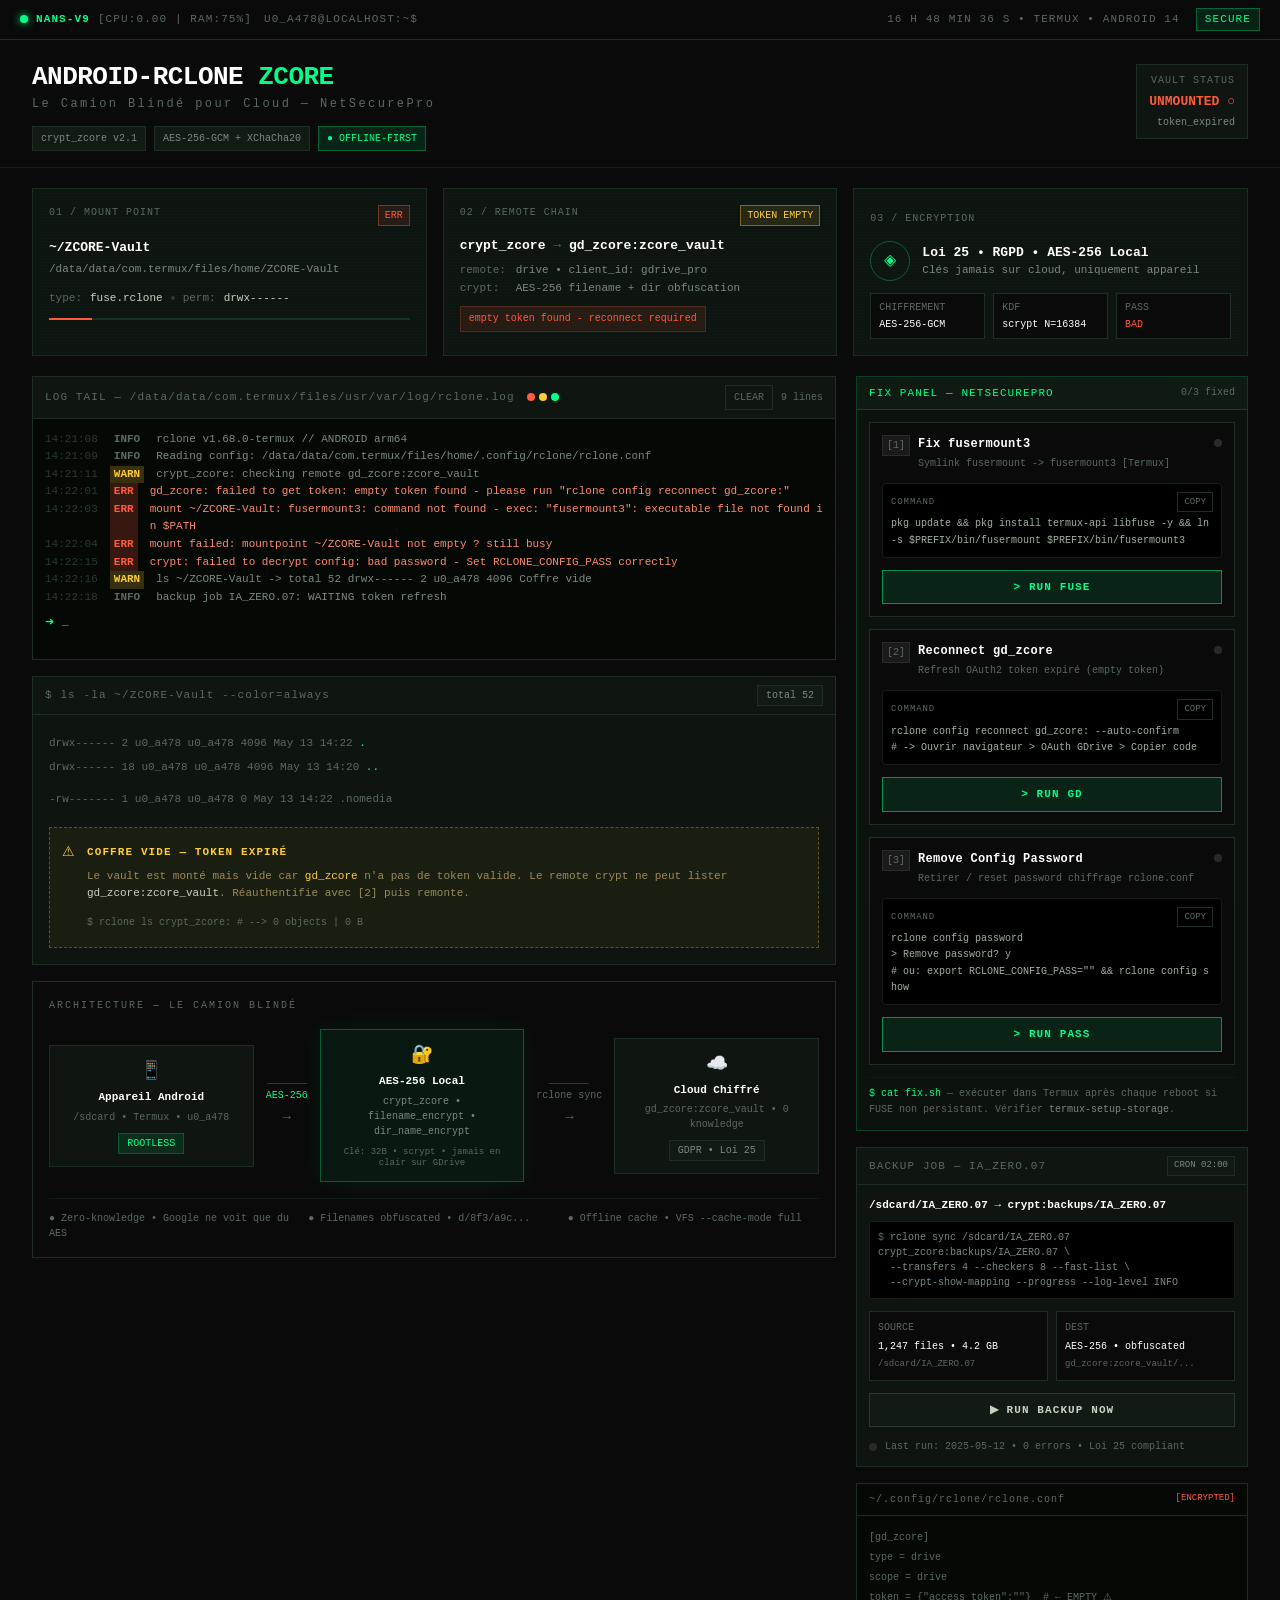
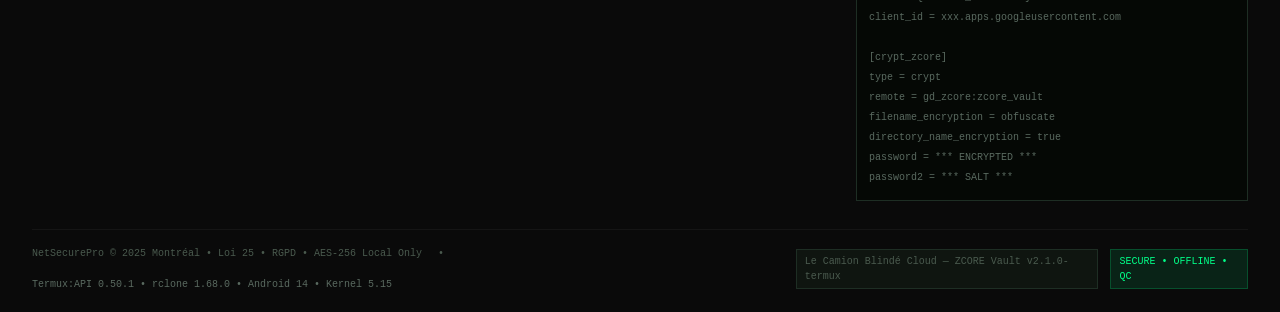
<file: zcore_x5f_vault_x5f_manager (3).html>
<!DOCTYPE html>
<html lang="en">
<head>
  <meta charset="UTF-8">
  <meta name="viewport" content="width=device-width, initial-scale=1">
  <title>React Artifact</title>
  <style>*,:after,:before{--tw-border-spacing-x:0;--tw-border-spacing-y:0;--tw-translate-x:0;--tw-translate-y:0;--tw-rotate:0;--tw-skew-x:0;--tw-skew-y:0;--tw-scale-x:1;--tw-scale-y:1;--tw-pan-x: ;--tw-pan-y: ;--tw-pinch-zoom: ;--tw-scroll-snap-strictness:proximity;--tw-gradient-from-position: ;--tw-gradient-via-position: ;--tw-gradient-to-position: ;--tw-ordinal: ;--tw-slashed-zero: ;--tw-numeric-figure: ;--tw-numeric-spacing: ;--tw-numeric-fraction: ;--tw-ring-inset: ;--tw-ring-offset-width:0px;--tw-ring-offset-color:#fff;--tw-ring-color:rgba(59,130,246,.5);--tw-ring-offset-shadow:0 0 #0000;--tw-ring-shadow:0 0 #0000;--tw-shadow:0 0 #0000;--tw-shadow-colored:0 0 #0000;--tw-blur: ;--tw-brightness: ;--tw-contrast: ;--tw-grayscale: ;--tw-hue-rotate: ;--tw-invert: ;--tw-saturate: ;--tw-sepia: ;--tw-drop-shadow: ;--tw-backdrop-blur: ;--tw-backdrop-brightness: ;--tw-backdrop-contrast: ;--tw-backdrop-grayscale: ;--tw-backdrop-hue-rotate: ;--tw-backdrop-invert: ;--tw-backdrop-opacity: ;--tw-backdrop-saturate: ;--tw-backdrop-sepia: ;--tw-contain-size: ;--tw-contain-layout: ;--tw-contain-paint: ;--tw-contain-style: }::backdrop{--tw-border-spacing-x:0;--tw-border-spacing-y:0;--tw-translate-x:0;--tw-translate-y:0;--tw-rotate:0;--tw-skew-x:0;--tw-skew-y:0;--tw-scale-x:1;--tw-scale-y:1;--tw-pan-x: ;--tw-pan-y: ;--tw-pinch-zoom: ;--tw-scroll-snap-strictness:proximity;--tw-gradient-from-position: ;--tw-gradient-via-position: ;--tw-gradient-to-position: ;--tw-ordinal: ;--tw-slashed-zero: ;--tw-numeric-figure: ;--tw-numeric-spacing: ;--tw-numeric-fraction: ;--tw-ring-inset: ;--tw-ring-offset-width:0px;--tw-ring-offset-color:#fff;--tw-ring-color:rgba(59,130,246,.5);--tw-ring-offset-shadow:0 0 #0000;--tw-ring-shadow:0 0 #0000;--tw-shadow:0 0 #0000;--tw-shadow-colored:0 0 #0000;--tw-blur: ;--tw-brightness: ;--tw-contrast: ;--tw-grayscale: ;--tw-hue-rotate: ;--tw-invert: ;--tw-saturate: ;--tw-sepia: ;--tw-drop-shadow: ;--tw-backdrop-blur: ;--tw-backdrop-brightness: ;--tw-backdrop-contrast: ;--tw-backdrop-grayscale: ;--tw-backdrop-hue-rotate: ;--tw-backdrop-invert: ;--tw-backdrop-opacity: ;--tw-backdrop-saturate: ;--tw-backdrop-sepia: ;--tw-contain-size: ;--tw-contain-layout: ;--tw-contain-paint: ;--tw-contain-style: }/*! tailwindcss v3.4.18 | MIT License | https://tailwindcss.com*/*,:after,:before{box-sizing:border-box;border:0 solid #e5e7eb}:after,:before{--tw-content:""}:host,html{line-height:1.5;-webkit-text-size-adjust:100%;-moz-tab-size:4;-o-tab-size:4;tab-size:4;font-family:ui-sans-serif,system-ui,sans-serif,Apple Color Emoji,Segoe UI Emoji,Segoe UI Symbol,Noto Color Emoji;font-feature-settings:normal;font-variation-settings:normal;-webkit-tap-highlight-color:transparent}body{line-height:inherit}hr{height:0;color:inherit;border-top-width:1px}abbr:where([title]){-webkit-text-decoration:underline dotted;text-decoration:underline dotted}h1,h2,h3,h4,h5,h6{font-size:inherit;font-weight:inherit}a{color:inherit;text-decoration:inherit}b,strong{font-weight:bolder}code,kbd,pre,samp{font-family:ui-monospace,SFMono-Regular,Menlo,Monaco,Consolas,Liberation Mono,Courier New,monospace;font-feature-settings:normal;font-variation-settings:normal;font-size:1em}small{font-size:80%}sub,sup{font-size:75%;line-height:0;position:relative;vertical-align:baseline}sub{bottom:-.25em}sup{top:-.5em}table{text-indent:0;border-color:inherit;border-collapse:collapse}button,input,optgroup,select,textarea{font-family:inherit;font-feature-settings:inherit;font-variation-settings:inherit;font-size:100%;font-weight:inherit;line-height:inherit;letter-spacing:inherit;color:inherit;margin:0;padding:0}button,select{text-transform:none}button,input:where([type=button]),input:where([type=reset]),input:where([type=submit]){-webkit-appearance:button;background-color:transparent;background-image:none}:-moz-focusring{outline:auto}:-moz-ui-invalid{box-shadow:none}progress{vertical-align:baseline}::-webkit-inner-spin-button,::-webkit-outer-spin-button{height:auto}[type=search]{-webkit-appearance:textfield;outline-offset:-2px}::-webkit-search-decoration{-webkit-appearance:none}::-webkit-file-upload-button{-webkit-appearance:button;font:inherit}summary{display:list-item}blockquote,dd,dl,figure,h1,h2,h3,h4,h5,h6,hr,p,pre{margin:0}fieldset{margin:0}fieldset,legend{padding:0}menu,ol,ul{list-style:none;margin:0;padding:0}dialog{padding:0}textarea{resize:vertical}input::-moz-placeholder,textarea::-moz-placeholder{opacity:1;color:#9ca3af}input::placeholder,textarea::placeholder{opacity:1;color:#9ca3af}[role=button],button{cursor:pointer}:disabled{cursor:default}audio,canvas,embed,iframe,img,object,svg,video{display:block;vertical-align:middle}img,video{max-width:100%;height:auto}[hidden]:where(:not([hidden=until-found])){display:none}.pointer-events-none{pointer-events:none}.\!fixed{position:fixed!important}.fixed{position:fixed}.absolute{position:absolute}.relative{position:relative}.sticky{position:sticky}.inset-0{inset:0}.top-0{top:0}.z-40{z-index:40}.col-span-12{grid-column:span 12/span 12}.mx-auto{margin-left:auto;margin-right:auto}.mb-1{margin-bottom:.25rem}.mb-4{margin-bottom:1rem}.ml-2{margin-left:.5rem}.mt-0\.5{margin-top:.125rem}.mt-1{margin-top:.25rem}.mt-2{margin-top:.5rem}.mt-3{margin-top:.75rem}.mt-4{margin-top:1rem}.block{display:block}.inline-block{display:inline-block}.flex{display:flex}.inline-flex{display:inline-flex}.grid{display:grid}.hidden{display:none}.h-1{height:.25rem}.h-10{height:2.5rem}.h-2{height:.5rem}.h-\[1px\]{height:1px}.h-\[240px\]{height:240px}.h-\[2px\]{height:2px}.h-fit{height:-moz-fit-content;height:fit-content}.h-full{height:100%}.min-h-screen{min-height:100vh}.w-1{width:.25rem}.w-10{width:2.5rem}.w-2{width:.5rem}.w-\[12\%\]{width:12%}.w-full{width:100%}.min-w-\[48px\]{min-width:48px}.max-w-\[1320px\]{max-width:1320px}.shrink-0{flex-shrink:0}@keyframes pulse{50%{opacity:.5}}.animate-pulse{animation:pulse 2s cubic-bezier(.4,0,.6,1) infinite}.cursor-not-allowed{cursor:not-allowed}.grid-cols-1{grid-template-columns:repeat(1,minmax(0,1fr))}.grid-cols-12{grid-template-columns:repeat(12,minmax(0,1fr))}.grid-cols-2{grid-template-columns:repeat(2,minmax(0,1fr))}.grid-cols-3{grid-template-columns:repeat(3,minmax(0,1fr))}.flex-col{flex-direction:column}.flex-wrap{flex-wrap:wrap}.place-items-center{place-items:center}.items-start{align-items:flex-start}.items-end{align-items:flex-end}.items-center{align-items:center}.justify-center{justify-content:center}.justify-between{justify-content:space-between}.gap-1{gap:.25rem}.gap-2{gap:.5rem}.gap-3{gap:.75rem}.gap-4{gap:1rem}.space-y-3>:not([hidden])~:not([hidden]){--tw-space-y-reverse:0;margin-top:calc(.75rem*(1 - var(--tw-space-y-reverse)));margin-bottom:calc(.75rem*var(--tw-space-y-reverse))}.space-y-4>:not([hidden])~:not([hidden]){--tw-space-y-reverse:0;margin-top:calc(1rem*(1 - var(--tw-space-y-reverse)));margin-bottom:calc(1rem*var(--tw-space-y-reverse))}.overflow-auto{overflow:auto}.overflow-hidden{overflow:hidden}.overflow-x-auto{overflow-x:auto}.overflow-x-hidden{overflow-x:hidden}.whitespace-pre-wrap{white-space:pre-wrap}.break-all{word-break:break-all}.rounded{border-radius:.25rem}.rounded-full{border-radius:9999px}.border{border-width:1px}.border-b{border-bottom-width:1px}.border-t{border-top-width:1px}.border-dashed{border-style:dashed}.border-\[\#00ff88\]\/20{border-color:rgba(0,255,136,.2)}.border-\[\#00ff88\]\/30{border-color:rgba(0,255,136,.3)}.border-\[\#00ff88\]\/40{border-color:rgba(0,255,136,.4)}.border-\[\#00ff88\]\/50{border-color:rgba(0,255,136,.5)}.border-\[\#121a14\]{--tw-border-opacity:1;border-color:rgb(18 26 20/var(--tw-border-opacity,1))}.border-\[\#151515\]{--tw-border-opacity:1;border-color:rgb(21 21 21/var(--tw-border-opacity,1))}.border-\[\#15201a\]{--tw-border-opacity:1;border-color:rgb(21 32 26/var(--tw-border-opacity,1))}.border-\[\#1a1a1a\]{--tw-border-opacity:1;border-color:rgb(26 26 26/var(--tw-border-opacity,1))}.border-\[\#1c2c20\]{--tw-border-opacity:1;border-color:rgb(28 44 32/var(--tw-border-opacity,1))}.border-\[\#1e2e24\]{--tw-border-opacity:1;border-color:rgb(30 46 36/var(--tw-border-opacity,1))}.border-\[\#2a2a2a\]{--tw-border-opacity:1;border-color:rgb(42 42 42/var(--tw-border-opacity,1))}.border-\[\#2a3a2e\]{--tw-border-opacity:1;border-color:rgb(42 58 46/var(--tw-border-opacity,1))}.border-\[\#ff5a3c\]\/20{border-color:rgba(255,90,60,.2)}.border-\[\#ff5a3c\]\/40{border-color:rgba(255,90,60,.4)}.border-\[\#ffcc33\]\/30{border-color:rgba(255,204,51,.3)}.border-\[\#ffcc33\]\/40{border-color:rgba(255,204,51,.4)}.bg-\[\#00ff88\]{--tw-bg-opacity:1;background-color:rgb(0 255 136/var(--tw-bg-opacity,1))}.bg-\[\#00ff88\]\/10{background-color:rgba(0,255,136,.1)}.bg-\[\#00ff88\]\/20{background-color:rgba(0,255,136,.2)}.bg-\[\#00ff88\]\/5{background-color:rgba(0,255,136,.05)}.bg-\[\#00ff88\]\/\[0\.06\]{background-color:rgba(0,255,136,.06)}.bg-\[\#050805\]{--tw-bg-opacity:1;background-color:rgb(5 8 5/var(--tw-bg-opacity,1))}.bg-\[\#0a0a0a\]{--tw-bg-opacity:1;background-color:rgb(10 10 10/var(--tw-bg-opacity,1))}.bg-\[\#0a0a0a\]\/90{background-color:hsla(0,0%,4%,.9)}.bg-\[\#0c120e\]{--tw-bg-opacity:1;background-color:rgb(12 18 14/var(--tw-bg-opacity,1))}.bg-\[\#0e1410\]{--tw-bg-opacity:1;background-color:rgb(14 20 16/var(--tw-bg-opacity,1))}.bg-\[\#0f1510\]{--tw-bg-opacity:1;background-color:rgb(15 21 16/var(--tw-bg-opacity,1))}.bg-\[\#0f1a12\]{--tw-bg-opacity:1;background-color:rgb(15 26 18/var(--tw-bg-opacity,1))}.bg-\[\#121a14\]{--tw-bg-opacity:1;background-color:rgb(18 26 20/var(--tw-bg-opacity,1))}.bg-\[\#1a1a1a\]{--tw-bg-opacity:1;background-color:rgb(26 26 26/var(--tw-bg-opacity,1))}.bg-\[\#1a2e22\]{--tw-bg-opacity:1;background-color:rgb(26 46 34/var(--tw-bg-opacity,1))}.bg-\[\#2a2a2a\]{--tw-bg-opacity:1;background-color:rgb(42 42 42/var(--tw-bg-opacity,1))}.bg-\[\#2a3a2e\]{--tw-bg-opacity:1;background-color:rgb(42 58 46/var(--tw-bg-opacity,1))}.bg-\[\#ff5a3c\]{--tw-bg-opacity:1;background-color:rgb(255 90 60/var(--tw-bg-opacity,1))}.bg-\[\#ff5a3c\]\/10{background-color:rgba(255,90,60,.1)}.bg-\[\#ff5a3c\]\/20{background-color:rgba(255,90,60,.2)}.bg-\[\#ffcc33\]{--tw-bg-opacity:1;background-color:rgb(255 204 51/var(--tw-bg-opacity,1))}.bg-\[\#ffcc33\]\/10{background-color:rgba(255,204,51,.1)}.bg-\[\#ffcc33\]\/20{background-color:rgba(255,204,51,.2)}.bg-\[\#ffcc33\]\/5{background-color:rgba(255,204,51,.05)}.bg-black{--tw-bg-opacity:1;background-color:rgb(0 0 0/var(--tw-bg-opacity,1))}.bg-white\/10{background-color:hsla(0,0%,100%,.1)}.p-2{padding:.5rem}.p-3{padding:.75rem}.p-4{padding:1rem}.px-1{padding-left:.25rem;padding-right:.25rem}.px-1\.5{padding-left:.375rem;padding-right:.375rem}.px-2{padding-left:.5rem;padding-right:.5rem}.px-3{padding-left:.75rem;padding-right:.75rem}.py-0\.5{padding-top:.125rem;padding-bottom:.125rem}.py-1{padding-top:.25rem;padding-bottom:.25rem}.py-1\.5{padding-top:.375rem;padding-bottom:.375rem}.py-2{padding-top:.5rem;padding-bottom:.5rem}.py-3{padding-top:.75rem;padding-bottom:.75rem}.py-5{padding-top:1.25rem;padding-bottom:1.25rem}.pb-4{padding-bottom:1rem}.pt-2{padding-top:.5rem}.pt-3{padding-top:.75rem}.pt-4{padding-top:1rem}.pt-6{padding-top:1.5rem}.text-center{text-align:center}.text-right{text-align:right}.font-mono{font-family:ui-monospace,SFMono-Regular,Menlo,Monaco,Consolas,Liberation Mono,Courier New,monospace}.text-\[10px\]{font-size:10px}.text-\[11px\]{font-size:11px}.text-\[12px\]{font-size:12px}.text-\[13px\]{font-size:13px}.text-\[14px\]{font-size:14px}.text-\[16px\]{font-size:16px}.text-\[18px\]{font-size:18px}.text-\[9px\]{font-size:9px}.font-bold{font-weight:700}.font-normal{font-weight:400}.font-semibold{font-weight:600}.uppercase{text-transform:uppercase}.leading-5{line-height:1.25rem}.leading-6{line-height:1.5rem}.leading-\[1\.6\]{line-height:1.6}.leading-none{line-height:1}.leading-relaxed{line-height:1.625}.leading-snug{line-height:1.375}.leading-tight{line-height:1.25}.tracking-\[-0\.02em\]{letter-spacing:-.02em}.tracking-\[0\.2em\]{letter-spacing:.2em}.tracking-wide{letter-spacing:.025em}.tracking-widest{letter-spacing:.1em}.text-\[\#00ff88\]{--tw-text-opacity:1;color:rgb(0 255 136/var(--tw-text-opacity,1))}.text-\[\#2a3a2e\]{--tw-text-opacity:1;color:rgb(42 58 46/var(--tw-text-opacity,1))}.text-\[\#4a5a4e\]{--tw-text-opacity:1;color:rgb(74 90 78/var(--tw-text-opacity,1))}.text-\[\#5a6a60\]{--tw-text-opacity:1;color:rgb(90 106 96/var(--tw-text-opacity,1))}.text-\[\#7a8a7e\]{--tw-text-opacity:1;color:rgb(122 138 126/var(--tw-text-opacity,1))}.text-\[\#8a9a8e\]{--tw-text-opacity:1;color:rgb(138 154 142/var(--tw-text-opacity,1))}.text-\[\#8affc8\]{--tw-text-opacity:1;color:rgb(138 255 200/var(--tw-text-opacity,1))}.text-\[\#9a8a5a\]{--tw-text-opacity:1;color:rgb(154 138 90/var(--tw-text-opacity,1))}.text-\[\#a0b0a0\]{--tw-text-opacity:1;color:rgb(160 176 160/var(--tw-text-opacity,1))}.text-\[\#aaff88\]{--tw-text-opacity:1;color:rgb(170 255 136/var(--tw-text-opacity,1))}.text-\[\#c8d2c0\]{--tw-text-opacity:1;color:rgb(200 210 192/var(--tw-text-opacity,1))}.text-\[\#ff5a3c\]{--tw-text-opacity:1;color:rgb(255 90 60/var(--tw-text-opacity,1))}.text-\[\#ff8a6a\]{--tw-text-opacity:1;color:rgb(255 138 106/var(--tw-text-opacity,1))}.text-\[\#ffcc33\]{--tw-text-opacity:1;color:rgb(255 204 51/var(--tw-text-opacity,1))}.text-white{--tw-text-opacity:1;color:rgb(255 255 255/var(--tw-text-opacity,1))}.opacity-60{opacity:.6}.opacity-\[0\.04\]{opacity:.04}.mix-blend-screen{mix-blend-mode:screen}.shadow-\[0_0_20px_rgba\(0\2c 255\2c 136\2c 0\.08\)\]{--tw-shadow:0 0 20px rgba(0,255,136,.08);--tw-shadow-colored:0 0 20px var(--tw-shadow-color)}.shadow-\[0_0_20px_rgba\(0\2c 255\2c 136\2c 0\.08\)\],.shadow-\[0_0_6px_\#00ff88\]{box-shadow:var(--tw-ring-offset-shadow,0 0 #0000),var(--tw-ring-shadow,0 0 #0000),var(--tw-shadow)}.shadow-\[0_0_6px_\#00ff88\]{--tw-shadow:0 0 6px #0f8;--tw-shadow-colored:0 0 6px var(--tw-shadow-color)}.shadow-\[0_0_8px_\#00ff88\]{--tw-shadow:0 0 8px #0f8;--tw-shadow-colored:0 0 8px var(--tw-shadow-color);box-shadow:var(--tw-ring-offset-shadow,0 0 #0000),var(--tw-ring-shadow,0 0 #0000),var(--tw-shadow)}.filter{filter:var(--tw-blur) var(--tw-brightness) var(--tw-contrast) var(--tw-grayscale) var(--tw-hue-rotate) var(--tw-invert) var(--tw-saturate) var(--tw-sepia) var(--tw-drop-shadow)}.backdrop-blur{--tw-backdrop-blur:blur(8px)}.backdrop-blur,.backdrop-filter{backdrop-filter:var(--tw-backdrop-blur) var(--tw-backdrop-brightness) var(--tw-backdrop-contrast) var(--tw-backdrop-grayscale) var(--tw-backdrop-hue-rotate) var(--tw-backdrop-invert) var(--tw-backdrop-opacity) var(--tw-backdrop-saturate) var(--tw-backdrop-sepia)}.transition-all{transition-property:all;transition-timing-function:cubic-bezier(.4,0,.2,1);transition-duration:.15s}.transition-colors{transition-property:color,background-color,border-color,text-decoration-color,fill,stroke;transition-timing-function:cubic-bezier(.4,0,.2,1);transition-duration:.15s}.duration-700{transition-duration:.7s}#root,body,html{min-height:100%}body{margin:0;font-family:ui-sans-serif,system-ui,-apple-system,BlinkMacSystemFont,Segoe UI,sans-serif}[role=button]:not([aria-disabled=true]),button:not(:disabled),label[for],select:not(:disabled),summary{cursor:pointer}.selection\:bg-\[\#00ff88\]\/30 ::-moz-selection{background-color:rgba(0,255,136,.3)}.selection\:bg-\[\#00ff88\]\/30 ::selection{background-color:rgba(0,255,136,.3)}.selection\:text-white ::-moz-selection{--tw-text-opacity:1;color:rgb(255 255 255/var(--tw-text-opacity,1))}.selection\:text-white ::selection{--tw-text-opacity:1;color:rgb(255 255 255/var(--tw-text-opacity,1))}.selection\:bg-\[\#00ff88\]\/30::-moz-selection{background-color:rgba(0,255,136,.3)}.selection\:bg-\[\#00ff88\]\/30::selection{background-color:rgba(0,255,136,.3)}.selection\:text-white::-moz-selection{--tw-text-opacity:1;color:rgb(255 255 255/var(--tw-text-opacity,1))}.selection\:text-white::selection{--tw-text-opacity:1;color:rgb(255 255 255/var(--tw-text-opacity,1))}.hover\:border-\[\#00ff88\]\/30:hover{border-color:rgba(0,255,136,.3)}.hover\:border-\[\#00ff88\]\/40:hover{border-color:rgba(0,255,136,.4)}.hover\:border-\[\#2a3a2e\]:hover{--tw-border-opacity:1;border-color:rgb(42 58 46/var(--tw-border-opacity,1))}.hover\:bg-\[\#00ff88\]\/20:hover{background-color:rgba(0,255,136,.2)}.hover\:text-\[\#00ff88\]:hover{--tw-text-opacity:1;color:rgb(0 255 136/var(--tw-text-opacity,1))}.hover\:shadow-\[0_0_12px_rgba\(0\2c 255\2c 136\2c 0\.2\)\]:hover{--tw-shadow:0 0 12px rgba(0,255,136,.2);--tw-shadow-colored:0 0 12px var(--tw-shadow-color);box-shadow:var(--tw-ring-offset-shadow,0 0 #0000),var(--tw-ring-shadow,0 0 #0000),var(--tw-shadow)}.active\:scale-\[0\.98\]:active{--tw-scale-x:0.98;--tw-scale-y:0.98;transform:translate(var(--tw-translate-x),var(--tw-translate-y)) rotate(var(--tw-rotate)) skewX(var(--tw-skew-x)) skewY(var(--tw-skew-y)) scaleX(var(--tw-scale-x)) scaleY(var(--tw-scale-y))}.disabled\:cursor-not-allowed:disabled{cursor:not-allowed}.disabled\:opacity-50:disabled{opacity:.5}@supports (backdrop-filter:var(--tw )){.supports-\[backdrop-filter\]\:bg-\[\#0a0a0a\]\/80{background-color:hsla(0,0%,4%,.8)}}@media (min-width:640px){.sm\:inline{display:inline}}@media (min-width:768px){.md\:inline{display:inline}.md\:flex{display:flex}.md\:inline-flex{display:inline-flex}.md\:hidden{display:none}.md\:grid-cols-3{grid-template-columns:repeat(3,minmax(0,1fr))}.md\:grid-cols-\[1fr_auto_1fr_auto_1fr\]{grid-template-columns:1fr auto 1fr auto 1fr}.md\:flex-row{flex-direction:row}.md\:items-center{align-items:center}.md\:gap-5{gap:1.25rem}.md\:p-4{padding:1rem}.md\:px-5{padding-left:1.25rem;padding-right:1.25rem}.md\:px-8{padding-left:2rem;padding-right:2rem}.md\:text-\[11px\]{font-size:11px}.md\:text-\[12px\]{font-size:12px}.md\:text-\[26px\]{font-size:26px}}@media (min-width:1024px){.lg\:col-span-4{grid-column:span 4/span 4}.lg\:col-span-8{grid-column:span 8/span 8}}</style>
</head>
<body>
  <div id="root"></div>
  
  <script type="module">var Hc=Object.create;var{getPrototypeOf:Bc,defineProperty:Ll,getOwnPropertyNames:Qc}=Object;var Ac=Object.prototype.hasOwnProperty;var vn=(e,n,t)=>{t=e!=null?Hc(Bc(e)):{};let r=n||!e||!e.__esModule?Ll(t,"default",{value:e,enumerable:!0}):t;for(let l of Qc(e))if(!Ac.call(r,l))Ll(r,l,{get:()=>e[l],enumerable:!0});return r};var ir=(e,n)=>()=>(n||e((n={exports:{}}).exports,n),n.exports);var Kc=(e,n)=>{for(var t in n)Ll(e,t,{get:n[t],enumerable:!0,configurable:!0,set:(r)=>n[t]=()=>r})};var Yc=(e,n)=>()=>(e&&(n=e(e=0)),n);var ft=ir((sf)=>{var ct=Symbol.for("react.element"),Xc=Symbol.for("react.portal"),Gc=Symbol.for("react.fragment"),Zc=Symbol.for("react.strict_mode"),Jc=Symbol.for("react.profiler"),qc=Symbol.for("react.provider"),jc=Symbol.for("react.context"),bc=Symbol.for("react.forward_ref"),ef=Symbol.for("react.suspense"),nf=Symbol.for("react.memo"),tf=Symbol.for("react.lazy"),bu=Symbol.iterator;function rf(e){if(e===null||typeof e!=="object")return null;return e=bu&&e[bu]||e["@@iterator"],typeof e==="function"?e:null}var ti={isMounted:function(){return!1},enqueueForceUpdate:function(){},enqueueReplaceState:function(){},enqueueSetState:function(){}},ri=Object.assign,li={};function On(e,n,t){this.props=e,this.context=n,this.refs=li,this.updater=t||ti}On.prototype.isReactComponent={};On.prototype.setState=function(e,n){if(typeof e!=="object"&&typeof e!=="function"&&e!=null)throw Error("setState(...): takes an object of state variables to update or a function which returns an object of state variables.");this.updater.enqueueSetState(this,e,n,"setState")};On.prototype.forceUpdate=function(e){this.updater.enqueueForceUpdate(this,e,"forceUpdate")};function oi(){}oi.prototype=On.prototype;function Ml(e,n,t){this.props=e,this.context=n,this.refs=li,this.updater=t||ti}var Il=Ml.prototype=new oi;Il.constructor=Ml;ri(Il,On.prototype);Il.isPureReactComponent=!0;var ei=Array.isArray,ui=Object.prototype.hasOwnProperty,Ol={current:null},ii={key:!0,ref:!0,__self:!0,__source:!0};function ai(e,n,t){var r,l={},o=null,u=null;if(n!=null)for(r in n.ref!==void 0&&(u=n.ref),n.key!==void 0&&(o=""+n.key),n)ui.call(n,r)&&!ii.hasOwnProperty(r)&&(l[r]=n[r]);var i=arguments.length-2;if(i===1)l.children=t;else if(1<i){for(var a=Array(i),f=0;f<i;f++)a[f]=arguments[f+2];l.children=a}if(e&&e.defaultProps)for(r in i=e.defaultProps,i)l[r]===void 0&&(l[r]=i[r]);return{$$typeof:ct,type:e,key:o,ref:u,props:l,_owner:Ol.current}}function lf(e,n){return{$$typeof:ct,type:e.type,key:n,ref:e.ref,props:e.props,_owner:e._owner}}function Dl(e){return typeof e==="object"&&e!==null&&e.$$typeof===ct}function of(e){var n={"=":"=0",":":"=2"};return"$"+e.replace(/[=:]/g,function(t){return n[t]})}var ni=/\/+/g;function Rl(e,n){return typeof e==="object"&&e!==null&&e.key!=null?of(""+e.key):n.toString(36)}function sr(e,n,t,r,l){var o=typeof e;if(o==="undefined"||o==="boolean")e=null;var u=!1;if(e===null)u=!0;else switch(o){case"string":case"number":u=!0;break;case"object":switch(e.$$typeof){case ct:case Xc:u=!0}}if(u)return u=e,l=l(u),e=r===""?"."+Rl(u,0):r,ei(l)?(t="",e!=null&&(t=e.replace(ni,"$&/")+"/"),sr(l,n,t,"",function(f){return f})):l!=null&&(Dl(l)&&(l=lf(l,t+(!l.key||u&&u.key===l.key?"":(""+l.key).replace(ni,"$&/")+"/")+e)),n.push(l)),1;if(u=0,r=r===""?".":r+":",ei(e))for(var i=0;i<e.length;i++){o=e[i];var a=r+Rl(o,i);u+=sr(o,n,t,a,l)}else if(a=rf(e),typeof a==="function")for(e=a.call(e),i=0;!(o=e.next()).done;)o=o.value,a=r+Rl(o,i++),u+=sr(o,n,t,a,l);else if(o==="object")throw n=String(e),Error("Objects are not valid as a React child (found: "+(n==="[object Object]"?"object with keys {"+Object.keys(e).join(", ")+"}":n)+"). If you meant to render a collection of children, use an array instead.");return u}function ar(e,n,t){if(e==null)return e;var r=[],l=0;return sr(e,r,"","",function(o){return n.call(t,o,l++)}),r}function uf(e){if(e._status===-1){var n=e._result;n=n(),n.then(function(t){if(e._status===0||e._status===-1)e._status=1,e._result=t},function(t){if(e._status===0||e._status===-1)e._status=2,e._result=t}),e._status===-1&&(e._status=0,e._result=n)}if(e._status===1)return e._result.default;throw e._result}var te={current:null},cr={transition:null},af={ReactCurrentDispatcher:te,ReactCurrentBatchConfig:cr,ReactCurrentOwner:Ol};function si(){throw Error("act(...) is not supported in production builds of React.")}sf.Children={map:ar,forEach:function(e,n,t){ar(e,function(){n.apply(this,arguments)},t)},count:function(e){var n=0;return ar(e,function(){n++}),n},toArray:function(e){return ar(e,function(n){return n})||[]},only:function(e){if(!Dl(e))throw Error("React.Children.only expected to receive a single React element child.");return e}};sf.Component=On;sf.Fragment=Gc;sf.Profiler=Jc;sf.PureComponent=Ml;sf.StrictMode=Zc;sf.Suspense=ef;sf.__SECRET_INTERNALS_DO_NOT_USE_OR_YOU_WILL_BE_FIRED=af;sf.act=si;sf.cloneElement=function(e,n,t){if(e===null||e===void 0)throw Error("React.cloneElement(...): The argument must be a React element, but you passed "+e+".");var r=ri({},e.props),l=e.key,o=e.ref,u=e._owner;if(n!=null){if(n.ref!==void 0&&(o=n.ref,u=Ol.current),n.key!==void 0&&(l=""+n.key),e.type&&e.type.defaultProps)var i=e.type.defaultProps;for(a in n)ui.call(n,a)&&!ii.hasOwnProperty(a)&&(r[a]=n[a]===void 0&&i!==void 0?i[a]:n[a])}var a=arguments.length-2;if(a===1)r.children=t;else if(1<a){i=Array(a);for(var f=0;f<a;f++)i[f]=arguments[f+2];r.children=i}return{$$typeof:ct,type:e.type,key:l,ref:o,props:r,_owner:u}};sf.createContext=function(e){return e={$$typeof:jc,_currentValue:e,_currentValue2:e,_threadCount:0,Provider:null,Consumer:null,_defaultValue:null,_globalName:null},e.Provider={$$typeof:qc,_context:e},e.Consumer=e};sf.createElement=ai;sf.createFactory=function(e){var n=ai.bind(null,e);return n.type=e,n};sf.createRef=function(){return{current:null}};sf.forwardRef=function(e){return{$$typeof:bc,render:e}};sf.isValidElement=Dl;sf.lazy=function(e){return{$$typeof:tf,_payload:{_status:-1,_result:e},_init:uf}};sf.memo=function(e,n){return{$$typeof:nf,type:e,compare:n===void 0?null:n}};sf.startTransition=function(e){var n=cr.transition;cr.transition={};try{e()}finally{cr.transition=n}};sf.unstable_act=si;sf.useCallback=function(e,n){return te.current.useCallback(e,n)};sf.useContext=function(e){return te.current.useContext(e)};sf.useDebugValue=function(){};sf.useDeferredValue=function(e){return te.current.useDeferredValue(e)};sf.useEffect=function(e,n){return te.current.useEffect(e,n)};sf.useId=function(){return te.current.useId()};sf.useImperativeHandle=function(e,n,t){return te.current.useImperativeHandle(e,n,t)};sf.useInsertionEffect=function(e,n){return te.current.useInsertionEffect(e,n)};sf.useLayoutEffect=function(e,n){return te.current.useLayoutEffect(e,n)};sf.useMemo=function(e,n){return te.current.useMemo(e,n)};sf.useReducer=function(e,n,t){return te.current.useReducer(e,n,t)};sf.useRef=function(e){return te.current.useRef(e)};sf.useState=function(e){return te.current.useState(e)};sf.useSyncExternalStore=function(e,n,t){return te.current.useSyncExternalStore(e,n,t)};sf.useTransition=function(){return te.current.useTransition()};sf.version="18.3.1"});var vi=ir((Xf)=>{function Ul(e,n){var t=e.length;e.push(n);e:for(;0<t;){var r=t-1>>>1,l=e[r];if(0<fr(l,n))e[r]=n,e[t]=l,t=r;else break e}}function Ce(e){return e.length===0?null:e[0]}function hr(e){if(e.length===0)return null;var n=e[0],t=e.pop();if(t!==n){e[0]=t;e:for(var r=0,l=e.length,o=l>>>1;r<o;){var u=2*(r+1)-1,i=e[u],a=u+1,f=e[a];if(0>fr(i,t))a<l&&0>fr(f,i)?(e[r]=f,e[a]=t,r=a):(e[r]=i,e[u]=t,r=u);else if(a<l&&0>fr(f,t))e[r]=f,e[a]=t,r=a;else break e}}return n}function fr(e,n){var t=e.sortIndex-n.sortIndex;return t!==0?t:e.id-n.id}if(typeof performance==="object"&&typeof performance.now==="function")xl=performance,Xf.unstable_now=function(){return xl.now()};else dr=Date,Vl=dr.now(),Xf.unstable_now=function(){return dr.now()-Vl};var xl,dr,Vl,Me=[],Ge=[],Yf=1,ve=null,q=3,vr=!1,yn=!1,pt=!1,fi=typeof setTimeout==="function"?setTimeout:null,di=typeof clearTimeout==="function"?clearTimeout:null,ci=typeof setImmediate<"u"?setImmediate:null;typeof navigator<"u"&&navigator.scheduling!==void 0&&navigator.scheduling.isInputPending!==void 0&&navigator.scheduling.isInputPending.bind(navigator.scheduling);function Wl(e){for(var n=Ce(Ge);n!==null;){if(n.callback===null)hr(Ge);else if(n.startTime<=e)hr(Ge),n.sortIndex=n.expirationTime,Ul(Me,n);else break;n=Ce(Ge)}}function Hl(e){if(pt=!1,Wl(e),!yn)if(Ce(Me)!==null)yn=!0,Ql(Bl);else{var n=Ce(Ge);n!==null&&Al(Hl,n.startTime-e)}}function Bl(e,n){yn=!1,pt&&(pt=!1,di(mt),mt=-1),vr=!0;var t=q;try{Wl(n);for(ve=Ce(Me);ve!==null&&(!(ve.expirationTime>n)||e&&!hi());){var r=ve.callback;if(typeof r==="function"){ve.callback=null,q=ve.priorityLevel;var l=r(ve.expirationTime<=n);n=Xf.unstable_now(),typeof l==="function"?ve.callback=l:ve===Ce(Me)&&hr(Me),Wl(n)}else hr(Me);ve=Ce(Me)}if(ve!==null)var o=!0;else{var u=Ce(Ge);u!==null&&Al(Hl,u.startTime-n),o=!1}return o}finally{ve=null,q=t,vr=!1}}var yr=!1,pr=null,mt=-1,pi=5,mi=-1;function hi(){return Xf.unstable_now()-mi<pi?!1:!0}function Fl(){if(pr!==null){var e=Xf.unstable_now();mi=e;var n=!0;try{n=pr(!0,e)}finally{n?dt():(yr=!1,pr=null)}}else yr=!1}var dt;if(typeof ci==="function")dt=function(){ci(Fl)};else if(typeof MessageChannel<"u")mr=new MessageChannel,$l=mr.port2,mr.port1.onmessage=Fl,dt=function(){$l.postMessage(null)};else dt=function(){fi(Fl,0)};var mr,$l;function Ql(e){pr=e,yr||(yr=!0,dt())}function Al(e,n){mt=fi(function(){e(Xf.unstable_now())},n)}Xf.unstable_IdlePriority=5;Xf.unstable_ImmediatePriority=1;Xf.unstable_LowPriority=4;Xf.unstable_NormalPriority=3;Xf.unstable_Profiling=null;Xf.unstable_UserBlockingPriority=2;Xf.unstable_cancelCallback=function(e){e.callback=null};Xf.unstable_continueExecution=function(){yn||vr||(yn=!0,Ql(Bl))};Xf.unstable_forceFrameRate=function(e){0>e||125<e?console.error("forceFrameRate takes a positive int between 0 and 125, forcing frame rates higher than 125 fps is not supported"):pi=0<e?Math.floor(1000/e):5};Xf.unstable_getCurrentPriorityLevel=function(){return q};Xf.unstable_getFirstCallbackNode=function(){return Ce(Me)};Xf.unstable_next=function(e){switch(q){case 1:case 2:case 3:var n=3;break;default:n=q}var t=q;q=n;try{return e()}finally{q=t}};Xf.unstable_pauseExecution=function(){};Xf.unstable_requestPaint=function(){};Xf.unstable_runWithPriority=function(e,n){switch(e){case 1:case 2:case 3:case 4:case 5:break;default:e=3}var t=q;q=e;try{return n()}finally{q=t}};Xf.unstable_scheduleCallback=function(e,n,t){var r=Xf.unstable_now();switch(typeof t==="object"&&t!==null?(t=t.delay,t=typeof t==="number"&&0<t?r+t:r):t=r,e){case 1:var l=-1;break;case 2:l=250;break;case 5:l=1073741823;break;case 4:l=1e4;break;default:l=5000}return l=t+l,e={id:Yf++,callback:n,priorityLevel:e,startTime:t,expirationTime:l,sortIndex:-1},t>r?(e.sortIndex=t,Ul(Ge,e),Ce(Me)===null&&e===Ce(Ge)&&(pt?(di(mt),mt=-1):pt=!0,Al(Hl,t-r))):(e.sortIndex=l,Ul(Me,e),yn||vr||(yn=!0,Ql(Bl))),e};Xf.unstable_shouldYield=hi;Xf.unstable_wrapCallback=function(e){var n=q;return function(){var t=q;q=n;try{return e.apply(this,arguments)}finally{q=t}}}});var qu={};Kc(qu,{version:()=>Rc,unstable_renderSubtreeIntoContainer:()=>Lc,unstable_batchedUpdates:()=>Tc,unmountComponentAtNode:()=>zc,render:()=>Pc,hydrateRoot:()=>Nc,hydrate:()=>_c,flushSync:()=>Cc,findDOMNode:()=>Ec,createRoot:()=>kc,createPortal:()=>Sc,__SECRET_INTERNALS_DO_NOT_USE_OR_YOU_WILL_BE_FIRED:()=>wc});function y(e){for(var n="https://reactjs.org/docs/error-decoder.html?invariant="+e,t=1;t<arguments.length;t++)n+="&args[]="+encodeURIComponent(arguments[t]);return"Minified React error #"+e+"; visit "+n+" for the full message or use the non-minified dev environment for full errors and additional helpful warnings."}function Mn(e,n){nt(e,n),nt(e+"Capture",n)}function nt(e,n){Wt[e]=n;for(e=0;e<n.length;e++)Ea.add(n[e])}function pd(e){if(po.call(gi,e))return!0;if(po.call(yi,e))return!1;if(dd.test(e))return gi[e]=!0;return yi[e]=!0,!1}function md(e,n,t,r){if(t!==null&&t.type===0)return!1;switch(typeof n){case"function":case"symbol":return!0;case"boolean":if(r)return!1;if(t!==null)return!t.acceptsBooleans;return e=e.toLowerCase().slice(0,5),e!=="data-"&&e!=="aria-";default:return!1}}function hd(e,n,t,r){if(n===null||typeof n>"u"||md(e,n,t,r))return!0;if(r)return!1;if(t!==null)switch(t.type){case 3:return!n;case 4:return n===!1;case 5:return isNaN(n);case 6:return isNaN(n)||1>n}return!1}function oe(e,n,t,r,l,o,u){this.acceptsBooleans=n===2||n===3||n===4,this.attributeName=r,this.attributeNamespace=l,this.mustUseProperty=t,this.propertyName=e,this.type=n,this.sanitizeURL=o,this.removeEmptyString=u}function au(e){return e[1].toUpperCase()}function su(e,n,t,r){var l=J.hasOwnProperty(n)?J[n]:null;if(l!==null?l.type!==0:r||!(2<n.length)||n[0]!=="o"&&n[0]!=="O"||n[1]!=="n"&&n[1]!=="N")hd(n,t,l,r)&&(t=null),r||l===null?pd(n)&&(t===null?e.removeAttribute(n):e.setAttribute(n,""+t)):l.mustUseProperty?e[l.propertyName]=t===null?l.type===3?!1:"":t:(n=l.attributeName,r=l.attributeNamespace,t===null?e.removeAttribute(n):(l=l.type,t=l===3||l===4&&t===!0?"":""+t,r?e.setAttributeNS(r,n,t):e.setAttribute(n,t)))}function ht(e){if(e===null||typeof e!=="object")return null;return e=wi&&e[wi]||e["@@iterator"],typeof e==="function"?e:null}function Et(e){if(Kl===void 0)try{throw Error()}catch(t){var n=t.stack.trim().match(/\n( *(at )?)/);Kl=n&&n[1]||""}return`
`+Kl+e}function Xl(e,n){if(!e||Yl)return"";Yl=!0;var t=Error.prepareStackTrace;Error.prepareStackTrace=void 0;try{if(n)if(n=function(){throw Error()},Object.defineProperty(n.prototype,"props",{set:function(){throw Error()}}),typeof Reflect==="object"&&Reflect.construct){try{Reflect.construct(n,[])}catch(f){var r=f}Reflect.construct(e,[],n)}else{try{n.call()}catch(f){r=f}e.call(n.prototype)}else{try{throw Error()}catch(f){r=f}e()}}catch(f){if(f&&r&&typeof f.stack==="string"){for(var l=f.stack.split(`
`),o=r.stack.split(`
`),u=l.length-1,i=o.length-1;1<=u&&0<=i&&l[u]!==o[i];)i--;for(;1<=u&&0<=i;u--,i--)if(l[u]!==o[i]){if(u!==1||i!==1)do if(u--,i--,0>i||l[u]!==o[i]){var a=`
`+l[u].replace(" at new "," at ");return e.displayName&&a.includes("<anonymous>")&&(a=a.replace("<anonymous>",e.displayName)),a}while(1<=u&&0<=i);break}}}finally{Yl=!1,Error.prepareStackTrace=t}return(e=e?e.displayName||e.name:"")?Et(e):""}function vd(e){switch(e.tag){case 5:return Et(e.type);case 16:return Et("Lazy");case 13:return Et("Suspense");case 19:return Et("SuspenseList");case 0:case 2:case 15:return e=Xl(e.type,!1),e;case 11:return e=Xl(e.type.render,!1),e;case 1:return e=Xl(e.type,!0),e;default:return""}}function yo(e){if(e==null)return null;if(typeof e==="function")return e.displayName||e.name||null;if(typeof e==="string")return e;switch(e){case Vn:return"Fragment";case xn:return"Portal";case mo:return"Profiler";case cu:return"StrictMode";case ho:return"Suspense";case vo:return"SuspenseList"}if(typeof e==="object")switch(e.$$typeof){case _a:return(e.displayName||"Context")+".Consumer";case Ca:return(e._context.displayName||"Context")+".Provider";case fu:var n=e.render;return e=e.displayName,e||(e=n.displayName||n.name||"",e=e!==""?"ForwardRef("+e+")":"ForwardRef"),e;case du:return n=e.displayName||null,n!==null?n:yo(e.type)||"Memo";case Je:n=e._payload,e=e._init;try{return yo(e(n))}catch(t){}}return null}function yd(e){var n=e.type;switch(e.tag){case 24:return"Cache";case 9:return(n.displayName||"Context")+".Consumer";case 10:return(n._context.displayName||"Context")+".Provider";case 18:return"DehydratedFragment";case 11:return e=n.render,e=e.displayName||e.name||"",n.displayName||(e!==""?"ForwardRef("+e+")":"ForwardRef");case 7:return"Fragment";case 5:return n;case 4:return"Portal";case 3:return"Root";case 6:return"Text";case 16:return yo(n);case 8:return n===cu?"StrictMode":"Mode";case 22:return"Offscreen";case 12:return"Profiler";case 21:return"Scope";case 13:return"Suspense";case 19:return"SuspenseList";case 25:return"TracingMarker";case 1:case 0:case 17:case 2:case 14:case 15:if(typeof n==="function")return n.displayName||n.name||null;if(typeof n==="string")return n}return null}function fn(e){switch(typeof e){case"boolean":case"number":case"string":case"undefined":return e;case"object":return e;default:return""}}function Pa(e){var n=e.type;return(e=e.nodeName)&&e.toLowerCase()==="input"&&(n==="checkbox"||n==="radio")}function gd(e){var n=Pa(e)?"checked":"value",t=Object.getOwnPropertyDescriptor(e.constructor.prototype,n),r=""+e[n];if(!e.hasOwnProperty(n)&&typeof t<"u"&&typeof t.get==="function"&&typeof t.set==="function"){var{get:l,set:o}=t;return Object.defineProperty(e,n,{configurable:!0,get:function(){return l.call(this)},set:function(u){r=""+u,o.call(this,u)}}),Object.defineProperty(e,n,{enumerable:t.enumerable}),{getValue:function(){return r},setValue:function(u){r=""+u},stopTracking:function(){e._valueTracker=null,delete e[n]}}}}function wr(e){e._valueTracker||(e._valueTracker=gd(e))}function za(e){if(!e)return!1;var n=e._valueTracker;if(!n)return!0;var t=n.getValue(),r="";return e&&(r=Pa(e)?e.checked?"true":"false":e.value),e=r,e!==t?(n.setValue(e),!0):!1}function Ar(e){if(e=e||(typeof document<"u"?document:void 0),typeof e>"u")return null;try{return e.activeElement||e.body}catch(n){return e.body}}function go(e,n){var t=n.checked;return W({},n,{defaultChecked:void 0,defaultValue:void 0,value:void 0,checked:t!=null?t:e._wrapperState.initialChecked})}function Si(e,n){var t=n.defaultValue==null?"":n.defaultValue,r=n.checked!=null?n.checked:n.defaultChecked;t=fn(n.value!=null?n.value:t),e._wrapperState={initialChecked:r,initialValue:t,controlled:n.type==="checkbox"||n.type==="radio"?n.checked!=null:n.value!=null}}function Ta(e,n){n=n.checked,n!=null&&su(e,"checked",n,!1)}function wo(e,n){Ta(e,n);var t=fn(n.value),r=n.type;if(t!=null)if(r==="number"){if(t===0&&e.value===""||e.value!=t)e.value=""+t}else e.value!==""+t&&(e.value=""+t);else if(r==="submit"||r==="reset"){e.removeAttribute("value");return}n.hasOwnProperty("value")?So(e,n.type,t):n.hasOwnProperty("defaultValue")&&So(e,n.type,fn(n.defaultValue)),n.checked==null&&n.defaultChecked!=null&&(e.defaultChecked=!!n.defaultChecked)}function ki(e,n,t){if(n.hasOwnProperty("value")||n.hasOwnProperty("defaultValue")){var r=n.type;if(!(r!=="submit"&&r!=="reset"||n.value!==void 0&&n.value!==null))return;n=""+e._wrapperState.initialValue,t||n===e.value||(e.value=n),e.defaultValue=n}t=e.name,t!==""&&(e.name=""),e.defaultChecked=!!e._wrapperState.initialChecked,t!==""&&(e.name=t)}function So(e,n,t){if(n!=="number"||Ar(e.ownerDocument)!==e)t==null?e.defaultValue=""+e._wrapperState.initialValue:e.defaultValue!==""+t&&(e.defaultValue=""+t)}function Zn(e,n,t,r){if(e=e.options,n){n={};for(var l=0;l<t.length;l++)n["$"+t[l]]=!0;for(t=0;t<e.length;t++)l=n.hasOwnProperty("$"+e[t].value),e[t].selected!==l&&(e[t].selected=l),l&&r&&(e[t].defaultSelected=!0)}else{t=""+fn(t),n=null;for(l=0;l<e.length;l++){if(e[l].value===t){e[l].selected=!0,r&&(e[l].defaultSelected=!0);return}n!==null||e[l].disabled||(n=e[l])}n!==null&&(n.selected=!0)}}function ko(e,n){if(n.dangerouslySetInnerHTML!=null)throw Error(y(91));return W({},n,{value:void 0,defaultValue:void 0,children:""+e._wrapperState.initialValue})}function Ei(e,n){var t=n.value;if(t==null){if(t=n.children,n=n.defaultValue,t!=null){if(n!=null)throw Error(y(92));if(Ct(t)){if(1<t.length)throw Error(y(93));t=t[0]}n=t}n==null&&(n=""),t=n}e._wrapperState={initialValue:fn(t)}}function La(e,n){var t=fn(n.value),r=fn(n.defaultValue);t!=null&&(t=""+t,t!==e.value&&(e.value=t),n.defaultValue==null&&e.defaultValue!==t&&(e.defaultValue=t)),r!=null&&(e.defaultValue=""+r)}function Ci(e){var n=e.textContent;n===e._wrapperState.initialValue&&n!==""&&n!==null&&(e.value=n)}function Ra(e){switch(e){case"svg":return"http://www.w3.org/2000/svg";case"math":return"http://www.w3.org/1998/Math/MathML";default:return"http://www.w3.org/1999/xhtml"}}function Eo(e,n){return e==null||e==="http://www.w3.org/1999/xhtml"?Ra(n):e==="http://www.w3.org/2000/svg"&&n==="foreignObject"?"http://www.w3.org/1999/xhtml":e}function $t(e,n){if(n){var t=e.firstChild;if(t&&t===e.lastChild&&t.nodeType===3){t.nodeValue=n;return}}e.textContent=n}function Ia(e,n,t){return n==null||typeof n==="boolean"||n===""?"":t||typeof n!=="number"||n===0||Rt.hasOwnProperty(e)&&Rt[e]?(""+n).trim():n+"px"}function Oa(e,n){e=e.style;for(var t in n)if(n.hasOwnProperty(t)){var r=t.indexOf("--")===0,l=Ia(t,n[t],r);t==="float"&&(t="cssFloat"),r?e.setProperty(t,l):e[t]=l}}function Co(e,n){if(n){if(Sd[e]&&(n.children!=null||n.dangerouslySetInnerHTML!=null))throw Error(y(137,e));if(n.dangerouslySetInnerHTML!=null){if(n.children!=null)throw Error(y(60));if(typeof n.dangerouslySetInnerHTML!=="object"||!("__html"in n.dangerouslySetInnerHTML))throw Error(y(61))}if(n.style!=null&&typeof n.style!=="object")throw Error(y(62))}}function _o(e,n){if(e.indexOf("-")===-1)return typeof n.is==="string";switch(e){case"annotation-xml":case"color-profile":case"font-face":case"font-face-src":case"font-face-uri":case"font-face-format":case"font-face-name":case"missing-glyph":return!1;default:return!0}}function pu(e){return e=e.target||e.srcElement||window,e.correspondingUseElement&&(e=e.correspondingUseElement),e.nodeType===3?e.parentNode:e}function _i(e){if(e=lr(e)){if(typeof Po!=="function")throw Error(y(280));var n=e.stateNode;n&&(n=gl(n),Po(e.stateNode,e.type,n))}}function Da(e){Jn?qn?qn.push(e):qn=[e]:Jn=e}function Fa(){if(Jn){var e=Jn,n=qn;if(qn=Jn=null,_i(e),n)for(e=0;e<n.length;e++)_i(n[e])}}function Ua(e,n){return e(n)}function xa(){}function Va(e,n,t){if(Gl)return e(n,t);Gl=!0;try{return Ua(e,n,t)}finally{if(Gl=!1,Jn!==null||qn!==null)xa(),Fa()}}function Ht(e,n){var t=e.stateNode;if(t===null)return null;var r=gl(t);if(r===null)return null;t=r[n];e:switch(n){case"onClick":case"onClickCapture":case"onDoubleClick":case"onDoubleClickCapture":case"onMouseDown":case"onMouseDownCapture":case"onMouseMove":case"onMouseMoveCapture":case"onMouseUp":case"onMouseUpCapture":case"onMouseEnter":(r=!r.disabled)||(e=e.type,r=!(e==="button"||e==="input"||e==="select"||e==="textarea")),e=!r;break e;default:e=!1}if(e)return null;if(t&&typeof t!=="function")throw Error(y(231,n,typeof t));return t}function kd(e,n,t,r,l,o,u,i,a){var f=Array.prototype.slice.call(arguments,3);try{n.apply(t,f)}catch(h){this.onError(h)}}function Cd(e,n,t,r,l,o,u,i,a){Mt=!1,Kr=null,kd.apply(Ed,arguments)}function _d(e,n,t,r,l,o,u,i,a){if(Cd.apply(this,arguments),Mt){if(Mt){var f=Kr;Mt=!1,Kr=null}else throw Error(y(198));Yr||(Yr=!0,To=f)}}function In(e){var n=e,t=e;if(e.alternate)for(;n.return;)n=n.return;else{e=n;do n=e,(n.flags&4098)!==0&&(t=n.return),e=n.return;while(e)}return n.tag===3?t:null}function Wa(e){if(e.tag===13){var n=e.memoizedState;if(n===null&&(e=e.alternate,e!==null&&(n=e.memoizedState)),n!==null)return n.dehydrated}return null}function Ni(e){if(In(e)!==e)throw Error(y(188))}function Nd(e){var n=e.alternate;if(!n){if(n=In(e),n===null)throw Error(y(188));return n!==e?null:e}for(var t=e,r=n;;){var l=t.return;if(l===null)break;var o=l.alternate;if(o===null){if(r=l.return,r!==null){t=r;continue}break}if(l.child===o.child){for(o=l.child;o;){if(o===t)return Ni(l),e;if(o===r)return Ni(l),n;o=o.sibling}throw Error(y(188))}if(t.return!==r.return)t=l,r=o;else{for(var u=!1,i=l.child;i;){if(i===t){u=!0,t=l,r=o;break}if(i===r){u=!0,r=l,t=o;break}i=i.sibling}if(!u){for(i=o.child;i;){if(i===t){u=!0,t=o,r=l;break}if(i===r){u=!0,r=o,t=l;break}i=i.sibling}if(!u)throw Error(y(189))}}if(t.alternate!==r)throw Error(y(190))}if(t.tag!==3)throw Error(y(188));return t.stateNode.current===t?e:n}function $a(e){return e=Nd(e),e!==null?Ha(e):null}function Ha(e){if(e.tag===5||e.tag===6)return e;for(e=e.child;e!==null;){var n=Ha(e);if(n!==null)return n;e=e.sibling}return null}function Rd(e){if(Fe&&typeof Fe.onCommitFiberRoot==="function")try{Fe.onCommitFiberRoot(ml,e,void 0,(e.current.flags&128)===128)}catch(n){}}function Od(e){return e>>>=0,e===0?32:31-(Md(e)/Id|0)|0}function _t(e){switch(e&-e){case 1:return 1;case 2:return 2;case 4:return 4;case 8:return 8;case 16:return 16;case 32:return 32;case 64:case 128:case 256:case 512:case 1024:case 2048:case 4096:case 8192:case 16384:case 32768:case 65536:case 131072:case 262144:case 524288:case 1048576:case 2097152:return e&4194240;case 4194304:case 8388608:case 16777216:case 33554432:case 67108864:return e&130023424;case 134217728:return 134217728;case 268435456:return 268435456;case 536870912:return 536870912;case 1073741824:return 1073741824;default:return e}}function Gr(e,n){var t=e.pendingLanes;if(t===0)return 0;var r=0,l=e.suspendedLanes,o=e.pingedLanes,u=t&268435455;if(u!==0){var i=u&~l;i!==0?r=_t(i):(o&=u,o!==0&&(r=_t(o)))}else u=t&~l,u!==0?r=_t(u):o!==0&&(r=_t(o));if(r===0)return 0;if(n!==0&&n!==r&&(n&l)===0&&(l=r&-r,o=n&-n,l>=o||l===16&&(o&4194240)!==0))return n;if((r&4)!==0&&(r|=t&16),n=e.entangledLanes,n!==0)for(e=e.entanglements,n&=r;0<n;)t=31-Te(n),l=1<<t,r|=e[t],n&=~l;return r}function Dd(e,n){switch(e){case 1:case 2:case 4:return n+250;case 8:case 16:case 32:case 64:case 128:case 256:case 512:case 1024:case 2048:case 4096:case 8192:case 16384:case 32768:case 65536:case 131072:case 262144:case 524288:case 1048576:case 2097152:return n+5000;case 4194304:case 8388608:case 16777216:case 33554432:case 67108864:return-1;case 134217728:case 268435456:case 536870912:case 1073741824:return-1;default:return-1}}function Fd(e,n){for(var{suspendedLanes:t,pingedLanes:r,expirationTimes:l,pendingLanes:o}=e;0<o;){var u=31-Te(o),i=1<<u,a=l[u];if(a===-1){if((i&t)===0||(i&r)!==0)l[u]=Dd(i,n)}else a<=n&&(e.expiredLanes|=i);o&=~i}}function Lo(e){return e=e.pendingLanes&-1073741825,e!==0?e:e&1073741824?1073741824:0}function Ka(){var e=kr;return kr<<=1,(kr&4194240)===0&&(kr=64),e}function Zl(e){for(var n=[],t=0;31>t;t++)n.push(e);return n}function tr(e,n,t){e.pendingLanes|=n,n!==536870912&&(e.suspendedLanes=0,e.pingedLanes=0),e=e.eventTimes,n=31-Te(n),e[n]=t}function Ud(e,n){var t=e.pendingLanes&~n;e.pendingLanes=n,e.suspendedLanes=0,e.pingedLanes=0,e.expiredLanes&=n,e.mutableReadLanes&=n,e.entangledLanes&=n,n=e.entanglements;var r=e.eventTimes;for(e=e.expirationTimes;0<t;){var l=31-Te(t),o=1<<l;n[l]=0,r[l]=-1,e[l]=-1,t&=~o}}function hu(e,n){var t=e.entangledLanes|=n;for(e=e.entanglements;t;){var r=31-Te(t),l=1<<r;l&n|e[r]&n&&(e[r]|=n),t&=~l}}function Ya(e){return e&=-e,1<e?4<e?(e&268435455)!==0?16:536870912:4:1}function zi(e,n){switch(e){case"focusin":case"focusout":tn=null;break;case"dragenter":case"dragleave":rn=null;break;case"mouseover":case"mouseout":ln=null;break;case"pointerover":case"pointerout":Bt.delete(n.pointerId);break;case"gotpointercapture":case"lostpointercapture":Qt.delete(n.pointerId)}}function vt(e,n,t,r,l,o){if(e===null||e.nativeEvent!==o)return e={blockedOn:n,domEventName:t,eventSystemFlags:r,nativeEvent:o,targetContainers:[l]},n!==null&&(n=lr(n),n!==null&&vu(n)),e;return e.eventSystemFlags|=r,n=e.targetContainers,l!==null&&n.indexOf(l)===-1&&n.push(l),e}function Vd(e,n,t,r,l){switch(n){case"focusin":return tn=vt(tn,e,n,t,r,l),!0;case"dragenter":return rn=vt(rn,e,n,t,r,l),!0;case"mouseover":return ln=vt(ln,e,n,t,r,l),!0;case"pointerover":var o=l.pointerId;return Bt.set(o,vt(Bt.get(o)||null,e,n,t,r,l)),!0;case"gotpointercapture":return o=l.pointerId,Qt.set(o,vt(Qt.get(o)||null,e,n,t,r,l)),!0}return!1}function qa(e){var n=kn(e.target);if(n!==null){var t=In(n);if(t!==null){if(n=t.tag,n===13){if(n=Wa(t),n!==null){e.blockedOn=n,Ja(e.priority,function(){Ga(t)});return}}else if(n===3&&t.stateNode.current.memoizedState.isDehydrated){e.blockedOn=t.tag===3?t.stateNode.containerInfo:null;return}}}e.blockedOn=null}function Or(e){if(e.blockedOn!==null)return!1;for(var n=e.targetContainers;0<n.length;){var t=Mo(e.domEventName,e.eventSystemFlags,n[0],e.nativeEvent);if(t===null){t=e.nativeEvent;var r=new t.constructor(t.type,t);No=r,t.target.dispatchEvent(r),No=null}else return n=lr(t),n!==null&&vu(n),e.blockedOn=t,!1;n.shift()}return!0}function Ti(e,n,t){Or(e)&&t.delete(n)}function Wd(){Ro=!1,tn!==null&&Or(tn)&&(tn=null),rn!==null&&Or(rn)&&(rn=null),ln!==null&&Or(ln)&&(ln=null),Bt.forEach(Ti),Qt.forEach(Ti)}function yt(e,n){e.blockedOn===n&&(e.blockedOn=null,Ro||(Ro=!0,F.unstable_scheduleCallback(F.unstable_NormalPriority,Wd)))}function At(e){function n(l){return yt(l,e)}if(0<Cr.length){yt(Cr[0],e);for(var t=1;t<Cr.length;t++){var r=Cr[t];r.blockedOn===e&&(r.blockedOn=null)}}tn!==null&&yt(tn,e),rn!==null&&yt(rn,e),ln!==null&&yt(ln,e),Bt.forEach(n),Qt.forEach(n);for(t=0;t<je.length;t++)r=je[t],r.blockedOn===e&&(r.blockedOn=null);for(;0<je.length&&(t=je[0],t.blockedOn===null);)qa(t),t.blockedOn===null&&je.shift()}function $d(e,n,t,r){var l=R,o=jn.transition;jn.transition=null;try{R=1,yu(e,n,t,r)}finally{R=l,jn.transition=o}}function Hd(e,n,t,r){var l=R,o=jn.transition;jn.transition=null;try{R=4,yu(e,n,t,r)}finally{R=l,jn.transition=o}}function yu(e,n,t,r){if(Zr){var l=Mo(e,n,t,r);if(l===null)no(e,n,r,Jr,t),zi(e,r);else if(Vd(l,e,n,t,r))r.stopPropagation();else if(zi(e,r),n&4&&-1<xd.indexOf(e)){for(;l!==null;){var o=lr(l);if(o!==null&&Xa(o),o=Mo(e,n,t,r),o===null&&no(e,n,r,Jr,t),o===l)break;l=o}l!==null&&r.stopPropagation()}else no(e,n,r,null,t)}}function Mo(e,n,t,r){if(Jr=null,e=pu(r),e=kn(e),e!==null)if(n=In(e),n===null)e=null;else if(t=n.tag,t===13){if(e=Wa(n),e!==null)return e;e=null}else if(t===3){if(n.stateNode.current.memoizedState.isDehydrated)return n.tag===3?n.stateNode.containerInfo:null;e=null}else n!==e&&(e=null);return Jr=e,null}function ja(e){switch(e){case"cancel":case"click":case"close":case"contextmenu":case"copy":case"cut":case"auxclick":case"dblclick":case"dragend":case"dragstart":case"drop":case"focusin":case"focusout":case"input":case"invalid":case"keydown":case"keypress":case"keyup":case"mousedown":case"mouseup":case"paste":case"pause":case"play":case"pointercancel":case"pointerdown":case"pointerup":case"ratechange":case"reset":case"resize":case"seeked":case"submit":case"touchcancel":case"touchend":case"touchstart":case"volumechange":case"change":case"selectionchange":case"textInput":case"compositionstart":case"compositionend":case"compositionupdate":case"beforeblur":case"afterblur":case"beforeinput":case"blur":case"fullscreenchange":case"focus":case"hashchange":case"popstate":case"select":case"selectstart":return 1;case"drag":case"dragenter":case"dragexit":case"dragleave":case"dragover":case"mousemove":case"mouseout":case"mouseover":case"pointermove":case"pointerout":case"pointerover":case"scroll":case"toggle":case"touchmove":case"wheel":case"mouseenter":case"mouseleave":case"pointerenter":case"pointerleave":return 4;case"message":switch(Td()){case mu:return 1;case Qa:return 4;case Xr:case Ld:return 16;case Aa:return 536870912;default:return 16}default:return 16}}function ba(){if(Dr)return Dr;var e,n=gu,t=n.length,r,l="value"in en?en.value:en.textContent,o=l.length;for(e=0;e<t&&n[e]===l[e];e++);var u=t-e;for(r=1;r<=u&&n[t-r]===l[o-r];r++);return Dr=l.slice(e,1<r?1-r:void 0)}function Fr(e){var n=e.keyCode;return"charCode"in e?(e=e.charCode,e===0&&n===13&&(e=13)):e=n,e===10&&(e=13),32<=e||e===13?e:0}function _r(){return!0}function Li(){return!1}function me(e){function n(t,r,l,o,u){this._reactName=t,this._targetInst=l,this.type=r,this.nativeEvent=o,this.target=u,this.currentTarget=null;for(var i in e)e.hasOwnProperty(i)&&(t=e[i],this[i]=t?t(o):o[i]);return this.isDefaultPrevented=(o.defaultPrevented!=null?o.defaultPrevented:o.returnValue===!1)?_r:Li,this.isPropagationStopped=Li,this}return W(n.prototype,{preventDefault:function(){this.defaultPrevented=!0;var t=this.nativeEvent;t&&(t.preventDefault?t.preventDefault():typeof t.returnValue!=="unknown"&&(t.returnValue=!1),this.isDefaultPrevented=_r)},stopPropagation:function(){var t=this.nativeEvent;t&&(t.stopPropagation?t.stopPropagation():typeof t.cancelBubble!=="unknown"&&(t.cancelBubble=!0),this.isPropagationStopped=_r)},persist:function(){},isPersistent:_r}),n}function ep(e){var n=this.nativeEvent;return n.getModifierState?n.getModifierState(e):(e=bd[e])?!!n[e]:!1}function Su(){return ep}function ns(e,n){switch(e){case"keyup":return cp.indexOf(n.keyCode)!==-1;case"keydown":return n.keyCode!==229;case"keypress":case"mousedown":case"focusout":return!0;default:return!1}}function ts(e){return e=e.detail,typeof e==="object"&&"data"in e?e.data:null}function dp(e,n){switch(e){case"compositionend":return ts(n);case"keypress":if(n.which!==32)return null;return Di=!0,Oi;case"textInput":return e=n.data,e===Oi&&Di?null:e;default:return null}}function pp(e,n){if(Wn)return e==="compositionend"||!ku&&ns(e,n)?(e=ba(),Dr=gu=en=null,Wn=!1,e):null;switch(e){case"paste":return null;case"keypress":if(!(n.ctrlKey||n.altKey||n.metaKey)||n.ctrlKey&&n.altKey){if(n.char&&1<n.char.length)return n.char;if(n.which)return String.fromCharCode(n.which)}return null;case"compositionend":return es&&n.locale!=="ko"?null:n.data;default:return null}}function Fi(e){var n=e&&e.nodeName&&e.nodeName.toLowerCase();return n==="input"?!!mp[e.type]:n==="textarea"?!0:!1}function rs(e,n,t,r){Da(r),n=qr(n,"onChange"),0<n.length&&(t=new wu("onChange","change",null,t,r),e.push({event:t,listeners:n}))}function hp(e){ms(e,0)}function vl(e){var n=Bn(e);if(za(n))return e}function vp(e,n){if(e==="change")return n}function Ui(){Ot&&(Ot.detachEvent("onpropertychange",os),Kt=Ot=null)}function os(e){if(e.propertyName==="value"&&vl(Kt)){var n=[];rs(n,Kt,e,pu(e)),Va(hp,n)}}function yp(e,n,t){e==="focusin"?(Ui(),Ot=n,Kt=t,Ot.attachEvent("onpropertychange",os)):e==="focusout"&&Ui()}function gp(e){if(e==="selectionchange"||e==="keyup"||e==="keydown")return vl(Kt)}function wp(e,n){if(e==="click")return vl(n)}function Sp(e,n){if(e==="input"||e==="change")return vl(n)}function kp(e,n){return e===n&&(e!==0||1/e===1/n)||e!==e&&n!==n}function Yt(e,n){if(Re(e,n))return!0;if(typeof e!=="object"||e===null||typeof n!=="object"||n===null)return!1;var t=Object.keys(e),r=Object.keys(n);if(t.length!==r.length)return!1;for(r=0;r<t.length;r++){var l=t[r];if(!po.call(n,l)||!Re(e[l],n[l]))return!1}return!0}function xi(e){for(;e&&e.firstChild;)e=e.firstChild;return e}function Vi(e,n){var t=xi(e);e=0;for(var r;t;){if(t.nodeType===3){if(r=e+t.textContent.length,e<=n&&r>=n)return{node:t,offset:n-e};e=r}e:{for(;t;){if(t.nextSibling){t=t.nextSibling;break e}t=t.parentNode}t=void 0}t=xi(t)}}function us(e,n){return e&&n?e===n?!0:e&&e.nodeType===3?!1:n&&n.nodeType===3?us(e,n.parentNode):("contains"in e)?e.contains(n):e.compareDocumentPosition?!!(e.compareDocumentPosition(n)&16):!1:!1}function is(){for(var e=window,n=Ar();n instanceof e.HTMLIFrameElement;){try{var t=typeof n.contentWindow.location.href==="string"}catch(r){t=!1}if(t)e=n.contentWindow;else break;n=Ar(e.document)}return n}function Eu(e){var n=e&&e.nodeName&&e.nodeName.toLowerCase();return n&&(n==="input"&&(e.type==="text"||e.type==="search"||e.type==="tel"||e.type==="url"||e.type==="password")||n==="textarea"||e.contentEditable==="true")}function Ep(e){var n=is(),t=e.focusedElem,r=e.selectionRange;if(n!==t&&t&&t.ownerDocument&&us(t.ownerDocument.documentElement,t)){if(r!==null&&Eu(t)){if(n=r.start,e=r.end,e===void 0&&(e=n),"selectionStart"in t)t.selectionStart=n,t.selectionEnd=Math.min(e,t.value.length);else if(e=(n=t.ownerDocument||document)&&n.defaultView||window,e.getSelection){e=e.getSelection();var l=t.textContent.length,o=Math.min(r.start,l);r=r.end===void 0?o:Math.min(r.end,l),!e.extend&&o>r&&(l=r,r=o,o=l),l=Vi(t,o);var u=Vi(t,r);l&&u&&(e.rangeCount!==1||e.anchorNode!==l.node||e.anchorOffset!==l.offset||e.focusNode!==u.node||e.focusOffset!==u.offset)&&(n=n.createRange(),n.setStart(l.node,l.offset),e.removeAllRanges(),o>r?(e.addRange(n),e.extend(u.node,u.offset)):(n.setEnd(u.node,u.offset),e.addRange(n)))}}n=[];for(e=t;e=e.parentNode;)e.nodeType===1&&n.push({element:e,left:e.scrollLeft,top:e.scrollTop});typeof t.focus==="function"&&t.focus();for(t=0;t<n.length;t++)e=n[t],e.element.scrollLeft=e.left,e.element.scrollTop=e.top}}function Wi(e,n,t){var r=t.window===t?t.document:t.nodeType===9?t:t.ownerDocument;Oo||$n==null||$n!==Ar(r)||(r=$n,("selectionStart"in r)&&Eu(r)?r={start:r.selectionStart,end:r.selectionEnd}:(r=(r.ownerDocument&&r.ownerDocument.defaultView||window).getSelection(),r={anchorNode:r.anchorNode,anchorOffset:r.anchorOffset,focusNode:r.focusNode,focusOffset:r.focusOffset}),Dt&&Yt(Dt,r)||(Dt=r,r=qr(Io,"onSelect"),0<r.length&&(n=new wu("onSelect","select",null,n,t),e.push({event:n,listeners:r}),n.target=$n)))}function Nr(e,n){var t={};return t[e.toLowerCase()]=n.toLowerCase(),t["Webkit"+e]="webkit"+n,t["Moz"+e]="moz"+n,t}function yl(e){if(bl[e])return bl[e];if(!Hn[e])return e;var n=Hn[e],t;for(t in n)if(n.hasOwnProperty(t)&&t in as)return bl[e]=n[t];return e}function pn(e,n){ps.set(e,n),Mn(n,[e])}function Hi(e,n,t){var r=e.type||"unknown-event";e.currentTarget=t,_d(r,n,void 0,e),e.currentTarget=null}function ms(e,n){n=(n&4)!==0;for(var t=0;t<e.length;t++){var r=e[t],l=r.event;r=r.listeners;e:{var o=void 0;if(n)for(var u=r.length-1;0<=u;u--){var i=r[u],a=i.instance,f=i.currentTarget;if(i=i.listener,a!==o&&l.isPropagationStopped())break e;Hi(l,i,f),o=a}else for(u=0;u<r.length;u++){if(i=r[u],a=i.instance,f=i.currentTarget,i=i.listener,a!==o&&l.isPropagationStopped())break e;Hi(l,i,f),o=a}}}if(Yr)throw e=To,Yr=!1,To=null,e}function I(e,n){var t=n[$o];t===void 0&&(t=n[$o]=new Set);var r=e+"__bubble";t.has(r)||(hs(n,e,2,!1),t.add(r))}function eo(e,n,t){var r=0;n&&(r|=4),hs(t,e,r,n)}function Xt(e){if(!e[Pr]){e[Pr]=!0,Ea.forEach(function(t){t!=="selectionchange"&&(_p.has(t)||eo(t,!1,e),eo(t,!0,e))});var n=e.nodeType===9?e:e.ownerDocument;n===null||n[Pr]||(n[Pr]=!0,eo("selectionchange",!1,n))}}function hs(e,n,t,r){switch(ja(n)){case 1:var l=$d;break;case 4:l=Hd;break;default:l=yu}t=l.bind(null,n,t,e),l=void 0,!zo||n!=="touchstart"&&n!=="touchmove"&&n!=="wheel"||(l=!0),r?l!==void 0?e.addEventListener(n,t,{capture:!0,passive:l}):e.addEventListener(n,t,!0):l!==void 0?e.addEventListener(n,t,{passive:l}):e.addEventListener(n,t,!1)}function no(e,n,t,r,l){var o=r;if((n&1)===0&&(n&2)===0&&r!==null)e:for(;;){if(r===null)return;var u=r.tag;if(u===3||u===4){var i=r.stateNode.containerInfo;if(i===l||i.nodeType===8&&i.parentNode===l)break;if(u===4)for(u=r.return;u!==null;){var a=u.tag;if(a===3||a===4){if(a=u.stateNode.containerInfo,a===l||a.nodeType===8&&a.parentNode===l)return}u=u.return}for(;i!==null;){if(u=kn(i),u===null)return;if(a=u.tag,a===5||a===6){r=o=u;continue e}i=i.parentNode}}r=r.return}Va(function(){var f=o,h=pu(t),v=[];e:{var m=ps.get(e);if(m!==void 0){var S=wu,k=e;switch(e){case"keypress":if(Fr(t)===0)break e;case"keydown":case"keyup":S=tp;break;case"focusin":k="focus",S=jl;break;case"focusout":k="blur",S=jl;break;case"beforeblur":case"afterblur":S=jl;break;case"click":if(t.button===2)break e;case"auxclick":case"dblclick":case"mousedown":case"mousemove":case"mouseup":case"mouseout":case"mouseover":case"contextmenu":S=Ri;break;case"drag":case"dragend":case"dragenter":case"dragexit":case"dragleave":case"dragover":case"dragstart":case"drop":S=Ad;break;case"touchcancel":case"touchend":case"touchmove":case"touchstart":S=op;break;case ss:case cs:case fs:S=Xd;break;case ds:S=ip;break;case"scroll":S=Bd;break;case"wheel":S=sp;break;case"copy":case"cut":case"paste":S=Zd;break;case"gotpointercapture":case"lostpointercapture":case"pointercancel":case"pointerdown":case"pointermove":case"pointerout":case"pointerover":case"pointerup":S=Ii}var C=(n&4)!==0,U=!C&&e==="scroll",c=C?m!==null?m+"Capture":null:m;C=[];for(var s=f,d;s!==null;){d=s;var w=d.stateNode;if(d.tag===5&&w!==null&&(d=w,c!==null&&(w=Ht(s,c),w!=null&&C.push(Gt(s,w,d)))),U)break;s=s.return}0<C.length&&(m=new S(m,k,null,t,h),v.push({event:m,listeners:C}))}}if((n&7)===0){e:{if(m=e==="mouseover"||e==="pointerover",S=e==="mouseout"||e==="pointerout",m&&t!==No&&(k=t.relatedTarget||t.fromElement)&&(kn(k)||k[Qe]))break e;if(S||m){if(m=h.window===h?h:(m=h.ownerDocument)?m.defaultView||m.parentWindow:window,S){if(k=t.relatedTarget||t.toElement,S=f,k=k?kn(k):null,k!==null&&(U=In(k),k!==U||k.tag!==5&&k.tag!==6))k=null}else S=null,k=f;if(S!==k){if(C=Ri,w="onMouseLeave",c="onMouseEnter",s="mouse",e==="pointerout"||e==="pointerover")C=Ii,w="onPointerLeave",c="onPointerEnter",s="pointer";if(U=S==null?m:Bn(S),d=k==null?m:Bn(k),m=new C(w,s+"leave",S,t,h),m.target=U,m.relatedTarget=d,w=null,kn(h)===f&&(C=new C(c,s+"enter",k,t,h),C.target=d,C.relatedTarget=U,w=C),U=w,S&&k)n:{C=S,c=k,s=0;for(d=C;d;d=Fn(d))s++;d=0;for(w=c;w;w=Fn(w))d++;for(;0<s-d;)C=Fn(C),s--;for(;0<d-s;)c=Fn(c),d--;for(;s--;){if(C===c||c!==null&&C===c.alternate)break n;C=Fn(C),c=Fn(c)}C=null}else C=null;S!==null&&Bi(v,m,S,C,!1),k!==null&&U!==null&&Bi(v,U,k,C,!0)}}}e:{if(m=f?Bn(f):window,S=m.nodeName&&m.nodeName.toLowerCase(),S==="select"||S==="input"&&m.type==="file")var _=vp;else if(Fi(m))if(ls)_=Sp;else{_=gp;var N=yp}else(S=m.nodeName)&&S.toLowerCase()==="input"&&(m.type==="checkbox"||m.type==="radio")&&(_=wp);if(_&&(_=_(e,f))){rs(v,_,t,h);break e}N&&N(e,m,f),e==="focusout"&&(N=m._wrapperState)&&N.controlled&&m.type==="number"&&So(m,"number",m.value)}switch(N=f?Bn(f):window,e){case"focusin":if(Fi(N)||N.contentEditable==="true")$n=N,Io=f,Dt=null;break;case"focusout":Dt=Io=$n=null;break;case"mousedown":Oo=!0;break;case"contextmenu":case"mouseup":case"dragend":Oo=!1,Wi(v,t,h);break;case"selectionchange":if(Cp)break;case"keydown":case"keyup":Wi(v,t,h)}var P;if(ku)e:{switch(e){case"compositionstart":var z="onCompositionStart";break e;case"compositionend":z="onCompositionEnd";break e;case"compositionupdate":z="onCompositionUpdate";break e}z=void 0}else Wn?ns(e,t)&&(z="onCompositionEnd"):e==="keydown"&&t.keyCode===229&&(z="onCompositionStart");if(z&&(es&&t.locale!=="ko"&&(Wn||z!=="onCompositionStart"?z==="onCompositionEnd"&&Wn&&(P=ba()):(en=h,gu=("value"in en)?en.value:en.textContent,Wn=!0)),N=qr(f,z),0<N.length&&(z=new Mi(z,e,null,t,h),v.push({event:z,listeners:N}),P?z.data=P:(P=ts(t),P!==null&&(z.data=P)))),P=fp?dp(e,t):pp(e,t))f=qr(f,"onBeforeInput"),0<f.length&&(h=new Mi("onBeforeInput","beforeinput",null,t,h),v.push({event:h,listeners:f}),h.data=P)}ms(v,n)})}function Gt(e,n,t){return{instance:e,listener:n,currentTarget:t}}function qr(e,n){for(var t=n+"Capture",r=[];e!==null;){var l=e,o=l.stateNode;l.tag===5&&o!==null&&(l=o,o=Ht(e,t),o!=null&&r.unshift(Gt(e,o,l)),o=Ht(e,n),o!=null&&r.push(Gt(e,o,l))),e=e.return}return r}function Fn(e){if(e===null)return null;do e=e.return;while(e&&e.tag!==5);return e?e:null}function Bi(e,n,t,r,l){for(var o=n._reactName,u=[];t!==null&&t!==r;){var i=t,a=i.alternate,f=i.stateNode;if(a!==null&&a===r)break;i.tag===5&&f!==null&&(i=f,l?(a=Ht(t,o),a!=null&&u.unshift(Gt(t,a,i))):l||(a=Ht(t,o),a!=null&&u.push(Gt(t,a,i)))),t=t.return}u.length!==0&&e.push({event:n,listeners:u})}function Qi(e){return(typeof e==="string"?e:""+e).replace(Np,`
`).replace(Pp,"")}function zr(e,n,t){if(n=Qi(n),Qi(e)!==n&&t)throw Error(y(425))}function jr(){}function Vo(e,n){return e==="textarea"||e==="noscript"||typeof n.children==="string"||typeof n.children==="number"||typeof n.dangerouslySetInnerHTML==="object"&&n.dangerouslySetInnerHTML!==null&&n.dangerouslySetInnerHTML.__html!=null}function Lp(e){setTimeout(function(){throw e})}function to(e,n){var t=n,r=0;do{var l=t.nextSibling;if(e.removeChild(t),l&&l.nodeType===8)if(t=l.data,t==="/$"){if(r===0){e.removeChild(l),At(n);return}r--}else t!=="$"&&t!=="$?"&&t!=="$!"||r++;t=l}while(t);At(n)}function on(e){for(;e!=null;e=e.nextSibling){var n=e.nodeType;if(n===1||n===3)break;if(n===8){if(n=e.data,n==="$"||n==="$!"||n==="$?")break;if(n==="/$")return null}}return e}function Ki(e){e=e.previousSibling;for(var n=0;e;){if(e.nodeType===8){var t=e.data;if(t==="$"||t==="$!"||t==="$?"){if(n===0)return e;n--}else t==="/$"&&n++}e=e.previousSibling}return null}function kn(e){var n=e[De];if(n)return n;for(var t=e.parentNode;t;){if(n=t[Qe]||t[De]){if(t=n.alternate,n.child!==null||t!==null&&t.child!==null)for(e=Ki(e);e!==null;){if(t=e[De])return t;e=Ki(e)}return n}e=t,t=e.parentNode}return null}function lr(e){return e=e[De]||e[Qe],!e||e.tag!==5&&e.tag!==6&&e.tag!==13&&e.tag!==3?null:e}function Bn(e){if(e.tag===5||e.tag===6)return e.stateNode;throw Error(y(33))}function gl(e){return e[Zt]||null}function mn(e){return{current:e}}function O(e){0>Qn||(e.current=Ho[Qn],Ho[Qn]=null,Qn--)}function M(e,n){Qn++,Ho[Qn]=e.current,e.current=n}function tt(e,n){var t=e.type.contextTypes;if(!t)return dn;var r=e.stateNode;if(r&&r.__reactInternalMemoizedUnmaskedChildContext===n)return r.__reactInternalMemoizedMaskedChildContext;var l={},o;for(o in t)l[o]=n[o];return r&&(e=e.stateNode,e.__reactInternalMemoizedUnmaskedChildContext=n,e.__reactInternalMemoizedMaskedChildContext=l),l}function se(e){return e=e.childContextTypes,e!==null&&e!==void 0}function br(){O(ae),O(ne)}function Yi(e,n,t){if(ne.current!==dn)throw Error(y(168));M(ne,n),M(ae,t)}function vs(e,n,t){var r=e.stateNode;if(n=n.childContextTypes,typeof r.getChildContext!=="function")return t;r=r.getChildContext();for(var l in r)if(!(l in n))throw Error(y(108,yd(e)||"Unknown",l));return W({},t,r)}function el(e){return e=(e=e.stateNode)&&e.__reactInternalMemoizedMergedChildContext||dn,Pn=ne.current,M(ne,e),M(ae,ae.current),!0}function Xi(e,n,t){var r=e.stateNode;if(!r)throw Error(y(169));t?(e=vs(e,n,Pn),r.__reactInternalMemoizedMergedChildContext=e,O(ae),O(ne),M(ne,e)):O(ae),M(ae,t)}function ys(e){Ve===null?Ve=[e]:Ve.push(e)}function Ip(e){wl=!0,ys(e)}function hn(){if(!ro&&Ve!==null){ro=!0;var e=0,n=R;try{var t=Ve;for(R=1;e<t.length;e++){var r=t[e];do r=r(!0);while(r!==null)}Ve=null,wl=!1}catch(l){throw Ve!==null&&(Ve=Ve.slice(e+1)),Ba(mu,hn),l}finally{R=n,ro=!1}}return null}function wn(e,n){An[Kn++]=tl,An[Kn++]=nl,nl=e,tl=n}function gs(e,n,t){ye[ge++]=We,ye[ge++]=$e,ye[ge++]=zn,zn=e;var r=We;e=$e;var l=32-Te(r)-1;r&=~(1<<l),t+=1;var o=32-Te(n)+l;if(30<o){var u=l-l%5;o=(r&(1<<u)-1).toString(32),r>>=u,l-=u,We=1<<32-Te(n)+l|t<<l|r,$e=o+e}else We=1<<o|t<<l|r,$e=e}function Cu(e){e.return!==null&&(wn(e,1),gs(e,1,0))}function _u(e){for(;e===nl;)nl=An[--Kn],An[Kn]=null,tl=An[--Kn],An[Kn]=null;for(;e===zn;)zn=ye[--ge],ye[ge]=null,$e=ye[--ge],ye[ge]=null,We=ye[--ge],ye[ge]=null}function ws(e,n){var t=we(5,null,null,0);t.elementType="DELETED",t.stateNode=n,t.return=e,n=e.deletions,n===null?(e.deletions=[t],e.flags|=16):n.push(t)}function Gi(e,n){switch(e.tag){case 5:var t=e.type;return n=n.nodeType!==1||t.toLowerCase()!==n.nodeName.toLowerCase()?null:n,n!==null?(e.stateNode=n,pe=e,de=on(n.firstChild),!0):!1;case 6:return n=e.pendingProps===""||n.nodeType!==3?null:n,n!==null?(e.stateNode=n,pe=e,de=null,!0):!1;case 13:return n=n.nodeType!==8?null:n,n!==null?(t=zn!==null?{id:We,overflow:$e}:null,e.memoizedState={dehydrated:n,treeContext:t,retryLane:1073741824},t=we(18,null,null,0),t.stateNode=n,t.return=e,e.child=t,pe=e,de=null,!0):!1;default:return!1}}function Bo(e){return(e.mode&1)!==0&&(e.flags&128)===0}function Qo(e){if(D){var n=de;if(n){var t=n;if(!Gi(e,n)){if(Bo(e))throw Error(y(418));n=on(t.nextSibling);var r=pe;n&&Gi(e,n)?ws(r,t):(e.flags=e.flags&-4097|2,D=!1,pe=e)}}else{if(Bo(e))throw Error(y(418));e.flags=e.flags&-4097|2,D=!1,pe=e}}}function Zi(e){for(e=e.return;e!==null&&e.tag!==5&&e.tag!==3&&e.tag!==13;)e=e.return;pe=e}function Tr(e){if(e!==pe)return!1;if(!D)return Zi(e),D=!0,!1;var n;if((n=e.tag!==3)&&!(n=e.tag!==5)&&(n=e.type,n=n!=="head"&&n!=="body"&&!Vo(e.type,e.memoizedProps)),n&&(n=de)){if(Bo(e))throw Ss(),Error(y(418));for(;n;)ws(e,n),n=on(n.nextSibling)}if(Zi(e),e.tag===13){if(e=e.memoizedState,e=e!==null?e.dehydrated:null,!e)throw Error(y(317));e:{e=e.nextSibling;for(n=0;e;){if(e.nodeType===8){var t=e.data;if(t==="/$"){if(n===0){de=on(e.nextSibling);break e}n--}else t!=="$"&&t!=="$!"&&t!=="$?"||n++}e=e.nextSibling}de=null}}else de=pe?on(e.stateNode.nextSibling):null;return!0}function Ss(){for(var e=de;e;)e=on(e.nextSibling)}function rt(){de=pe=null,D=!1}function Nu(e){ze===null?ze=[e]:ze.push(e)}function wt(e,n,t){if(e=t.ref,e!==null&&typeof e!=="function"&&typeof e!=="object"){if(t._owner){if(t=t._owner,t){if(t.tag!==1)throw Error(y(309));var r=t.stateNode}if(!r)throw Error(y(147,e));var l=r,o=""+e;if(n!==null&&n.ref!==null&&typeof n.ref==="function"&&n.ref._stringRef===o)return n.ref;return n=function(u){var i=l.refs;u===null?delete i[o]:i[o]=u},n._stringRef=o,n}if(typeof e!=="string")throw Error(y(284));if(!t._owner)throw Error(y(290,e))}return e}function Lr(e,n){throw e=Object.prototype.toString.call(n),Error(y(31,e==="[object Object]"?"object with keys {"+Object.keys(n).join(", ")+"}":e))}function Ji(e){var n=e._init;return n(e._payload)}function ks(e){function n(c,s){if(e){var d=c.deletions;d===null?(c.deletions=[s],c.flags|=16):d.push(s)}}function t(c,s){if(!e)return null;for(;s!==null;)n(c,s),s=s.sibling;return null}function r(c,s){for(c=new Map;s!==null;)s.key!==null?c.set(s.key,s):c.set(s.index,s),s=s.sibling;return c}function l(c,s){return c=cn(c,s),c.index=0,c.sibling=null,c}function o(c,s,d){if(c.index=d,!e)return c.flags|=1048576,s;if(d=c.alternate,d!==null)return d=d.index,d<s?(c.flags|=2,s):d;return c.flags|=2,s}function u(c){return e&&c.alternate===null&&(c.flags|=2),c}function i(c,s,d,w){if(s===null||s.tag!==6)return s=co(d,c.mode,w),s.return=c,s;return s=l(s,d),s.return=c,s}function a(c,s,d,w){var _=d.type;if(_===Vn)return h(c,s,d.props.children,w,d.key);if(s!==null&&(s.elementType===_||typeof _==="object"&&_!==null&&_.$$typeof===Je&&Ji(_)===s.type))return w=l(s,d.props),w.ref=wt(c,s,d),w.return=c,w;return w=Qr(d.type,d.key,d.props,null,c.mode,w),w.ref=wt(c,s,d),w.return=c,w}function f(c,s,d,w){if(s===null||s.tag!==4||s.stateNode.containerInfo!==d.containerInfo||s.stateNode.implementation!==d.implementation)return s=fo(d,c.mode,w),s.return=c,s;return s=l(s,d.children||[]),s.return=c,s}function h(c,s,d,w,_){if(s===null||s.tag!==7)return s=Nn(d,c.mode,w,_),s.return=c,s;return s=l(s,d),s.return=c,s}function v(c,s,d){if(typeof s==="string"&&s!==""||typeof s==="number")return s=co(""+s,c.mode,d),s.return=c,s;if(typeof s==="object"&&s!==null){switch(s.$$typeof){case gr:return d=Qr(s.type,s.key,s.props,null,c.mode,d),d.ref=wt(c,null,s),d.return=c,d;case xn:return s=fo(s,c.mode,d),s.return=c,s;case Je:var w=s._init;return v(c,w(s._payload),d)}if(Ct(s)||ht(s))return s=Nn(s,c.mode,d,null),s.return=c,s;Lr(c,s)}return null}function m(c,s,d,w){var _=s!==null?s.key:null;if(typeof d==="string"&&d!==""||typeof d==="number")return _!==null?null:i(c,s,""+d,w);if(typeof d==="object"&&d!==null){switch(d.$$typeof){case gr:return d.key===_?a(c,s,d,w):null;case xn:return d.key===_?f(c,s,d,w):null;case Je:return _=d._init,m(c,s,_(d._payload),w)}if(Ct(d)||ht(d))return _!==null?null:h(c,s,d,w,null);Lr(c,d)}return null}function S(c,s,d,w,_){if(typeof w==="string"&&w!==""||typeof w==="number")return c=c.get(d)||null,i(s,c,""+w,_);if(typeof w==="object"&&w!==null){switch(w.$$typeof){case gr:return c=c.get(w.key===null?d:w.key)||null,a(s,c,w,_);case xn:return c=c.get(w.key===null?d:w.key)||null,f(s,c,w,_);case Je:var N=w._init;return S(c,s,d,N(w._payload),_)}if(Ct(w)||ht(w))return c=c.get(d)||null,h(s,c,w,_,null);Lr(s,w)}return null}function k(c,s,d,w){for(var _=null,N=null,P=s,z=s=0,K=null;P!==null&&z<d.length;z++){P.index>z?(K=P,P=null):K=P.sibling;var L=m(c,P,d[z],w);if(L===null){P===null&&(P=K);break}e&&P&&L.alternate===null&&n(c,P),s=o(L,s,z),N===null?_=L:N.sibling=L,N=L,P=K}if(z===d.length)return t(c,P),D&&wn(c,z),_;if(P===null){for(;z<d.length;z++)P=v(c,d[z],w),P!==null&&(s=o(P,s,z),N===null?_=P:N.sibling=P,N=P);return D&&wn(c,z),_}for(P=r(c,P);z<d.length;z++)K=S(P,c,z,d[z],w),K!==null&&(e&&K.alternate!==null&&P.delete(K.key===null?z:K.key),s=o(K,s,z),N===null?_=K:N.sibling=K,N=K);return e&&P.forEach(function(Xe){return n(c,Xe)}),D&&wn(c,z),_}function C(c,s,d,w){var _=ht(d);if(typeof _!=="function")throw Error(y(150));if(d=_.call(d),d==null)throw Error(y(151));for(var N=_=null,P=s,z=s=0,K=null,L=d.next();P!==null&&!L.done;z++,L=d.next()){P.index>z?(K=P,P=null):K=P.sibling;var Xe=m(c,P,L.value,w);if(Xe===null){P===null&&(P=K);break}e&&P&&Xe.alternate===null&&n(c,P),s=o(Xe,s,z),N===null?_=Xe:N.sibling=Xe,N=Xe,P=K}if(L.done)return t(c,P),D&&wn(c,z),_;if(P===null){for(;!L.done;z++,L=d.next())L=v(c,L.value,w),L!==null&&(s=o(L,s,z),N===null?_=L:N.sibling=L,N=L);return D&&wn(c,z),_}for(P=r(c,P);!L.done;z++,L=d.next())L=S(P,c,z,L.value,w),L!==null&&(e&&L.alternate!==null&&P.delete(L.key===null?z:L.key),s=o(L,s,z),N===null?_=L:N.sibling=L,N=L);return e&&P.forEach(function($c){return n(c,$c)}),D&&wn(c,z),_}function U(c,s,d,w){if(typeof d==="object"&&d!==null&&d.type===Vn&&d.key===null&&(d=d.props.children),typeof d==="object"&&d!==null){switch(d.$$typeof){case gr:e:{for(var _=d.key,N=s;N!==null;){if(N.key===_){if(_=d.type,_===Vn){if(N.tag===7){t(c,N.sibling),s=l(N,d.props.children),s.return=c,c=s;break e}}else if(N.elementType===_||typeof _==="object"&&_!==null&&_.$$typeof===Je&&Ji(_)===N.type){t(c,N.sibling),s=l(N,d.props),s.ref=wt(c,N,d),s.return=c,c=s;break e}t(c,N);break}else n(c,N);N=N.sibling}d.type===Vn?(s=Nn(d.props.children,c.mode,w,d.key),s.return=c,c=s):(w=Qr(d.type,d.key,d.props,null,c.mode,w),w.ref=wt(c,s,d),w.return=c,c=w)}return u(c);case xn:e:{for(N=d.key;s!==null;){if(s.key===N)if(s.tag===4&&s.stateNode.containerInfo===d.containerInfo&&s.stateNode.implementation===d.implementation){t(c,s.sibling),s=l(s,d.children||[]),s.return=c,c=s;break e}else{t(c,s);break}else n(c,s);s=s.sibling}s=fo(d,c.mode,w),s.return=c,c=s}return u(c);case Je:return N=d._init,U(c,s,N(d._payload),w)}if(Ct(d))return k(c,s,d,w);if(ht(d))return C(c,s,d,w);Lr(c,d)}return typeof d==="string"&&d!==""||typeof d==="number"?(d=""+d,s!==null&&s.tag===6?(t(c,s.sibling),s=l(s,d),s.return=c,c=s):(t(c,s),s=co(d,c.mode,w),s.return=c,c=s),u(c)):t(c,s)}return U}function zu(){Pu=Yn=ll=null}function Tu(e){var n=rl.current;O(rl),e._currentValue=n}function Ao(e,n,t){for(;e!==null;){var r=e.alternate;if((e.childLanes&n)!==n?(e.childLanes|=n,r!==null&&(r.childLanes|=n)):r!==null&&(r.childLanes&n)!==n&&(r.childLanes|=n),e===t)break;e=e.return}}function bn(e,n){ll=e,Pu=Yn=null,e=e.dependencies,e!==null&&e.firstContext!==null&&((e.lanes&n)!==0&&(ie=!0),e.firstContext=null)}function ke(e){var n=e._currentValue;if(Pu!==e)if(e={context:e,memoizedValue:n,next:null},Yn===null){if(ll===null)throw Error(y(308));Yn=e,ll.dependencies={lanes:0,firstContext:e}}else Yn=Yn.next=e;return n}function Lu(e){En===null?En=[e]:En.push(e)}function Cs(e,n,t,r){var l=n.interleaved;return l===null?(t.next=t,Lu(n)):(t.next=l.next,l.next=t),n.interleaved=t,Ae(e,r)}function Ae(e,n){e.lanes|=n;var t=e.alternate;t!==null&&(t.lanes|=n),t=e;for(e=e.return;e!==null;)e.childLanes|=n,t=e.alternate,t!==null&&(t.childLanes|=n),t=e,e=e.return;return t.tag===3?t.stateNode:null}function Ru(e){e.updateQueue={baseState:e.memoizedState,firstBaseUpdate:null,lastBaseUpdate:null,shared:{pending:null,interleaved:null,lanes:0},effects:null}}function _s(e,n){e=e.updateQueue,n.updateQueue===e&&(n.updateQueue={baseState:e.baseState,firstBaseUpdate:e.firstBaseUpdate,lastBaseUpdate:e.lastBaseUpdate,shared:e.shared,effects:e.effects})}function He(e,n){return{eventTime:e,lane:n,tag:0,payload:null,callback:null,next:null}}function un(e,n,t){var r=e.updateQueue;if(r===null)return null;if(r=r.shared,(T&2)!==0){var l=r.pending;return l===null?n.next=n:(n.next=l.next,l.next=n),r.pending=n,Ae(e,t)}return l=r.interleaved,l===null?(n.next=n,Lu(r)):(n.next=l.next,l.next=n),r.interleaved=n,Ae(e,t)}function xr(e,n,t){if(n=n.updateQueue,n!==null&&(n=n.shared,(t&4194240)!==0)){var r=n.lanes;r&=e.pendingLanes,t|=r,n.lanes=t,hu(e,t)}}function qi(e,n){var{updateQueue:t,alternate:r}=e;if(r!==null&&(r=r.updateQueue,t===r)){var l=null,o=null;if(t=t.firstBaseUpdate,t!==null){do{var u={eventTime:t.eventTime,lane:t.lane,tag:t.tag,payload:t.payload,callback:t.callback,next:null};o===null?l=o=u:o=o.next=u,t=t.next}while(t!==null);o===null?l=o=n:o=o.next=n}else l=o=n;t={baseState:r.baseState,firstBaseUpdate:l,lastBaseUpdate:o,shared:r.shared,effects:r.effects},e.updateQueue=t;return}e=t.lastBaseUpdate,e===null?t.firstBaseUpdate=n:e.next=n,t.lastBaseUpdate=n}function ol(e,n,t,r){var l=e.updateQueue;qe=!1;var{firstBaseUpdate:o,lastBaseUpdate:u}=l,i=l.shared.pending;if(i!==null){l.shared.pending=null;var a=i,f=a.next;a.next=null,u===null?o=f:u.next=f,u=a;var h=e.alternate;h!==null&&(h=h.updateQueue,i=h.lastBaseUpdate,i!==u&&(i===null?h.firstBaseUpdate=f:i.next=f,h.lastBaseUpdate=a))}if(o!==null){var v=l.baseState;u=0,h=f=a=null,i=o;do{var{lane:m,eventTime:S}=i;if((r&m)===m){h!==null&&(h=h.next={eventTime:S,lane:0,tag:i.tag,payload:i.payload,callback:i.callback,next:null});e:{var k=e,C=i;switch(m=n,S=t,C.tag){case 1:if(k=C.payload,typeof k==="function"){v=k.call(S,v,m);break e}v=k;break e;case 3:k.flags=k.flags&-65537|128;case 0:if(k=C.payload,m=typeof k==="function"?k.call(S,v,m):k,m===null||m===void 0)break e;v=W({},v,m);break e;case 2:qe=!0}}i.callback!==null&&i.lane!==0&&(e.flags|=64,m=l.effects,m===null?l.effects=[i]:m.push(i))}else S={eventTime:S,lane:m,tag:i.tag,payload:i.payload,callback:i.callback,next:null},h===null?(f=h=S,a=v):h=h.next=S,u|=m;if(i=i.next,i===null)if(i=l.shared.pending,i===null)break;else m=i,i=m.next,m.next=null,l.lastBaseUpdate=m,l.shared.pending=null}while(1);if(h===null&&(a=v),l.baseState=a,l.firstBaseUpdate=f,l.lastBaseUpdate=h,n=l.shared.interleaved,n!==null){l=n;do u|=l.lane,l=l.next;while(l!==n)}else o===null&&(l.shared.lanes=0);Ln|=u,e.lanes=u,e.memoizedState=v}}function ji(e,n,t){if(e=n.effects,n.effects=null,e!==null)for(n=0;n<e.length;n++){var r=e[n],l=r.callback;if(l!==null){if(r.callback=null,r=t,typeof l!=="function")throw Error(y(191,l));l.call(r)}}}function Cn(e){if(e===or)throw Error(y(174));return e}function Mu(e,n){switch(M(qt,n),M(Jt,e),M(Ue,or),e=n.nodeType,e){case 9:case 11:n=(n=n.documentElement)?n.namespaceURI:Eo(null,"");break;default:e=e===8?n.parentNode:n,n=e.namespaceURI||null,e=e.tagName,n=Eo(n,e)}O(Ue),M(Ue,n)}function ot(){O(Ue),O(Jt),O(qt)}function Ns(e){Cn(qt.current);var n=Cn(Ue.current),t=Eo(n,e.type);n!==t&&(M(Jt,e),M(Ue,t))}function Iu(e){Jt.current===e&&(O(Ue),O(Jt))}function ul(e){for(var n=e;n!==null;){if(n.tag===13){var t=n.memoizedState;if(t!==null&&(t=t.dehydrated,t===null||t.data==="$?"||t.data==="$!"))return n}else if(n.tag===19&&n.memoizedProps.revealOrder!==void 0){if((n.flags&128)!==0)return n}else if(n.child!==null){n.child.return=n,n=n.child;continue}if(n===e)break;for(;n.sibling===null;){if(n.return===null||n.return===e)return null;n=n.return}n.sibling.return=n.return,n=n.sibling}return null}function Ou(){for(var e=0;e<lo.length;e++)lo[e]._workInProgressVersionPrimary=null;lo.length=0}function j(){throw Error(y(321))}function Du(e,n){if(n===null)return!1;for(var t=0;t<n.length&&t<e.length;t++)if(!Re(e[t],n[t]))return!1;return!0}function Fu(e,n,t,r,l,o){if(Tn=o,V=n,n.memoizedState=null,n.updateQueue=null,n.lanes=0,Vr.current=e===null||e.memoizedState===null?Vp:Wp,e=t(r,l),Ft){o=0;do{if(Ft=!1,jt=0,25<=o)throw Error(y(301));o+=1,Y=Q=null,n.updateQueue=null,Vr.current=$p,e=t(r,l)}while(Ft)}if(Vr.current=al,n=Q!==null&&Q.next!==null,Tn=0,Y=Q=V=null,il=!1,n)throw Error(y(300));return e}function Uu(){var e=jt!==0;return jt=0,e}function Oe(){var e={memoizedState:null,baseState:null,baseQueue:null,queue:null,next:null};return Y===null?V.memoizedState=Y=e:Y=Y.next=e,Y}function Ee(){if(Q===null){var e=V.alternate;e=e!==null?e.memoizedState:null}else e=Q.next;var n=Y===null?V.memoizedState:Y.next;if(n!==null)Y=n,Q=e;else{if(e===null)throw Error(y(310));Q=e,e={memoizedState:Q.memoizedState,baseState:Q.baseState,baseQueue:Q.baseQueue,queue:Q.queue,next:null},Y===null?V.memoizedState=Y=e:Y=Y.next=e}return Y}function bt(e,n){return typeof n==="function"?n(e):n}function uo(e){var n=Ee(),t=n.queue;if(t===null)throw Error(y(311));t.lastRenderedReducer=e;var r=Q,l=r.baseQueue,o=t.pending;if(o!==null){if(l!==null){var u=l.next;l.next=o.next,o.next=u}r.baseQueue=l=o,t.pending=null}if(l!==null){o=l.next,r=r.baseState;var i=u=null,a=null,f=o;do{var h=f.lane;if((Tn&h)===h)a!==null&&(a=a.next={lane:0,action:f.action,hasEagerState:f.hasEagerState,eagerState:f.eagerState,next:null}),r=f.hasEagerState?f.eagerState:e(r,f.action);else{var v={lane:h,action:f.action,hasEagerState:f.hasEagerState,eagerState:f.eagerState,next:null};a===null?(i=a=v,u=r):a=a.next=v,V.lanes|=h,Ln|=h}f=f.next}while(f!==null&&f!==o);a===null?u=r:a.next=i,Re(r,n.memoizedState)||(ie=!0),n.memoizedState=r,n.baseState=u,n.baseQueue=a,t.lastRenderedState=r}if(e=t.interleaved,e!==null){l=e;do o=l.lane,V.lanes|=o,Ln|=o,l=l.next;while(l!==e)}else l===null&&(t.lanes=0);return[n.memoizedState,t.dispatch]}function io(e){var n=Ee(),t=n.queue;if(t===null)throw Error(y(311));t.lastRenderedReducer=e;var{dispatch:r,pending:l}=t,o=n.memoizedState;if(l!==null){t.pending=null;var u=l=l.next;do o=e(o,u.action),u=u.next;while(u!==l);Re(o,n.memoizedState)||(ie=!0),n.memoizedState=o,n.baseQueue===null&&(n.baseState=o),t.lastRenderedState=o}return[o,r]}function Ps(){}function zs(e,n){var t=V,r=Ee(),l=n(),o=!Re(r.memoizedState,l);if(o&&(r.memoizedState=l,ie=!0),r=r.queue,xu(Rs.bind(null,t,r,e),[e]),r.getSnapshot!==n||o||Y!==null&&Y.memoizedState.tag&1){if(t.flags|=2048,er(9,Ls.bind(null,t,r,l,n),void 0,null),X===null)throw Error(y(349));(Tn&30)!==0||Ts(t,n,l)}return l}function Ts(e,n,t){e.flags|=16384,e={getSnapshot:n,value:t},n=V.updateQueue,n===null?(n={lastEffect:null,stores:null},V.updateQueue=n,n.stores=[e]):(t=n.stores,t===null?n.stores=[e]:t.push(e))}function Ls(e,n,t,r){n.value=t,n.getSnapshot=r,Ms(n)&&Is(e)}function Rs(e,n,t){return t(function(){Ms(n)&&Is(e)})}function Ms(e){var n=e.getSnapshot;e=e.value;try{var t=n();return!Re(e,t)}catch(r){return!0}}function Is(e){var n=Ae(e,1);n!==null&&Le(n,e,1,-1)}function bi(e){var n=Oe();return typeof e==="function"&&(e=e()),n.memoizedState=n.baseState=e,e={pending:null,interleaved:null,lanes:0,dispatch:null,lastRenderedReducer:bt,lastRenderedState:e},n.queue=e,e=e.dispatch=xp.bind(null,V,e),[n.memoizedState,e]}function er(e,n,t,r){return e={tag:e,create:n,destroy:t,deps:r,next:null},n=V.updateQueue,n===null?(n={lastEffect:null,stores:null},V.updateQueue=n,n.lastEffect=e.next=e):(t=n.lastEffect,t===null?n.lastEffect=e.next=e:(r=t.next,t.next=e,e.next=r,n.lastEffect=e)),e}function Os(){return Ee().memoizedState}function Wr(e,n,t,r){var l=Oe();V.flags|=e,l.memoizedState=er(1|n,t,void 0,r===void 0?null:r)}function Sl(e,n,t,r){var l=Ee();r=r===void 0?null:r;var o=void 0;if(Q!==null){var u=Q.memoizedState;if(o=u.destroy,r!==null&&Du(r,u.deps)){l.memoizedState=er(n,t,o,r);return}}V.flags|=e,l.memoizedState=er(1|n,t,o,r)}function ea(e,n){return Wr(8390656,8,e,n)}function xu(e,n){return Sl(2048,8,e,n)}function Ds(e,n){return Sl(4,2,e,n)}function Fs(e,n){return Sl(4,4,e,n)}function Us(e,n){if(typeof n==="function")return e=e(),n(e),function(){n(null)};if(n!==null&&n!==void 0)return e=e(),n.current=e,function(){n.current=null}}function xs(e,n,t){return t=t!==null&&t!==void 0?t.concat([e]):null,Sl(4,4,Us.bind(null,n,e),t)}function Vu(){}function Vs(e,n){var t=Ee();n=n===void 0?null:n;var r=t.memoizedState;if(r!==null&&n!==null&&Du(n,r[1]))return r[0];return t.memoizedState=[e,n],e}function Ws(e,n){var t=Ee();n=n===void 0?null:n;var r=t.memoizedState;if(r!==null&&n!==null&&Du(n,r[1]))return r[0];return e=e(),t.memoizedState=[e,n],e}function $s(e,n,t){if((Tn&21)===0)return e.baseState&&(e.baseState=!1,ie=!0),e.memoizedState=t;return Re(t,n)||(t=Ka(),V.lanes|=t,Ln|=t,e.baseState=!0),n}function Fp(e,n){var t=R;R=t!==0&&4>t?t:4,e(!0);var r=oo.transition;oo.transition={};try{e(!1),n()}finally{R=t,oo.transition=r}}function Hs(){return Ee().memoizedState}function Up(e,n,t){var r=sn(e);if(t={lane:r,action:t,hasEagerState:!1,eagerState:null,next:null},Bs(e))Qs(n,t);else if(t=Cs(e,n,t,r),t!==null){var l=le();Le(t,e,r,l),As(t,n,r)}}function xp(e,n,t){var r=sn(e),l={lane:r,action:t,hasEagerState:!1,eagerState:null,next:null};if(Bs(e))Qs(n,l);else{var o=e.alternate;if(e.lanes===0&&(o===null||o.lanes===0)&&(o=n.lastRenderedReducer,o!==null))try{var u=n.lastRenderedState,i=o(u,t);if(l.hasEagerState=!0,l.eagerState=i,Re(i,u)){var a=n.interleaved;a===null?(l.next=l,Lu(n)):(l.next=a.next,a.next=l),n.interleaved=l;return}}catch(f){}finally{}t=Cs(e,n,l,r),t!==null&&(l=le(),Le(t,e,r,l),As(t,n,r))}}function Bs(e){var n=e.alternate;return e===V||n!==null&&n===V}function Qs(e,n){Ft=il=!0;var t=e.pending;t===null?n.next=n:(n.next=t.next,t.next=n),e.pending=n}function As(e,n,t){if((t&4194240)!==0){var r=n.lanes;r&=e.pendingLanes,t|=r,n.lanes=t,hu(e,t)}}function Ne(e,n){if(e&&e.defaultProps){n=W({},n),e=e.defaultProps;for(var t in e)n[t]===void 0&&(n[t]=e[t]);return n}return n}function Ko(e,n,t,r){n=e.memoizedState,t=t(r,n),t=t===null||t===void 0?n:W({},n,t),e.memoizedState=t,e.lanes===0&&(e.updateQueue.baseState=t)}function na(e,n,t,r,l,o,u){return e=e.stateNode,typeof e.shouldComponentUpdate==="function"?e.shouldComponentUpdate(r,o,u):n.prototype&&n.prototype.isPureReactComponent?!Yt(t,r)||!Yt(l,o):!0}function Ks(e,n,t){var r=!1,l=dn,o=n.contextType;return typeof o==="object"&&o!==null?o=ke(o):(l=se(n)?Pn:ne.current,r=n.contextTypes,o=(r=r!==null&&r!==void 0)?tt(e,l):dn),n=new n(t,o),e.memoizedState=n.state!==null&&n.state!==void 0?n.state:null,n.updater=kl,e.stateNode=n,n._reactInternals=e,r&&(e=e.stateNode,e.__reactInternalMemoizedUnmaskedChildContext=l,e.__reactInternalMemoizedMaskedChildContext=o),n}function ta(e,n,t,r){e=n.state,typeof n.componentWillReceiveProps==="function"&&n.componentWillReceiveProps(t,r),typeof n.UNSAFE_componentWillReceiveProps==="function"&&n.UNSAFE_componentWillReceiveProps(t,r),n.state!==e&&kl.enqueueReplaceState(n,n.state,null)}function Yo(e,n,t,r){var l=e.stateNode;l.props=t,l.state=e.memoizedState,l.refs={},Ru(e);var o=n.contextType;typeof o==="object"&&o!==null?l.context=ke(o):(o=se(n)?Pn:ne.current,l.context=tt(e,o)),l.state=e.memoizedState,o=n.getDerivedStateFromProps,typeof o==="function"&&(Ko(e,n,o,t),l.state=e.memoizedState),typeof n.getDerivedStateFromProps==="function"||typeof l.getSnapshotBeforeUpdate==="function"||typeof l.UNSAFE_componentWillMount!=="function"&&typeof l.componentWillMount!=="function"||(n=l.state,typeof l.componentWillMount==="function"&&l.componentWillMount(),typeof l.UNSAFE_componentWillMount==="function"&&l.UNSAFE_componentWillMount(),n!==l.state&&kl.enqueueReplaceState(l,l.state,null),ol(e,t,l,r),l.state=e.memoizedState),typeof l.componentDidMount==="function"&&(e.flags|=4194308)}function ut(e,n){try{var t="",r=n;do t+=vd(r),r=r.return;while(r);var l=t}catch(o){l=`
Error generating stack: `+o.message+`
`+o.stack}return{value:e,source:n,stack:l,digest:null}}function ao(e,n,t){return{value:e,source:null,stack:t!=null?t:null,digest:n!=null?n:null}}function Xo(e,n){try{console.error(n.value)}catch(t){setTimeout(function(){throw t})}}function Ys(e,n,t){t=He(-1,t),t.tag=3,t.payload={element:null};var r=n.value;return t.callback=function(){cl||(cl=!0,ru=r),Xo(e,n)},t}function Xs(e,n,t){t=He(-1,t),t.tag=3;var r=e.type.getDerivedStateFromError;if(typeof r==="function"){var l=n.value;t.payload=function(){return r(l)},t.callback=function(){Xo(e,n)}}var o=e.stateNode;return o!==null&&typeof o.componentDidCatch==="function"&&(t.callback=function(){Xo(e,n),typeof r!=="function"&&(an===null?an=new Set([this]):an.add(this));var u=n.stack;this.componentDidCatch(n.value,{componentStack:u!==null?u:""})}),t}function ra(e,n,t){var r=e.pingCache;if(r===null){r=e.pingCache=new Hp;var l=new Set;r.set(n,l)}else l=r.get(n),l===void 0&&(l=new Set,r.set(n,l));l.has(t)||(l.add(t),e=nm.bind(null,e,n,t),n.then(e,e))}function la(e){do{var n;if(n=e.tag===13)n=e.memoizedState,n=n!==null?n.dehydrated!==null?!0:!1:!0;if(n)return e;e=e.return}while(e!==null);return null}function oa(e,n,t,r,l){if((e.mode&1)===0)return e===n?e.flags|=65536:(e.flags|=128,t.flags|=131072,t.flags&=-52805,t.tag===1&&(t.alternate===null?t.tag=17:(n=He(-1,1),n.tag=2,un(t,n,1))),t.lanes|=1),e;return e.flags|=65536,e.lanes=l,e}function re(e,n,t,r){n.child=e===null?Es(n,null,t,r):lt(n,e.child,t,r)}function ua(e,n,t,r,l){t=t.render;var o=n.ref;if(bn(n,l),r=Fu(e,n,t,r,o,l),t=Uu(),e!==null&&!ie)return n.updateQueue=e.updateQueue,n.flags&=-2053,e.lanes&=~l,Ke(e,n,l);return D&&t&&Cu(n),n.flags|=1,re(e,n,r,l),n.child}function ia(e,n,t,r,l){if(e===null){var o=t.type;if(typeof o==="function"&&!Yu(o)&&o.defaultProps===void 0&&t.compare===null&&t.defaultProps===void 0)return n.tag=15,n.type=o,Gs(e,n,o,r,l);return e=Qr(t.type,null,r,n,n.mode,l),e.ref=n.ref,e.return=n,n.child=e}if(o=e.child,(e.lanes&l)===0){var u=o.memoizedProps;if(t=t.compare,t=t!==null?t:Yt,t(u,r)&&e.ref===n.ref)return Ke(e,n,l)}return n.flags|=1,e=cn(o,r),e.ref=n.ref,e.return=n,n.child=e}function Gs(e,n,t,r,l){if(e!==null){var o=e.memoizedProps;if(Yt(o,r)&&e.ref===n.ref)if(ie=!1,n.pendingProps=r=o,(e.lanes&l)!==0)(e.flags&131072)!==0&&(ie=!0);else return n.lanes=e.lanes,Ke(e,n,l)}return Go(e,n,t,r,l)}function Zs(e,n,t){var r=n.pendingProps,l=r.children,o=e!==null?e.memoizedState:null;if(r.mode==="hidden")if((n.mode&1)===0)n.memoizedState={baseLanes:0,cachePool:null,transitions:null},M(Gn,fe),fe|=t;else{if((t&1073741824)===0)return e=o!==null?o.baseLanes|t:t,n.lanes=n.childLanes=1073741824,n.memoizedState={baseLanes:e,cachePool:null,transitions:null},n.updateQueue=null,M(Gn,fe),fe|=e,null;n.memoizedState={baseLanes:0,cachePool:null,transitions:null},r=o!==null?o.baseLanes:t,M(Gn,fe),fe|=r}else o!==null?(r=o.baseLanes|t,n.memoizedState=null):r=t,M(Gn,fe),fe|=r;return re(e,n,l,t),n.child}function Js(e,n){var t=n.ref;if(e===null&&t!==null||e!==null&&e.ref!==t)n.flags|=512,n.flags|=2097152}function Go(e,n,t,r,l){var o=se(t)?Pn:ne.current;if(o=tt(n,o),bn(n,l),t=Fu(e,n,t,r,o,l),r=Uu(),e!==null&&!ie)return n.updateQueue=e.updateQueue,n.flags&=-2053,e.lanes&=~l,Ke(e,n,l);return D&&r&&Cu(n),n.flags|=1,re(e,n,t,l),n.child}function aa(e,n,t,r,l){if(se(t)){var o=!0;el(n)}else o=!1;if(bn(n,l),n.stateNode===null)$r(e,n),Ks(n,t,r),Yo(n,t,r,l),r=!0;else if(e===null){var{stateNode:u,memoizedProps:i}=n;u.props=i;var a=u.context,f=t.contextType;typeof f==="object"&&f!==null?f=ke(f):(f=se(t)?Pn:ne.current,f=tt(n,f));var h=t.getDerivedStateFromProps,v=typeof h==="function"||typeof u.getSnapshotBeforeUpdate==="function";v||typeof u.UNSAFE_componentWillReceiveProps!=="function"&&typeof u.componentWillReceiveProps!=="function"||(i!==r||a!==f)&&ta(n,u,r,f),qe=!1;var m=n.memoizedState;u.state=m,ol(n,r,u,l),a=n.memoizedState,i!==r||m!==a||ae.current||qe?(typeof h==="function"&&(Ko(n,t,h,r),a=n.memoizedState),(i=qe||na(n,t,i,r,m,a,f))?(v||typeof u.UNSAFE_componentWillMount!=="function"&&typeof u.componentWillMount!=="function"||(typeof u.componentWillMount==="function"&&u.componentWillMount(),typeof u.UNSAFE_componentWillMount==="function"&&u.UNSAFE_componentWillMount()),typeof u.componentDidMount==="function"&&(n.flags|=4194308)):(typeof u.componentDidMount==="function"&&(n.flags|=4194308),n.memoizedProps=r,n.memoizedState=a),u.props=r,u.state=a,u.context=f,r=i):(typeof u.componentDidMount==="function"&&(n.flags|=4194308),r=!1)}else{u=n.stateNode,_s(e,n),i=n.memoizedProps,f=n.type===n.elementType?i:Ne(n.type,i),u.props=f,v=n.pendingProps,m=u.context,a=t.contextType,typeof a==="object"&&a!==null?a=ke(a):(a=se(t)?Pn:ne.current,a=tt(n,a));var S=t.getDerivedStateFromProps;(h=typeof S==="function"||typeof u.getSnapshotBeforeUpdate==="function")||typeof u.UNSAFE_componentWillReceiveProps!=="function"&&typeof u.componentWillReceiveProps!=="function"||(i!==v||m!==a)&&ta(n,u,r,a),qe=!1,m=n.memoizedState,u.state=m,ol(n,r,u,l);var k=n.memoizedState;i!==v||m!==k||ae.current||qe?(typeof S==="function"&&(Ko(n,t,S,r),k=n.memoizedState),(f=qe||na(n,t,f,r,m,k,a)||!1)?(h||typeof u.UNSAFE_componentWillUpdate!=="function"&&typeof u.componentWillUpdate!=="function"||(typeof u.componentWillUpdate==="function"&&u.componentWillUpdate(r,k,a),typeof u.UNSAFE_componentWillUpdate==="function"&&u.UNSAFE_componentWillUpdate(r,k,a)),typeof u.componentDidUpdate==="function"&&(n.flags|=4),typeof u.getSnapshotBeforeUpdate==="function"&&(n.flags|=1024)):(typeof u.componentDidUpdate!=="function"||i===e.memoizedProps&&m===e.memoizedState||(n.flags|=4),typeof u.getSnapshotBeforeUpdate!=="function"||i===e.memoizedProps&&m===e.memoizedState||(n.flags|=1024),n.memoizedProps=r,n.memoizedState=k),u.props=r,u.state=k,u.context=a,r=f):(typeof u.componentDidUpdate!=="function"||i===e.memoizedProps&&m===e.memoizedState||(n.flags|=4),typeof u.getSnapshotBeforeUpdate!=="function"||i===e.memoizedProps&&m===e.memoizedState||(n.flags|=1024),r=!1)}return Zo(e,n,t,r,o,l)}function Zo(e,n,t,r,l,o){Js(e,n);var u=(n.flags&128)!==0;if(!r&&!u)return l&&Xi(n,t,!1),Ke(e,n,o);r=n.stateNode,Bp.current=n;var i=u&&typeof t.getDerivedStateFromError!=="function"?null:r.render();return n.flags|=1,e!==null&&u?(n.child=lt(n,e.child,null,o),n.child=lt(n,null,i,o)):re(e,n,i,o),n.memoizedState=r.state,l&&Xi(n,t,!0),n.child}function qs(e){var n=e.stateNode;n.pendingContext?Yi(e,n.pendingContext,n.pendingContext!==n.context):n.context&&Yi(e,n.context,!1),Mu(e,n.containerInfo)}function sa(e,n,t,r,l){return rt(),Nu(l),n.flags|=256,re(e,n,t,r),n.child}function qo(e){return{baseLanes:e,cachePool:null,transitions:null}}function js(e,n,t){var r=n.pendingProps,l=x.current,o=!1,u=(n.flags&128)!==0,i;if((i=u)||(i=e!==null&&e.memoizedState===null?!1:(l&2)!==0),i)o=!0,n.flags&=-129;else if(e===null||e.memoizedState!==null)l|=1;if(M(x,l&1),e===null){if(Qo(n),e=n.memoizedState,e!==null&&(e=e.dehydrated,e!==null))return(n.mode&1)===0?n.lanes=1:e.data==="$!"?n.lanes=8:n.lanes=1073741824,null;return u=r.children,e=r.fallback,o?(r=n.mode,o=n.child,u={mode:"hidden",children:u},(r&1)===0&&o!==null?(o.childLanes=0,o.pendingProps=u):o=_l(u,r,0,null),e=Nn(e,r,t,null),o.return=n,e.return=n,o.sibling=e,n.child=o,n.child.memoizedState=qo(t),n.memoizedState=Jo,e):Wu(n,u)}if(l=e.memoizedState,l!==null&&(i=l.dehydrated,i!==null))return Qp(e,n,u,r,i,l,t);if(o){o=r.fallback,u=n.mode,l=e.child,i=l.sibling;var a={mode:"hidden",children:r.children};return(u&1)===0&&n.child!==l?(r=n.child,r.childLanes=0,r.pendingProps=a,n.deletions=null):(r=cn(l,a),r.subtreeFlags=l.subtreeFlags&14680064),i!==null?o=cn(i,o):(o=Nn(o,u,t,null),o.flags|=2),o.return=n,r.return=n,r.sibling=o,n.child=r,r=o,o=n.child,u=e.child.memoizedState,u=u===null?qo(t):{baseLanes:u.baseLanes|t,cachePool:null,transitions:u.transitions},o.memoizedState=u,o.childLanes=e.childLanes&~t,n.memoizedState=Jo,r}return o=e.child,e=o.sibling,r=cn(o,{mode:"visible",children:r.children}),(n.mode&1)===0&&(r.lanes=t),r.return=n,r.sibling=null,e!==null&&(t=n.deletions,t===null?(n.deletions=[e],n.flags|=16):t.push(e)),n.child=r,n.memoizedState=null,r}function Wu(e,n){return n=_l({mode:"visible",children:n},e.mode,0,null),n.return=e,e.child=n}function Rr(e,n,t,r){return r!==null&&Nu(r),lt(n,e.child,null,t),e=Wu(n,n.pendingProps.children),e.flags|=2,n.memoizedState=null,e}function Qp(e,n,t,r,l,o,u){if(t){if(n.flags&256)return n.flags&=-257,r=ao(Error(y(422))),Rr(e,n,u,r);if(n.memoizedState!==null)return n.child=e.child,n.flags|=128,null;return o=r.fallback,l=n.mode,r=_l({mode:"visible",children:r.children},l,0,null),o=Nn(o,l,u,null),o.flags|=2,r.return=n,o.return=n,r.sibling=o,n.child=r,(n.mode&1)!==0&&lt(n,e.child,null,u),n.child.memoizedState=qo(u),n.memoizedState=Jo,o}if((n.mode&1)===0)return Rr(e,n,u,null);if(l.data==="$!"){if(r=l.nextSibling&&l.nextSibling.dataset,r)var i=r.dgst;return r=i,o=Error(y(419)),r=ao(o,r,void 0),Rr(e,n,u,r)}if(i=(u&e.childLanes)!==0,ie||i){if(r=X,r!==null){switch(u&-u){case 4:l=2;break;case 16:l=8;break;case 64:case 128:case 256:case 512:case 1024:case 2048:case 4096:case 8192:case 16384:case 32768:case 65536:case 131072:case 262144:case 524288:case 1048576:case 2097152:case 4194304:case 8388608:case 16777216:case 33554432:case 67108864:l=32;break;case 536870912:l=268435456;break;default:l=0}l=(l&(r.suspendedLanes|u))!==0?0:l,l!==0&&l!==o.retryLane&&(o.retryLane=l,Ae(e,l),Le(r,e,l,-1))}return Ku(),r=ao(Error(y(421))),Rr(e,n,u,r)}if(l.data==="$?")return n.flags|=128,n.child=e.child,n=tm.bind(null,e),l._reactRetry=n,null;return e=o.treeContext,de=on(l.nextSibling),pe=n,D=!0,ze=null,e!==null&&(ye[ge++]=We,ye[ge++]=$e,ye[ge++]=zn,We=e.id,$e=e.overflow,zn=n),n=Wu(n,r.children),n.flags|=4096,n}function ca(e,n,t){e.lanes|=n;var r=e.alternate;r!==null&&(r.lanes|=n),Ao(e.return,n,t)}function so(e,n,t,r,l){var o=e.memoizedState;o===null?e.memoizedState={isBackwards:n,rendering:null,renderingStartTime:0,last:r,tail:t,tailMode:l}:(o.isBackwards=n,o.rendering=null,o.renderingStartTime=0,o.last=r,o.tail=t,o.tailMode=l)}function bs(e,n,t){var r=n.pendingProps,l=r.revealOrder,o=r.tail;if(re(e,n,r.children,t),r=x.current,(r&2)!==0)r=r&1|2,n.flags|=128;else{if(e!==null&&(e.flags&128)!==0)e:for(e=n.child;e!==null;){if(e.tag===13)e.memoizedState!==null&&ca(e,t,n);else if(e.tag===19)ca(e,t,n);else if(e.child!==null){e.child.return=e,e=e.child;continue}if(e===n)break e;for(;e.sibling===null;){if(e.return===null||e.return===n)break e;e=e.return}e.sibling.return=e.return,e=e.sibling}r&=1}if(M(x,r),(n.mode&1)===0)n.memoizedState=null;else switch(l){case"forwards":t=n.child;for(l=null;t!==null;)e=t.alternate,e!==null&&ul(e)===null&&(l=t),t=t.sibling;t=l,t===null?(l=n.child,n.child=null):(l=t.sibling,t.sibling=null),so(n,!1,l,t,o);break;case"backwards":t=null,l=n.child;for(n.child=null;l!==null;){if(e=l.alternate,e!==null&&ul(e)===null){n.child=l;break}e=l.sibling,l.sibling=t,t=l,l=e}so(n,!0,t,null,o);break;case"together":so(n,!1,null,null,void 0);break;default:n.memoizedState=null}return n.child}function $r(e,n){(n.mode&1)===0&&e!==null&&(e.alternate=null,n.alternate=null,n.flags|=2)}function Ke(e,n,t){if(e!==null&&(n.dependencies=e.dependencies),Ln|=n.lanes,(t&n.childLanes)===0)return null;if(e!==null&&n.child!==e.child)throw Error(y(153));if(n.child!==null){e=n.child,t=cn(e,e.pendingProps),n.child=t;for(t.return=n;e.sibling!==null;)e=e.sibling,t=t.sibling=cn(e,e.pendingProps),t.return=n;t.sibling=null}return n.child}function Ap(e,n,t){switch(n.tag){case 3:qs(n),rt();break;case 5:Ns(n);break;case 1:se(n.type)&&el(n);break;case 4:Mu(n,n.stateNode.containerInfo);break;case 10:var r=n.type._context,l=n.memoizedProps.value;M(rl,r._currentValue),r._currentValue=l;break;case 13:if(r=n.memoizedState,r!==null){if(r.dehydrated!==null)return M(x,x.current&1),n.flags|=128,null;if((t&n.child.childLanes)!==0)return js(e,n,t);return M(x,x.current&1),e=Ke(e,n,t),e!==null?e.sibling:null}M(x,x.current&1);break;case 19:if(r=(t&n.childLanes)!==0,(e.flags&128)!==0){if(r)return bs(e,n,t);n.flags|=128}if(l=n.memoizedState,l!==null&&(l.rendering=null,l.tail=null,l.lastEffect=null),M(x,x.current),r)break;else return null;case 22:case 23:return n.lanes=0,Zs(e,n,t)}return Ke(e,n,t)}function St(e,n){if(!D)switch(e.tailMode){case"hidden":n=e.tail;for(var t=null;n!==null;)n.alternate!==null&&(t=n),n=n.sibling;t===null?e.tail=null:t.sibling=null;break;case"collapsed":t=e.tail;for(var r=null;t!==null;)t.alternate!==null&&(r=t),t=t.sibling;r===null?n||e.tail===null?e.tail=null:e.tail.sibling=null:r.sibling=null}}function b(e){var n=e.alternate!==null&&e.alternate.child===e.child,t=0,r=0;if(n)for(var l=e.child;l!==null;)t|=l.lanes|l.childLanes,r|=l.subtreeFlags&14680064,r|=l.flags&14680064,l.return=e,l=l.sibling;else for(l=e.child;l!==null;)t|=l.lanes|l.childLanes,r|=l.subtreeFlags,r|=l.flags,l.return=e,l=l.sibling;return e.subtreeFlags|=r,e.childLanes=t,n}function Kp(e,n,t){var r=n.pendingProps;switch(_u(n),n.tag){case 2:case 16:case 15:case 0:case 11:case 7:case 8:case 12:case 9:case 14:return b(n),null;case 1:return se(n.type)&&br(),b(n),null;case 3:if(r=n.stateNode,ot(),O(ae),O(ne),Ou(),r.pendingContext&&(r.context=r.pendingContext,r.pendingContext=null),e===null||e.child===null)Tr(n)?n.flags|=4:e===null||e.memoizedState.isDehydrated&&(n.flags&256)===0||(n.flags|=1024,ze!==null&&(uu(ze),ze=null));return jo(e,n),b(n),null;case 5:Iu(n);var l=Cn(qt.current);if(t=n.type,e!==null&&n.stateNode!=null)nc(e,n,t,r,l),e.ref!==n.ref&&(n.flags|=512,n.flags|=2097152);else{if(!r){if(n.stateNode===null)throw Error(y(166));return b(n),null}if(e=Cn(Ue.current),Tr(n)){r=n.stateNode,t=n.type;var o=n.memoizedProps;switch(r[De]=n,r[Zt]=o,e=(n.mode&1)!==0,t){case"dialog":I("cancel",r),I("close",r);break;case"iframe":case"object":case"embed":I("load",r);break;case"video":case"audio":for(l=0;l<Lt.length;l++)I(Lt[l],r);break;case"source":I("error",r);break;case"img":case"image":case"link":I("error",r),I("load",r);break;case"details":I("toggle",r);break;case"input":Si(r,o),I("invalid",r);break;case"select":r._wrapperState={wasMultiple:!!o.multiple},I("invalid",r);break;case"textarea":Ei(r,o),I("invalid",r)}Co(t,o),l=null;for(var u in o)if(o.hasOwnProperty(u)){var i=o[u];u==="children"?typeof i==="string"?r.textContent!==i&&(o.suppressHydrationWarning!==!0&&zr(r.textContent,i,e),l=["children",i]):typeof i==="number"&&r.textContent!==""+i&&(o.suppressHydrationWarning!==!0&&zr(r.textContent,i,e),l=["children",""+i]):Wt.hasOwnProperty(u)&&i!=null&&u==="onScroll"&&I("scroll",r)}switch(t){case"input":wr(r),ki(r,o,!0);break;case"textarea":wr(r),Ci(r);break;case"select":case"option":break;default:typeof o.onClick==="function"&&(r.onclick=jr)}r=l,n.updateQueue=r,r!==null&&(n.flags|=4)}else{u=l.nodeType===9?l:l.ownerDocument,e==="http://www.w3.org/1999/xhtml"&&(e=Ra(t)),e==="http://www.w3.org/1999/xhtml"?t==="script"?(e=u.createElement("div"),e.innerHTML="<script><\/script>",e=e.removeChild(e.firstChild)):typeof r.is==="string"?e=u.createElement(t,{is:r.is}):(e=u.createElement(t),t==="select"&&(u=e,r.multiple?u.multiple=!0:r.size&&(u.size=r.size))):e=u.createElementNS(e,t),e[De]=n,e[Zt]=r,ec(e,n,!1,!1),n.stateNode=e;e:{switch(u=_o(t,r),t){case"dialog":I("cancel",e),I("close",e),l=r;break;case"iframe":case"object":case"embed":I("load",e),l=r;break;case"video":case"audio":for(l=0;l<Lt.length;l++)I(Lt[l],e);l=r;break;case"source":I("error",e),l=r;break;case"img":case"image":case"link":I("error",e),I("load",e),l=r;break;case"details":I("toggle",e),l=r;break;case"input":Si(e,r),l=go(e,r),I("invalid",e);break;case"option":l=r;break;case"select":e._wrapperState={wasMultiple:!!r.multiple},l=W({},r,{value:void 0}),I("invalid",e);break;case"textarea":Ei(e,r),l=ko(e,r),I("invalid",e);break;default:l=r}Co(t,l),i=l;for(o in i)if(i.hasOwnProperty(o)){var a=i[o];o==="style"?Oa(e,a):o==="dangerouslySetInnerHTML"?(a=a?a.__html:void 0,a!=null&&Ma(e,a)):o==="children"?typeof a==="string"?(t!=="textarea"||a!=="")&&$t(e,a):typeof a==="number"&&$t(e,""+a):o!=="suppressContentEditableWarning"&&o!=="suppressHydrationWarning"&&o!=="autoFocus"&&(Wt.hasOwnProperty(o)?a!=null&&o==="onScroll"&&I("scroll",e):a!=null&&su(e,o,a,u))}switch(t){case"input":wr(e),ki(e,r,!1);break;case"textarea":wr(e),Ci(e);break;case"option":r.value!=null&&e.setAttribute("value",""+fn(r.value));break;case"select":e.multiple=!!r.multiple,o=r.value,o!=null?Zn(e,!!r.multiple,o,!1):r.defaultValue!=null&&Zn(e,!!r.multiple,r.defaultValue,!0);break;default:typeof l.onClick==="function"&&(e.onclick=jr)}switch(t){case"button":case"input":case"select":case"textarea":r=!!r.autoFocus;break e;case"img":r=!0;break e;default:r=!1}}r&&(n.flags|=4)}n.ref!==null&&(n.flags|=512,n.flags|=2097152)}return b(n),null;case 6:if(e&&n.stateNode!=null)tc(e,n,e.memoizedProps,r);else{if(typeof r!=="string"&&n.stateNode===null)throw Error(y(166));if(t=Cn(qt.current),Cn(Ue.current),Tr(n)){if(r=n.stateNode,t=n.memoizedProps,r[De]=n,o=r.nodeValue!==t){if(e=pe,e!==null)switch(e.tag){case 3:zr(r.nodeValue,t,(e.mode&1)!==0);break;case 5:e.memoizedProps.suppressHydrationWarning!==!0&&zr(r.nodeValue,t,(e.mode&1)!==0)}}o&&(n.flags|=4)}else r=(t.nodeType===9?t:t.ownerDocument).createTextNode(r),r[De]=n,n.stateNode=r}return b(n),null;case 13:if(O(x),r=n.memoizedState,e===null||e.memoizedState!==null&&e.memoizedState.dehydrated!==null){if(D&&de!==null&&(n.mode&1)!==0&&(n.flags&128)===0)Ss(),rt(),n.flags|=98560,o=!1;else if(o=Tr(n),r!==null&&r.dehydrated!==null){if(e===null){if(!o)throw Error(y(318));if(o=n.memoizedState,o=o!==null?o.dehydrated:null,!o)throw Error(y(317));o[De]=n}else rt(),(n.flags&128)===0&&(n.memoizedState=null),n.flags|=4;b(n),o=!1}else ze!==null&&(uu(ze),ze=null),o=!0;if(!o)return n.flags&65536?n:null}if((n.flags&128)!==0)return n.lanes=t,n;return r=r!==null,r!==(e!==null&&e.memoizedState!==null)&&r&&(n.child.flags|=8192,(n.mode&1)!==0&&(e===null||(x.current&1)!==0?A===0&&(A=3):Ku())),n.updateQueue!==null&&(n.flags|=4),b(n),null;case 4:return ot(),jo(e,n),e===null&&Xt(n.stateNode.containerInfo),b(n),null;case 10:return Tu(n.type._context),b(n),null;case 17:return se(n.type)&&br(),b(n),null;case 19:if(O(x),o=n.memoizedState,o===null)return b(n),null;if(r=(n.flags&128)!==0,u=o.rendering,u===null)if(r)St(o,!1);else{if(A!==0||e!==null&&(e.flags&128)!==0)for(e=n.child;e!==null;){if(u=ul(e),u!==null){n.flags|=128,St(o,!1),r=u.updateQueue,r!==null&&(n.updateQueue=r,n.flags|=4),n.subtreeFlags=0,r=t;for(t=n.child;t!==null;)o=t,e=r,o.flags&=14680066,u=o.alternate,u===null?(o.childLanes=0,o.lanes=e,o.child=null,o.subtreeFlags=0,o.memoizedProps=null,o.memoizedState=null,o.updateQueue=null,o.dependencies=null,o.stateNode=null):(o.childLanes=u.childLanes,o.lanes=u.lanes,o.child=u.child,o.subtreeFlags=0,o.deletions=null,o.memoizedProps=u.memoizedProps,o.memoizedState=u.memoizedState,o.updateQueue=u.updateQueue,o.type=u.type,e=u.dependencies,o.dependencies=e===null?null:{lanes:e.lanes,firstContext:e.firstContext}),t=t.sibling;return M(x,x.current&1|2),n.child}e=e.sibling}o.tail!==null&&H()>it&&(n.flags|=128,r=!0,St(o,!1),n.lanes=4194304)}else{if(!r)if(e=ul(u),e!==null){if(n.flags|=128,r=!0,t=e.updateQueue,t!==null&&(n.updateQueue=t,n.flags|=4),St(o,!0),o.tail===null&&o.tailMode==="hidden"&&!u.alternate&&!D)return b(n),null}else 2*H()-o.renderingStartTime>it&&t!==1073741824&&(n.flags|=128,r=!0,St(o,!1),n.lanes=4194304);o.isBackwards?(u.sibling=n.child,n.child=u):(t=o.last,t!==null?t.sibling=u:n.child=u,o.last=u)}if(o.tail!==null)return n=o.tail,o.rendering=n,o.tail=n.sibling,o.renderingStartTime=H(),n.sibling=null,t=x.current,M(x,r?t&1|2:t&1),n;return b(n),null;case 22:case 23:return Au(),r=n.memoizedState!==null,e!==null&&e.memoizedState!==null!==r&&(n.flags|=8192),r&&(n.mode&1)!==0?(fe&1073741824)!==0&&(b(n),n.subtreeFlags&6&&(n.flags|=8192)):b(n),null;case 24:return null;case 25:return null}throw Error(y(156,n.tag))}function Yp(e,n){switch(_u(n),n.tag){case 1:return se(n.type)&&br(),e=n.flags,e&65536?(n.flags=e&-65537|128,n):null;case 3:return ot(),O(ae),O(ne),Ou(),e=n.flags,(e&65536)!==0&&(e&128)===0?(n.flags=e&-65537|128,n):null;case 5:return Iu(n),null;case 13:if(O(x),e=n.memoizedState,e!==null&&e.dehydrated!==null){if(n.alternate===null)throw Error(y(340));rt()}return e=n.flags,e&65536?(n.flags=e&-65537|128,n):null;case 19:return O(x),null;case 4:return ot(),null;case 10:return Tu(n.type._context),null;case 22:case 23:return Au(),null;case 24:return null;default:return null}}function Xn(e,n){var t=e.ref;if(t!==null)if(typeof t==="function")try{t(null)}catch(r){$(e,n,r)}else t.current=null}function bo(e,n,t){try{t()}catch(r){$(e,n,r)}}function Gp(e,n){if(Uo=Zr,e=is(),Eu(e)){if("selectionStart"in e)var t={start:e.selectionStart,end:e.selectionEnd};else e:{t=(t=e.ownerDocument)&&t.defaultView||window;var r=t.getSelection&&t.getSelection();if(r&&r.rangeCount!==0){t=r.anchorNode;var{anchorOffset:l,focusNode:o}=r;r=r.focusOffset;try{t.nodeType,o.nodeType}catch(w){t=null;break e}var u=0,i=-1,a=-1,f=0,h=0,v=e,m=null;n:for(;;){for(var S;;){if(v!==t||l!==0&&v.nodeType!==3||(i=u+l),v!==o||r!==0&&v.nodeType!==3||(a=u+r),v.nodeType===3&&(u+=v.nodeValue.length),(S=v.firstChild)===null)break;m=v,v=S}for(;;){if(v===e)break n;if(m===t&&++f===l&&(i=u),m===o&&++h===r&&(a=u),(S=v.nextSibling)!==null)break;v=m,m=v.parentNode}v=S}t=i===-1||a===-1?null:{start:i,end:a}}else t=null}t=t||{start:0,end:0}}else t=null;xo={focusedElem:e,selectionRange:t},Zr=!1;for(E=n;E!==null;)if(n=E,e=n.child,(n.subtreeFlags&1028)!==0&&e!==null)e.return=n,E=e;else for(;E!==null;){n=E;try{var k=n.alternate;if((n.flags&1024)!==0)switch(n.tag){case 0:case 11:case 15:break;case 1:if(k!==null){var{memoizedProps:C,memoizedState:U}=k,c=n.stateNode,s=c.getSnapshotBeforeUpdate(n.elementType===n.type?C:Ne(n.type,C),U);c.__reactInternalSnapshotBeforeUpdate=s}break;case 3:var d=n.stateNode.containerInfo;d.nodeType===1?d.textContent="":d.nodeType===9&&d.documentElement&&d.removeChild(d.documentElement);break;case 5:case 6:case 4:case 17:break;default:throw Error(y(163))}}catch(w){$(n,n.return,w)}if(e=n.sibling,e!==null){e.return=n.return,E=e;break}E=n.return}return k=fa,fa=!1,k}function Ut(e,n,t){var r=n.updateQueue;if(r=r!==null?r.lastEffect:null,r!==null){var l=r=r.next;do{if((l.tag&e)===e){var o=l.destroy;l.destroy=void 0,o!==void 0&&bo(n,t,o)}l=l.next}while(l!==r)}}function El(e,n){if(n=n.updateQueue,n=n!==null?n.lastEffect:null,n!==null){var t=n=n.next;do{if((t.tag&e)===e){var r=t.create;t.destroy=r()}t=t.next}while(t!==n)}}function eu(e){var n=e.ref;if(n!==null){var t=e.stateNode;switch(e.tag){case 5:e=t;break;default:e=t}typeof n==="function"?n(e):n.current=e}}function rc(e){var n=e.alternate;n!==null&&(e.alternate=null,rc(n)),e.child=null,e.deletions=null,e.sibling=null,e.tag===5&&(n=e.stateNode,n!==null&&(delete n[De],delete n[Zt],delete n[$o],delete n[Rp],delete n[Mp])),e.stateNode=null,e.return=null,e.dependencies=null,e.memoizedProps=null,e.memoizedState=null,e.pendingProps=null,e.stateNode=null,e.updateQueue=null}function lc(e){return e.tag===5||e.tag===3||e.tag===4}function da(e){e:for(;;){for(;e.sibling===null;){if(e.return===null||lc(e.return))return null;e=e.return}e.sibling.return=e.return;for(e=e.sibling;e.tag!==5&&e.tag!==6&&e.tag!==18;){if(e.flags&2)continue e;if(e.child===null||e.tag===4)continue e;else e.child.return=e,e=e.child}if(!(e.flags&2))return e.stateNode}}function nu(e,n,t){var r=e.tag;if(r===5||r===6)e=e.stateNode,n?t.nodeType===8?t.parentNode.insertBefore(e,n):t.insertBefore(e,n):(t.nodeType===8?(n=t.parentNode,n.insertBefore(e,t)):(n=t,n.appendChild(e)),t=t._reactRootContainer,t!==null&&t!==void 0||n.onclick!==null||(n.onclick=jr));else if(r!==4&&(e=e.child,e!==null))for(nu(e,n,t),e=e.sibling;e!==null;)nu(e,n,t),e=e.sibling}function tu(e,n,t){var r=e.tag;if(r===5||r===6)e=e.stateNode,n?t.insertBefore(e,n):t.appendChild(e);else if(r!==4&&(e=e.child,e!==null))for(tu(e,n,t),e=e.sibling;e!==null;)tu(e,n,t),e=e.sibling}function Ze(e,n,t){for(t=t.child;t!==null;)oc(e,n,t),t=t.sibling}function oc(e,n,t){if(Fe&&typeof Fe.onCommitFiberUnmount==="function")try{Fe.onCommitFiberUnmount(ml,t)}catch(i){}switch(t.tag){case 5:ee||Xn(t,n);case 6:var r=G,l=Pe;G=null,Ze(e,n,t),G=r,Pe=l,G!==null&&(Pe?(e=G,t=t.stateNode,e.nodeType===8?e.parentNode.removeChild(t):e.removeChild(t)):G.removeChild(t.stateNode));break;case 18:G!==null&&(Pe?(e=G,t=t.stateNode,e.nodeType===8?to(e.parentNode,t):e.nodeType===1&&to(e,t),At(e)):to(G,t.stateNode));break;case 4:r=G,l=Pe,G=t.stateNode.containerInfo,Pe=!0,Ze(e,n,t),G=r,Pe=l;break;case 0:case 11:case 14:case 15:if(!ee&&(r=t.updateQueue,r!==null&&(r=r.lastEffect,r!==null))){l=r=r.next;do{var o=l,u=o.destroy;o=o.tag,u!==void 0&&((o&2)!==0?bo(t,n,u):(o&4)!==0&&bo(t,n,u)),l=l.next}while(l!==r)}Ze(e,n,t);break;case 1:if(!ee&&(Xn(t,n),r=t.stateNode,typeof r.componentWillUnmount==="function"))try{r.props=t.memoizedProps,r.state=t.memoizedState,r.componentWillUnmount()}catch(i){$(t,n,i)}Ze(e,n,t);break;case 21:Ze(e,n,t);break;case 22:t.mode&1?(ee=(r=ee)||t.memoizedState!==null,Ze(e,n,t),ee=r):Ze(e,n,t);break;default:Ze(e,n,t)}}function pa(e){var n=e.updateQueue;if(n!==null){e.updateQueue=null;var t=e.stateNode;t===null&&(t=e.stateNode=new Xp),n.forEach(function(r){var l=rm.bind(null,e,r);t.has(r)||(t.add(r),r.then(l,l))})}}function _e(e,n){var t=n.deletions;if(t!==null)for(var r=0;r<t.length;r++){var l=t[r];try{var o=e,u=n,i=u;e:for(;i!==null;){switch(i.tag){case 5:G=i.stateNode,Pe=!1;break e;case 3:G=i.stateNode.containerInfo,Pe=!0;break e;case 4:G=i.stateNode.containerInfo,Pe=!0;break e}i=i.return}if(G===null)throw Error(y(160));oc(o,u,l),G=null,Pe=!1;var a=l.alternate;a!==null&&(a.return=null),l.return=null}catch(f){$(l,n,f)}}if(n.subtreeFlags&12854)for(n=n.child;n!==null;)uc(n,e),n=n.sibling}function uc(e,n){var{alternate:t,flags:r}=e;switch(e.tag){case 0:case 11:case 14:case 15:if(_e(n,e),Ie(e),r&4){try{Ut(3,e,e.return),El(3,e)}catch(C){$(e,e.return,C)}try{Ut(5,e,e.return)}catch(C){$(e,e.return,C)}}break;case 1:_e(n,e),Ie(e),r&512&&t!==null&&Xn(t,t.return);break;case 5:if(_e(n,e),Ie(e),r&512&&t!==null&&Xn(t,t.return),e.flags&32){var l=e.stateNode;try{$t(l,"")}catch(C){$(e,e.return,C)}}if(r&4&&(l=e.stateNode,l!=null)){var o=e.memoizedProps,u=t!==null?t.memoizedProps:o,i=e.type,a=e.updateQueue;if(e.updateQueue=null,a!==null)try{i==="input"&&o.type==="radio"&&o.name!=null&&Ta(l,o),_o(i,u);var f=_o(i,o);for(u=0;u<a.length;u+=2){var h=a[u],v=a[u+1];h==="style"?Oa(l,v):h==="dangerouslySetInnerHTML"?Ma(l,v):h==="children"?$t(l,v):su(l,h,v,f)}switch(i){case"input":wo(l,o);break;case"textarea":La(l,o);break;case"select":var m=l._wrapperState.wasMultiple;l._wrapperState.wasMultiple=!!o.multiple;var S=o.value;S!=null?Zn(l,!!o.multiple,S,!1):m!==!!o.multiple&&(o.defaultValue!=null?Zn(l,!!o.multiple,o.defaultValue,!0):Zn(l,!!o.multiple,o.multiple?[]:"",!1))}l[Zt]=o}catch(C){$(e,e.return,C)}}break;case 6:if(_e(n,e),Ie(e),r&4){if(e.stateNode===null)throw Error(y(162));l=e.stateNode,o=e.memoizedProps;try{l.nodeValue=o}catch(C){$(e,e.return,C)}}break;case 3:if(_e(n,e),Ie(e),r&4&&t!==null&&t.memoizedState.isDehydrated)try{At(n.containerInfo)}catch(C){$(e,e.return,C)}break;case 4:_e(n,e),Ie(e);break;case 13:_e(n,e),Ie(e),l=e.child,l.flags&8192&&(o=l.memoizedState!==null,l.stateNode.isHidden=o,!o||l.alternate!==null&&l.alternate.memoizedState!==null||(Bu=H())),r&4&&pa(e);break;case 22:if(h=t!==null&&t.memoizedState!==null,e.mode&1?(ee=(f=ee)||h,_e(n,e),ee=f):_e(n,e),Ie(e),r&8192){if(f=e.memoizedState!==null,(e.stateNode.isHidden=f)&&!h&&(e.mode&1)!==0)for(E=e,h=e.child;h!==null;){for(v=E=h;E!==null;){switch(m=E,S=m.child,m.tag){case 0:case 11:case 14:case 15:Ut(4,m,m.return);break;case 1:Xn(m,m.return);var k=m.stateNode;if(typeof k.componentWillUnmount==="function"){r=m,t=m.return;try{n=r,k.props=n.memoizedProps,k.state=n.memoizedState,k.componentWillUnmount()}catch(C){$(r,t,C)}}break;case 5:Xn(m,m.return);break;case 22:if(m.memoizedState!==null){ha(v);continue}}S!==null?(S.return=m,E=S):ha(v)}h=h.sibling}e:for(h=null,v=e;;){if(v.tag===5){if(h===null){h=v;try{l=v.stateNode,f?(o=l.style,typeof o.setProperty==="function"?o.setProperty("display","none","important"):o.display="none"):(i=v.stateNode,a=v.memoizedProps.style,u=a!==void 0&&a!==null&&a.hasOwnProperty("display")?a.display:null,i.style.display=Ia("display",u))}catch(C){$(e,e.return,C)}}}else if(v.tag===6){if(h===null)try{v.stateNode.nodeValue=f?"":v.memoizedProps}catch(C){$(e,e.return,C)}}else if((v.tag!==22&&v.tag!==23||v.memoizedState===null||v===e)&&v.child!==null){v.child.return=v,v=v.child;continue}if(v===e)break e;for(;v.sibling===null;){if(v.return===null||v.return===e)break e;h===v&&(h=null),v=v.return}h===v&&(h=null),v.sibling.return=v.return,v=v.sibling}}break;case 19:_e(n,e),Ie(e),r&4&&pa(e);break;case 21:break;default:_e(n,e),Ie(e)}}function Ie(e){var n=e.flags;if(n&2){try{e:{for(var t=e.return;t!==null;){if(lc(t)){var r=t;break e}t=t.return}throw Error(y(160))}switch(r.tag){case 5:var l=r.stateNode;r.flags&32&&($t(l,""),r.flags&=-33);var o=da(e);tu(e,o,l);break;case 3:case 4:var u=r.stateNode.containerInfo,i=da(e);nu(e,i,u);break;default:throw Error(y(161))}}catch(a){$(e,e.return,a)}e.flags&=-3}n&4096&&(e.flags&=-4097)}function Zp(e,n,t){E=e,ic(e,n,t)}function ic(e,n,t){for(var r=(e.mode&1)!==0;E!==null;){var l=E,o=l.child;if(l.tag===22&&r){var u=l.memoizedState!==null||Mr;if(!u){var i=l.alternate,a=i!==null&&i.memoizedState!==null||ee;i=Mr;var f=ee;if(Mr=u,(ee=a)&&!f)for(E=l;E!==null;)u=E,a=u.child,u.tag===22&&u.memoizedState!==null?va(l):a!==null?(a.return=u,E=a):va(l);for(;o!==null;)E=o,ic(o,n,t),o=o.sibling;E=l,Mr=i,ee=f}ma(e,n,t)}else(l.subtreeFlags&8772)!==0&&o!==null?(o.return=l,E=o):ma(e,n,t)}}function ma(e){for(;E!==null;){var n=E;if((n.flags&8772)!==0){var t=n.alternate;try{if((n.flags&8772)!==0)switch(n.tag){case 0:case 11:case 15:ee||El(5,n);break;case 1:var r=n.stateNode;if(n.flags&4&&!ee)if(t===null)r.componentDidMount();else{var l=n.elementType===n.type?t.memoizedProps:Ne(n.type,t.memoizedProps);r.componentDidUpdate(l,t.memoizedState,r.__reactInternalSnapshotBeforeUpdate)}var o=n.updateQueue;o!==null&&ji(n,o,r);break;case 3:var u=n.updateQueue;if(u!==null){if(t=null,n.child!==null)switch(n.child.tag){case 5:t=n.child.stateNode;break;case 1:t=n.child.stateNode}ji(n,u,t)}break;case 5:var i=n.stateNode;if(t===null&&n.flags&4){t=i;var a=n.memoizedProps;switch(n.type){case"button":case"input":case"select":case"textarea":a.autoFocus&&t.focus();break;case"img":a.src&&(t.src=a.src)}}break;case 6:break;case 4:break;case 12:break;case 13:if(n.memoizedState===null){var f=n.alternate;if(f!==null){var h=f.memoizedState;if(h!==null){var v=h.dehydrated;v!==null&&At(v)}}}break;case 19:case 17:case 21:case 22:case 23:case 25:break;default:throw Error(y(163))}ee||n.flags&512&&eu(n)}catch(m){$(n,n.return,m)}}if(n===e){E=null;break}if(t=n.sibling,t!==null){t.return=n.return,E=t;break}E=n.return}}function ha(e){for(;E!==null;){var n=E;if(n===e){E=null;break}var t=n.sibling;if(t!==null){t.return=n.return,E=t;break}E=n.return}}function va(e){for(;E!==null;){var n=E;try{switch(n.tag){case 0:case 11:case 15:var t=n.return;try{El(4,n)}catch(a){$(n,t,a)}break;case 1:var r=n.stateNode;if(typeof r.componentDidMount==="function"){var l=n.return;try{r.componentDidMount()}catch(a){$(n,l,a)}}var o=n.return;try{eu(n)}catch(a){$(n,o,a)}break;case 5:var u=n.return;try{eu(n)}catch(a){$(n,u,a)}}}catch(a){$(n,n.return,a)}if(n===e){E=null;break}var i=n.sibling;if(i!==null){i.return=n.return,E=i;break}E=n.return}}function le(){return(T&6)!==0?H():Hr!==-1?Hr:Hr=H()}function sn(e){if((e.mode&1)===0)return 1;if((T&2)!==0&&Z!==0)return Z&-Z;if(Op.transition!==null)return Br===0&&(Br=Ka()),Br;if(e=R,e!==0)return e;return e=window.event,e=e===void 0?16:ja(e.type),e}function Le(e,n,t,r){if(50<Vt)throw Vt=0,lu=null,Error(y(185));if(tr(e,t,r),(T&2)===0||e!==X)e===X&&((T&2)===0&&(Cl|=t),A===4&&be(e,Z)),ce(e,r),t===1&&T===0&&(n.mode&1)===0&&(it=H()+500,wl&&hn())}function ce(e,n){var t=e.callbackNode;Fd(e,n);var r=Gr(e,e===X?Z:0);if(r===0)t!==null&&Pi(t),e.callbackNode=null,e.callbackPriority=0;else if(n=r&-r,e.callbackPriority!==n){if(t!=null&&Pi(t),n===1)e.tag===0?Ip(ya.bind(null,e)):ys(ya.bind(null,e)),Tp(function(){(T&6)===0&&hn()}),t=null;else{switch(Ya(r)){case 1:t=mu;break;case 4:t=Qa;break;case 16:t=Xr;break;case 536870912:t=Aa;break;default:t=Xr}t=hc(t,ac.bind(null,e))}e.callbackPriority=n,e.callbackNode=t}}function ac(e,n){if(Hr=-1,Br=0,(T&6)!==0)throw Error(y(327));var t=e.callbackNode;if(et()&&e.callbackNode!==t)return null;var r=Gr(e,e===X?Z:0);if(r===0)return null;if((r&30)!==0||(r&e.expiredLanes)!==0||n)n=dl(e,r);else{n=r;var l=T;T|=2;var o=cc();if(X!==e||Z!==n)xe=null,it=H()+500,_n(e,n);do try{bp();break}catch(i){sc(e,i)}while(1);zu(),sl.current=o,T=l,B!==null?n=0:(X=null,Z=0,n=A)}if(n!==0){if(n===2&&(l=Lo(e),l!==0&&(r=l,n=ou(e,l))),n===1)throw t=nr,_n(e,0),be(e,r),ce(e,H()),t;if(n===6)be(e,r);else{if(l=e.current.alternate,(r&30)===0&&!qp(l)&&(n=dl(e,r),n===2&&(o=Lo(e),o!==0&&(r=o,n=ou(e,o))),n===1))throw t=nr,_n(e,0),be(e,r),ce(e,H()),t;switch(e.finishedWork=l,e.finishedLanes=r,n){case 0:case 1:throw Error(y(345));case 2:Sn(e,ue,xe);break;case 3:if(be(e,r),(r&130023424)===r&&(n=Bu+500-H(),10<n)){if(Gr(e,0)!==0)break;if(l=e.suspendedLanes,(l&r)!==r){le(),e.pingedLanes|=e.suspendedLanes&l;break}e.timeoutHandle=Wo(Sn.bind(null,e,ue,xe),n);break}Sn(e,ue,xe);break;case 4:if(be(e,r),(r&4194240)===r)break;n=e.eventTimes;for(l=-1;0<r;){var u=31-Te(r);o=1<<u,u=n[u],u>l&&(l=u),r&=~o}if(r=l,r=H()-r,r=(120>r?120:480>r?480:1080>r?1080:1920>r?1920:3000>r?3000:4320>r?4320:1960*Jp(r/1960))-r,10<r){e.timeoutHandle=Wo(Sn.bind(null,e,ue,xe),r);break}Sn(e,ue,xe);break;case 5:Sn(e,ue,xe);break;default:throw Error(y(329))}}}return ce(e,H()),e.callbackNode===t?ac.bind(null,e):null}function ou(e,n){var t=xt;return e.current.memoizedState.isDehydrated&&(_n(e,n).flags|=256),e=dl(e,n),e!==2&&(n=ue,ue=t,n!==null&&uu(n)),e}function uu(e){ue===null?ue=e:ue.push.apply(ue,e)}function qp(e){for(var n=e;;){if(n.flags&16384){var t=n.updateQueue;if(t!==null&&(t=t.stores,t!==null))for(var r=0;r<t.length;r++){var l=t[r],o=l.getSnapshot;l=l.value;try{if(!Re(o(),l))return!1}catch(u){return!1}}}if(t=n.child,n.subtreeFlags&16384&&t!==null)t.return=n,n=t;else{if(n===e)break;for(;n.sibling===null;){if(n.return===null||n.return===e)return!0;n=n.return}n.sibling.return=n.return,n=n.sibling}}return!0}function be(e,n){n&=~Hu,n&=~Cl,e.suspendedLanes|=n,e.pingedLanes&=~n;for(e=e.expirationTimes;0<n;){var t=31-Te(n),r=1<<t;e[t]=-1,n&=~r}}function ya(e){if((T&6)!==0)throw Error(y(327));et();var n=Gr(e,0);if((n&1)===0)return ce(e,H()),null;var t=dl(e,n);if(e.tag!==0&&t===2){var r=Lo(e);r!==0&&(n=r,t=ou(e,r))}if(t===1)throw t=nr,_n(e,0),be(e,n),ce(e,H()),t;if(t===6)throw Error(y(345));return e.finishedWork=e.current.alternate,e.finishedLanes=n,Sn(e,ue,xe),ce(e,H()),null}function Qu(e,n){var t=T;T|=1;try{return e(n)}finally{T=t,T===0&&(it=H()+500,wl&&hn())}}function Rn(e){nn!==null&&nn.tag===0&&(T&6)===0&&et();var n=T;T|=1;var t=Se.transition,r=R;try{if(Se.transition=null,R=1,e)return e()}finally{R=r,Se.transition=t,T=n,(T&6)===0&&hn()}}function Au(){fe=Gn.current,O(Gn)}function _n(e,n){e.finishedWork=null,e.finishedLanes=0;var t=e.timeoutHandle;if(t!==-1&&(e.timeoutHandle=-1,zp(t)),B!==null)for(t=B.return;t!==null;){var r=t;switch(_u(r),r.tag){case 1:r=r.type.childContextTypes,r!==null&&r!==void 0&&br();break;case 3:ot(),O(ae),O(ne),Ou();break;case 5:Iu(r);break;case 4:ot();break;case 13:O(x);break;case 19:O(x);break;case 10:Tu(r.type._context);break;case 22:case 23:Au()}t=t.return}if(X=e,B=e=cn(e.current,null),Z=fe=n,A=0,nr=null,Hu=Cl=Ln=0,ue=xt=null,En!==null){for(n=0;n<En.length;n++)if(t=En[n],r=t.interleaved,r!==null){t.interleaved=null;var l=r.next,o=t.pending;if(o!==null){var u=o.next;o.next=l,r.next=u}t.pending=r}En=null}return e}function sc(e,n){do{var t=B;try{if(zu(),Vr.current=al,il){for(var r=V.memoizedState;r!==null;){var l=r.queue;l!==null&&(l.pending=null),r=r.next}il=!1}if(Tn=0,Y=Q=V=null,Ft=!1,jt=0,$u.current=null,t===null||t.return===null){A=1,nr=n,B=null;break}e:{var o=e,u=t.return,i=t,a=n;if(n=Z,i.flags|=32768,a!==null&&typeof a==="object"&&typeof a.then==="function"){var f=a,h=i,v=h.tag;if((h.mode&1)===0&&(v===0||v===11||v===15)){var m=h.alternate;m?(h.updateQueue=m.updateQueue,h.memoizedState=m.memoizedState,h.lanes=m.lanes):(h.updateQueue=null,h.memoizedState=null)}var S=la(u);if(S!==null){S.flags&=-257,oa(S,u,i,o,n),S.mode&1&&ra(o,f,n),n=S,a=f;var k=n.updateQueue;if(k===null){var C=new Set;C.add(a),n.updateQueue=C}else k.add(a);break e}else{if((n&1)===0){ra(o,f,n),Ku();break e}a=Error(y(426))}}else if(D&&i.mode&1){var U=la(u);if(U!==null){(U.flags&65536)===0&&(U.flags|=256),oa(U,u,i,o,n),Nu(ut(a,i));break e}}o=a=ut(a,i),A!==4&&(A=2),xt===null?xt=[o]:xt.push(o),o=u;do{switch(o.tag){case 3:o.flags|=65536,n&=-n,o.lanes|=n;var c=Ys(o,a,n);qi(o,c);break e;case 1:i=a;var{type:s,stateNode:d}=o;if((o.flags&128)===0&&(typeof s.getDerivedStateFromError==="function"||d!==null&&typeof d.componentDidCatch==="function"&&(an===null||!an.has(d)))){o.flags|=65536,n&=-n,o.lanes|=n;var w=Xs(o,i,n);qi(o,w);break e}}o=o.return}while(o!==null)}dc(t)}catch(_){n=_,B===t&&t!==null&&(B=t=t.return);continue}break}while(1)}function cc(){var e=sl.current;return sl.current=al,e===null?al:e}function Ku(){if(A===0||A===3||A===2)A=4;X===null||(Ln&268435455)===0&&(Cl&268435455)===0||be(X,Z)}function dl(e,n){var t=T;T|=2;var r=cc();if(X!==e||Z!==n)xe=null,_n(e,n);do try{jp();break}catch(l){sc(e,l)}while(1);if(zu(),T=t,sl.current=r,B!==null)throw Error(y(261));return X=null,Z=0,A}function jp(){for(;B!==null;)fc(B)}function bp(){for(;B!==null&&!Pd();)fc(B)}function fc(e){var n=mc(e.alternate,e,fe);e.memoizedProps=e.pendingProps,n===null?dc(e):B=n,$u.current=null}function dc(e){var n=e;do{var t=n.alternate;if(e=n.return,(n.flags&32768)===0){if(t=Kp(t,n,fe),t!==null){B=t;return}}else{if(t=Yp(t,n),t!==null){t.flags&=32767,B=t;return}if(e!==null)e.flags|=32768,e.subtreeFlags=0,e.deletions=null;else{A=6,B=null;return}}if(n=n.sibling,n!==null){B=n;return}B=n=e}while(n!==null);A===0&&(A=5)}function Sn(e,n,t){var r=R,l=Se.transition;try{Se.transition=null,R=1,em(e,n,t,r)}finally{Se.transition=l,R=r}return null}function em(e,n,t,r){do et();while(nn!==null);if((T&6)!==0)throw Error(y(327));t=e.finishedWork;var l=e.finishedLanes;if(t===null)return null;if(e.finishedWork=null,e.finishedLanes=0,t===e.current)throw Error(y(177));e.callbackNode=null,e.callbackPriority=0;var o=t.lanes|t.childLanes;if(Ud(e,o),e===X&&(B=X=null,Z=0),(t.subtreeFlags&2064)===0&&(t.flags&2064)===0||Ir||(Ir=!0,hc(Xr,function(){return et(),null})),o=(t.flags&15990)!==0,(t.subtreeFlags&15990)!==0||o){o=Se.transition,Se.transition=null;var u=R;R=1;var i=T;T|=4,$u.current=null,Gp(e,t),uc(t,e),Ep(xo),Zr=!!Uo,xo=Uo=null,e.current=t,Zp(t,e,l),zd(),T=i,R=u,Se.transition=o}else e.current=t;if(Ir&&(Ir=!1,nn=e,fl=l),o=e.pendingLanes,o===0&&(an=null),Rd(t.stateNode,r),ce(e,H()),n!==null)for(r=e.onRecoverableError,t=0;t<n.length;t++)l=n[t],r(l.value,{componentStack:l.stack,digest:l.digest});if(cl)throw cl=!1,e=ru,ru=null,e;return(fl&1)!==0&&e.tag!==0&&et(),o=e.pendingLanes,(o&1)!==0?e===lu?Vt++:(Vt=0,lu=e):Vt=0,hn(),null}function et(){if(nn!==null){var e=Ya(fl),n=Se.transition,t=R;try{if(Se.transition=null,R=16>e?16:e,nn===null)var r=!1;else{if(e=nn,nn=null,fl=0,(T&6)!==0)throw Error(y(331));var l=T;T|=4;for(E=e.current;E!==null;){var o=E,u=o.child;if((E.flags&16)!==0){var i=o.deletions;if(i!==null){for(var a=0;a<i.length;a++){var f=i[a];for(E=f;E!==null;){var h=E;switch(h.tag){case 0:case 11:case 15:Ut(8,h,o)}var v=h.child;if(v!==null)v.return=h,E=v;else for(;E!==null;){h=E;var{sibling:m,return:S}=h;if(rc(h),h===f){E=null;break}if(m!==null){m.return=S,E=m;break}E=S}}}var k=o.alternate;if(k!==null){var C=k.child;if(C!==null){k.child=null;do{var U=C.sibling;C.sibling=null,C=U}while(C!==null)}}E=o}}if((o.subtreeFlags&2064)!==0&&u!==null)u.return=o,E=u;else e:for(;E!==null;){if(o=E,(o.flags&2048)!==0)switch(o.tag){case 0:case 11:case 15:Ut(9,o,o.return)}var c=o.sibling;if(c!==null){c.return=o.return,E=c;break e}E=o.return}}var s=e.current;for(E=s;E!==null;){u=E;var d=u.child;if((u.subtreeFlags&2064)!==0&&d!==null)d.return=u,E=d;else e:for(u=s;E!==null;){if(i=E,(i.flags&2048)!==0)try{switch(i.tag){case 0:case 11:case 15:El(9,i)}}catch(_){$(i,i.return,_)}if(i===u){E=null;break e}var w=i.sibling;if(w!==null){w.return=i.return,E=w;break e}E=i.return}}if(T=l,hn(),Fe&&typeof Fe.onPostCommitFiberRoot==="function")try{Fe.onPostCommitFiberRoot(ml,e)}catch(_){}r=!0}return r}finally{R=t,Se.transition=n}}return!1}function ga(e,n,t){n=ut(t,n),n=Ys(e,n,1),e=un(e,n,1),n=le(),e!==null&&(tr(e,1,n),ce(e,n))}function $(e,n,t){if(e.tag===3)ga(e,e,t);else for(;n!==null;){if(n.tag===3){ga(n,e,t);break}else if(n.tag===1){var r=n.stateNode;if(typeof n.type.getDerivedStateFromError==="function"||typeof r.componentDidCatch==="function"&&(an===null||!an.has(r))){e=ut(t,e),e=Xs(n,e,1),n=un(n,e,1),e=le(),n!==null&&(tr(n,1,e),ce(n,e));break}}n=n.return}}function nm(e,n,t){var r=e.pingCache;r!==null&&r.delete(n),n=le(),e.pingedLanes|=e.suspendedLanes&t,X===e&&(Z&t)===t&&(A===4||A===3&&(Z&130023424)===Z&&500>H()-Bu?_n(e,0):Hu|=t),ce(e,n)}function pc(e,n){n===0&&((e.mode&1)===0?n=1:(n=Er,Er<<=1,(Er&130023424)===0&&(Er=4194304)));var t=le();e=Ae(e,n),e!==null&&(tr(e,n,t),ce(e,t))}function tm(e){var n=e.memoizedState,t=0;n!==null&&(t=n.retryLane),pc(e,t)}function rm(e,n){var t=0;switch(e.tag){case 13:var{stateNode:r,memoizedState:l}=e;l!==null&&(t=l.retryLane);break;case 19:r=e.stateNode;break;default:throw Error(y(314))}r!==null&&r.delete(n),pc(e,t)}function hc(e,n){return Ba(e,n)}function lm(e,n,t,r){this.tag=e,this.key=t,this.sibling=this.child=this.return=this.stateNode=this.type=this.elementType=null,this.index=0,this.ref=null,this.pendingProps=n,this.dependencies=this.memoizedState=this.updateQueue=this.memoizedProps=null,this.mode=r,this.subtreeFlags=this.flags=0,this.deletions=null,this.childLanes=this.lanes=0,this.alternate=null}function we(e,n,t,r){return new lm(e,n,t,r)}function Yu(e){return e=e.prototype,!(!e||!e.isReactComponent)}function om(e){if(typeof e==="function")return Yu(e)?1:0;if(e!==void 0&&e!==null){if(e=e.$$typeof,e===fu)return 11;if(e===du)return 14}return 2}function cn(e,n){var t=e.alternate;return t===null?(t=we(e.tag,n,e.key,e.mode),t.elementType=e.elementType,t.type=e.type,t.stateNode=e.stateNode,t.alternate=e,e.alternate=t):(t.pendingProps=n,t.type=e.type,t.flags=0,t.subtreeFlags=0,t.deletions=null),t.flags=e.flags&14680064,t.childLanes=e.childLanes,t.lanes=e.lanes,t.child=e.child,t.memoizedProps=e.memoizedProps,t.memoizedState=e.memoizedState,t.updateQueue=e.updateQueue,n=e.dependencies,t.dependencies=n===null?null:{lanes:n.lanes,firstContext:n.firstContext},t.sibling=e.sibling,t.index=e.index,t.ref=e.ref,t}function Qr(e,n,t,r,l,o){var u=2;if(r=e,typeof e==="function")Yu(e)&&(u=1);else if(typeof e==="string")u=5;else e:switch(e){case Vn:return Nn(t.children,l,o,n);case cu:u=8,l|=8;break;case mo:return e=we(12,t,n,l|2),e.elementType=mo,e.lanes=o,e;case ho:return e=we(13,t,n,l),e.elementType=ho,e.lanes=o,e;case vo:return e=we(19,t,n,l),e.elementType=vo,e.lanes=o,e;case Na:return _l(t,l,o,n);default:if(typeof e==="object"&&e!==null)switch(e.$$typeof){case Ca:u=10;break e;case _a:u=9;break e;case fu:u=11;break e;case du:u=14;break e;case Je:u=16,r=null;break e}throw Error(y(130,e==null?e:typeof e,""))}return n=we(u,t,n,l),n.elementType=e,n.type=r,n.lanes=o,n}function Nn(e,n,t,r){return e=we(7,e,r,n),e.lanes=t,e}function _l(e,n,t,r){return e=we(22,e,r,n),e.elementType=Na,e.lanes=t,e.stateNode={isHidden:!1},e}function co(e,n,t){return e=we(6,e,null,n),e.lanes=t,e}function fo(e,n,t){return n=we(4,e.children!==null?e.children:[],e.key,n),n.lanes=t,n.stateNode={containerInfo:e.containerInfo,pendingChildren:null,implementation:e.implementation},n}function um(e,n,t,r,l){this.tag=n,this.containerInfo=e,this.finishedWork=this.pingCache=this.current=this.pendingChildren=null,this.timeoutHandle=-1,this.callbackNode=this.pendingContext=this.context=null,this.callbackPriority=0,this.eventTimes=Zl(0),this.expirationTimes=Zl(-1),this.entangledLanes=this.finishedLanes=this.mutableReadLanes=this.expiredLanes=this.pingedLanes=this.suspendedLanes=this.pendingLanes=0,this.entanglements=Zl(0),this.identifierPrefix=r,this.onRecoverableError=l,this.mutableSourceEagerHydrationData=null}function Xu(e,n,t,r,l,o,u,i,a){return e=new um(e,n,t,i,a),n===1?(n=1,o===!0&&(n|=8)):n=0,o=we(3,null,null,n),e.current=o,o.stateNode=e,o.memoizedState={element:r,isDehydrated:t,cache:null,transitions:null,pendingSuspenseBoundaries:null},Ru(o),e}function im(e,n,t){var r=3<arguments.length&&arguments[3]!==void 0?arguments[3]:null;return{$$typeof:xn,key:r==null?null:""+r,children:e,containerInfo:n,implementation:t}}function vc(e){if(!e)return dn;e=e._reactInternals;e:{if(In(e)!==e||e.tag!==1)throw Error(y(170));var n=e;do{switch(n.tag){case 3:n=n.stateNode.context;break e;case 1:if(se(n.type)){n=n.stateNode.__reactInternalMemoizedMergedChildContext;break e}}n=n.return}while(n!==null);throw Error(y(171))}if(e.tag===1){var t=e.type;if(se(t))return vs(e,t,n)}return n}function yc(e,n,t,r,l,o,u,i,a){return e=Xu(t,r,!0,e,l,o,u,i,a),e.context=vc(null),t=e.current,r=le(),l=sn(t),o=He(r,l),o.callback=n!==void 0&&n!==null?n:null,un(t,o,l),e.current.lanes=l,tr(e,l,r),ce(e,r),e}function Nl(e,n,t,r){var l=n.current,o=le(),u=sn(l);return t=vc(t),n.context===null?n.context=t:n.pendingContext=t,n=He(o,u),n.payload={element:e},r=r===void 0?null:r,r!==null&&(n.callback=r),e=un(l,n,u),e!==null&&(Le(e,l,u,o),xr(e,l,u)),u}function pl(e){if(e=e.current,!e.child)return null;switch(e.child.tag){case 5:return e.child.stateNode;default:return e.child.stateNode}}function wa(e,n){if(e=e.memoizedState,e!==null&&e.dehydrated!==null){var t=e.retryLane;e.retryLane=t!==0&&t<n?t:n}}function Gu(e,n){wa(e,n),(e=e.alternate)&&wa(e,n)}function am(){return null}function Zu(e){this._internalRoot=e}function Pl(e){this._internalRoot=e}function Ju(e){return!(!e||e.nodeType!==1&&e.nodeType!==9&&e.nodeType!==11)}function zl(e){return!(!e||e.nodeType!==1&&e.nodeType!==9&&e.nodeType!==11&&(e.nodeType!==8||e.nodeValue!==" react-mount-point-unstable "))}function Sa(){}function sm(e,n,t,r,l){if(l){if(typeof r==="function"){var o=r;r=function(){var f=pl(u);o.call(f)}}var u=yc(n,r,e,0,null,!1,!1,"",Sa);return e._reactRootContainer=u,e[Qe]=u.current,Xt(e.nodeType===8?e.parentNode:e),Rn(),u}for(;l=e.lastChild;)e.removeChild(l);if(typeof r==="function"){var i=r;r=function(){var f=pl(a);i.call(f)}}var a=Xu(e,0,!1,null,null,!1,!1,"",Sa);return e._reactRootContainer=a,e[Qe]=a.current,Xt(e.nodeType===8?e.parentNode:e),Rn(function(){Nl(n,a,t,r)}),a}function Tl(e,n,t,r,l){var o=t._reactRootContainer;if(o){var u=o;if(typeof l==="function"){var i=l;l=function(){var a=pl(u);i.call(a)}}Nl(n,u,e,l)}else u=sm(t,n,e,l,r);return pl(u)}var ka,F,Ea,Wt,Be,po,dd,yi,gi,J,iu,Ye,gr,xn,Vn,cu,mo,Ca,_a,fu,ho,vo,du,Je,Na,wi,W,Kl,Yl=!1,Ct,Sr,Ma,Rt,wd,Sd,No=null,Po=null,Jn=null,qn=null,Gl=!1,zo=!1,gn,Mt=!1,Kr=null,Yr=!1,To=null,Ed,Ba,Pi,Pd,zd,H,Td,mu,Qa,Xr,Ld,Aa,ml=null,Fe=null,Te,Md,Id,kr=64,Er=4194304,R=0,Xa,vu,Ga,Za,Ja,Ro=!1,Cr,tn=null,rn=null,ln=null,Bt,Qt,je,xd,jn,Zr=!0,Jr=null,en=null,gu=null,Dr=null,at,wu,rr,Bd,Jl,ql,gt,hl,Ri,Qd,Ad,Kd,jl,Yd,Xd,Gd,Zd,Jd,Mi,qd,jd,bd,np,tp,rp,Ii,lp,op,up,ip,ap,sp,cp,ku,It=null,fp,es,Oi,Di=!1,Wn=!1,mp,Ot=null,Kt=null,ls=!1,Nt,Pt,Ur,Re,Cp,$n=null,Io=null,Dt=null,Oo=!1,Hn,bl,as,ss,cs,fs,ds,ps,$i,Tt,Do,Fo,zt,Lt,_p,Pr,Np,Pp,Uo=null,xo=null,Wo,zp,Ai,Tp,st,De,Zt,Qe,$o,Rp,Mp,Ho,Qn=-1,dn,ne,ae,Pn,Ve=null,wl=!1,ro=!1,An,Kn=0,nl=null,tl=0,ye,ge=0,zn=null,We=1,$e="",pe=null,de=null,D=!1,ze=null,Op,lt,Es,rl,ll=null,Yn=null,Pu=null,En=null,qe=!1,or,Ue,Jt,qt,x,lo,Vr,oo,Tn=0,V=null,Q=null,Y=null,il=!1,Ft=!1,jt=0,Dp=0,al,Vp,Wp,$p,kl,Hp,Bp,ie=!1,Jo,ec,jo,nc,tc,Mr=!1,ee=!1,Xp,E=null,fa=!1,G=null,Pe=!1,Jp,sl,$u,Se,T=0,X=null,B=null,Z=0,fe=0,Gn,A=0,nr=null,Ln=0,Cl=0,Hu=0,xt=null,ue=null,Bu=0,it=1/0,xe=null,cl=!1,ru=null,an=null,Ir=!1,nn=null,fl=0,Vt=0,lu=null,Hr=-1,Br=0,mc,gc,cm,kt,fm,Un,wc,Sc=function(e,n){var t=2<arguments.length&&arguments[2]!==void 0?arguments[2]:null;if(!Ju(n))throw Error(y(200));return im(e,n,null,t)},kc=function(e,n){if(!Ju(e))throw Error(y(299));var t=!1,r="",l=gc;return n!==null&&n!==void 0&&(n.unstable_strictMode===!0&&(t=!0),n.identifierPrefix!==void 0&&(r=n.identifierPrefix),n.onRecoverableError!==void 0&&(l=n.onRecoverableError)),n=Xu(e,1,!1,null,null,t,!1,r,l),e[Qe]=n.current,Xt(e.nodeType===8?e.parentNode:e),new Zu(n)},Ec=function(e){if(e==null)return null;if(e.nodeType===1)return e;var n=e._reactInternals;if(n===void 0){if(typeof e.render==="function")throw Error(y(188));throw e=Object.keys(e).join(","),Error(y(268,e))}return e=$a(n),e=e===null?null:e.stateNode,e},Cc=function(e){return Rn(e)},_c=function(e,n,t){if(!zl(n))throw Error(y(200));return Tl(null,e,n,!0,t)},Nc=function(e,n,t){if(!Ju(e))throw Error(y(405));var r=t!=null&&t.hydratedSources||null,l=!1,o="",u=gc;if(t!==null&&t!==void 0&&(t.unstable_strictMode===!0&&(l=!0),t.identifierPrefix!==void 0&&(o=t.identifierPrefix),t.onRecoverableError!==void 0&&(u=t.onRecoverableError)),n=yc(n,null,e,1,t!=null?t:null,l,!1,o,u),e[Qe]=n.current,Xt(e),r)for(e=0;e<r.length;e++)t=r[e],l=t._getVersion,l=l(t._source),n.mutableSourceEagerHydrationData==null?n.mutableSourceEagerHydrationData=[t,l]:n.mutableSourceEagerHydrationData.push(t,l);return new Pl(n)},Pc=function(e,n,t){if(!zl(n))throw Error(y(200));return Tl(null,e,n,!1,t)},zc=function(e){if(!zl(e))throw Error(y(40));return e._reactRootContainer?(Rn(function(){Tl(null,null,e,!1,function(){e._reactRootContainer=null,e[Qe]=null})}),!0):!1},Tc,Lc=function(e,n,t,r){if(!zl(t))throw Error(y(200));if(e==null||e._reactInternals===void 0)throw Error(y(38));return Tl(e,n,t,!1,r)},Rc="18.3.1-next-f1338f8080-20240426";var Mc=Yc(()=>{ka=vn(ft(),1),F=vn(vi(),1);Ea=new Set,Wt={};Be=!(typeof window>"u"||typeof window.document>"u"||typeof window.document.createElement>"u"),po=Object.prototype.hasOwnProperty,dd=/^[:A-Z_a-z\u00C0-\u00D6\u00D8-\u00F6\u00F8-\u02FF\u0370-\u037D\u037F-\u1FFF\u200C-\u200D\u2070-\u218F\u2C00-\u2FEF\u3001-\uD7FF\uF900-\uFDCF\uFDF0-\uFFFD][:A-Z_a-z\u00C0-\u00D6\u00D8-\u00F6\u00F8-\u02FF\u0370-\u037D\u037F-\u1FFF\u200C-\u200D\u2070-\u218F\u2C00-\u2FEF\u3001-\uD7FF\uF900-\uFDCF\uFDF0-\uFFFD\-.0-9\u00B7\u0300-\u036F\u203F-\u2040]*$/,yi={},gi={};J={};"children dangerouslySetInnerHTML defaultValue defaultChecked innerHTML suppressContentEditableWarning suppressHydrationWarning style".split(" ").forEach(function(e){J[e]=new oe(e,0,!1,e,null,!1,!1)});[["acceptCharset","accept-charset"],["className","class"],["htmlFor","for"],["httpEquiv","http-equiv"]].forEach(function(e){var n=e[0];J[n]=new oe(n,1,!1,e[1],null,!1,!1)});["contentEditable","draggable","spellCheck","value"].forEach(function(e){J[e]=new oe(e,2,!1,e.toLowerCase(),null,!1,!1)});["autoReverse","externalResourcesRequired","focusable","preserveAlpha"].forEach(function(e){J[e]=new oe(e,2,!1,e,null,!1,!1)});"allowFullScreen async autoFocus autoPlay controls default defer disabled disablePictureInPicture disableRemotePlayback formNoValidate hidden loop noModule noValidate open playsInline readOnly required reversed scoped seamless itemScope".split(" ").forEach(function(e){J[e]=new oe(e,3,!1,e.toLowerCase(),null,!1,!1)});["checked","multiple","muted","selected"].forEach(function(e){J[e]=new oe(e,3,!0,e,null,!1,!1)});["capture","download"].forEach(function(e){J[e]=new oe(e,4,!1,e,null,!1,!1)});["cols","rows","size","span"].forEach(function(e){J[e]=new oe(e,6,!1,e,null,!1,!1)});["rowSpan","start"].forEach(function(e){J[e]=new oe(e,5,!1,e.toLowerCase(),null,!1,!1)});iu=/[\-:]([a-z])/g;"accent-height alignment-baseline arabic-form baseline-shift cap-height clip-path clip-rule color-interpolation color-interpolation-filters color-profile color-rendering dominant-baseline enable-background fill-opacity fill-rule flood-color flood-opacity font-family font-size font-size-adjust font-stretch font-style font-variant font-weight glyph-name glyph-orientation-horizontal glyph-orientation-vertical horiz-adv-x horiz-origin-x image-rendering letter-spacing lighting-color marker-end marker-mid marker-start overline-position overline-thickness paint-order panose-1 pointer-events rendering-intent shape-rendering stop-color stop-opacity strikethrough-position strikethrough-thickness stroke-dasharray stroke-dashoffset stroke-linecap stroke-linejoin stroke-miterlimit stroke-opacity stroke-width text-anchor text-decoration text-rendering underline-position underline-thickness unicode-bidi unicode-range units-per-em v-alphabetic v-hanging v-ideographic v-mathematical vector-effect vert-adv-y vert-origin-x vert-origin-y word-spacing writing-mode xmlns:xlink x-height".split(" ").forEach(function(e){var n=e.replace(iu,au);J[n]=new oe(n,1,!1,e,null,!1,!1)});"xlink:actuate xlink:arcrole xlink:role xlink:show xlink:title xlink:type".split(" ").forEach(function(e){var n=e.replace(iu,au);J[n]=new oe(n,1,!1,e,"http://www.w3.org/1999/xlink",!1,!1)});["xml:base","xml:lang","xml:space"].forEach(function(e){var n=e.replace(iu,au);J[n]=new oe(n,1,!1,e,"http://www.w3.org/XML/1998/namespace",!1,!1)});["tabIndex","crossOrigin"].forEach(function(e){J[e]=new oe(e,1,!1,e.toLowerCase(),null,!1,!1)});J.xlinkHref=new oe("xlinkHref",1,!1,"xlink:href","http://www.w3.org/1999/xlink",!0,!1);["src","href","action","formAction"].forEach(function(e){J[e]=new oe(e,1,!1,e.toLowerCase(),null,!0,!0)});Ye=ka.__SECRET_INTERNALS_DO_NOT_USE_OR_YOU_WILL_BE_FIRED,gr=Symbol.for("react.element"),xn=Symbol.for("react.portal"),Vn=Symbol.for("react.fragment"),cu=Symbol.for("react.strict_mode"),mo=Symbol.for("react.profiler"),Ca=Symbol.for("react.provider"),_a=Symbol.for("react.context"),fu=Symbol.for("react.forward_ref"),ho=Symbol.for("react.suspense"),vo=Symbol.for("react.suspense_list"),du=Symbol.for("react.memo"),Je=Symbol.for("react.lazy"),Na=Symbol.for("react.offscreen"),wi=Symbol.iterator;W=Object.assign;Ct=Array.isArray;Ma=function(e){return typeof MSApp<"u"&&MSApp.execUnsafeLocalFunction?function(n,t,r,l){MSApp.execUnsafeLocalFunction(function(){return e(n,t,r,l)})}:e}(function(e,n){if(e.namespaceURI!=="http://www.w3.org/2000/svg"||"innerHTML"in e)e.innerHTML=n;else{Sr=Sr||document.createElement("div"),Sr.innerHTML="<svg>"+n.valueOf().toString()+"</svg>";for(n=Sr.firstChild;e.firstChild;)e.removeChild(e.firstChild);for(;n.firstChild;)e.appendChild(n.firstChild)}});Rt={animationIterationCount:!0,aspectRatio:!0,borderImageOutset:!0,borderImageSlice:!0,borderImageWidth:!0,boxFlex:!0,boxFlexGroup:!0,boxOrdinalGroup:!0,columnCount:!0,columns:!0,flex:!0,flexGrow:!0,flexPositive:!0,flexShrink:!0,flexNegative:!0,flexOrder:!0,gridArea:!0,gridRow:!0,gridRowEnd:!0,gridRowSpan:!0,gridRowStart:!0,gridColumn:!0,gridColumnEnd:!0,gridColumnSpan:!0,gridColumnStart:!0,fontWeight:!0,lineClamp:!0,lineHeight:!0,opacity:!0,order:!0,orphans:!0,tabSize:!0,widows:!0,zIndex:!0,zoom:!0,fillOpacity:!0,floodOpacity:!0,stopOpacity:!0,strokeDasharray:!0,strokeDashoffset:!0,strokeMiterlimit:!0,strokeOpacity:!0,strokeWidth:!0},wd=["Webkit","ms","Moz","O"];Object.keys(Rt).forEach(function(e){wd.forEach(function(n){n=n+e.charAt(0).toUpperCase()+e.substring(1),Rt[n]=Rt[e]})});Sd=W({menuitem:!0},{area:!0,base:!0,br:!0,col:!0,embed:!0,hr:!0,img:!0,input:!0,keygen:!0,link:!0,meta:!0,param:!0,source:!0,track:!0,wbr:!0});if(Be)try{gn={},Object.defineProperty(gn,"passive",{get:function(){zo=!0}}),window.addEventListener("test",gn,gn),window.removeEventListener("test",gn,gn)}catch(e){zo=!1}Ed={onError:function(e){Mt=!0,Kr=e}};Ba=F.unstable_scheduleCallback,Pi=F.unstable_cancelCallback,Pd=F.unstable_shouldYield,zd=F.unstable_requestPaint,H=F.unstable_now,Td=F.unstable_getCurrentPriorityLevel,mu=F.unstable_ImmediatePriority,Qa=F.unstable_UserBlockingPriority,Xr=F.unstable_NormalPriority,Ld=F.unstable_LowPriority,Aa=F.unstable_IdlePriority;Te=Math.clz32?Math.clz32:Od,Md=Math.log,Id=Math.LN2;Cr=[],Bt=new Map,Qt=new Map,je=[],xd="mousedown mouseup touchcancel touchend touchstart auxclick dblclick pointercancel pointerdown pointerup dragend dragstart drop compositionend compositionstart keydown keypress keyup input textInput copy cut paste click change contextmenu reset submit".split(" ");jn=Ye.ReactCurrentBatchConfig;at={eventPhase:0,bubbles:0,cancelable:0,timeStamp:function(e){return e.timeStamp||Date.now()},defaultPrevented:0,isTrusted:0},wu=me(at),rr=W({},at,{view:0,detail:0}),Bd=me(rr),hl=W({},rr,{screenX:0,screenY:0,clientX:0,clientY:0,pageX:0,pageY:0,ctrlKey:0,shiftKey:0,altKey:0,metaKey:0,getModifierState:Su,button:0,buttons:0,relatedTarget:function(e){return e.relatedTarget===void 0?e.fromElement===e.srcElement?e.toElement:e.fromElement:e.relatedTarget},movementX:function(e){if("movementX"in e)return e.movementX;return e!==gt&&(gt&&e.type==="mousemove"?(Jl=e.screenX-gt.screenX,ql=e.screenY-gt.screenY):ql=Jl=0,gt=e),Jl},movementY:function(e){return"movementY"in e?e.movementY:ql}}),Ri=me(hl),Qd=W({},hl,{dataTransfer:0}),Ad=me(Qd),Kd=W({},rr,{relatedTarget:0}),jl=me(Kd),Yd=W({},at,{animationName:0,elapsedTime:0,pseudoElement:0}),Xd=me(Yd),Gd=W({},at,{clipboardData:function(e){return"clipboardData"in e?e.clipboardData:window.clipboardData}}),Zd=me(Gd),Jd=W({},at,{data:0}),Mi=me(Jd),qd={Esc:"Escape",Spacebar:" ",Left:"ArrowLeft",Up:"ArrowUp",Right:"ArrowRight",Down:"ArrowDown",Del:"Delete",Win:"OS",Menu:"ContextMenu",Apps:"ContextMenu",Scroll:"ScrollLock",MozPrintableKey:"Unidentified"},jd={8:"Backspace",9:"Tab",12:"Clear",13:"Enter",16:"Shift",17:"Control",18:"Alt",19:"Pause",20:"CapsLock",27:"Escape",32:" ",33:"PageUp",34:"PageDown",35:"End",36:"Home",37:"ArrowLeft",38:"ArrowUp",39:"ArrowRight",40:"ArrowDown",45:"Insert",46:"Delete",112:"F1",113:"F2",114:"F3",115:"F4",116:"F5",117:"F6",118:"F7",119:"F8",120:"F9",121:"F10",122:"F11",123:"F12",144:"NumLock",145:"ScrollLock",224:"Meta"},bd={Alt:"altKey",Control:"ctrlKey",Meta:"metaKey",Shift:"shiftKey"};np=W({},rr,{key:function(e){if(e.key){var n=qd[e.key]||e.key;if(n!=="Unidentified")return n}return e.type==="keypress"?(e=Fr(e),e===13?"Enter":String.fromCharCode(e)):e.type==="keydown"||e.type==="keyup"?jd[e.keyCode]||"Unidentified":""},code:0,location:0,ctrlKey:0,shiftKey:0,altKey:0,metaKey:0,repeat:0,locale:0,getModifierState:Su,charCode:function(e){return e.type==="keypress"?Fr(e):0},keyCode:function(e){return e.type==="keydown"||e.type==="keyup"?e.keyCode:0},which:function(e){return e.type==="keypress"?Fr(e):e.type==="keydown"||e.type==="keyup"?e.keyCode:0}}),tp=me(np),rp=W({},hl,{pointerId:0,width:0,height:0,pressure:0,tangentialPressure:0,tiltX:0,tiltY:0,twist:0,pointerType:0,isPrimary:0}),Ii=me(rp),lp=W({},rr,{touches:0,targetTouches:0,changedTouches:0,altKey:0,metaKey:0,ctrlKey:0,shiftKey:0,getModifierState:Su}),op=me(lp),up=W({},at,{propertyName:0,elapsedTime:0,pseudoElement:0}),ip=me(up),ap=W({},hl,{deltaX:function(e){return"deltaX"in e?e.deltaX:("wheelDeltaX"in e)?-e.wheelDeltaX:0},deltaY:function(e){return"deltaY"in e?e.deltaY:("wheelDeltaY"in e)?-e.wheelDeltaY:("wheelDelta"in e)?-e.wheelDelta:0},deltaZ:0,deltaMode:0}),sp=me(ap),cp=[9,13,27,32],ku=Be&&"CompositionEvent"in window;Be&&"documentMode"in document&&(It=document.documentMode);fp=Be&&"TextEvent"in window&&!It,es=Be&&(!ku||It&&8<It&&11>=It),Oi=String.fromCharCode(32);mp={color:!0,date:!0,datetime:!0,"datetime-local":!0,email:!0,month:!0,number:!0,password:!0,range:!0,search:!0,tel:!0,text:!0,time:!0,url:!0,week:!0};if(Be){if(Be){if(Pt="oninput"in document,!Pt)Ur=document.createElement("div"),Ur.setAttribute("oninput","return;"),Pt=typeof Ur.oninput==="function";Nt=Pt}else Nt=!1;ls=Nt&&(!document.documentMode||9<document.documentMode)}Re=typeof Object.is==="function"?Object.is:kp;Cp=Be&&"documentMode"in document&&11>=document.documentMode;Hn={animationend:Nr("Animation","AnimationEnd"),animationiteration:Nr("Animation","AnimationIteration"),animationstart:Nr("Animation","AnimationStart"),transitionend:Nr("Transition","TransitionEnd")},bl={},as={};Be&&(as=document.createElement("div").style,("AnimationEvent"in window)||(delete Hn.animationend.animation,delete Hn.animationiteration.animation,delete Hn.animationstart.animation),("TransitionEvent"in window)||delete Hn.transitionend.transition);ss=yl("animationend"),cs=yl("animationiteration"),fs=yl("animationstart"),ds=yl("transitionend"),ps=new Map,$i="abort auxClick cancel canPlay canPlayThrough click close contextMenu copy cut drag dragEnd dragEnter dragExit dragLeave dragOver dragStart drop durationChange emptied encrypted ended error gotPointerCapture input invalid keyDown keyPress keyUp load loadedData loadedMetadata loadStart lostPointerCapture mouseDown mouseMove mouseOut mouseOver mouseUp paste pause play playing pointerCancel pointerDown pointerMove pointerOut pointerOver pointerUp progress rateChange reset resize seeked seeking stalled submit suspend timeUpdate touchCancel touchEnd touchStart volumeChange scroll toggle touchMove waiting wheel".split(" ");for(zt=0;zt<$i.length;zt++)Tt=$i[zt],Do=Tt.toLowerCase(),Fo=Tt[0].toUpperCase()+Tt.slice(1),pn(Do,"on"+Fo);pn(ss,"onAnimationEnd");pn(cs,"onAnimationIteration");pn(fs,"onAnimationStart");pn("dblclick","onDoubleClick");pn("focusin","onFocus");pn("focusout","onBlur");pn(ds,"onTransitionEnd");nt("onMouseEnter",["mouseout","mouseover"]);nt("onMouseLeave",["mouseout","mouseover"]);nt("onPointerEnter",["pointerout","pointerover"]);nt("onPointerLeave",["pointerout","pointerover"]);Mn("onChange","change click focusin focusout input keydown keyup selectionchange".split(" "));Mn("onSelect","focusout contextmenu dragend focusin keydown keyup mousedown mouseup selectionchange".split(" "));Mn("onBeforeInput",["compositionend","keypress","textInput","paste"]);Mn("onCompositionEnd","compositionend focusout keydown keypress keyup mousedown".split(" "));Mn("onCompositionStart","compositionstart focusout keydown keypress keyup mousedown".split(" "));Mn("onCompositionUpdate","compositionupdate focusout keydown keypress keyup mousedown".split(" "));Lt="abort canplay canplaythrough durationchange emptied encrypted ended error loadeddata loadedmetadata loadstart pause play playing progress ratechange resize seeked seeking stalled suspend timeupdate volumechange waiting".split(" "),_p=new Set("cancel close invalid load scroll toggle".split(" ").concat(Lt));Pr="_reactListening"+Math.random().toString(36).slice(2);Np=/\r\n?/g,Pp=/\u0000|\uFFFD/g;Wo=typeof setTimeout==="function"?setTimeout:void 0,zp=typeof clearTimeout==="function"?clearTimeout:void 0,Ai=typeof Promise==="function"?Promise:void 0,Tp=typeof queueMicrotask==="function"?queueMicrotask:typeof Ai<"u"?function(e){return Ai.resolve(null).then(e).catch(Lp)}:Wo;st=Math.random().toString(36).slice(2),De="__reactFiber$"+st,Zt="__reactProps$"+st,Qe="__reactContainer$"+st,$o="__reactEvents$"+st,Rp="__reactListeners$"+st,Mp="__reactHandles$"+st;Ho=[];dn={},ne=mn(dn),ae=mn(!1),Pn=dn;An=[],ye=[];Op=Ye.ReactCurrentBatchConfig;lt=ks(!0),Es=ks(!1),rl=mn(null);or={},Ue=mn(or),Jt=mn(or),qt=mn(or);x=mn(0);lo=[];Vr=Ye.ReactCurrentDispatcher,oo=Ye.ReactCurrentBatchConfig;al={readContext:ke,useCallback:j,useContext:j,useEffect:j,useImperativeHandle:j,useInsertionEffect:j,useLayoutEffect:j,useMemo:j,useReducer:j,useRef:j,useState:j,useDebugValue:j,useDeferredValue:j,useTransition:j,useMutableSource:j,useSyncExternalStore:j,useId:j,unstable_isNewReconciler:!1},Vp={readContext:ke,useCallback:function(e,n){return Oe().memoizedState=[e,n===void 0?null:n],e},useContext:ke,useEffect:ea,useImperativeHandle:function(e,n,t){return t=t!==null&&t!==void 0?t.concat([e]):null,Wr(4194308,4,Us.bind(null,n,e),t)},useLayoutEffect:function(e,n){return Wr(4194308,4,e,n)},useInsertionEffect:function(e,n){return Wr(4,2,e,n)},useMemo:function(e,n){var t=Oe();return n=n===void 0?null:n,e=e(),t.memoizedState=[e,n],e},useReducer:function(e,n,t){var r=Oe();return n=t!==void 0?t(n):n,r.memoizedState=r.baseState=n,e={pending:null,interleaved:null,lanes:0,dispatch:null,lastRenderedReducer:e,lastRenderedState:n},r.queue=e,e=e.dispatch=Up.bind(null,V,e),[r.memoizedState,e]},useRef:function(e){var n=Oe();return e={current:e},n.memoizedState=e},useState:bi,useDebugValue:Vu,useDeferredValue:function(e){return Oe().memoizedState=e},useTransition:function(){var e=bi(!1),n=e[0];return e=Fp.bind(null,e[1]),Oe().memoizedState=e,[n,e]},useMutableSource:function(){},useSyncExternalStore:function(e,n,t){var r=V,l=Oe();if(D){if(t===void 0)throw Error(y(407));t=t()}else{if(t=n(),X===null)throw Error(y(349));(Tn&30)!==0||Ts(r,n,t)}l.memoizedState=t;var o={value:t,getSnapshot:n};return l.queue=o,ea(Rs.bind(null,r,o,e),[e]),r.flags|=2048,er(9,Ls.bind(null,r,o,t,n),void 0,null),t},useId:function(){var e=Oe(),n=X.identifierPrefix;if(D){var t=$e,r=We;t=(r&~(1<<32-Te(r)-1)).toString(32)+t,n=":"+n+"R"+t,t=jt++,0<t&&(n+="H"+t.toString(32)),n+=":"}else t=Dp++,n=":"+n+"r"+t.toString(32)+":";return e.memoizedState=n},unstable_isNewReconciler:!1},Wp={readContext:ke,useCallback:Vs,useContext:ke,useEffect:xu,useImperativeHandle:xs,useInsertionEffect:Ds,useLayoutEffect:Fs,useMemo:Ws,useReducer:uo,useRef:Os,useState:function(){return uo(bt)},useDebugValue:Vu,useDeferredValue:function(e){var n=Ee();return $s(n,Q.memoizedState,e)},useTransition:function(){var e=uo(bt)[0],n=Ee().memoizedState;return[e,n]},useMutableSource:Ps,useSyncExternalStore:zs,useId:Hs,unstable_isNewReconciler:!1},$p={readContext:ke,useCallback:Vs,useContext:ke,useEffect:xu,useImperativeHandle:xs,useInsertionEffect:Ds,useLayoutEffect:Fs,useMemo:Ws,useReducer:io,useRef:Os,useState:function(){return io(bt)},useDebugValue:Vu,useDeferredValue:function(e){var n=Ee();return Q===null?n.memoizedState=e:$s(n,Q.memoizedState,e)},useTransition:function(){var e=io(bt)[0],n=Ee().memoizedState;return[e,n]},useMutableSource:Ps,useSyncExternalStore:zs,useId:Hs,unstable_isNewReconciler:!1};kl={isMounted:function(e){return(e=e._reactInternals)?In(e)===e:!1},enqueueSetState:function(e,n,t){e=e._reactInternals;var r=le(),l=sn(e),o=He(r,l);o.payload=n,t!==void 0&&t!==null&&(o.callback=t),n=un(e,o,l),n!==null&&(Le(n,e,l,r),xr(n,e,l))},enqueueReplaceState:function(e,n,t){e=e._reactInternals;var r=le(),l=sn(e),o=He(r,l);o.tag=1,o.payload=n,t!==void 0&&t!==null&&(o.callback=t),n=un(e,o,l),n!==null&&(Le(n,e,l,r),xr(n,e,l))},enqueueForceUpdate:function(e,n){e=e._reactInternals;var t=le(),r=sn(e),l=He(t,r);l.tag=2,n!==void 0&&n!==null&&(l.callback=n),n=un(e,l,r),n!==null&&(Le(n,e,r,t),xr(n,e,r))}};Hp=typeof WeakMap==="function"?WeakMap:Map;Bp=Ye.ReactCurrentOwner;Jo={dehydrated:null,treeContext:null,retryLane:0};ec=function(e,n){for(var t=n.child;t!==null;){if(t.tag===5||t.tag===6)e.appendChild(t.stateNode);else if(t.tag!==4&&t.child!==null){t.child.return=t,t=t.child;continue}if(t===n)break;for(;t.sibling===null;){if(t.return===null||t.return===n)return;t=t.return}t.sibling.return=t.return,t=t.sibling}};jo=function(){};nc=function(e,n,t,r){var l=e.memoizedProps;if(l!==r){e=n.stateNode,Cn(Ue.current);var o=null;switch(t){case"input":l=go(e,l),r=go(e,r),o=[];break;case"select":l=W({},l,{value:void 0}),r=W({},r,{value:void 0}),o=[];break;case"textarea":l=ko(e,l),r=ko(e,r),o=[];break;default:typeof l.onClick!=="function"&&typeof r.onClick==="function"&&(e.onclick=jr)}Co(t,r);var u;t=null;for(f in l)if(!r.hasOwnProperty(f)&&l.hasOwnProperty(f)&&l[f]!=null)if(f==="style"){var i=l[f];for(u in i)i.hasOwnProperty(u)&&(t||(t={}),t[u]="")}else f!=="dangerouslySetInnerHTML"&&f!=="children"&&f!=="suppressContentEditableWarning"&&f!=="suppressHydrationWarning"&&f!=="autoFocus"&&(Wt.hasOwnProperty(f)?o||(o=[]):(o=o||[]).push(f,null));for(f in r){var a=r[f];if(i=l!=null?l[f]:void 0,r.hasOwnProperty(f)&&a!==i&&(a!=null||i!=null))if(f==="style")if(i){for(u in i)!i.hasOwnProperty(u)||a&&a.hasOwnProperty(u)||(t||(t={}),t[u]="");for(u in a)a.hasOwnProperty(u)&&i[u]!==a[u]&&(t||(t={}),t[u]=a[u])}else t||(o||(o=[]),o.push(f,t)),t=a;else f==="dangerouslySetInnerHTML"?(a=a?a.__html:void 0,i=i?i.__html:void 0,a!=null&&i!==a&&(o=o||[]).push(f,a)):f==="children"?typeof a!=="string"&&typeof a!=="number"||(o=o||[]).push(f,""+a):f!=="suppressContentEditableWarning"&&f!=="suppressHydrationWarning"&&(Wt.hasOwnProperty(f)?(a!=null&&f==="onScroll"&&I("scroll",e),o||i===a||(o=[])):(o=o||[]).push(f,a))}t&&(o=o||[]).push("style",t);var f=o;if(n.updateQueue=f)n.flags|=4}};tc=function(e,n,t,r){t!==r&&(n.flags|=4)};Xp=typeof WeakSet==="function"?WeakSet:Set;Jp=Math.ceil,sl=Ye.ReactCurrentDispatcher,$u=Ye.ReactCurrentOwner,Se=Ye.ReactCurrentBatchConfig,Gn=mn(0);mc=function(e,n,t){if(e!==null)if(e.memoizedProps!==n.pendingProps||ae.current)ie=!0;else{if((e.lanes&t)===0&&(n.flags&128)===0)return ie=!1,Ap(e,n,t);ie=(e.flags&131072)!==0?!0:!1}else ie=!1,D&&(n.flags&1048576)!==0&&gs(n,tl,n.index);switch(n.lanes=0,n.tag){case 2:var r=n.type;$r(e,n),e=n.pendingProps;var l=tt(n,ne.current);bn(n,t),l=Fu(null,n,r,e,l,t);var o=Uu();return n.flags|=1,typeof l==="object"&&l!==null&&typeof l.render==="function"&&l.$$typeof===void 0?(n.tag=1,n.memoizedState=null,n.updateQueue=null,se(r)?(o=!0,el(n)):o=!1,n.memoizedState=l.state!==null&&l.state!==void 0?l.state:null,Ru(n),l.updater=kl,n.stateNode=l,l._reactInternals=n,Yo(n,r,e,t),n=Zo(null,n,r,!0,o,t)):(n.tag=0,D&&o&&Cu(n),re(null,n,l,t),n=n.child),n;case 16:r=n.elementType;e:{switch($r(e,n),e=n.pendingProps,l=r._init,r=l(r._payload),n.type=r,l=n.tag=om(r),e=Ne(r,e),l){case 0:n=Go(null,n,r,e,t);break e;case 1:n=aa(null,n,r,e,t);break e;case 11:n=ua(null,n,r,e,t);break e;case 14:n=ia(null,n,r,Ne(r.type,e),t);break e}throw Error(y(306,r,""))}return n;case 0:return r=n.type,l=n.pendingProps,l=n.elementType===r?l:Ne(r,l),Go(e,n,r,l,t);case 1:return r=n.type,l=n.pendingProps,l=n.elementType===r?l:Ne(r,l),aa(e,n,r,l,t);case 3:e:{if(qs(n),e===null)throw Error(y(387));r=n.pendingProps,o=n.memoizedState,l=o.element,_s(e,n),ol(n,r,null,t);var u=n.memoizedState;if(r=u.element,o.isDehydrated)if(o={element:r,isDehydrated:!1,cache:u.cache,pendingSuspenseBoundaries:u.pendingSuspenseBoundaries,transitions:u.transitions},n.updateQueue.baseState=o,n.memoizedState=o,n.flags&256){l=ut(Error(y(423)),n),n=sa(e,n,r,t,l);break e}else if(r!==l){l=ut(Error(y(424)),n),n=sa(e,n,r,t,l);break e}else for(de=on(n.stateNode.containerInfo.firstChild),pe=n,D=!0,ze=null,t=Es(n,null,r,t),n.child=t;t;)t.flags=t.flags&-3|4096,t=t.sibling;else{if(rt(),r===l){n=Ke(e,n,t);break e}re(e,n,r,t)}n=n.child}return n;case 5:return Ns(n),e===null&&Qo(n),r=n.type,l=n.pendingProps,o=e!==null?e.memoizedProps:null,u=l.children,Vo(r,l)?u=null:o!==null&&Vo(r,o)&&(n.flags|=32),Js(e,n),re(e,n,u,t),n.child;case 6:return e===null&&Qo(n),null;case 13:return js(e,n,t);case 4:return Mu(n,n.stateNode.containerInfo),r=n.pendingProps,e===null?n.child=lt(n,null,r,t):re(e,n,r,t),n.child;case 11:return r=n.type,l=n.pendingProps,l=n.elementType===r?l:Ne(r,l),ua(e,n,r,l,t);case 7:return re(e,n,n.pendingProps,t),n.child;case 8:return re(e,n,n.pendingProps.children,t),n.child;case 12:return re(e,n,n.pendingProps.children,t),n.child;case 10:e:{if(r=n.type._context,l=n.pendingProps,o=n.memoizedProps,u=l.value,M(rl,r._currentValue),r._currentValue=u,o!==null)if(Re(o.value,u)){if(o.children===l.children&&!ae.current){n=Ke(e,n,t);break e}}else for(o=n.child,o!==null&&(o.return=n);o!==null;){var i=o.dependencies;if(i!==null){u=o.child;for(var a=i.firstContext;a!==null;){if(a.context===r){if(o.tag===1){a=He(-1,t&-t),a.tag=2;var f=o.updateQueue;if(f!==null){f=f.shared;var h=f.pending;h===null?a.next=a:(a.next=h.next,h.next=a),f.pending=a}}o.lanes|=t,a=o.alternate,a!==null&&(a.lanes|=t),Ao(o.return,t,n),i.lanes|=t;break}a=a.next}}else if(o.tag===10)u=o.type===n.type?null:o.child;else if(o.tag===18){if(u=o.return,u===null)throw Error(y(341));u.lanes|=t,i=u.alternate,i!==null&&(i.lanes|=t),Ao(u,t,n),u=o.sibling}else u=o.child;if(u!==null)u.return=o;else for(u=o;u!==null;){if(u===n){u=null;break}if(o=u.sibling,o!==null){o.return=u.return,u=o;break}u=u.return}o=u}re(e,n,l.children,t),n=n.child}return n;case 9:return l=n.type,r=n.pendingProps.children,bn(n,t),l=ke(l),r=r(l),n.flags|=1,re(e,n,r,t),n.child;case 14:return r=n.type,l=Ne(r,n.pendingProps),l=Ne(r.type,l),ia(e,n,r,l,t);case 15:return Gs(e,n,n.type,n.pendingProps,t);case 17:return r=n.type,l=n.pendingProps,l=n.elementType===r?l:Ne(r,l),$r(e,n),n.tag=1,se(r)?(e=!0,el(n)):e=!1,bn(n,t),Ks(n,r,l),Yo(n,r,l,t),Zo(null,n,r,!0,e,t);case 19:return bs(e,n,t);case 22:return Zs(e,n,t)}throw Error(y(156,n.tag))};gc=typeof reportError==="function"?reportError:function(e){console.error(e)};Pl.prototype.render=Zu.prototype.render=function(e){var n=this._internalRoot;if(n===null)throw Error(y(409));Nl(e,n,null,null)};Pl.prototype.unmount=Zu.prototype.unmount=function(){var e=this._internalRoot;if(e!==null){this._internalRoot=null;var n=e.containerInfo;Rn(function(){Nl(null,e,null,null)}),n[Qe]=null}};Pl.prototype.unstable_scheduleHydration=function(e){if(e){var n=Za();e={blockedOn:null,target:e,priority:n};for(var t=0;t<je.length&&n!==0&&n<je[t].priority;t++);je.splice(t,0,e),t===0&&qa(e)}};Xa=function(e){switch(e.tag){case 3:var n=e.stateNode;if(n.current.memoizedState.isDehydrated){var t=_t(n.pendingLanes);t!==0&&(hu(n,t|1),ce(n,H()),(T&6)===0&&(it=H()+500,hn()))}break;case 13:Rn(function(){var r=Ae(e,1);if(r!==null){var l=le();Le(r,e,1,l)}}),Gu(e,1)}};vu=function(e){if(e.tag===13){var n=Ae(e,134217728);if(n!==null){var t=le();Le(n,e,134217728,t)}Gu(e,134217728)}};Ga=function(e){if(e.tag===13){var n=sn(e),t=Ae(e,n);if(t!==null){var r=le();Le(t,e,n,r)}Gu(e,n)}};Za=function(){return R};Ja=function(e,n){var t=R;try{return R=e,n()}finally{R=t}};Po=function(e,n,t){switch(n){case"input":if(wo(e,t),n=t.name,t.type==="radio"&&n!=null){for(t=e;t.parentNode;)t=t.parentNode;t=t.querySelectorAll("input[name="+JSON.stringify(""+n)+'][type="radio"]');for(n=0;n<t.length;n++){var r=t[n];if(r!==e&&r.form===e.form){var l=gl(r);if(!l)throw Error(y(90));za(r),wo(r,l)}}}break;case"textarea":La(e,t);break;case"select":n=t.value,n!=null&&Zn(e,!!t.multiple,n,!1)}};Ua=Qu;xa=Rn;cm={usingClientEntryPoint:!1,Events:[lr,Bn,gl,Da,Fa,Qu]},kt={findFiberByHostInstance:kn,bundleType:0,version:"18.3.1",rendererPackageName:"react-dom"},fm={bundleType:kt.bundleType,version:kt.version,rendererPackageName:kt.rendererPackageName,rendererConfig:kt.rendererConfig,overrideHookState:null,overrideHookStateDeletePath:null,overrideHookStateRenamePath:null,overrideProps:null,overridePropsDeletePath:null,overridePropsRenamePath:null,setErrorHandler:null,setSuspenseHandler:null,scheduleUpdate:null,currentDispatcherRef:Ye.ReactCurrentDispatcher,findHostInstanceByFiber:function(e){return e=$a(e),e===null?null:e.stateNode},findFiberByHostInstance:kt.findFiberByHostInstance||am,findHostInstancesForRefresh:null,scheduleRefresh:null,scheduleRoot:null,setRefreshHandler:null,getCurrentFiber:null,reconcilerVersion:"18.3.1-next-f1338f8080-20240426"};if(typeof __REACT_DEVTOOLS_GLOBAL_HOOK__<"u"){if(Un=__REACT_DEVTOOLS_GLOBAL_HOOK__,!Un.isDisabled&&Un.supportsFiber)try{ml=Un.inject(fm),Fe=Un}catch(e){}}wc=cm,Tc=Qu});var Dc=ir((Cm,Oc)=>{Mc();function Ic(){if(typeof __REACT_DEVTOOLS_GLOBAL_HOOK__>"u"||typeof __REACT_DEVTOOLS_GLOBAL_HOOK__.checkDCE!=="function")return;try{__REACT_DEVTOOLS_GLOBAL_HOOK__.checkDCE(Ic)}catch(e){console.error(e)}}Ic(),Oc.exports=qu});var Fc=ir((pm)=>{var ur=vn(Dc(),1);pm.createRoot=ur.createRoot,pm.hydrateRoot=ur.hydrateRoot;var dm});var Vc=vn(ft(),1),Wc=vn(Fc(),1);var he=vn(ft(),1);var Uc=vn(ft(),1),mm=Symbol.for("react.element");var hm=Object.prototype.hasOwnProperty,vm=Uc.__SECRET_INTERNALS_DO_NOT_USE_OR_YOU_WILL_BE_FIRED.ReactCurrentOwner,ym={key:!0,ref:!0,__self:!0,__source:!0};function xc(e,n,t){var r,l={},o=null,u=null;t!==void 0&&(o=""+t),n.key!==void 0&&(o=""+n.key),n.ref!==void 0&&(u=n.ref);for(r in n)hm.call(n,r)&&!ym.hasOwnProperty(r)&&(l[r]=n[r]);if(e&&e.defaultProps)for(r in n=e.defaultProps,n)l[r]===void 0&&(l[r]=n[r]);return{$$typeof:mm,type:e,key:o,ref:u,props:l,_owner:vm.current}}var p=xc,g=xc;var gm=[{ts:"14:21:08",lvl:"INFO",msg:"rclone v1.68.0-termux // ANDROID arm64"},{ts:"14:21:09",lvl:"INFO",msg:"Reading config: /data/data/com.termux/files/home/.config/rclone/rclone.conf"},{ts:"14:21:11",lvl:"WARN",msg:"crypt_zcore: checking remote gd_zcore:zcore_vault"},{ts:"14:22:01",lvl:"ERR",msg:'gd_zcore: failed to get token: empty token found - please run "rclone config reconnect gd_zcore:"'},{ts:"14:22:03",lvl:"ERR",msg:'mount ~/ZCORE-Vault: fusermount3: command not found - exec: "fusermount3": executable file not found in $PATH'},{ts:"14:22:04",lvl:"ERR",msg:"mount failed: mountpoint ~/ZCORE-Vault not empty ? still busy"},{ts:"14:22:15",lvl:"ERR",msg:"crypt: failed to decrypt config: bad password - Set RCLONE_CONFIG_PASS correctly"},{ts:"14:22:16",lvl:"WARN",msg:"ls ~/ZCORE-Vault -> total 52 drwx------ 2 u0_a478 4096 Coffre vide"},{ts:"14:22:18",lvl:"INFO",msg:"backup job IA_ZERO.07: WAITING token refresh"}],wm=[{id:"fuse",title:"Fix fusermount3",cmd:"pkg update && pkg install termux-api libfuse -y && ln -s $PREFIX/bin/fusermount $PREFIX/bin/fusermount3",desc:"Symlink fusermount -> fusermount3 [Termux]",fixMsg:"fusermount3 resolved -> /data/data/com.termux/files/usr/bin/fusermount3",label:"[1]"},{id:"gd",title:"Reconnect gd_zcore",cmd:`rclone config reconnect gd_zcore: --auto-confirm
# -> Ouvrir navigateur > OAuth GDrive > Copier code`,desc:"Refresh OAuth2 token expiré (empty token)",fixMsg:"gd_zcore: token refreshed - expires 2026-01-20T14:00Z",label:"[2]"},{id:"pass",title:"Remove Config Password",cmd:`rclone config password
> Remove password? y
# ou: export RCLONE_CONFIG_PASS="" && rclone config show`,desc:"Retirer / reset password chiffrage rclone.conf",fixMsg:"config password removed - crypt_zcore key unlocked",label:"[3]"}];function ju(){let[e,n]=he.useState(gm),[t,r]=he.useState(null),[l,o]=he.useState({}),[u,i]=he.useState(new Date().toLocaleTimeString("fr-CA")),[a,f]=he.useState(!1),[h,v]=he.useState(!1),m=he.useRef(null),[S,k]=he.useState(null);he.useEffect(()=>{let c=setInterval(()=>i(new Date().toLocaleTimeString("fr-CA")),1000);return()=>clearInterval(c)},[]),he.useEffect(()=>{if(m.current)m.current.scrollTop=m.current.scrollHeight},[e]);let C=(c)=>{r(c.id),n((s)=>[...s,{ts:new Date().toLocaleTimeString("fr-CA",{hour12:!1}),lvl:"CMD",msg:`$ ${c.cmd.split(`
`)[0]}`},{ts:new Date().toLocaleTimeString("fr-CA",{hour12:!1}),lvl:"INFO",msg:`> executing ${c.id}...`}]),setTimeout(()=>{if(o((s)=>({...s,[c.id]:!0})),n((s)=>[...s,{ts:new Date().toLocaleTimeString("fr-CA",{hour12:!1}),lvl:"OK",msg:c.fixMsg}]),Object.keys(l).length+1===3)setTimeout(()=>{n((s)=>[...s,{ts:new Date().toLocaleTimeString("fr-CA",{hour12:!1}),lvl:"OK",msg:"ALL CHECKS GREEN - ready to mount ~/ZCORE-Vault"}]),f(!0)},400)},900)},U=()=>{v(!0),n((c)=>[...c,{ts:u,lvl:"CMD",msg:"$ rclone sync /sdcard/IA_ZERO.07 crypt_zcore:backups/IA_ZERO.07 --progress --transfers 4"},{ts:u,lvl:"INFO",msg:"Scanning /sdcard/IA_ZERO.07 ... 1,247 files | 4.2GB"}]),setTimeout(()=>{n((c)=>[...c,{ts:new Date().toLocaleTimeString("fr-CA",{hour12:!1}),lvl:"OK",msg:"Sync complete: 1,247 transferred, 0 errors, 4.2GB crypted (AES-256-GCM)"}]),v(!1)},1600)};return g("div",{className:"min-h-screen bg-[#0a0a0a] text-[#c8d2c0] selection:bg-[#00ff88]/30 selection:text-white font-mono relative overflow-x-hidden",children:[p("style",{children:`
        *{font-family: ui-monospace, SFMono-Regular, Menlo, Monaco, Consolas, "Liberation Mono", "Courier New", monospace}
        ::-webkit-scrollbar{width:6px;height:6px}
        ::-webkit-scrollbar-thumb{background:#1a2e22;border-radius:3px}
        ::-webkit-scrollbar-track{background:#0a0a0a}
        .scanline{ background: repeating-linear-gradient(0deg, transparent, transparent 2px, rgba(0,255,136,0.03) 2px, rgba(0,255,136,0.03) 3px) }
      `}),p("div",{className:"sticky top-0 z-40 border-b border-[#1e2e24] bg-[#0a0a0a]/90 backdrop-blur supports-[backdrop-filter]:bg-[#0a0a0a]/80",style:{paddingTop:"var(--safe-area-inset-top)"},children:g("div",{className:"flex items-center justify-between px-3 md:px-5 py-2 text-[10px] md:text-[11px] tracking-widest uppercase",children:[g("div",{className:"flex items-center gap-3",children:[g("span",{className:"inline-flex items-center gap-2",children:[p("span",{className:"h-2 w-2 rounded-full bg-[#00ff88] shadow-[0_0_8px_#00ff88] animate-pulse"}),p("span",{className:"text-[#00ff88] font-bold",children:"NANS-V9"}),p("span",{className:"text-[#5a6a60]",children:"[CPU:0.00 | RAM:75%]"})]}),p("span",{className:"hidden md:inline text-[#5a6a60]",children:"u0_a478@localhost:~$"})]}),g("div",{className:"flex items-center gap-4",children:[g("span",{className:"text-[#5a6a60] hidden sm:inline",children:[u," • TERMUX • ANDROID 14"]}),p("span",{className:"px-2 py-0.5 border border-[#00ff88]/30 text-[#00ff88] bg-[#00ff88]/10",children:"SECURE"})]})]})}),p("header",{className:"px-3 md:px-8 pt-6 pb-4 border-b border-[#15201a]",children:p("div",{className:"max-w-[1320px] mx-auto",children:g("div",{className:"flex flex-wrap items-start justify-between gap-4",children:[g("div",{children:[g("h1",{className:"text-[18px] md:text-[26px] font-bold tracking-[-0.02em] leading-none text-white",children:["ANDROID-RCLONE ",p("span",{className:"text-[#00ff88]",children:"ZCORE"}),p("span",{className:"block text-[11px] md:text-[12px] font-normal tracking-[0.2em] text-[#5a6a60] mt-2",children:"Le Camion Blindé pour Cloud — NetSecurePro"})]}),g("div",{className:"mt-4 flex flex-wrap gap-2 text-[10px]",children:[p("span",{className:"px-2 py-1 bg-[#121a14] border border-[#1e2e24] text-[#7a8a7e]",children:"crypt_zcore v2.1"}),p("span",{className:"px-2 py-1 bg-[#121a14] border border-[#1e2e24] text-[#7a8a7e]",children:"AES-256-GCM + XChaCha20"}),p("span",{className:"px-2 py-1 bg-[#00ff88]/10 border border-[#00ff88]/30 text-[#00ff88]",children:"● OFFLINE-FIRST"})]})]}),p("div",{className:"text-right",children:g("div",{className:"inline-flex flex-col items-end gap-1 border border-[#1e2e24] bg-[#0f1510] px-3 py-2",children:[p("span",{className:"text-[10px] text-[#5a6a60] tracking-widest",children:"VAULT STATUS"}),p("span",{className:`text-[13px] font-bold ${a?"text-[#00ff88]":"text-[#ff5a3c]"}`,children:a?"MOUNTED ●":"UNMOUNTED ○"}),p("span",{className:"text-[10px] text-[#7a8a7e]",children:a?"~/ZCORE-Vault [rw]":"token_expired"})]})})]})})}),g("main",{className:"max-w-[1320px] mx-auto px-3 md:px-8 py-5 grid grid-cols-12 gap-4 md:gap-5",children:[g("div",{className:"col-span-12 grid grid-cols-1 md:grid-cols-3 gap-4",children:[g("div",{className:"border border-[#1c2c20] bg-[#0e1410] p-3 md:p-4 relative overflow-hidden group hover:border-[#00ff88]/40 transition-colors",children:[p("div",{className:"scanline absolute inset-0 pointer-events-none opacity-60"}),g("div",{className:"relative",children:[g("div",{className:"flex justify-between items-start",children:[p("span",{className:"text-[10px] tracking-widest text-[#5a6a60]",children:"01 / MOUNT POINT"}),p("span",{className:`text-[10px] px-1.5 py-0.5 border ${a?"border-[#00ff88]/40 text-[#00ff88] bg-[#00ff88]/10":"border-[#ff5a3c]/40 text-[#ff5a3c] bg-[#ff5a3c]/10"}`,children:a?"OK":"ERR"})]}),g("div",{className:"mt-3",children:[p("div",{className:"text-[13px] text-white font-semibold",children:"~/ZCORE-Vault"}),p("div",{className:"text-[11px] text-[#7a8a7e] mt-1",children:"/data/data/com.termux/files/home/ZCORE-Vault"}),g("div",{className:"mt-3 flex items-center gap-2 text-[11px]",children:[p("span",{className:"text-[#5a6a60]",children:"type:"}),p("span",{className:"text-[#c8d2c0]",children:"fuse.rclone"}),p("span",{className:"h-1 w-1 bg-[#2a3a2e] rounded-full"}),p("span",{className:"text-[#5a6a60]",children:"perm:"}),p("span",{className:"text-[#c8d2c0]",children:"drwx------"})]}),p("div",{className:"mt-3 h-[2px] w-full bg-[#1a2e22]",children:p("div",{className:`h-full transition-all duration-700 ${a?"w-full bg-[#00ff88]":"w-[12%] bg-[#ff5a3c]"}`})})]})]})]}),g("div",{className:"border border-[#1c2c20] bg-[#0e1410] p-3 md:p-4 relative overflow-hidden hover:border-[#00ff88]/40 transition-colors",children:[p("div",{className:"scanline absolute inset-0 pointer-events-none opacity-60"}),g("div",{className:"relative",children:[g("div",{className:"flex justify-between",children:[p("span",{className:"text-[10px] tracking-widest text-[#5a6a60]",children:"02 / REMOTE CHAIN"}),p("span",{className:`text-[10px] px-1.5 py-0.5 border ${l.gd?"border-[#00ff88]/40 text-[#00ff88] bg-[#00ff88]/10":"border-[#ffcc33]/40 text-[#ffcc33] bg-[#ffcc33]/10"}`,children:l.gd?"CONNECTED":"TOKEN EMPTY"})]}),g("div",{className:"mt-3 font-semibold text-[13px] text-white leading-tight",children:["crypt_zcore ",p("span",{className:"text-[#5a6a60] font-normal",children:"→"})," gd_zcore:zcore_vault"]}),g("div",{className:"mt-2 text-[11px] leading-relaxed",children:[g("div",{className:"flex gap-2",children:[p("span",{className:"text-[#5a6a60] min-w-[48px]",children:"remote:"}),p("span",{className:"text-[#7a8a7e]",children:"drive • client_id: gdrive_pro"})]}),g("div",{className:"flex gap-2",children:[p("span",{className:"text-[#5a6a60] min-w-[48px]",children:"crypt:"}),p("span",{className:"text-[#7a8a7e]",children:"AES-256 filename + dir obfuscation"})]}),p("div",{className:"mt-2 text-[#ff5a3c] text-[10px] border border-[#ff5a3c]/20 bg-[#ff5a3c]/10 px-2 py-1 inline-block",style:{display:l.gd?"none":"inline-block"},children:"empty token found - reconnect required"})]})]})]}),g("div",{className:"border border-[#1c2c20] bg-[#0e1410] p-3 md:p-4 relative overflow-hidden hover:border-[#00ff88]/40 transition-colors",children:[p("div",{className:"scanline absolute inset-0 pointer-events-none opacity-60"}),g("div",{className:"relative",children:[p("span",{className:"text-[10px] tracking-widest text-[#5a6a60]",children:"03 / ENCRYPTION"}),g("div",{className:"mt-3 flex items-center gap-3",children:[p("div",{className:"h-10 w-10 rounded-full border border-[#00ff88]/30 grid place-items-center text-[#00ff88] text-[16px]",children:"◈"}),g("div",{children:[p("div",{className:"text-[13px] text-white font-semibold",children:"Loi 25 • RGPD • AES-256 Local"}),p("div",{className:"text-[11px] text-[#7a8a7e]",children:"Clés jamais sur cloud, uniquement appareil"})]})]}),g("div",{className:"mt-3 grid grid-cols-3 gap-2 text-[10px]",children:[g("div",{className:"border border-[#1e2e24] bg-[#0a0a0a] px-2 py-1.5",children:[p("span",{className:"text-[#5a6a60]",children:"CHIFFREMENT"}),p("div",{className:"text-white mt-0.5",children:"AES-256-GCM"})]}),g("div",{className:"border border-[#1e2e24] bg-[#0a0a0a] px-2 py-1.5",children:[p("span",{className:"text-[#5a6a60]",children:"KDF"}),p("div",{className:"text-white mt-0.5",children:"scrypt N=16384"})]}),g("div",{className:"border border-[#1e2e24] bg-[#0a0a0a] px-2 py-1.5",children:[p("span",{className:"text-[#5a6a60]",children:"PASS"}),p("div",{className:`${l.pass?"text-[#00ff88]":"text-[#ff5a3c]"} mt-0.5`,children:l.pass?"UNLOCKED":"BAD"})]})]})]})]})]}),g("div",{className:"col-span-12 lg:col-span-8 space-y-4",children:[g("div",{className:"border border-[#1e2e24] bg-black",children:[g("div",{className:"flex items-center justify-between px-3 py-2 border-b border-[#1e2e24] bg-[#0f1510]",children:[g("div",{className:"flex items-center gap-3",children:[p("span",{className:"text-[11px] tracking-widest text-[#5a6a60]",children:"LOG TAIL — /data/data/com.termux/files/usr/var/log/rclone.log"}),g("span",{className:"hidden md:inline-flex gap-1",children:[p("span",{className:"h-2 w-2 rounded-full bg-[#ff5a3c]"}),p("span",{className:"h-2 w-2 rounded-full bg-[#ffcc33]"}),p("span",{className:"h-2 w-2 rounded-full bg-[#00ff88]"})]})]}),g("div",{className:"flex items-center gap-2",children:[p("button",{onClick:()=>{let c=new Date().toLocaleTimeString("fr-CA",{hour12:!1});n([{ts:c,lvl:"INFO",msg:"-- log buffer cleared --"},{ts:c,lvl:"INFO",msg:`rclone v1.68.0-termux // ${e.length} lines purged`}])},className:"text-[10px] px-2 py-1 border border-[#1e2e24] hover:border-[#00ff88]/40 hover:text-[#00ff88] text-[#5a6a60] transition-colors",children:"CLEAR"}),g("span",{className:"text-[10px] text-[#5a6a60]",children:[e.length," lines"]})]})]}),g("div",{ref:m,className:"h-[240px] overflow-auto p-3 text-[11px] leading-[1.6] font-mono bg-[#050805]",children:[e.map((c,s)=>g("div",{className:"flex gap-3 whitespace-pre-wrap break-all",children:[p("span",{className:"text-[#2a3a2e] shrink-0",children:c.ts}),p("span",{className:`shrink-0 font-bold px-1 ${c.lvl==="ERR"?"bg-[#ff5a3c]/20 text-[#ff5a3c]":c.lvl==="WARN"?"bg-[#ffcc33]/20 text-[#ffcc33]":c.lvl==="OK"?"bg-[#00ff88]/20 text-[#00ff88]":c.lvl==="CMD"?"bg-white/10 text-white":"text-[#5a6a60]"}`,children:c.lvl}),p("span",{className:`${c.lvl==="ERR"?"text-[#ff8a6a]":c.lvl==="OK"?"text-[#8affc8]":c.lvl==="CMD"?"text-[#aaff88]":"text-[#7a8a7e]"}`,children:c.msg})]},s)),g("div",{className:"mt-2 flex gap-2 text-[#00ff88]",children:[p("span",{children:"➜"}),p("span",{className:"animate-pulse",children:"_"})]})]})]}),g("div",{className:"border border-[#1e2e24] bg-[#0e1410]",children:[g("div",{className:"flex items-center justify-between px-3 py-2 border-b border-[#1e2e24] bg-[#0f1510]",children:[p("span",{className:"text-[11px] tracking-widest text-[#5a6a60]",children:"$ ls -la ~/ZCORE-Vault --color=always"}),p("span",{className:"text-[10px] px-2 py-0.5 bg-[#121a14] border border-[#1e2e24] text-[#7a8a7e]",children:"total 52"})]}),p("div",{className:"p-3 md:p-4",children:g("div",{className:"text-[11px] leading-6",children:[g("div",{className:"text-[#5a6a60]",children:["drwx------  2 u0_a478 u0_a478  4096 May 13 14:22 ",p("span",{className:"text-[#00ff88]",children:"."})]}),g("div",{className:"text-[#5a6a60]",children:["drwx------ 18 u0_a478 u0_a478  4096 May 13 14:20 ",p("span",{className:"text-[#00ff88]",children:".."})]}),p("div",{className:"text-[#5a6a60] mt-2",children:"-rw-------  1 u0_a478 u0_a478     0 May 13 14:22 .nomedia"}),g("div",{className:"mt-4 border border-dashed border-[#ffcc33]/30 bg-[#ffcc33]/5 px-3 py-3 flex items-start gap-3",children:[p("span",{className:"text-[#ffcc33] text-[14px]",children:"⚠"}),g("div",{children:[p("div",{className:"text-[#ffcc33] text-[11px] font-bold tracking-widest",children:"COFFRE VIDE — TOKEN EXPIRÉ"}),g("div",{className:"text-[11px] text-[#9a8a5a] mt-1 leading-relaxed",children:["Le vault est monté mais vide car ",p("span",{className:"text-[#ffcc33]",children:"gd_zcore"})," n'a pas de token valide. Le remote crypt ne peut lister ",p("span",{className:"text-[#c8d2c0]",children:"gd_zcore:zcore_vault"}),". Réauthentifie avec [2] puis remonte."]}),p("div",{className:"mt-2 text-[10px] text-[#5a6a60]",children:"$ rclone ls crypt_zcore: # --> 0 objects | 0 B"})]})]}),a&&g("div",{className:"mt-4 border border-[#00ff88]/30 bg-[#00ff88]/5 px-3 py-2 text-[11px]",children:[p("span",{className:"text-[#00ff88]",children:"$ rclone ls crypt_zcore: (après fix)"}),g("div",{className:"mt-1 text-[#7a8a7e]",children:["    1247849 contracts/NDA_NetSecure_2024.pdf.aes",p("br",{}),"     892341 dossiers/clients_qc/finance.xlsx.aes",p("br",{}),"        512 vault.keychain.enc"]})]})]})})]}),g("div",{className:"border border-[#1e2e24] bg-[#0a0a0a] p-4",children:[p("div",{className:"text-[10px] tracking-[0.2em] text-[#5a6a60] mb-4",children:"ARCHITECTURE — LE CAMION BLINDÉ"}),g("div",{className:"grid grid-cols-1 md:grid-cols-[1fr_auto_1fr_auto_1fr] items-center gap-3 text-[11px]",children:[g("div",{className:"border border-[#1e2e24] bg-[#0f1510] p-3 text-center",children:[p("div",{className:"text-[18px]",children:"\uD83D\uDCF1"}),p("div",{className:"mt-1 text-white font-semibold",children:"Appareil Android"}),p("div",{className:"text-[#5a6a60] text-[10px] mt-1",children:"/sdcard • Termux • u0_a478"}),p("div",{className:"mt-2 inline-block px-2 py-0.5 bg-[#00ff88]/10 border border-[#00ff88]/20 text-[#00ff88] text-[10px]",children:"ROOTLESS"})]}),g("div",{className:"hidden md:flex flex-col items-center gap-1 text-[#5a6a60]",children:[p("div",{className:"h-[1px] w-10 bg-[#2a3a2e]"}),p("span",{className:"text-[10px] text-[#00ff88]",children:"AES-256"}),p("span",{className:"text-[14px]",children:"→"})]}),g("div",{className:"md:hidden flex justify-center text-[#5a6a60]",children:["↓ ",p("span",{className:"text-[#00ff88] ml-2",children:"AES-256 Local"})]}),g("div",{className:"border border-[#00ff88]/30 bg-[#00ff88]/[0.06] p-3 text-center shadow-[0_0_20px_rgba(0,255,136,0.08)]",children:[p("div",{className:"text-[18px]",children:"\uD83D\uDD10"}),p("div",{className:"mt-1 text-white font-semibold",children:"AES-256 Local"}),p("div",{className:"text-[#7a8a7e] text-[10px] mt-1",children:"crypt_zcore • filename_encrypt • dir_name_encrypt"}),p("div",{className:"mt-2 text-[9px] leading-tight text-[#5a6a60]",children:"Clé: 32B • scrypt • jamais en clair sur GDrive"})]}),g("div",{className:"hidden md:flex flex-col items-center gap-1 text-[#5a6a60]",children:[p("div",{className:"h-[1px] w-10 bg-[#2a3a2e]"}),p("span",{className:"text-[10px]",children:"rclone sync"}),p("span",{className:"text-[14px]",children:"→"})]}),g("div",{className:"md:hidden flex justify-center text-[#5a6a60]",children:["↓ ",p("span",{className:"ml-2",children:"Sync rclone"})]}),g("div",{className:"border border-[#1e2e24] bg-[#0f1510] p-3 text-center",children:[p("div",{className:"text-[18px]",children:"☁️"}),p("div",{className:"mt-1 text-white font-semibold",children:"Cloud Chiffré"}),p("div",{className:"text-[#5a6a60] text-[10px] mt-1",children:"gd_zcore:zcore_vault • 0 knowledge"}),p("div",{className:"mt-2 inline-block px-2 py-0.5 bg-[#121a14] border border-[#1e2e24] text-[#7a8a7e] text-[10px]",children:"GDPR • Loi 25"})]})]}),g("div",{className:"mt-4 grid grid-cols-3 gap-2 text-[10px] text-[#5a6a60] border-t border-[#121a14] pt-3",children:[p("span",{children:"● Zero-knowledge • Google ne voit que du AES"}),p("span",{children:"● Filenames obfuscated • d/8f3/a9c..."}),p("span",{children:"● Offline cache • VFS --cache-mode full"})]})]})]}),g("div",{className:"col-span-12 lg:col-span-4 space-y-4",children:[g("div",{className:"border border-[#00ff88]/20 bg-[#0c120e]",children:[g("div",{className:"px-3 py-2 border-b border-[#00ff88]/20 bg-[#0f1a12] flex items-center justify-between",children:[p("span",{className:"text-[11px] tracking-widest text-[#00ff88]",children:"FIX PANEL — NETSECUREPRO"}),g("span",{className:"text-[10px] text-[#5a6a60]",children:[Object.values(l).filter(Boolean).length,"/3 fixed"]})]}),g("div",{className:"p-3 space-y-3",children:[wm.map((c)=>{let s=!!l[c.id],d=t===c.id;return p("div",{className:`border bg-[#0a0a0a] transition-all ${s?"border-[#00ff88]/40":d?"border-[#ffcc33]/40":"border-[#1e2e24] hover:border-[#2a3a2e]"}`,children:g("div",{className:"p-3",children:[g("div",{className:"flex items-start justify-between gap-2",children:[g("div",{className:"flex gap-2",children:[p("span",{className:`text-[10px] px-1 py-0.5 h-fit border ${s?"bg-[#00ff88]/20 text-[#00ff88] border-[#00ff88]/30":"bg-[#1a1a1a] text-[#5a6a60] border-[#2a2a2a]"}`,children:c.label}),g("div",{children:[p("div",{className:`text-[12px] font-bold tracking-wide ${s?"text-[#00ff88]":"text-white"}`,children:c.title}),p("div",{className:"text-[10px] text-[#5a6a60] mt-1 leading-snug",children:c.desc})]})]}),p("span",{className:`h-2 w-2 rounded-full mt-1 ${s?"bg-[#00ff88] shadow-[0_0_6px_#00ff88]":"bg-[#2a2a2a]"}`})]}),g("div",{className:"mt-3 rounded bg-black border border-[#1a1a1a] p-2 text-[10px] text-[#8a9a8e] leading-relaxed overflow-x-auto",children:[g("div",{className:"flex justify-between items-center mb-1",children:[p("span",{className:"text-[#5a6a60] text-[9px] tracking-widest",children:"COMMAND"}),p("button",{onClick:()=>{navigator.clipboard?.writeText(c.cmd),k(c.id),setTimeout(()=>k(null),1200)},className:"text-[9px] px-1.5 py-0.5 border border-[#1e2e24] hover:border-[#00ff88]/30 hover:text-[#00ff88] text-[#5a6a60]",children:S===c.id?"COPIED ✓":"COPY"})]}),p("pre",{className:"whitespace-pre-wrap break-all text-[#a0b0a0]",children:c.cmd})]}),p("button",{onClick:()=>C(c),disabled:s,className:`mt-3 w-full py-2 text-[11px] tracking-widest font-bold border transition-all ${s?"border-[#00ff88]/20 text-[#5a6a60] bg-[#0a0a0a] cursor-not-allowed":"border-[#00ff88]/50 text-[#00ff88] bg-[#00ff88]/10 hover:bg-[#00ff88]/20 hover:shadow-[0_0_12px_rgba(0,255,136,0.2)] active:scale-[0.98]"}`,children:s?"✓ FIXED":`> RUN ${c.id.toUpperCase()}`})]})},c.id)}),g("div",{className:"pt-2 border-t border-[#121a14] text-[10px] text-[#5a6a60] leading-relaxed",children:[p("span",{className:"text-[#00ff88]",children:"$ cat fix.sh"})," — exécuter dans Termux après chaque reboot si FUSE non persistant. Vérifier ",p("span",{className:"text-[#7a8a7e]",children:"termux-setup-storage"}),"."]})]})]}),g("div",{className:"border border-[#1e2e24] bg-[#0e1410]",children:[g("div",{className:"px-3 py-2 border-b border-[#1e2e24] bg-[#0f1510] flex items-center justify-between",children:[p("span",{className:"text-[11px] tracking-widest text-[#5a6a60]",children:"BACKUP JOB — IA_ZERO.07"}),p("span",{className:"text-[9px] px-1.5 py-0.5 bg-[#121a14] border border-[#1e2e24] text-[#7a8a7e]",children:"CRON 02:00"})]}),g("div",{className:"p-3",children:[p("div",{className:"text-[11px] text-white font-semibold",children:"/sdcard/IA_ZERO.07 → crypt:backups/IA_ZERO.07"}),g("div",{className:"mt-2 bg-black border border-[#1a1a1a] p-2 text-[10px] text-[#7a8a7e] font-mono",children:[p("span",{className:"text-[#5a6a60]",children:"$"})," rclone sync /sdcard/IA_ZERO.07 crypt_zcore:backups/IA_ZERO.07 \\",p("br",{}),"  --transfers 4 --checkers 8 --fast-list \\",p("br",{}),"  --crypt-show-mapping --progress --log-level INFO"]}),g("div",{className:"mt-3 grid grid-cols-2 gap-2 text-[10px]",children:[g("div",{className:"bg-[#0a0a0a] border border-[#1e2e24] p-2",children:[p("div",{className:"text-[#5a6a60]",children:"SOURCE"}),p("div",{className:"text-white mt-1",children:"1,247 files • 4.2 GB"}),p("div",{className:"text-[#5a6a60] text-[9px] mt-1",children:"/sdcard/IA_ZERO.07"})]}),g("div",{className:"bg-[#0a0a0a] border border-[#1e2e24] p-2",children:[p("div",{className:"text-[#5a6a60]",children:"DEST"}),p("div",{className:"text-white mt-1",children:"AES-256 • obfuscated"}),p("div",{className:"text-[#5a6a60] text-[9px] mt-1",children:"gd_zcore:zcore_vault/..."})]})]}),p("button",{onClick:U,disabled:h,className:"mt-3 w-full py-2 text-[11px] tracking-widest font-bold border border-[#2a3a2e] bg-[#121a14] text-[#c8d2c0] hover:border-[#00ff88]/40 hover:text-[#00ff88] disabled:opacity-50 disabled:cursor-not-allowed transition-colors",children:h?"⏳ SYNCING... 42% [||||    ]":"▶ RUN BACKUP NOW"}),g("div",{className:"mt-3 flex items-center gap-2 text-[10px] text-[#5a6a60]",children:[p("span",{className:`h-2 w-2 rounded-full ${h?"bg-[#00ff88] animate-pulse":"bg-[#2a2a2a]"}`}),p("span",{children:h?"Uploading chunk 4/12 • 1.8 MB/s • ETA 22m":"Last run: 2025-05-12 • 0 errors • Loi 25 compliant"})]})]})]}),g("div",{className:"border border-[#1e2e24] bg-[#050805]",children:[g("div",{className:"px-3 py-2 border-b border-[#1e2e24] flex justify-between",children:[p("span",{className:"text-[10px] tracking-widest text-[#5a6a60]",children:"~/.config/rclone/rclone.conf"}),p("span",{className:"text-[9px] text-[#ff5a3c]",children:"[ENCRYPTED]"})]}),p("pre",{className:"p-3 text-[10px] leading-5 text-[#5a6a60] overflow-x-auto",children:`[gd_zcore]
type = drive
scope = drive
token = {"access_token":""}  # ← EMPTY ⚠
client_id = xxx.apps.googleusercontent.com

[crypt_zcore]
type = crypt
remote = gd_zcore:zcore_vault
filename_encryption = obfuscate
directory_name_encryption = true
password = *** ENCRYPTED ***
password2 = *** SALT ***`})]})]}),g("div",{className:"col-span-12 border-t border-[#151515] pt-4 mt-2 flex flex-col md:flex-row items-start md:items-center justify-between gap-3 text-[10px] text-[#4a5a4e]",children:[g("div",{className:"flex flex-wrap gap-4",children:[p("span",{children:"NetSecurePro © 2025 Montréal • Loi 25 • RGPD • AES-256 Local Only"}),p("span",{className:"hidden md:inline",children:"•"}),p("span",{className:"text-[#5a6a60]",children:"Termux:API 0.50.1 • rclone 1.68.0 • Android 14 • Kernel 5.15"})]}),g("div",{className:"flex items-center gap-3",children:[p("span",{className:"px-2 py-1 border border-[#1e2e24] bg-[#0f1510]",children:"Le Camion Blindé Cloud — ZCORE Vault v2.1.0-termux"}),p("span",{className:"px-2 py-1 border border-[#00ff88]/20 bg-[#00ff88]/10 text-[#00ff88]",children:"SECURE • OFFLINE • QC"})]})]})]}),p("div",{className:"pointer-events-none fixed inset-0 scanline opacity-[0.04] mix-blend-screen"})]})}Wc.createRoot(document.getElementById("root")).render(p(Vc.default.StrictMode,{children:p(ju,{})}));
</script>
  <script>(function(){function m(a){var h=a.getAttribute("href");if(!h)return;try{var u=new URL(h,document.baseURI);if((u.protocol==="http:"||u.protocol==="https:")&&u.host!==location.host){a.target="_blank";a.rel="noopener noreferrer";}}catch(e){}}function s(){document.querySelectorAll("a[href]").forEach(m);}if(document.readyState!=="loading"){s();}else{document.addEventListener("DOMContentLoaded",s);}document.addEventListener("click",function(e){var a=e.target&&e.target.closest&&e.target.closest("a[href]");if(a){m(a);}},true);})();</script>
  <script type="application/json" data-clippy-inline-media-manifest="1">{"version":1,"slots":[]}</script>
</body>
</html>
</file>
